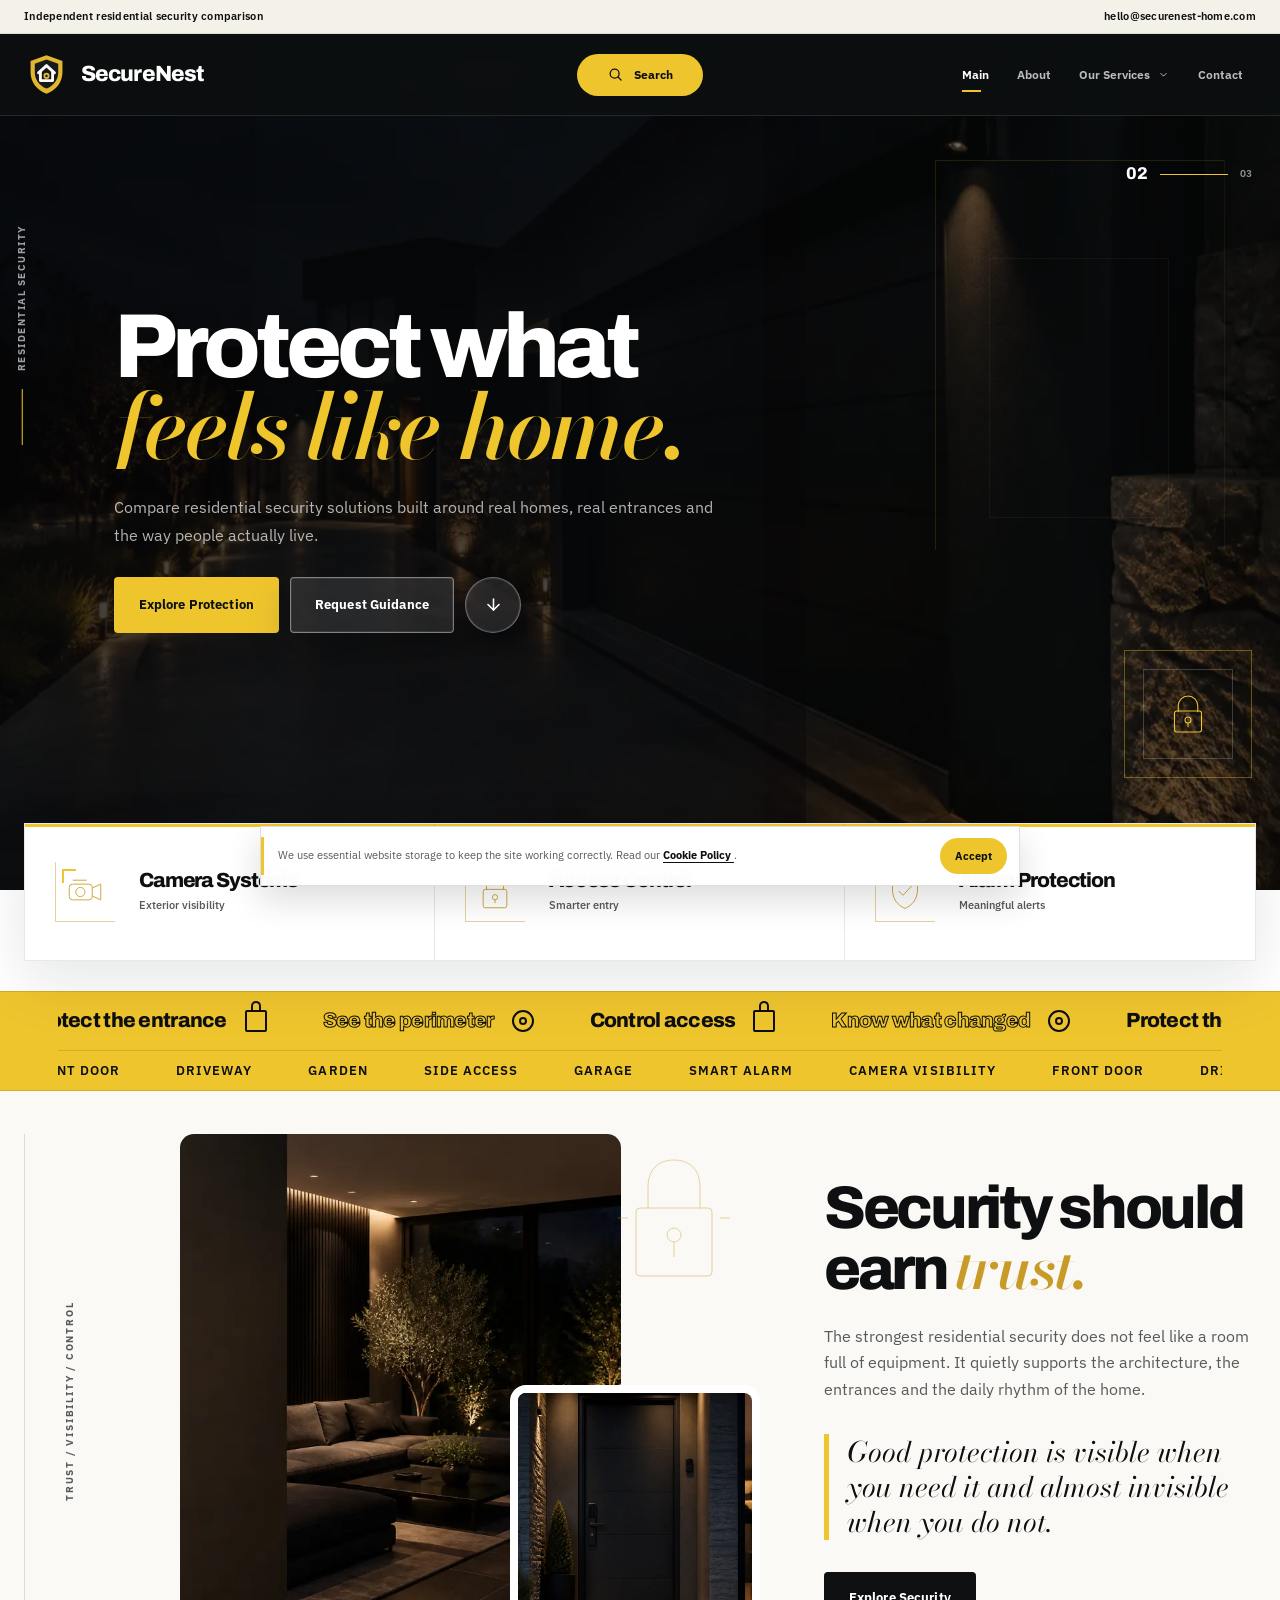
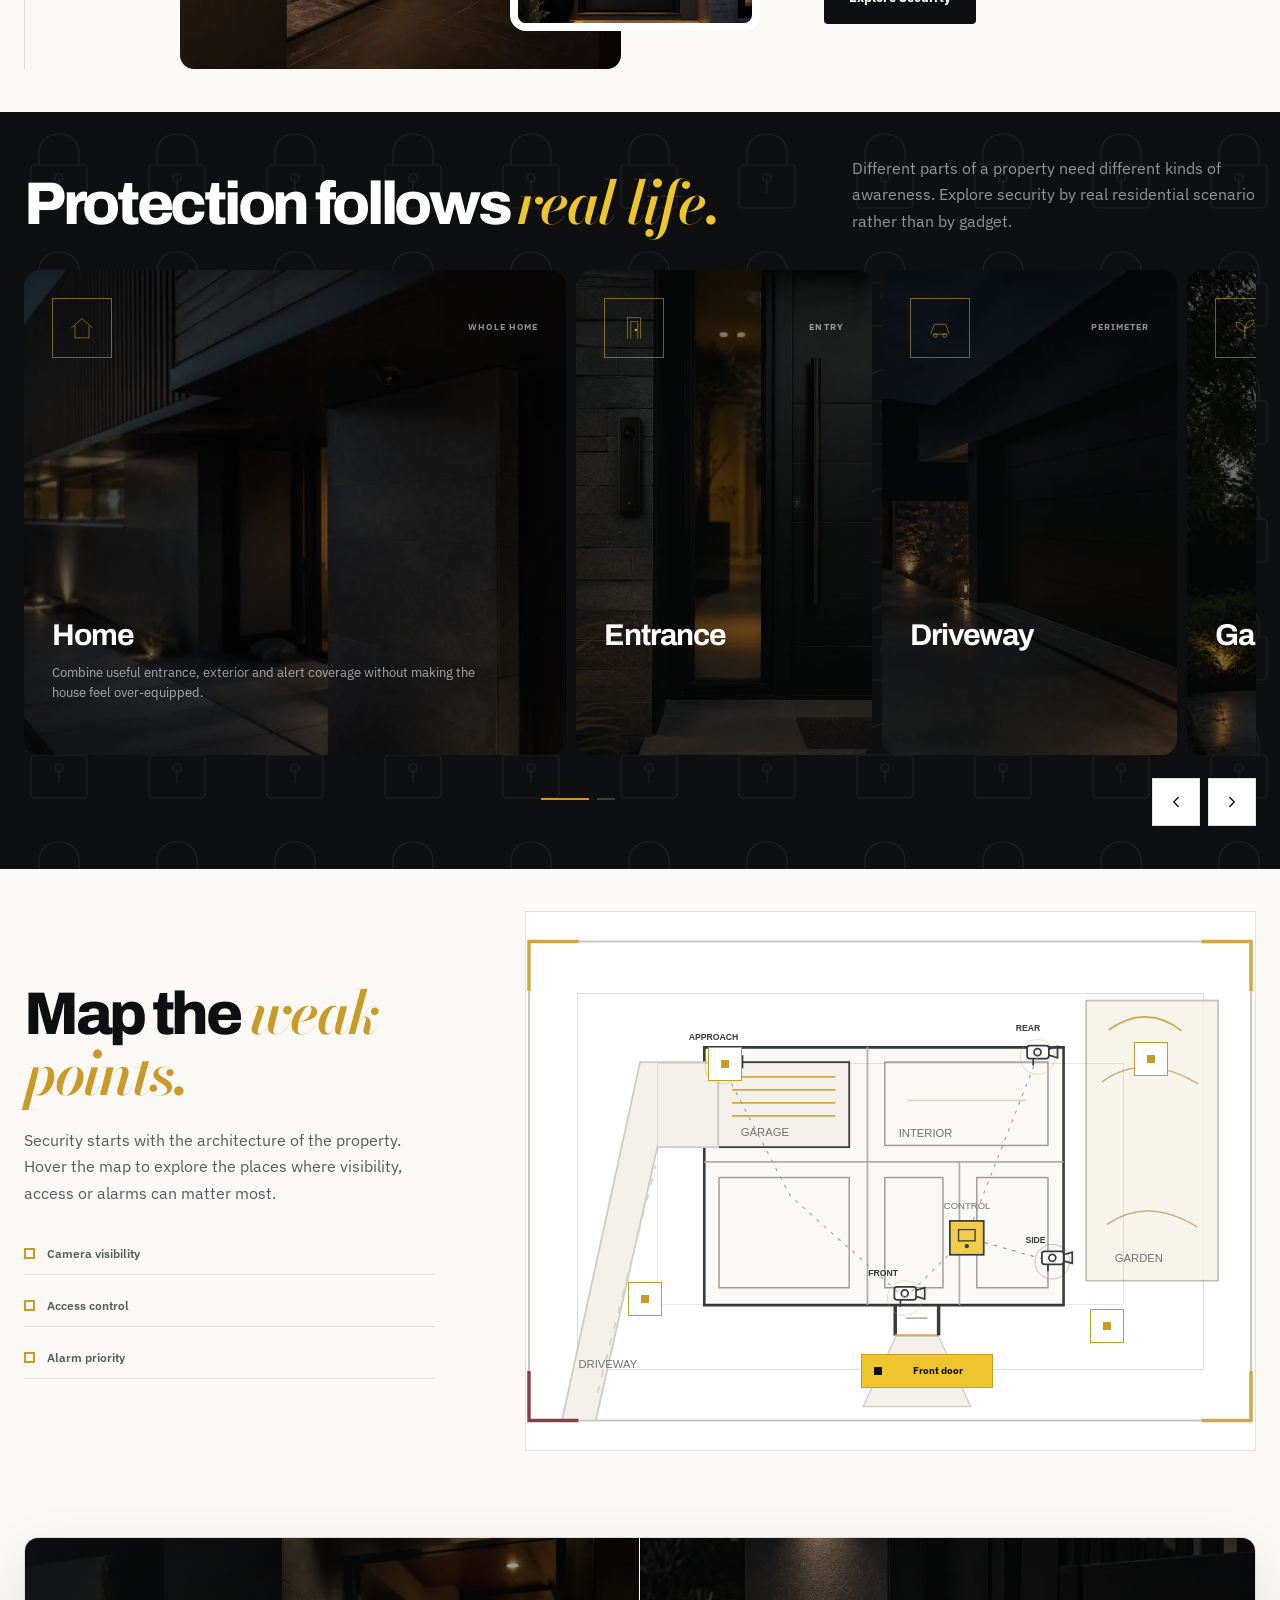
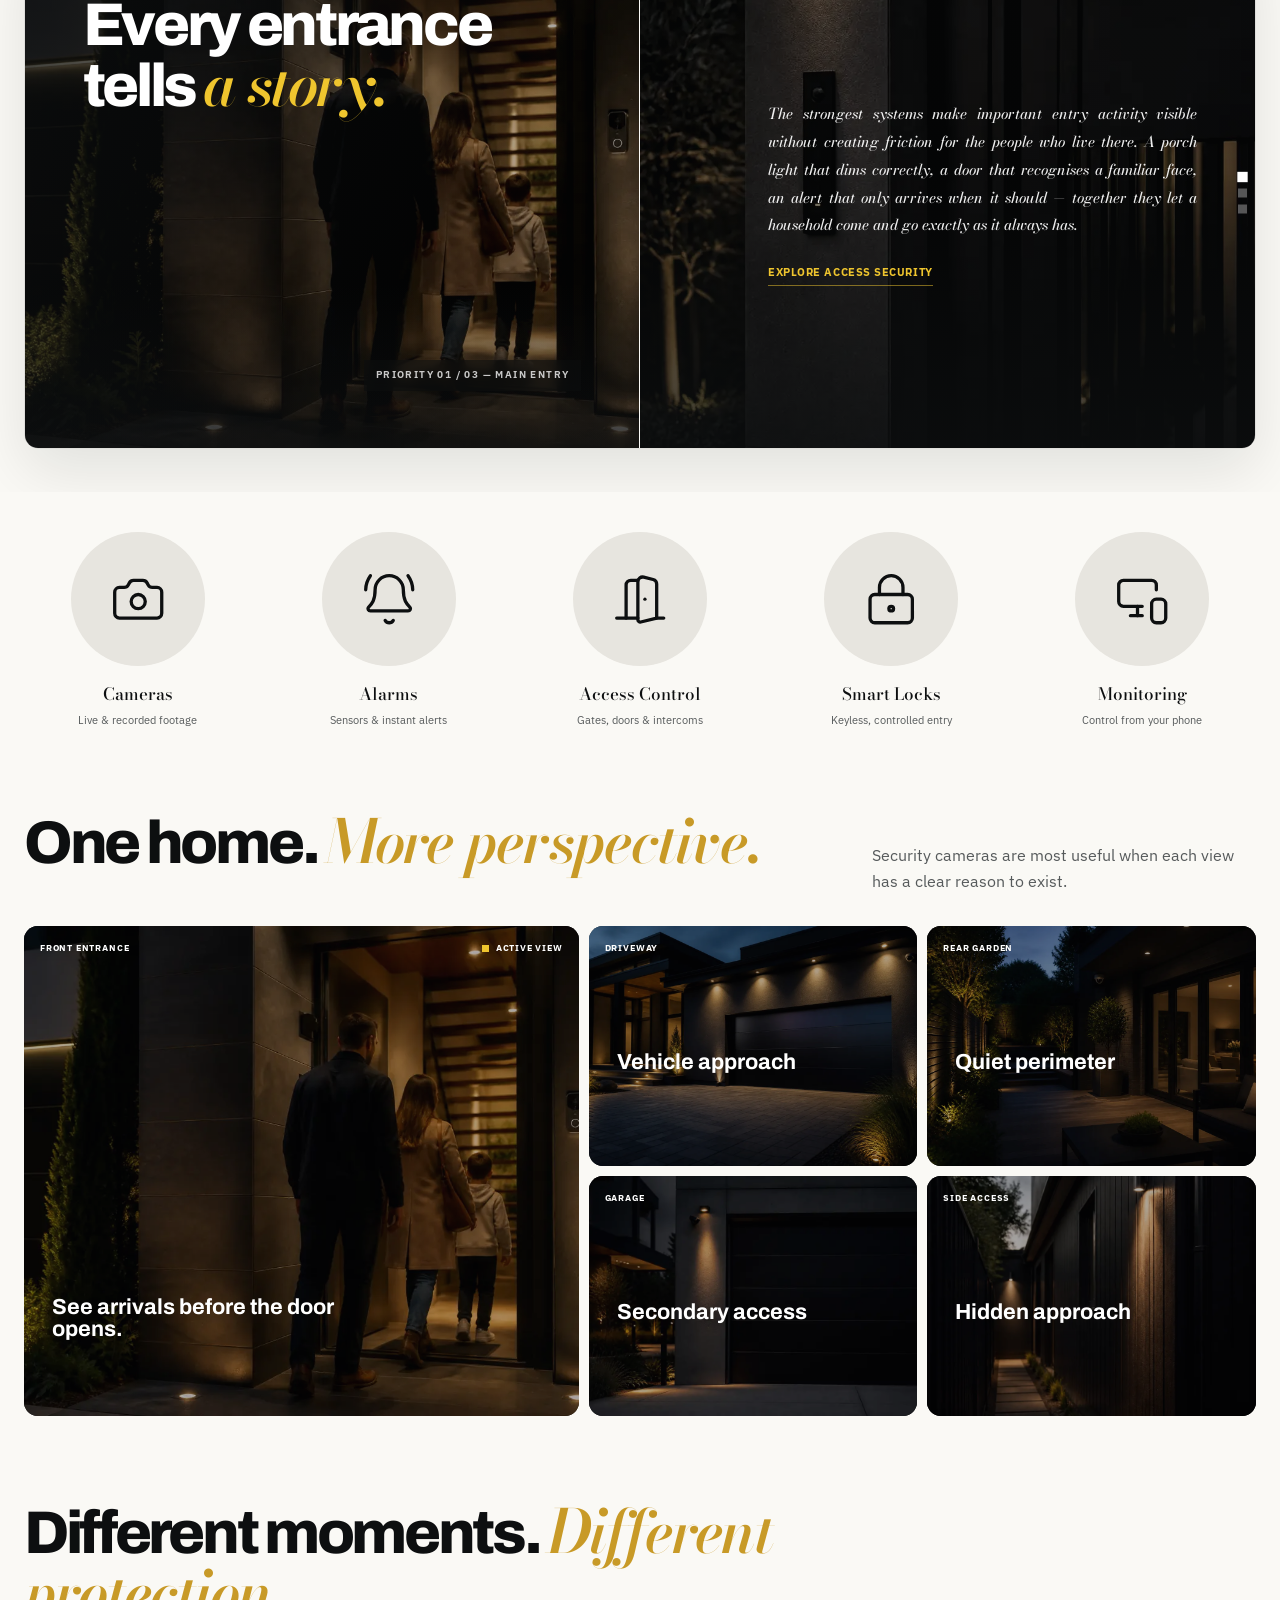
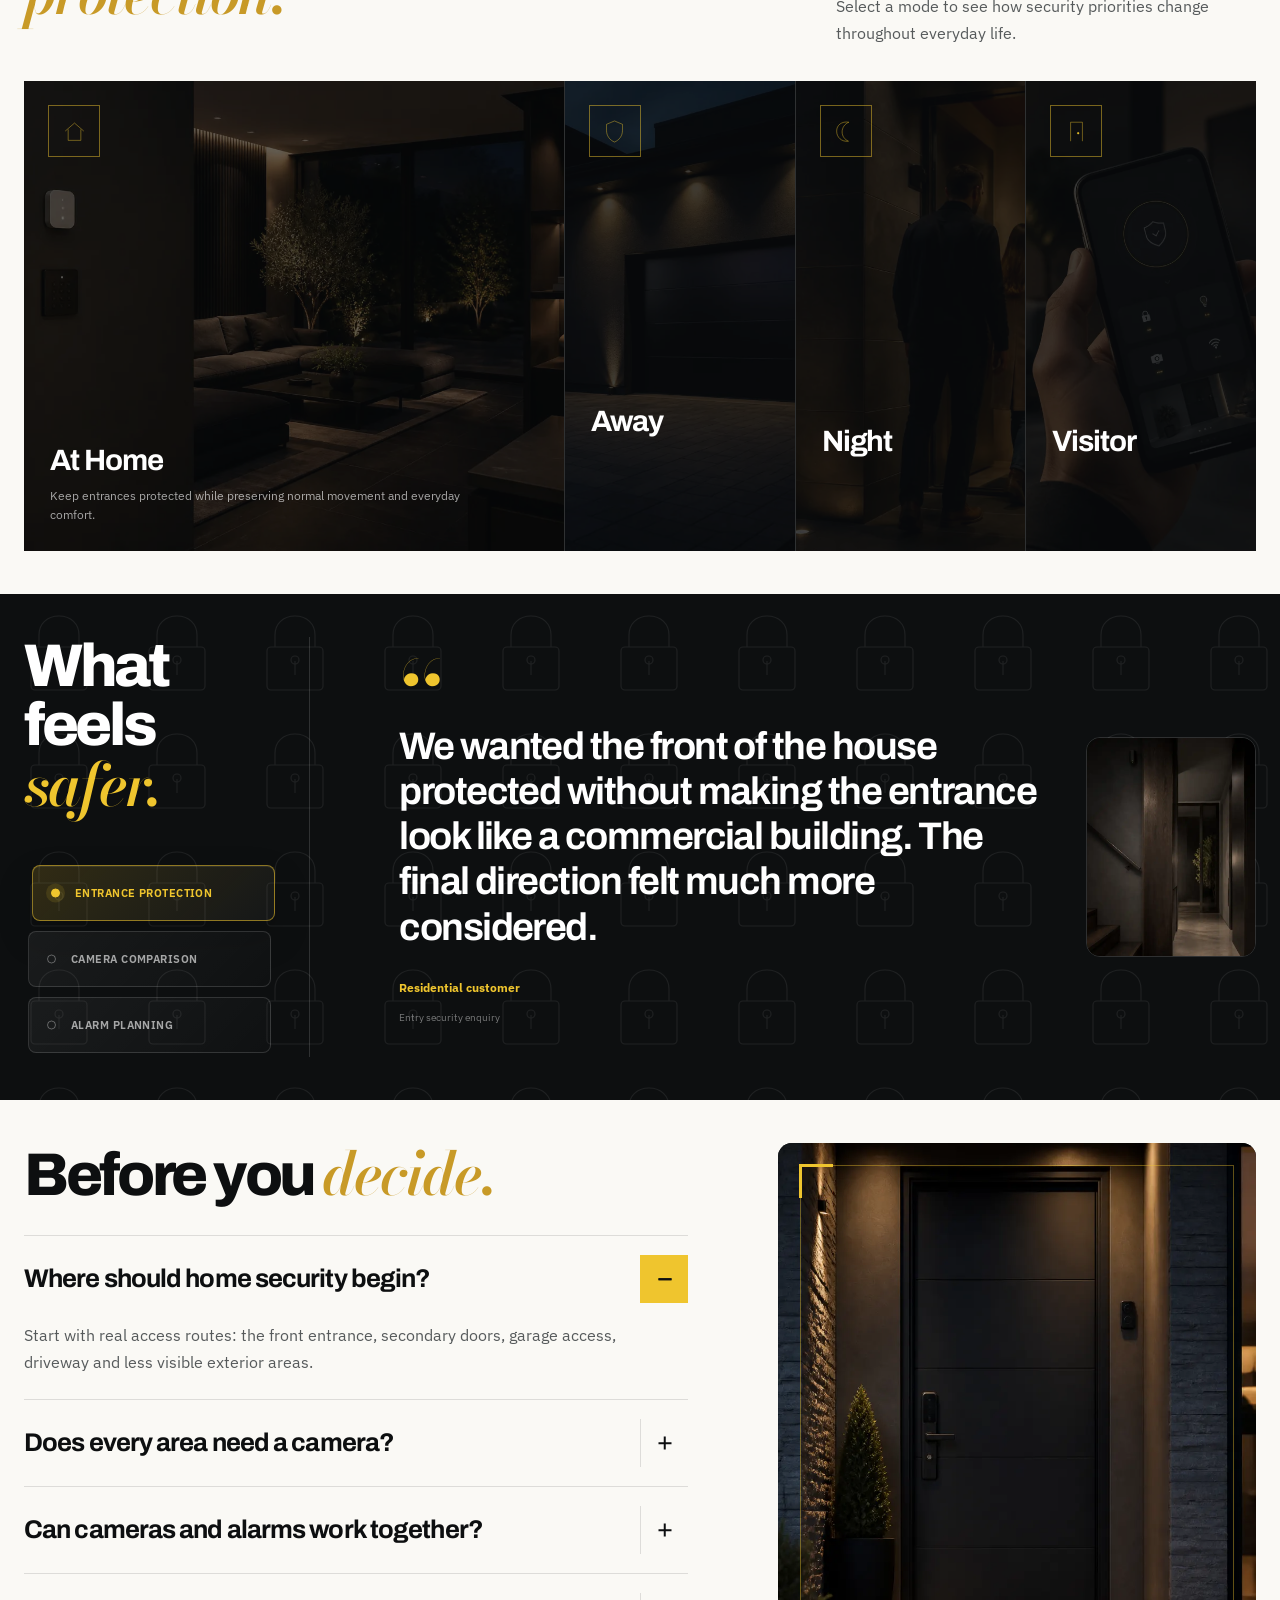
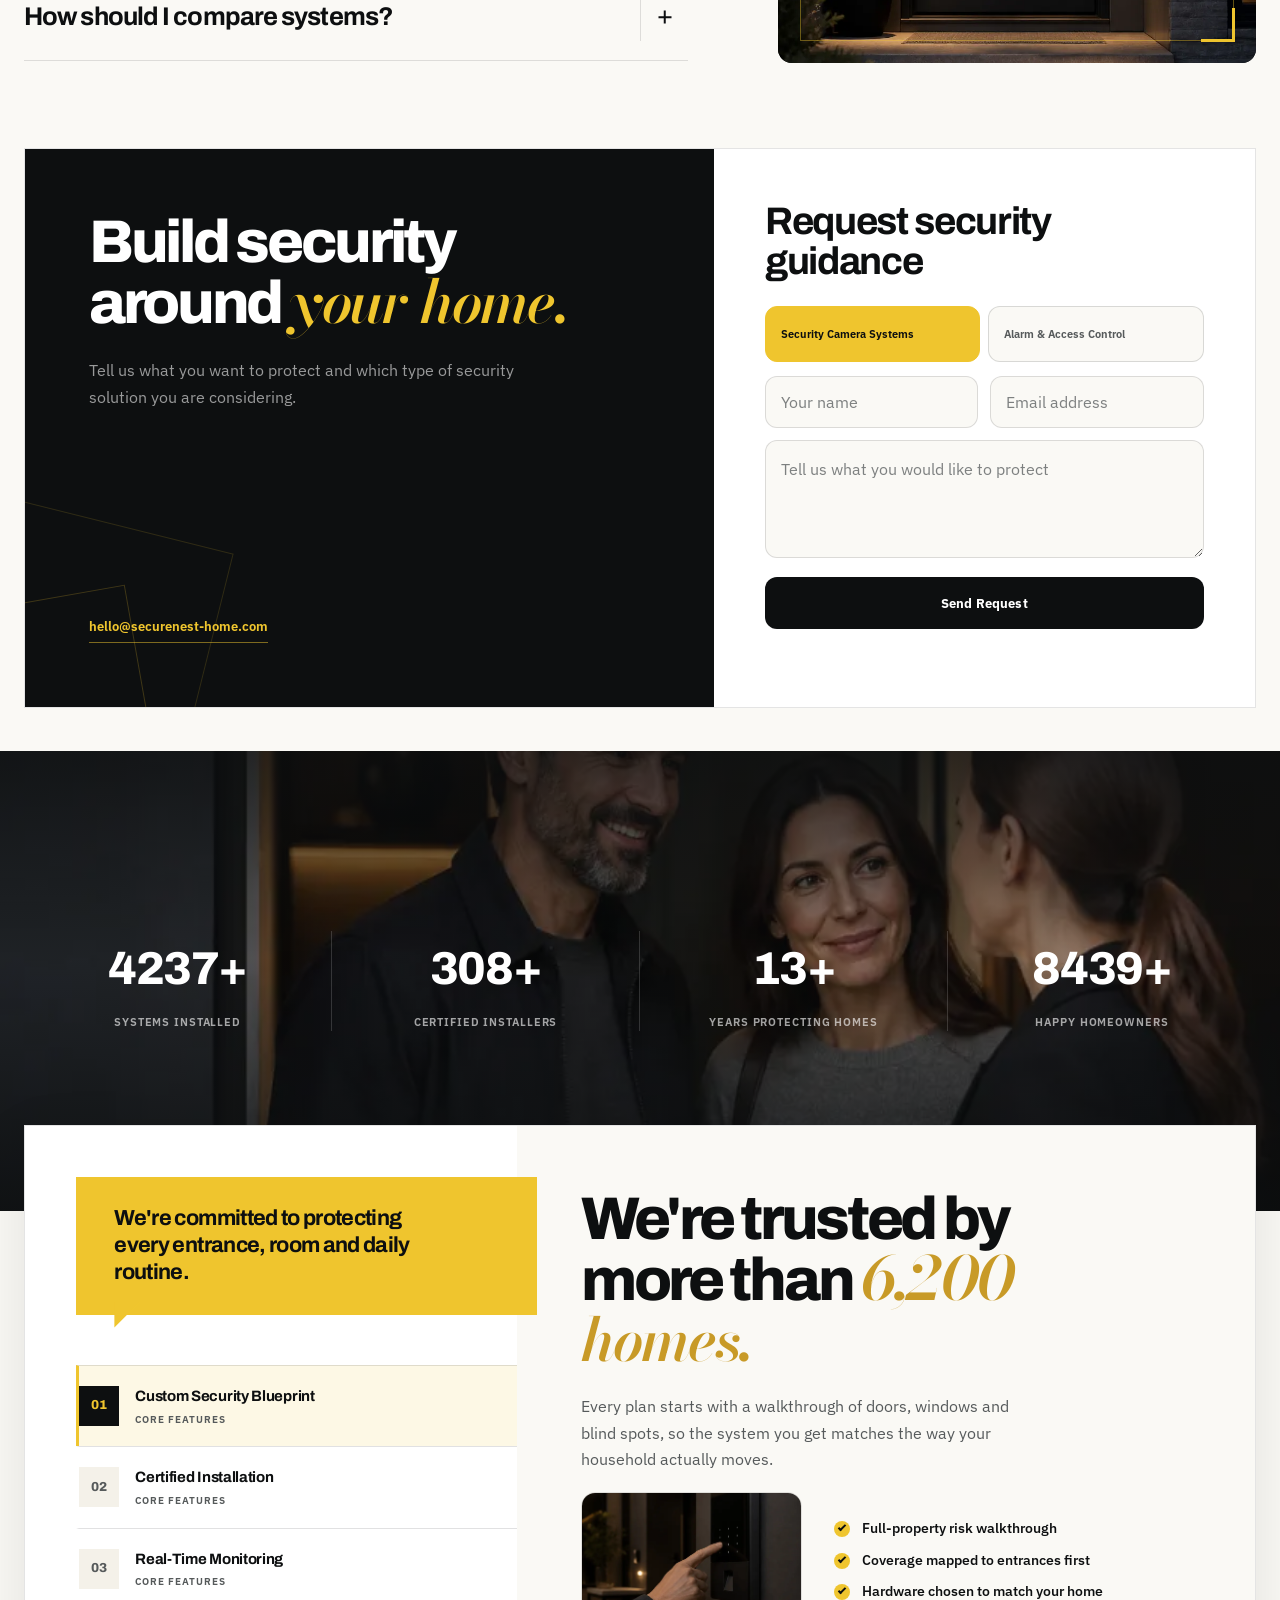
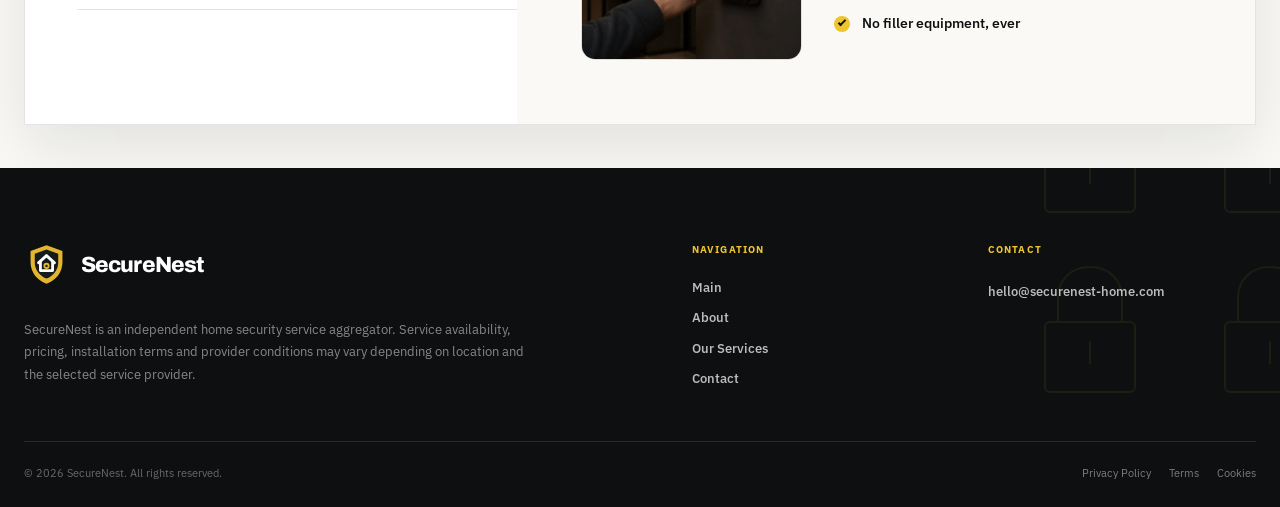
<file: index.html>
<!DOCTYPE html>
<html lang="en">
<head>
    <meta charset="UTF-8">

    <meta
        name="viewport"
        content="width=device-width, initial-scale=1.0"
    >

    <meta
        name="description"
        content="Compare premium residential home security solutions including camera systems, alarms, access control and connected protection."
    >

    <meta
        name="theme-color"
        content="#0d0f10"
    >

    <title>SecureNest | Home Security</title>

    <link
        rel="icon"
        href="assets/icons/favicon.svg"
        type="image/svg+xml"
    >

    <link
        rel="preconnect"
        href="https://fonts.googleapis.com"
    >

    <link
        rel="preconnect"
        href="https://fonts.gstatic.com"
        crossorigin
    >

    <link
        href="https://fonts.googleapis.com/css2?family=Archivo:wght@500;600;700;800;900&family=Bodoni+Moda:ital,opsz,wght@0,6..96,600;1,6..96,600;1,6..96,700&family=IBM+Plex+Sans:wght@400;500;600;700&display=swap"
        rel="stylesheet"
    >

    <link
        rel="stylesheet"
        href="assets/vendor/swiper-bundle.min.css"
    >

    <link
        rel="stylesheet"
        href="assets/vendor/aos.css"
    >

    <link
        rel="stylesheet"
        href="assets/css/global.css"
    >

    <link
        rel="stylesheet"
        href="assets/css/index.css"
    >
</head>


<body
    class="home-page"
    data-page="home"
>

    <a
        class="skip-link"
        href="#main-content"
    >
        Skip to content
    </a>




    <header class="site-header">

        <div class="header-info">

            <div class="container header-info__inner">

                <div class="header-info__message">
                    Independent residential security comparison
                </div>

                <a
                    class="header-info__email"
                    href="#"
                    data-config-email-link
                >
                    hello@securenest-home.com
                </a>

            </div>

        </div>


        <div class="header-main">

            <div class="container header-main__inner">

                <a
                    class="brand"
                    href="index.html"
                    aria-label=""
                    data-config-brand-home-label
                >

                    <img
                        class="brand__logo"
                        src="assets/icons/logo.svg"
                        alt=""
                        width="45"
                        height="45"
                        data-config-logo
                    >

                    <span
                        class="brand__name"
                        data-config-brand
                    >

                    </span>

                </a>




                <div class="header-search">

                    <button
                        class="header-search__button"
                        type="button"
                        data-search-open
                        aria-label="Search website"
                    >

                        <svg
                            class="header-search__icon"
                            viewBox="0 0 24 24"
                            fill="none"
                            aria-hidden="true"
                        >
                            <circle
                                cx="10.8"
                                cy="10.8"
                                r="6.3"
                                stroke="currentColor"
                                stroke-width="1.8"
                            />

                            <path
                                d="M15.5 15.5L20 20"
                                stroke="currentColor"
                                stroke-width="1.8"
                                stroke-linecap="round"
                            />
                        </svg>

                        <span class="header-search__text">
                            Search
                        </span>

                    </button>

                </div>




                <nav
                    class="main-nav"
                    aria-label="Main navigation"
                >

                    <ul class="main-nav__list">

                        <li class="main-nav__item">

                            <a
                                class="main-nav__link"
                                href="index.html"
                                data-nav-page="home"
                            >
                                <span data-nav-main>
                                    Main
                                </span>
                            </a>

                        </li>


                        <li class="main-nav__item">

                            <a
                                class="main-nav__link"
                                href="#about"
                            >
                                <span data-nav-about>
                                    About
                                </span>
                            </a>

                        </li>


                        <li class="main-nav__item">

                            <button
                                class="main-nav__trigger"
                                type="button"
                                aria-haspopup="true"
                            >

                                <span data-nav-services>
                                    Our Services
                                </span>

                                <svg
                                    class="main-nav__chevron"
                                    viewBox="0 0 24 24"
                                    fill="none"
                                    aria-hidden="true"
                                >
                                    <path
                                        d="M7 10L12 15L17 10"
                                        stroke="currentColor"
                                        stroke-width="1.8"
                                        stroke-linecap="round"
                                        stroke-linejoin="round"
                                    />
                                </svg>

                            </button>


                            <div class="nav-dropdown">

                                <a
                                    class="nav-dropdown__link"
                                    href="security-camera-systems.html"
                                >

                                    <span>
                                        Security Camera Systems
                                    </span>

                                    <span class="nav-dropdown__icon">

                                        <svg
                                            viewBox="0 0 24 24"
                                            fill="none"
                                            aria-hidden="true"
                                        >
                                            <rect
                                                x="3"
                                                y="7"
                                                width="14"
                                                height="10"
                                                rx="3"
                                                stroke="currentColor"
                                                stroke-width="1.6"
                                            />

                                            <circle
                                                cx="10"
                                                cy="12"
                                                r="2.5"
                                                stroke="currentColor"
                                                stroke-width="1.6"
                                            />

                                            <path
                                                d="M17 10L21 8V16L17 14"
                                                stroke="currentColor"
                                                stroke-width="1.6"
                                                stroke-linejoin="round"
                                            />
                                        </svg>

                                    </span>

                                </a>


                                <a
                                    class="nav-dropdown__link"
                                    href="alarm-access-control.html"
                                >

                                    <span>
                                        Alarm &amp; Access Control
                                    </span>

                                    <span class="nav-dropdown__icon">

                                        <svg
                                            viewBox="0 0 24 24"
                                            fill="none"
                                            aria-hidden="true"
                                        >
                                            <path
                                                d="M6 10V8C6 4.7 8.7 2 12 2C15.3 2 18 4.7 18 8V10"
                                                stroke="currentColor"
                                                stroke-width="1.6"
                                            />

                                            <rect
                                                x="4"
                                                y="10"
                                                width="16"
                                                height="11"
                                                rx="3"
                                                stroke="currentColor"
                                                stroke-width="1.6"
                                            />

                                            <circle
                                                cx="12"
                                                cy="15"
                                                r="1.5"
                                                stroke="currentColor"
                                                stroke-width="1.6"
                                            />
                                        </svg>

                                    </span>

                                </a>

                            </div>

                        </li>


                        <li class="main-nav__item">

                            <a
                                class="main-nav__link"
                                href="#contact"
                            >
                                <span data-nav-contact>
                                    Contact
                                </span>
                            </a>

                        </li>

                    </ul>

                </nav>


                <button
                    class="menu-toggle"
                    type="button"
                    aria-label="Open menu"
                    aria-expanded="false"
                    aria-controls="mobile-menu"
                >

                    <span class="menu-toggle__inner">

                        <span class="menu-toggle__line"></span>
                        <span class="menu-toggle__line"></span>

                    </span>

                </button>

            </div>

        </div>

    </header>




    <div
        class="mobile-menu"
        id="mobile-menu"
    >

        <div class="mobile-menu__inner">

            <nav
                class="mobile-menu__nav"
                aria-label="Mobile navigation"
            >

                <a
                    class="mobile-menu__link"
                    href="index.html"
                >
                    <span data-nav-main>
                        Main
                    </span>
                </a>

                <a
                    class="mobile-menu__link"
                    href="#about"
                >
                    <span data-nav-about>
                        About
                    </span>
                </a>

                <a
                    class="mobile-menu__link"
                    href="#services"
                >
                    <span data-nav-services>
                        Our Services
                    </span>
                </a>


                <div class="mobile-menu__services">

                    <a
                        class="mobile-menu__service"
                        href="security-camera-systems.html"
                    >
                        Security Camera Systems
                    </a>

                    <a
                        class="mobile-menu__service"
                        href="alarm-access-control.html"
                    >
                        Alarm &amp; Access Control
                    </a>

                </div>


                <a
                    class="mobile-menu__link"
                    href="#contact"
                >
                    <span data-nav-contact>
                        Contact
                    </span>
                </a>

            </nav>

        </div>

    </div>




    <div
        class="search-panel"
        role="dialog"
        aria-modal="true"
        aria-labelledby="site-search-title"
        aria-hidden="true"
        data-search-panel
    >

        <div class="search-panel__inner">

            <button
                class="search-panel__close"
                type="button"
                aria-label="Close search"
                data-search-close
            >
                <svg
                    viewBox="0 0 24 24"
                    fill="none"
                    aria-hidden="true"
                >
                    <path
                        d="M6 6L18 18M18 6L6 18"
                        stroke="currentColor"
                        stroke-width="1.7"
                        stroke-linecap="round"
                    />
                </svg>
            </button>


            <div
                class="search-panel__title"
                id="site-search-title"
            >
                Find your
                <span class="accent-serif accent-yellow">
                    protection.
                </span>
            </div>


            <form
                class="search-panel__field"
                data-search-form
            >

                <input
                    class="search-panel__input"
                    type="search"
                    aria-label="Search website"
                    placeholder="Search cameras, alarms, access..."
                    autocomplete="off"
                    data-search-input
                >

                <button
                    class="search-panel__submit"
                    type="submit"
                >
                    Search
                </button>

            </form>


            <div
                class="search-results"
                data-search-results
                aria-live="polite"
            ></div>

        </div>

    </div>


    <main
        class="site"
        id="main-content"
    >




        <section class="hero">

            <div
                class="hero__media"
                aria-hidden="true"
            >

                <div
                    class="hero__scene"
                    data-hero-image="assets/images/hero/security-entry-wide.webp"
                ></div>

                <div
                    class="hero__scene"
                    data-hero-image="assets/images/hero/security-residence-03.webp"
                ></div>

                <div
                    class="hero__scene"
                    data-hero-image="assets/images/generated/modern-home-facade.webp"
                ></div>

            </div>


            <div class="hero__veil"></div>
            <div class="hero__left-shade"></div>
            <div class="hero__architecture"></div>


            <div
                class="hero__vertical-note"
                aria-hidden="true"
            >
                Residential security
            </div>


            <div class="container hero__inner">

                <div class="hero__content">

                    <h1 class="hero__title">

                        <span class="hero__line">
                            <span class="hero__line-inner">
                                Protect what
                            </span>
                        </span>

                        <span class="hero__line">
                            <span class="hero__line-inner hero__title-accent">
                                feels like home.
                            </span>
                        </span>

                    </h1>


                    <p class="hero__copy">
                        Compare residential security solutions built
                        around real homes, real entrances and the way
                        people actually live.
                    </p>


                    <div class="hero__actions">

                        <a
                            class="btn btn--primary"
                            href="#services"
                        >
                            Explore Protection
                        </a>

                        <a
                            class="btn btn--outline"
                            href="#contact"
                        >
                            Request Guidance
                        </a>

                        <a
                            class="btn btn--round"
                            href="#about"
                            aria-label="Scroll to about section"
                        >
                            <svg
                                viewBox="0 0 24 24"
                                aria-hidden="true"
                            >
                                <path d="M12 5v14"></path>
                                <path d="m19 12-7 7-7-7"></path>
                            </svg>
                        </a>

                    </div>

                </div>

            </div>


            <div
                class="hero__security-mark"
                aria-hidden="true"
            >

                <svg
                    viewBox="0 0 64 64"
                    fill="none"
                >
                    <path
                        d="M19 29V21C19 13.8 24.8 8 32 8C39.2 8 45 13.8 45 21V29"
                        stroke="currentColor"
                        stroke-linecap="round"
                    />

                    <rect
                        x="14"
                        y="28"
                        width="36"
                        height="28"
                        rx="3"
                        stroke="currentColor"
                    />

                    <circle
                        cx="32"
                        cy="40"
                        r="4"
                        stroke="currentColor"
                    />

                    <path
                        d="M32 44V49"
                        stroke="currentColor"
                        stroke-linecap="round"
                    />
                </svg>

            </div>


            <div
                class="hero__progress"
                aria-hidden="true"
            >

                <span class="hero__progress-current">
                    01
                </span>

                <span class="hero__progress-track">
                    <span class="hero__progress-bar"></span>
                </span>

                <span class="hero__progress-total">
                    03
                </span>

            </div>

        </section>




        <div class="security-rail-wrap">

            <div class="container">

                <div class="security-rail">

                    <a
                        class="security-rail__item"
                        href="security-camera-systems.html"
                    >

                        <div class="security-rail__icon">

                            <svg
                                viewBox="0 0 64 64"
                                fill="none"
                                aria-hidden="true"
                            >
                                <rect
                                    x="8"
                                    y="20"
                                    width="35"
                                    height="24"
                                    rx="5"
                                    stroke="currentColor"
                                />

                                <circle
                                    cx="25"
                                    cy="32"
                                    r="7"
                                    stroke="currentColor"
                                />

                                <path
                                    d="M43 26L56 20V44L43 38"
                                    stroke="currentColor"
                                    stroke-linejoin="round"
                                />

                                <path
                                    d="M14 14H34"
                                    stroke="currentColor"
                                    stroke-linecap="round"
                                />
                            </svg>

                        </div>

                        <div>

                            <h2 class="security-rail__title">
                                Camera Systems
                            </h2>

                            <span class="security-rail__hint">
                                Exterior visibility
                            </span>

                        </div>

                    </a>


                    <a
                        class="security-rail__item"
                        href="alarm-access-control.html"
                    >

                        <div class="security-rail__icon">

                            <svg
                                viewBox="0 0 64 64"
                                fill="none"
                                aria-hidden="true"
                            >
                                <path
                                    d="M19 29V21C19 13.8 24.8 8 32 8C39.2 8 45 13.8 45 21V29"
                                    stroke="currentColor"
                                />

                                <rect
                                    x="14"
                                    y="28"
                                    width="36"
                                    height="28"
                                    rx="3"
                                    stroke="currentColor"
                                />

                                <circle
                                    cx="32"
                                    cy="40"
                                    r="4"
                                    stroke="currentColor"
                                />

                                <path
                                    d="M32 44V49"
                                    stroke="currentColor"
                                />
                            </svg>

                        </div>

                        <div>

                            <h2 class="security-rail__title">
                                Access Control
                            </h2>

                            <span class="security-rail__hint">
                                Smarter entry
                            </span>

                        </div>

                    </a>


                    <a
                        class="security-rail__item"
                        href="#protection-modes"
                    >

                        <div class="security-rail__icon">

                            <svg
                                viewBox="0 0 64 64"
                                fill="none"
                                aria-hidden="true"
                            >
                                <path
                                    d="M32 7L51 15V29C51 42 43.7 52 32 57C20.3 52 13 42 13 29V15L32 7Z"
                                    stroke="currentColor"
                                    stroke-linejoin="round"
                                />

                                <path
                                    d="M23 31L29 37L42 23"
                                    stroke="currentColor"
                                    stroke-linecap="round"
                                    stroke-linejoin="round"
                                />
                            </svg>

                        </div>

                        <div>

                            <h2 class="security-rail__title">
                                Alarm Protection
                            </h2>

                            <span class="security-rail__hint">
                                Meaningful alerts
                            </span>

                        </div>

                    </a>

                </div>

            </div>

        </div>




        <section
            class="signal-marquee"
            aria-label="Home security services"
        >

            <div class="signal-marquee__lane signal-marquee__lane--forward">

                <div class="signal-marquee__group">

                    <span class="signal-marquee__item">
                        Protect the entrance
                        <span class="signal-marquee__symbol signal-marquee__symbol--lock"></span>
                    </span>

                    <span class="signal-marquee__item signal-marquee__outline">
                        See the perimeter
                        <span class="signal-marquee__symbol signal-marquee__symbol--lens"></span>
                    </span>

                    <span class="signal-marquee__item">
                        Control access
                        <span class="signal-marquee__symbol signal-marquee__symbol--lock"></span>
                    </span>

                    <span class="signal-marquee__item signal-marquee__outline">
                        Know what changed
                        <span class="signal-marquee__symbol signal-marquee__symbol--lens"></span>
                    </span>

                </div>


                <div
                    class="signal-marquee__group"
                    aria-hidden="true"
                >

                    <span class="signal-marquee__item">
                        Protect the entrance
                        <span class="signal-marquee__symbol signal-marquee__symbol--lock"></span>
                    </span>

                    <span class="signal-marquee__item signal-marquee__outline">
                        See the perimeter
                        <span class="signal-marquee__symbol signal-marquee__symbol--lens"></span>
                    </span>

                    <span class="signal-marquee__item">
                        Control access
                        <span class="signal-marquee__symbol signal-marquee__symbol--lock"></span>
                    </span>

                    <span class="signal-marquee__item signal-marquee__outline">
                        Know what changed
                        <span class="signal-marquee__symbol signal-marquee__symbol--lens"></span>
                    </span>

                </div>

            </div>


            <div class="signal-marquee__lane signal-marquee__lane--reverse">

                <div class="signal-marquee__group">

                    <span class="signal-marquee__item">
                        Front door
                    </span>

                    <span class="signal-marquee__item">
                        Driveway
                    </span>

                    <span class="signal-marquee__item">
                        Garden
                    </span>

                    <span class="signal-marquee__item">
                        Side access
                    </span>

                    <span class="signal-marquee__item">
                        Garage
                    </span>

                    <span class="signal-marquee__item">
                        Smart alarm
                    </span>

                    <span class="signal-marquee__item">
                        Camera visibility
                    </span>

                </div>


                <div
                    class="signal-marquee__group"
                    aria-hidden="true"
                >

                    <span class="signal-marquee__item">
                        Front door
                    </span>

                    <span class="signal-marquee__item">
                        Driveway
                    </span>

                    <span class="signal-marquee__item">
                        Garden
                    </span>

                    <span class="signal-marquee__item">
                        Side access
                    </span>

                    <span class="signal-marquee__item">
                        Garage
                    </span>

                    <span class="signal-marquee__item">
                        Smart alarm
                    </span>

                    <span class="signal-marquee__item">
                        Camera visibility
                    </span>

                </div>

            </div>

        </section>




        <section
            class="section section--white trust-editorial"
            id="about"
        >

            <div class="container trust-editorial__layout">

                <div
                    class="trust-editorial__vertical"
                    aria-hidden="true"
                >
                    Trust / visibility / control
                </div>


                <div
                    class="trust-editorial__media">

                    <img
                        class="trust-editorial__main-photo reveal-image"
                        src="assets/images/generated/secure-living-room-night.webp"
                        alt="Modern residential property with discreet security"
                        loading="lazy"
                    >

                    <img
                        class="trust-editorial__detail-photo reveal-image"
                        src="assets/images/generated/entry-smart-lock.webp"
                        alt="Premium residential door lock detail"
                        loading="lazy"
                    >


                    <div
                        class="trust-editorial__lock-drawing"
                        aria-hidden="true"
                    >

                        <svg
                            viewBox="0 0 120 150"
                            fill="none"
                        >
                            <path
                                d="M34 65V43C34 26 44 16 60 16C76 16 86 26 86 43V65"
                            />

                            <rect
                                x="22"
                                y="64"
                                width="76"
                                height="68"
                                rx="4"
                            />

                            <circle
                                cx="60"
                                cy="91"
                                r="7"
                            />

                            <path
                                d="M60 98V113"
                            />

                            <path
                                d="M14 74H4M106 74H116"
                            />
                        </svg>

                    </div>

                </div>


                <div class="trust-editorial__content">

                    <h2
                        class="trust-editorial__title"
                        data-aos="fade-up"
                    >
                        Security should earn
                        <span class="accent-serif accent-mustard">
                            trust.
                        </span>
                    </h2>


                    <p
                        class="trust-editorial__copy"
                        data-aos="fade-up"
                    >
                        The strongest residential security does not
                        feel like a room full of equipment. It quietly
                        supports the architecture, the entrances and the
                        daily rhythm of the home.
                    </p>


                    <div
                        class="trust-editorial__statement"
                        data-aos="fade-up"
                    >

                        <span class="trust-editorial__statement-line"></span>

                        <p class="trust-editorial__statement-text">
                            Good protection is visible when you need it
                            and almost invisible when you do not.
                        </p>

                    </div>


                    <a
                        class="btn btn--dark"
                        href="#services"
                    >
                        Explore Security
                    </a>

                </div>

            </div>

        </section>




        <section
            class="section security-scenarios"
            id="services"
        >

            <div class="pattern-locks"></div>


            <div class="container">

                <div class="security-scenarios__header">

                    <h2
                        class="section-heading__title"
                        data-aos="fade-up"
                    >
                        Protection follows
                        <span class="accent-serif accent-yellow">
                            real life.
                        </span>
                    </h2>

                    <p
                        class="security-scenarios__copy"
                        data-aos="fade-up"
                    >
                        Different parts of a property need different
                        kinds of awareness. Explore security by real
                        residential scenario rather than by gadget.
                    </p>

                </div>


                <div class="security-scenarios__viewport">

                    <div class="swiper security-scenarios__slider">

                        <div class="swiper-wrapper">




                            <div class="swiper-slide">

                                <article class="scenario-card">

                                    <img
                                        class="scenario-card__image reveal-image"
                                        src="assets/images/hero/security-residence-02.webp"
                                        alt="Secure modern private home"
                                        loading="lazy"
                                    >

                                    <div class="scenario-card__shade"></div>


                                    <div class="scenario-card__content">

                                        <div class="scenario-card__top">

                                            <div class="scenario-card__symbol">

                                                <svg
                                                    viewBox="0 0 64 64"
                                                    fill="none"
                                                    aria-hidden="true"
                                                >
                                                    <path
                                                        d="M10 31L32 12L54 31"
                                                        stroke="currentColor"
                                                        stroke-linecap="round"
                                                        stroke-linejoin="round"
                                                    />

                                                    <path
                                                        d="M17 27V53H47V27"
                                                        stroke="currentColor"
                                                    />
                                                </svg>

                                            </div>

                                            <span class="scenario-card__status">
                                                Whole home
                                            </span>

                                        </div>


                                        <h3 class="scenario-card__title">
                                            Home
                                        </h3>

                                        <p class="scenario-card__text">
                                            Combine useful entrance,
                                            exterior and alert coverage
                                            without making the house feel
                                            over-equipped.
                                        </p>

                                    </div>

                                </article>

                            </div>




                            <div class="swiper-slide">

                                <article class="scenario-card">

                                    <img
                                        class="scenario-card__image reveal-image"
                                        src="assets/images/about/door-lock-detail.webp"
                                        alt="Secure residential entrance"
                                        loading="lazy"
                                    >

                                    <div class="scenario-card__shade"></div>


                                    <div class="scenario-card__content">

                                        <div class="scenario-card__top">

                                            <div class="scenario-card__symbol">

                                                <svg
                                                    viewBox="0 0 64 64"
                                                    fill="none"
                                                    aria-hidden="true"
                                                >
                                                    <path
                                                        d="M18 55V10H46V55"
                                                        stroke="currentColor"
                                                    />

                                                    <path
                                                        d="M25 55V18H40V55"
                                                        stroke="currentColor"
                                                    />

                                                    <circle
                                                        cx="36"
                                                        cy="36"
                                                        r="2"
                                                        fill="currentColor"
                                                    />
                                                </svg>

                                            </div>

                                            <span class="scenario-card__status">
                                                Entry
                                            </span>

                                        </div>


                                        <h3 class="scenario-card__title">
                                            Entrance
                                        </h3>

                                        <p class="scenario-card__text">
                                            See arrivals, manage access
                                            and place alerts around the
                                            most frequently used entry.
                                        </p>

                                    </div>

                                </article>

                            </div>




                            <div class="swiper-slide">

                                <article class="scenario-card">

                                    <img
                                        class="scenario-card__image reveal-image"
                                        src="assets/images/hero/security-residence-03.webp"
                                        alt="Residential driveway security"
                                        loading="lazy"
                                    >

                                    <div class="scenario-card__shade"></div>


                                    <div class="scenario-card__content">

                                        <div class="scenario-card__top">

                                            <div class="scenario-card__symbol">

                                                <svg
                                                    viewBox="0 0 64 64"
                                                    fill="none"
                                                    aria-hidden="true"
                                                >
                                                    <path
                                                        d="M12 45L20 24H44L52 45"
                                                        stroke="currentColor"
                                                    />

                                                    <path
                                                        d="M17 45H47"
                                                        stroke="currentColor"
                                                    />

                                                    <circle
                                                        cx="22"
                                                        cy="48"
                                                        r="4"
                                                        stroke="currentColor"
                                                    />

                                                    <circle
                                                        cx="42"
                                                        cy="48"
                                                        r="4"
                                                        stroke="currentColor"
                                                    />
                                                </svg>

                                            </div>

                                            <span class="scenario-card__status">
                                                Perimeter
                                            </span>

                                        </div>


                                        <h3 class="scenario-card__title">
                                            Driveway
                                        </h3>

                                        <p class="scenario-card__text">
                                            Build useful visibility around
                                            vehicle access and the approach
                                            to the property.
                                        </p>

                                    </div>

                                </article>

                            </div>




                            <div class="swiper-slide">

                                <article class="scenario-card">

                                    <img
                                        class="scenario-card__image reveal-image"
                                        src="assets/images/security/camera-wall-garden.webp"
                                        alt="Secure rear garden"
                                        loading="lazy"
                                    >

                                    <div class="scenario-card__shade"></div>


                                    <div class="scenario-card__content">

                                        <div class="scenario-card__top">

                                            <div class="scenario-card__symbol">

                                                <svg
                                                    viewBox="0 0 64 64"
                                                    fill="none"
                                                    aria-hidden="true"
                                                >
                                                    <path
                                                        d="M32 56V28"
                                                        stroke="currentColor"
                                                    />

                                                    <path
                                                        d="M32 39C20 39 13 31 13 20C24 20 32 27 32 39Z"
                                                        stroke="currentColor"
                                                    />

                                                    <path
                                                        d="M32 32C42 32 49 25 51 15C41 15 34 21 32 32Z"
                                                        stroke="currentColor"
                                                    />
                                                </svg>

                                            </div>

                                            <span class="scenario-card__status">
                                                Rear access
                                            </span>

                                        </div>


                                        <h3 class="scenario-card__title">
                                            Garden
                                        </h3>

                                        <p class="scenario-card__text">
                                            Cover quieter rear areas and
                                            secondary routes without
                                            turning the garden into a
                                            surveillance zone.
                                        </p>

                                    </div>

                                </article>

                            </div>




                            <div class="swiper-slide">

                                <article class="scenario-card">

                                    <img
                                        class="scenario-card__image reveal-image"
                                        src="assets/images/security/camera-wall-garage.webp"
                                        alt="Residential garage security"
                                        loading="lazy"
                                    >

                                    <div class="scenario-card__shade"></div>


                                    <div class="scenario-card__content">

                                        <div class="scenario-card__top">

                                            <div class="scenario-card__symbol">

                                                <svg
                                                    viewBox="0 0 64 64"
                                                    fill="none"
                                                    aria-hidden="true"
                                                >
                                                    <path
                                                        d="M10 28L32 11L54 28"
                                                        stroke="currentColor"
                                                    />

                                                    <path
                                                        d="M15 26V53H49V26"
                                                        stroke="currentColor"
                                                    />

                                                    <rect
                                                        x="22"
                                                        y="34"
                                                        width="20"
                                                        height="19"
                                                        stroke="currentColor"
                                                    />
                                                </svg>

                                            </div>

                                            <span class="scenario-card__status">
                                                Secondary entry
                                            </span>

                                        </div>


                                        <h3 class="scenario-card__title">
                                            Garage
                                        </h3>

                                        <p class="scenario-card__text">
                                            Protect vehicle areas and
                                            internal doors that connect
                                            garages directly to the home.
                                        </p>

                                    </div>

                                </article>

                            </div>

                        </div>

                    </div>

                </div>


                <div class="security-scenarios__bottom">

                    <div class="swiper-pagination security-scenarios__pagination"></div>


                    <div class="slider-controls">

                        <button
                            class="slider-button security-scenarios__prev"
                            type="button"
                            aria-label="Previous scenario"
                        >
                            <svg
                                viewBox="0 0 24 24"
                                fill="none"
                                aria-hidden="true"
                            >
                                <path
                                    d="M15 6L9 12L15 18"
                                    stroke="currentColor"
                                    stroke-width="1.8"
                                    stroke-linecap="round"
                                    stroke-linejoin="round"
                                />
                            </svg>
                        </button>


                        <button
                            class="slider-button security-scenarios__next"
                            type="button"
                            aria-label="Next scenario"
                        >
                            <svg
                                viewBox="0 0 24 24"
                                fill="none"
                                aria-hidden="true"
                            >
                                <path
                                    d="M9 6L15 12L9 18"
                                    stroke="currentColor"
                                    stroke-width="1.8"
                                    stroke-linecap="round"
                                    stroke-linejoin="round"
                                />
                            </svg>
                        </button>

                    </div>

                </div>

            </div>

        </section>




        <section class="section protection-map">

            <div class="container protection-map__layout">

                <div class="protection-map__intro">

                    <h2 data-aos="fade-up">
                        Map the
                        <span class="accent-serif accent-mustard">
                            weak points.
                        </span>
                    </h2>

                    <p
                        class="protection-map__copy"
                        data-aos="fade-up"
                    >
                        Security starts with the architecture of the
                        property. Hover the map to explore the places
                        where visibility, access or alarms can matter
                        most.
                    </p>


                    <div class="protection-map__legend">

                        <div class="protection-map__legend-item">
                            <span class="protection-map__legend-mark"></span>
                            Camera visibility
                        </div>

                        <div class="protection-map__legend-item">
                            <span class="protection-map__legend-mark"></span>
                            Access control
                        </div>

                        <div class="protection-map__legend-item">
                            <span class="protection-map__legend-mark"></span>
                            Alarm priority
                        </div>

                    </div>

                </div>


                <div
                    class="protection-map__canvas">

                    <img
                        class="protection-map__house"
                        src="assets/images/security/home-plan.svg"
                        alt="Simplified residential security plan"
                    >


                    <button
                        class="protection-map__zone protection-map__zone--front is-active"
                        type="button"
                        data-zone="front"
                    >
                        <span class="protection-map__zone-label">
                            Front door
                        </span>
                    </button>


                    <button
                        class="protection-map__zone protection-map__zone--drive"
                        type="button"
                        data-zone="drive"
                    >
                        <span class="protection-map__zone-label">
                            Driveway
                        </span>
                    </button>


                    <button
                        class="protection-map__zone protection-map__zone--garden"
                        type="button"
                        data-zone="garden"
                    >
                        <span class="protection-map__zone-label">
                            Garden
                        </span>
                    </button>


                    <button
                        class="protection-map__zone protection-map__zone--side"
                        type="button"
                        data-zone="side"
                    >
                        <span class="protection-map__zone-label">
                            Side access
                        </span>
                    </button>


                    <button
                        class="protection-map__zone protection-map__zone--garage"
                        type="button"
                        data-zone="garage"
                    >
                        <span class="protection-map__zone-label">
                            Garage
                        </span>
                    </button>

                </div>

            </div>

        </section>




        <section
            class="section access-split"
            id="access"
        >

            <div class="container">

                <div class="access-split__frame">

                    <div class="swiper access-split__slider">

                        <div class="swiper-wrapper">

                            <div class="swiper-slide">

                                <div class="access-split__spread">

                                    <div class="access-split__panel access-split__panel--title">

                                        <img
                                            class="access-split__photo"
                                            src="assets/images/generated/family-entry-night.webp"
                                            alt=""
                                            loading="lazy"
                                        >

                                        <div class="access-split__panel-overlay"></div>

                                        <div class="access-split__panel-inner">

                                            <h2
                                                class="access-split__title">
                                                Every entrance tells
                                                <span class="accent-serif accent-yellow">
                                                    a story.
                                                </span>
                                            </h2>

                                            <span class="access-split__label">
                                                Priority 01 / 03 &mdash; Main Entry
                                            </span>

                                        </div>

                                    </div>


                                    <div class="access-split__panel access-split__panel--desc">

                                        <img
                                            class="access-split__photo"
                                            src="assets/images/services/access-scene-gate.webp"
                                            alt=""
                                            loading="lazy"
                                        >

                                        <div class="access-split__panel-overlay"></div>

                                        <div class="access-split__panel-inner">

                                            <p class="access-split__quote">
                                                The strongest systems make
                                                important entry activity
                                                visible without creating
                                                friction for the people who
                                                live there. A porch light
                                                that dims correctly, a door
                                                that recognises a familiar
                                                face, an alert that only
                                                arrives when it should —
                                                together they let a household
                                                come and go exactly as it
                                                always has.
                                            </p>

                                            <a
                                                class="access-split__link"
                                                href="alarm-access-control.html"
                                            >
                                                Explore Access Security
                                            </a>

                                        </div>

                                    </div>

                                </div>

                            </div>


                            <div class="swiper-slide">

                                <div class="access-split__spread">

                                    <div class="access-split__panel access-split__panel--title">

                                        <img
                                            class="access-split__photo"
                                            src="assets/images/generated/side-passage-motion.webp"
                                            alt=""
                                            loading="lazy"
                                        >

                                        <div class="access-split__panel-overlay"></div>

                                        <div class="access-split__panel-inner">

                                            <h2
                                                class="access-split__title">
                                                Alerts that actually
                                                <span class="accent-serif accent-yellow">
                                                    matter.
                                                </span>
                                            </h2>

                                            <span class="access-split__label">
                                                Priority 02 / 03 &mdash; Alarm Awareness
                                            </span>

                                        </div>

                                    </div>


                                    <div class="access-split__panel access-split__panel--desc">

                                        <img
                                            class="access-split__photo"
                                            src="assets/images/generated/alarm-sensor-frame.webp"
                                            alt=""
                                            loading="lazy"
                                        >

                                        <div class="access-split__panel-overlay"></div>

                                        <div class="access-split__panel-inner">

                                            <p class="access-split__quote">
                                                Meaningful alerts bring
                                                attention to what happens at
                                                the door without turning
                                                every gust of wind or passing
                                                fox into a notification. The
                                                system is tuned to tell the
                                                difference between ordinary
                                                movement and the kind of
                                                activity that is actually
                                                worth knowing about.
                                            </p>

                                            <a
                                                class="access-split__link"
                                                href="alarm-access-control.html"
                                            >
                                                Explore Access Security
                                            </a>

                                        </div>

                                    </div>

                                </div>

                            </div>


                            <div class="swiper-slide">

                                <div class="access-split__spread">

                                    <div class="access-split__panel access-split__panel--title">

                                        <img
                                            class="access-split__photo"
                                            src="assets/images/generated/gate-intercom-reader.webp"
                                            alt=""
                                            loading="lazy"
                                        >

                                        <div class="access-split__panel-overlay"></div>

                                        <div class="access-split__panel-inner">

                                            <h2
                                                class="access-split__title">
                                                Access, held
                                                <span class="accent-serif accent-yellow">
                                                    precisely.
                                                </span>
                                            </h2>

                                            <span class="access-split__label">
                                                Priority 03 / 03 &mdash; Controlled Access
                                            </span>

                                        </div>

                                    </div>


                                    <div class="access-split__panel access-split__panel--desc">

                                        <img
                                            class="access-split__photo"
                                            src="assets/images/generated/camera-detail-graphite.webp"
                                            alt=""
                                            loading="lazy"
                                        >

                                        <div class="access-split__panel-overlay"></div>

                                        <div class="access-split__panel-inner">

                                            <p class="access-split__quote">
                                                Not every door needs to open
                                                the same way for everyone.
                                                Cleaners, contractors and
                                                guests can be given access
                                                that expires on its own,
                                                while the people who live
                                                there keep the simple,
                                                familiar routine they have
                                                always relied on.
                                            </p>

                                            <a
                                                class="access-split__link"
                                                href="alarm-access-control.html"
                                            >
                                                Explore Access Security
                                            </a>

                                        </div>

                                    </div>

                                </div>

                            </div>

                        </div>

                    </div>


                    <div class="swiper-pagination access-split__pagination"></div>

                </div>

            </div>

        </section>




        <section class="section explore-departments">

            <div class="container explore-departments__row">

                <a
                    class="explore-departments__item"
                    href="security-camera-systems.html"
                >

                    <span class="explore-departments__circle">

                        <span class="explore-departments__mask">

                            <img
                                class="explore-departments__photo"
                                src="assets/images/generated/camera-detail-graphite.webp"
                                alt=""
                                loading="lazy"
                            >

                            <span
                                class="explore-departments__shade"
                                aria-hidden="true"
                            ></span>

                            <span
                                class="explore-departments__icon"
                                aria-hidden="true"
                            >
                                <svg
                                    viewBox="0 0 24 24"
                                    fill="none"
                                    stroke="currentColor"
                                    stroke-linecap="round"
                                    stroke-linejoin="round"
                                >
                                    <path
                                        d="M13.997 4a2 2 0 0 1 1.76 1.05l.486.9A2 2 0 0 0 18.003 7H20a2 2 0 0 1 2 2v9a2 2 0 0 1-2 2H4a2 2 0 0 1-2-2V9a2 2 0 0 1 2-2h1.997a2 2 0 0 0 1.759-1.048l.489-.904A2 2 0 0 1 10.004 4z"
                                    />

                                    <circle
                                        cx="12"
                                        cy="13"
                                        r="3"
                                    />
                                </svg>
                            </span>

                        </span>

                        <span class="explore-departments__chip">
                            Cameras
                        </span>

                    </span>

                    <span class="explore-departments__name">
                        Cameras
                    </span>

                    <span class="explore-departments__meta">
                        Live &amp; recorded footage
                    </span>

                </a>


                <a
                    class="explore-departments__item"
                    href="alarm-access-control.html"
                >

                    <span class="explore-departments__circle">

                        <span class="explore-departments__mask">

                            <img
                                class="explore-departments__photo"
                                src="assets/images/generated/alarm-sensor-frame.webp"
                                alt=""
                                loading="lazy"
                            >

                            <span
                                class="explore-departments__shade"
                                aria-hidden="true"
                            ></span>

                            <span
                                class="explore-departments__icon"
                                aria-hidden="true"
                            >
                                <svg
                                    viewBox="0 0 24 24"
                                    fill="none"
                                    stroke="currentColor"
                                    stroke-linecap="round"
                                    stroke-linejoin="round"
                                >
                                    <path
                                        d="M10.268 21a2 2 0 0 0 3.464 0"
                                    />

                                    <path
                                        d="M22 8c0-2.3-.8-4.3-2-6"
                                    />

                                    <path
                                        d="M3.262 15.326A1 1 0 0 0 4 17h16a1 1 0 0 0 .74-1.673C19.41 13.956 18 12.499 18 8A6 6 0 0 0 6 8c0 4.499-1.411 5.956-2.738 7.326"
                                    />

                                    <path
                                        d="M4 2C2.8 3.7 2 5.7 2 8"
                                    />
                                </svg>
                            </span>

                        </span>

                        <span class="explore-departments__chip">
                            Alarms
                        </span>

                    </span>

                    <span class="explore-departments__name">
                        Alarms
                    </span>

                    <span class="explore-departments__meta">
                        Sensors &amp; instant alerts
                    </span>

                </a>


                <a
                    class="explore-departments__item"
                    href="alarm-access-control.html"
                >

                    <span class="explore-departments__circle">

                        <span class="explore-departments__mask">

                            <img
                                class="explore-departments__photo"
                                src="assets/images/generated/gate-intercom-reader.webp"
                                alt=""
                                loading="lazy"
                            >

                            <span
                                class="explore-departments__shade"
                                aria-hidden="true"
                            ></span>

                            <span
                                class="explore-departments__icon"
                                aria-hidden="true"
                            >
                                <svg
                                    viewBox="0 0 24 24"
                                    fill="none"
                                    stroke="currentColor"
                                    stroke-linecap="round"
                                    stroke-linejoin="round"
                                >
                                    <path
                                        d="M11 20H2"
                                    />

                                    <path
                                        d="M11 4.562v16.157a1 1 0 0 0 1.242.97L19 20V5.562a2 2 0 0 0-1.515-1.94l-4-1A2 2 0 0 0 11 4.561z"
                                    />

                                    <path
                                        d="M11 4H8a2 2 0 0 0-2 2v14"
                                    />

                                    <path
                                        d="M14 12h.01"
                                    />

                                    <path
                                        d="M22 20h-3"
                                    />
                                </svg>
                            </span>

                        </span>

                        <span class="explore-departments__chip">
                            Access Control
                        </span>

                    </span>

                    <span class="explore-departments__name">
                        Access Control
                    </span>

                    <span class="explore-departments__meta">
                        Gates, doors &amp; intercoms
                    </span>

                </a>


                <a
                    class="explore-departments__item"
                    href="alarm-access-control.html"
                >

                    <span class="explore-departments__circle">

                        <span class="explore-departments__mask">

                            <img
                                class="explore-departments__photo"
                                src="assets/images/generated/entry-smart-lock.webp"
                                alt=""
                                loading="lazy"
                            >

                            <span
                                class="explore-departments__shade"
                                aria-hidden="true"
                            ></span>

                            <span
                                class="explore-departments__icon"
                                aria-hidden="true"
                            >
                                <svg
                                    viewBox="0 0 24 24"
                                    fill="none"
                                    stroke="currentColor"
                                    stroke-linecap="round"
                                    stroke-linejoin="round"
                                >
                                    <circle
                                        cx="12"
                                        cy="16"
                                        r="1"
                                    />

                                    <rect
                                        x="3"
                                        y="10"
                                        width="18"
                                        height="12"
                                        rx="2"
                                    />

                                    <path
                                        d="M7 10V7a5 5 0 0 1 10 0v3"
                                    />
                                </svg>
                            </span>

                        </span>

                        <span class="explore-departments__chip">
                            Smart Locks
                        </span>

                    </span>

                    <span class="explore-departments__name">
                        Smart Locks
                    </span>

                    <span class="explore-departments__meta">
                        Keyless, controlled entry
                    </span>

                </a>


                <a
                    class="explore-departments__item"
                    href="alarm-access-control.html"
                >

                    <span class="explore-departments__circle">

                        <span class="explore-departments__mask">

                            <img
                                class="explore-departments__photo"
                                src="assets/images/generated/mobile-security-app.webp"
                                alt=""
                                loading="lazy"
                            >

                            <span
                                class="explore-departments__shade"
                                aria-hidden="true"
                            ></span>

                            <span
                                class="explore-departments__icon"
                                aria-hidden="true"
                            >
                                <svg
                                    viewBox="0 0 24 24"
                                    fill="none"
                                    stroke="currentColor"
                                    stroke-linecap="round"
                                    stroke-linejoin="round"
                                >
                                    <path
                                        d="M18 8V6a2 2 0 0 0-2-2H4a2 2 0 0 0-2 2v7a2 2 0 0 0 2 2h8"
                                    />

                                    <path
                                        d="M10 19v-3.96 3.15"
                                    />

                                    <path
                                        d="M7 19h5"
                                    />

                                    <rect
                                        width="6"
                                        height="10"
                                        x="16"
                                        y="12"
                                        rx="2"
                                    />
                                </svg>
                            </span>

                        </span>

                        <span class="explore-departments__chip">
                            Monitoring
                        </span>

                    </span>

                    <span class="explore-departments__name">
                        Monitoring
                    </span>

                    <span class="explore-departments__meta">
                        Control from your phone
                    </span>

                </a>

            </div>

        </section>




        <section class="section camera-wall">

            <div class="container">

                <div class="camera-wall__header">

                    <h2 data-aos="fade-up">
                        One home.
                        <span class="accent-serif accent-mustard">
                            More perspective.
                        </span>
                    </h2>

                    <p
                        class="camera-wall__copy"
                        data-aos="fade-up"
                    >
                        Security cameras are most useful when each view
                        has a clear reason to exist.
                    </p>

                </div>


                <div class="camera-wall__grid">


                    <article class="camera-wall__cell camera-wall__cell--large">

                        <img
                            class="camera-wall__image reveal-image"
                            src="assets/images/generated/family-entry-night.webp"
                            alt="Front entrance camera view"
                            loading="lazy"
                        >

                        <div class="camera-wall__shade"></div>


                        <div class="camera-wall__overlay">

                            <span>
                                Front entrance
                            </span>

                            <span class="camera-wall__signal">
                                <span class="camera-wall__signal-dot"></span>
                                Active view
                            </span>

                        </div>


                        <div class="camera-wall__body">

                            <p class="camera-wall__caption">
                                See arrivals before the door opens.
                            </p>

                            <p class="camera-wall__description">
                                A clear view of visitors, deliveries and
                                late-night movement gives the front door
                                context before anyone needs to answer it.
                            </p>

                        </div>

                    </article>


                    <article class="camera-wall__cell">

                        <img
                            class="camera-wall__image reveal-image"
                            src="assets/images/generated/driveway-garage-night.webp"
                            alt="Driveway camera view"
                            loading="lazy"
                        >

                        <div class="camera-wall__shade"></div>

                        <div class="camera-wall__overlay">
                            <span>Driveway</span>
                        </div>

                        <div class="camera-wall__body">

                            <p class="camera-wall__caption">
                                Vehicle approach
                            </p>

                            <p class="camera-wall__description">
                                Driveway coverage catches cars, gates and
                                garage activity early, so alerts feel useful
                                instead of arriving after the moment passes.
                            </p>

                        </div>

                    </article>


                    <article class="camera-wall__cell">

                        <img
                            class="camera-wall__image reveal-image"
                            src="assets/images/generated/rear-garden-terrace.webp"
                            alt="Rear garden camera view"
                            loading="lazy"
                        >

                        <div class="camera-wall__shade"></div>

                        <div class="camera-wall__overlay">
                            <span>Rear garden</span>
                        </div>

                        <div class="camera-wall__body">

                            <p class="camera-wall__caption">
                                Quiet perimeter
                            </p>

                            <p class="camera-wall__description">
                                Garden-facing cameras watch slower, quieter
                                edges of the property and help separate
                                harmless motion from activity worth reviewing.
                            </p>

                        </div>

                    </article>


                    <article class="camera-wall__cell">

                        <img
                            class="camera-wall__image reveal-image"
                            src="assets/images/security/camera-wall-garage.webp"
                            alt="Garage camera view"
                            loading="lazy"
                        >

                        <div class="camera-wall__shade"></div>

                        <div class="camera-wall__overlay">
                            <span>Garage</span>
                        </div>

                        <div class="camera-wall__body">

                            <p class="camera-wall__caption">
                                Secondary access
                            </p>

                            <p class="camera-wall__description">
                                Garage views protect tools, side doors and
                                stored vehicles with a clean angle that keeps
                                everyday access easy to understand.
                            </p>

                        </div>

                    </article>


                    <article class="camera-wall__cell">

                        <img
                            class="camera-wall__image reveal-image"
                            src="assets/images/generated/side-passage-motion.webp"
                            alt="Side entrance camera view"
                            loading="lazy"
                        >

                        <div class="camera-wall__shade"></div>

                        <div class="camera-wall__overlay">
                            <span>Side access</span>
                        </div>

                        <div class="camera-wall__body">

                            <p class="camera-wall__caption">
                                Hidden approach
                            </p>

                            <p class="camera-wall__description">
                                Side access coverage brings narrow paths and
                                less visible entry points into the same calm,
                                readable security picture.
                            </p>

                        </div>

                    </article>

                </div>

            </div>

        </section>




        <section
            class="section protection-modes"
            id="protection-modes"
        >

            <div class="container">

                <div class="protection-modes__header">

                    <h2 data-aos="fade-up">
                        Different moments.
                        <span class="accent-serif accent-mustard">
                            Different protection.
                        </span>
                    </h2>

                    <p class="protection-modes__copy">
                        Select a mode to see how security priorities
                        change throughout everyday life.
                    </p>

                </div>


                <div class="protection-modes__row">


                    <article
                        class="protection-mode is-active"
                        tabindex="0"
                        data-protection-mode
                    >

                        <img
                            class="protection-mode__image"
                            src="assets/images/generated/secure-living-room-night.webp"
                            alt="Protected home entrance"
                            loading="lazy"
                        >

                        <div class="protection-mode__shade"></div>


                        <div class="protection-mode__icon">

                            <svg
                                viewBox="0 0 64 64"
                                fill="none"
                                aria-hidden="true"
                            >
                                <path
                                    d="M10 31L32 12L54 31"
                                    stroke="currentColor"
                                />

                                <path
                                    d="M17 27V53H47V27"
                                    stroke="currentColor"
                                />
                            </svg>

                        </div>


                        <div class="protection-mode__content">

                            <h3 class="protection-mode__title">
                                At Home
                            </h3>

                            <p class="protection-mode__text">
                                Keep entrances protected while preserving
                                normal movement and everyday comfort.
                            </p>

                        </div>

                    </article>


                    <article
                        class="protection-mode"
                        tabindex="0"
                        data-protection-mode
                    >

                        <img
                            class="protection-mode__image"
                            src="assets/images/generated/driveway-garage-night.webp"
                            alt="Unoccupied residential home"
                            loading="lazy"
                        >

                        <div class="protection-mode__shade"></div>


                        <div class="protection-mode__icon">

                            <svg
                                viewBox="0 0 64 64"
                                fill="none"
                                aria-hidden="true"
                            >
                                <path
                                    d="M32 7L51 15V29C51 42 43.7 52 32 57C20.3 52 13 42 13 29V15L32 7Z"
                                    stroke="currentColor"
                                />
                            </svg>

                        </div>


                        <div class="protection-mode__content">

                            <h3 class="protection-mode__title">
                                Away
                            </h3>

                            <p class="protection-mode__text">
                                Increase awareness around entry,
                                movement and exterior areas while the
                                property is empty.
                            </p>

                        </div>

                    </article>


                    <article
                        class="protection-mode"
                        tabindex="0"
                        data-protection-mode
                    >

                        <img
                            class="protection-mode__image"
                            src="assets/images/generated/family-entry-night.webp"
                            alt="Protected home at night"
                            loading="lazy"
                        >

                        <div class="protection-mode__shade"></div>


                        <div class="protection-mode__icon">

                            <svg
                                viewBox="0 0 64 64"
                                fill="none"
                                aria-hidden="true"
                            >
                                <path
                                    d="M40 10C30 14 24 23 24 33C24 43 30 51 39 55C23 57 11 46 11 31C11 17 23 7 40 10Z"
                                    stroke="currentColor"
                                />
                            </svg>

                        </div>


                        <div class="protection-mode__content">

                            <h3 class="protection-mode__title">
                                Night
                            </h3>

                            <p class="protection-mode__text">
                                Focus on doors, exterior movement and
                                useful alerts while the house is quiet.
                            </p>

                        </div>

                    </article>


                    <article
                        class="protection-mode"
                        tabindex="0"
                        data-protection-mode
                    >

                        <img
                            class="protection-mode__image"
                            src="assets/images/generated/mobile-security-app.webp"
                            alt="Secure residential entrance"
                            loading="lazy"
                        >

                        <div class="protection-mode__shade"></div>


                        <div class="protection-mode__icon">

                            <svg
                                viewBox="0 0 64 64"
                                fill="none"
                                aria-hidden="true"
                            >
                                <path
                                    d="M18 55V10H46V55"
                                    stroke="currentColor"
                                />

                                <circle
                                    cx="36"
                                    cy="36"
                                    r="2"
                                    fill="currentColor"
                                />
                            </svg>

                        </div>


                        <div class="protection-mode__content">

                            <h3 class="protection-mode__title">
                                Visitor
                            </h3>

                            <p class="protection-mode__text">
                                Understand who is at the entrance before
                                deciding how access should be handled.
                            </p>

                        </div>

                    </article>

                </div>

            </div>

        </section>




        <section class="section editorial-reviews">

            <div class="pattern-locks"></div>


            <div class="container editorial-reviews__layout">

                <div class="editorial-reviews__nav">

                    <div>

                        <h2
                            class="editorial-reviews__title"
                            data-aos="fade-up"
                        >
                            What feels
                            <span class="accent-serif accent-yellow">
                                safer.
                            </span>
                        </h2>

                    </div>


                    <div class="editorial-reviews__clients">

                        <button
                            class="editorial-reviews__client is-active"
                            type="button"
                            data-review-index="0"
                        >
                            Entrance protection
                        </button>

                        <button
                            class="editorial-reviews__client"
                            type="button"
                            data-review-index="1"
                        >
                            Camera comparison
                        </button>

                        <button
                            class="editorial-reviews__client"
                            type="button"
                            data-review-index="2"
                        >
                            Alarm planning
                        </button>

                    </div>

                </div>


                <div class="swiper editorial-reviews__slider">

                    <div class="swiper-wrapper">


                        <div class="swiper-slide">

                            <article class="editorial-review">

                                <div class="editorial-review__quote">

                                    <p class="editorial-review__text">
                                        We wanted the front of the house
                                        protected without making the
                                        entrance look like a commercial
                                        building. The final direction felt
                                        much more considered.
                                    </p>

                                    <span class="editorial-review__name">
                                        Residential customer
                                    </span>

                                    <span class="editorial-review__meta">
                                        Entry security enquiry
                                    </span>

                                </div>


                                <img
                                    class="editorial-review__portrait"
                                    src="assets/images/about/review-resident-01.webp"
                                    alt=""
                                    loading="lazy"
                                >

                            </article>

                        </div>


                        <div class="swiper-slide">

                            <article class="editorial-review">

                                <div class="editorial-review__quote">

                                    <p class="editorial-review__text">
                                        Instead of adding cameras
                                        everywhere, we worked out which
                                        views would actually tell us
                                        something useful.
                                    </p>

                                    <span class="editorial-review__name">
                                        Homeowner
                                    </span>

                                    <span class="editorial-review__meta">
                                        Camera system enquiry
                                    </span>

                                </div>


                                <img
                                    class="editorial-review__portrait"
                                    src="assets/images/generated/security-consultation.webp"
                                    alt=""
                                    loading="lazy"
                                >

                            </article>

                        </div>


                        <div class="swiper-slide">

                            <article class="editorial-review">

                                <div class="editorial-review__quote">

                                    <p class="editorial-review__text">
                                        The useful part was understanding
                                        which alerts mattered and which
                                        ones would just become background
                                        noise.
                                    </p>

                                    <span class="editorial-review__name">
                                        Residential customer
                                    </span>

                                    <span class="editorial-review__meta">
                                        Alarm planning enquiry
                                    </span>

                                </div>


                                <img
                                    class="editorial-review__portrait"
                                    src="assets/images/about/review-resident-02.webp"
                                    alt=""
                                    loading="lazy"
                                >

                            </article>

                        </div>

                    </div>

                </div>

            </div>

        </section>




        <section class="section visual-faq">

            <div class="container visual-faq__layout">

                <div>

                    <h2
                        class="visual-faq__title"
                        data-aos="fade-up"
                    >
                        Before you
                        <span class="accent-serif accent-mustard">
                            decide.
                        </span>
                    </h2>


                    <div
                        class="accordion"
                        id="home-security-faq"
                    >


                        <div
                            class="accordion__item is-open"
                            data-faq-index="0"
                        >

                            <button
                                class="accordion__button"
                                type="button"
                            >

                                <span class="accordion__title">
                                    Where should home security begin?
                                </span>

                                <span
                                    class="accordion__icon"
                                    aria-hidden="true"
                                ></span>

                            </button>


                            <div class="accordion__panel">

                                <div class="accordion__panel-inner">

                                    <div class="accordion__content">
                                        Start with real access routes:
                                        the front entrance, secondary
                                        doors, garage access, driveway
                                        and less visible exterior areas.
                                    </div>

                                </div>

                            </div>

                        </div>


                        <div
                            class="accordion__item"
                            data-faq-index="1"
                        >

                            <button
                                class="accordion__button"
                                type="button"
                            >

                                <span class="accordion__title">
                                    Does every area need a camera?
                                </span>

                                <span
                                    class="accordion__icon"
                                    aria-hidden="true"
                                ></span>

                            </button>


                            <div class="accordion__panel">

                                <div class="accordion__panel-inner">

                                    <div class="accordion__content">
                                        No. A smaller number of
                                        intelligently placed views is
                                        usually more useful than excessive
                                        overlapping coverage.
                                    </div>

                                </div>

                            </div>

                        </div>


                        <div
                            class="accordion__item"
                            data-faq-index="2"
                        >

                            <button
                                class="accordion__button"
                                type="button"
                            >

                                <span class="accordion__title">
                                    Can cameras and alarms work together?
                                </span>

                                <span
                                    class="accordion__icon"
                                    aria-hidden="true"
                                ></span>

                            </button>


                            <div class="accordion__panel">

                                <div class="accordion__panel-inner">

                                    <div class="accordion__content">
                                        Modern residential approaches
                                        can combine entry, alarms,
                                        sensors and camera visibility
                                        into one clearer security strategy.
                                    </div>

                                </div>

                            </div>

                        </div>


                        <div
                            class="accordion__item"
                            data-faq-index="3"
                        >

                            <button
                                class="accordion__button"
                                type="button"
                            >

                                <span class="accordion__title">
                                    How should I compare systems?
                                </span>

                                <span
                                    class="accordion__icon"
                                    aria-hidden="true"
                                ></span>

                            </button>


                            <div class="accordion__panel">

                                <div class="accordion__panel-inner">

                                    <div class="accordion__content">
                                        Compare the areas you need to
                                        protect, how much control you
                                        want and how naturally the system
                                        fits into daily use.
                                    </div>

                                </div>

                            </div>

                        </div>

                    </div>

                </div>


                <div
                    class="visual-faq__media">

                    <img
                        class="visual-faq__image is-active"
                        src="assets/images/generated/entry-smart-lock.webp"
                        alt="Secure home entrance"
                        data-faq-image="0"
                        loading="lazy"
                    >

                    <img
                        class="visual-faq__image"
                        src="assets/images/generated/camera-detail-graphite.webp"
                        alt="Residential camera placement"
                        data-faq-image="1"
                        loading="lazy"
                    >

                    <img
                        class="visual-faq__image"
                        src="assets/images/generated/alarm-sensor-frame.webp"
                        alt="Home alarm system"
                        data-faq-image="2"
                        loading="lazy"
                    >

                    <img
                        class="visual-faq__image"
                        src="assets/images/generated/mobile-security-app.webp"
                        alt="Residential security control"
                        data-faq-image="3"
                        loading="lazy"
                    >


                    <div
                        class="visual-faq__frame"
                        aria-hidden="true"
                    ></div>

                </div>

            </div>

        </section>




        <section
            class="section contact-console"
            id="contact"
        >

            <div class="container">

                <div class="contact-console__shell">

                    <div class="contact-console__identity">

                        <div>

                            <h2
                                class="contact-console__title"
                                data-aos="fade-up"
                            >
                                Build security around
                                <span class="accent-serif accent-yellow">
                                    your home.
                                </span>
                            </h2>

                            <p class="contact-console__copy">
                                Tell us what you want to protect and
                                which type of security solution you are
                                considering.
                            </p>

                        </div>


                        <a
                            class="contact-console__email"
                            href="#"
                            data-config-email-link
                        >
                            <span data-config-email>
                                hello@securenest-home.com
                            </span>
                        </a>

                    </div>


                    <div class="contact-console__form">

                        <h3 class="contact-console__form-title">
                            Request security guidance
                        </h3>


                        <form
                            action="contact.php"
                            method="post"
                            data-contact-form
                        >

                            <div class="contact-console__service-grid">

                                <button
                                    class="contact-console__service is-active"
                                    type="button"
                                    data-contact-service="Security Camera Systems"
                                >
                                    Security Camera Systems
                                </button>

                                <button
                                    class="contact-console__service"
                                    type="button"
                                    data-contact-service="Alarm & Access Control"
                                >
                                    Alarm &amp; Access Control
                                </button>

                            </div>


                            <input
                                type="hidden"
                                name="service"
                                value="Security Camera Systems"
                                data-contact-service-input
                            >


                            <div class="form-grid">

                                <div class="form-field">

                                    <label
                                        class="visually-hidden"
                                        for="contact-name"
                                    >
                                        Your name
                                    </label>

                                    <input
                                        id="contact-name"
                                        type="text"
                                        name="name"
                                        placeholder="Your name"
                                        aria-label="Your name"
                                        autocomplete="name"
                                        maxlength="100"
                                        required
                                    >

                                </div>


                                <div class="form-field">

                                    <label
                                        class="visually-hidden"
                                        for="contact-email"
                                    >
                                        Email address
                                    </label>

                                    <input
                                        id="contact-email"
                                        type="email"
                                        name="email"
                                        placeholder="Email address"
                                        aria-label="Email address"
                                        autocomplete="email"
                                        maxlength="180"
                                        required
                                    >

                                </div>


                                <div class="form-field form-field--full">

                                    <label
                                        class="visually-hidden"
                                        for="contact-message"
                                    >
                                        Tell us what you would like to protect
                                    </label>

                                    <textarea
                                        id="contact-message"
                                        name="message"
                                        placeholder="Tell us what you would like to protect"
                                        aria-label="Tell us what you would like to protect"
                                        maxlength="5000"
                                        required
                                    ></textarea>

                                </div>


                                <div hidden>

                                    <label>
                                        Website

                                        <input
                                            type="text"
                                            name="website"
                                            tabindex="-1"
                                            autocomplete="off"
                                        >
                                    </label>

                                </div>


                                <div class="form-field form-field--full">

                                    <button
                                        class="btn btn--dark"
                                        type="submit"
                                    >
                                        Send Request
                                    </button>


                                    <div
                                        class="form-status"
                                        role="status"
                                        aria-live="polite"
                                    ></div>

                                </div>

                            </div>

                        </form>

                    </div>

                </div>

            </div>

        </section>




        <section
            class="section trust-metrics"
            id="results"
        >

            <div
                class="trust-metrics__backdrop"
                aria-hidden="true"
            >

                <img
                    class="trust-metrics__bg-photo reveal-image"
                    src="assets/images/generated/security-consultation.webp"
                    alt=""
                    loading="lazy"
                >

                <div class="trust-metrics__backdrop-overlay"></div>


                <div class="container trust-metrics__stats">

                    <div class="trust-metrics__stat">
                        <span
                            class="trust-metrics__stat-number"
                            data-count-target="4820"
                            data-count-suffix="+"
                        >0</span>
                        <span class="trust-metrics__stat-label">
                            Systems Installed
                        </span>
                    </div>

                    <div class="trust-metrics__stat">
                        <span
                            class="trust-metrics__stat-number"
                            data-count-target="350"
                            data-count-suffix="+"
                        >0</span>
                        <span class="trust-metrics__stat-label">
                            Certified Installers
                        </span>
                    </div>

                    <div class="trust-metrics__stat">
                        <span
                            class="trust-metrics__stat-number"
                            data-count-target="15"
                            data-count-suffix="+"
                        >0</span>
                        <span class="trust-metrics__stat-label">
                            Years Protecting Homes
                        </span>
                    </div>

                    <div class="trust-metrics__stat">
                        <span
                            class="trust-metrics__stat-number"
                            data-count-target="9600"
                            data-count-suffix="+"
                        >0</span>
                        <span class="trust-metrics__stat-label">
                            Happy Homeowners
                        </span>
                    </div>

                </div>

            </div>


            <div class="container">

                <div class="trust-metrics__shell">

                    <div class="trust-metrics__aside">

                        <div
                            class="trust-metrics__callout"
                            data-aos="fade-up"
                        >
                            <p class="trust-metrics__callout-text">
                                We're committed to protecting every
                                entrance, room and daily routine.
                            </p>
                        </div>


                        <div
                            class="trust-metrics__tabs"
                            role="tablist"
                            aria-label="Core features"
                        >

                            <button
                                class="trust-metrics__tab is-active"
                                type="button"
                                role="tab"
                                aria-selected="true"
                                data-tab-trigger="blueprint"
                            >
                                <span class="trust-metrics__tab-index">
                                    01
                                </span>

                                <span class="trust-metrics__tab-body">
                                    <span class="trust-metrics__tab-title">
                                        Custom Security Blueprint
                                    </span>
                                    <span class="trust-metrics__tab-meta">
                                        Core Features
                                    </span>
                                </span>
                            </button>

                            <button
                                class="trust-metrics__tab"
                                type="button"
                                role="tab"
                                aria-selected="false"
                                data-tab-trigger="install"
                            >
                                <span class="trust-metrics__tab-index">
                                    02
                                </span>

                                <span class="trust-metrics__tab-body">
                                    <span class="trust-metrics__tab-title">
                                        Certified Installation
                                    </span>
                                    <span class="trust-metrics__tab-meta">
                                        Core Features
                                    </span>
                                </span>
                            </button>

                            <button
                                class="trust-metrics__tab"
                                type="button"
                                role="tab"
                                aria-selected="false"
                                data-tab-trigger="monitoring"
                            >
                                <span class="trust-metrics__tab-index">
                                    03
                                </span>

                                <span class="trust-metrics__tab-body">
                                    <span class="trust-metrics__tab-title">
                                        Real-Time Monitoring
                                    </span>
                                    <span class="trust-metrics__tab-meta">
                                        Core Features
                                    </span>
                                </span>
                            </button>

                        </div>

                    </div>


                    <div class="trust-metrics__content">

                        <div
                            class="trust-metrics__pane is-active"
                            data-tab-panel="blueprint"
                        >
                            <h2 class="trust-metrics__title">
                                We're trusted by more than
                                <span class="accent-serif accent-mustard">6,200 homes.</span>
                            </h2>

                            <p class="trust-metrics__copy">
                                Every plan starts with a walkthrough of
                                doors, windows and blind spots, so the
                                system you get matches the way your
                                household actually moves.
                            </p>

                            <div class="trust-metrics__proof">

                                <img
                                    class="trust-metrics__proof-photo"
                                    src="assets/images/generated/keypad-control-hallway.webp"
                                    alt="Keypad access control in a home hallway"
                                    loading="lazy"
                                >

                                <ul class="trust-metrics__checklist">
                                    <li>Full-property risk walkthrough</li>
                                    <li>Coverage mapped to entrances first</li>
                                    <li>Hardware chosen to match your home</li>
                                    <li>No filler equipment, ever</li>
                                </ul>

                            </div>
                        </div>

                        <div
                            class="trust-metrics__pane"
                            data-tab-panel="install"
                            hidden
                        >
                            <h2 class="trust-metrics__title">
                                Installed by
                                <span class="accent-serif accent-mustard">our own crews.</span>
                            </h2>

                            <p class="trust-metrics__copy">
                                No subcontractors. Every installer is
                                trained, background-checked and certified
                                on the exact hardware going into your home.
                            </p>

                            <div class="trust-metrics__proof">

                                <img
                                    class="trust-metrics__proof-photo"
                                    src="assets/images/generated/installer-camera-eave.webp"
                                    alt="Certified technician mounting a security camera"
                                    loading="lazy"
                                >

                                <ul class="trust-metrics__checklist">
                                    <li>In-house, background-checked crews</li>
                                    <li>Clean installs, no exposed wiring</li>
                                    <li>Same-week scheduling in most areas</li>
                                    <li>Every device tested before we leave</li>
                                </ul>

                            </div>
                        </div>

                        <div
                            class="trust-metrics__pane"
                            data-tab-panel="monitoring"
                            hidden
                        >
                            <h2 class="trust-metrics__title">
                                Watched over,
                                <span class="accent-serif accent-mustard">day and night.</span>
                            </h2>

                            <p class="trust-metrics__copy">
                                Every camera and sensor feeds a live
                                monitoring console, so a real person
                                reviews the alert before it ever reaches
                                your phone.
                            </p>

                            <div class="trust-metrics__proof">

                                <img
                                    class="trust-metrics__proof-photo"
                                    src="assets/images/generated/security-monitor-tablet.webp"
                                    alt="Live security camera feeds on a tablet"
                                    loading="lazy"
                                >

                                <ul class="trust-metrics__checklist">
                                    <li>24/7 human-reviewed monitoring</li>
                                    <li>Instant alerts to your phone</li>
                                    <li>Direct line to local response teams</li>
                                    <li>Full activity history, always on hand</li>
                                </ul>

                            </div>
                        </div>

                    </div>

                </div>

            </div>

        </section>

    </main>




    <footer class="site-footer">

        <div class="container">

            <div class="footer-main">

                <div class="footer-brand">

                    <a
                        class="brand"
                        href="index.html"
                    >

                        <img
                            class="brand__logo"
                            src="assets/icons/logo.svg"
                            alt=""
                            width="45"
                            height="45"
                            data-config-logo
                        >

                        <span
                            class="brand__name"
                            data-config-brand
                        >

                        </span>

                    </a>


                    <p
                        class="footer-brand__text"
                        data-config-disclaimer
                    >
                    </p>

                </div>


                <div>

                    <div class="footer-title">
                        Navigation
                    </div>

                    <nav
                        class="footer-nav"
                        aria-label="Footer navigation"
                    >
                        <a href="index.html">
                            <span data-nav-main>
                                Main
                            </span>
                        </a>

                        <a href="#about">
                            <span data-nav-about>
                                About
                            </span>
                        </a>

                        <a href="#services">
                            <span data-nav-services>
                                Our Services
                            </span>
                        </a>

                        <a href="#contact">
                            <span data-nav-contact>
                                Contact
                            </span>
                        </a>
                    </nav>

                </div>


                <div class="footer-contact">

                    <div class="footer-title">
                        Contact
                    </div>

                    <a
                        href="#"
                        data-config-email-link
                    >
                        <span data-config-email>
                            hello@securenest-home.com
                        </span>
                    </a>

                </div>

            </div>


            <div class="footer-bottom">

                <p class="footer-bottom__copy">
                    ©
                    <span data-current-year></span>
                    <span data-config-brand>

                    </span>.
                    All rights reserved.
                </p>


                <nav
                    class="footer-legal"
                    aria-label="Legal navigation"
                >
                    <a href="privacy-policy.html">
                        Privacy Policy
                    </a>

                    <a href="terms.html">
                        Terms
                    </a>

                    <a href="cookies.html">
                        Cookies
                    </a>
                </nav>

            </div>

        </div>

    </footer>




    <div
        class="cookie-card"
        role="dialog"
        aria-label="Cookie notice"
    >

        <p class="cookie-card__text">
            We use essential website storage to keep the site working
            correctly. Read our
            <a href="cookies.html">
                Cookie Policy
            </a>.
        </p>


        <div class="cookie-card__actions">

            <button
                class="cookie-card__button"
                type="button"
                data-cookie-accept
            >
                Accept
            </button>

        </div>

    </div>




    <script src="config/config.js"></script>

    <script src="assets/vendor/swiper-bundle.min.js"></script>
    <script src="assets/vendor/aos.js"></script>

    <script src="assets/js/global.js"></script>
    <script src="assets/js/index.js"></script>

</body>
</html>
</file>
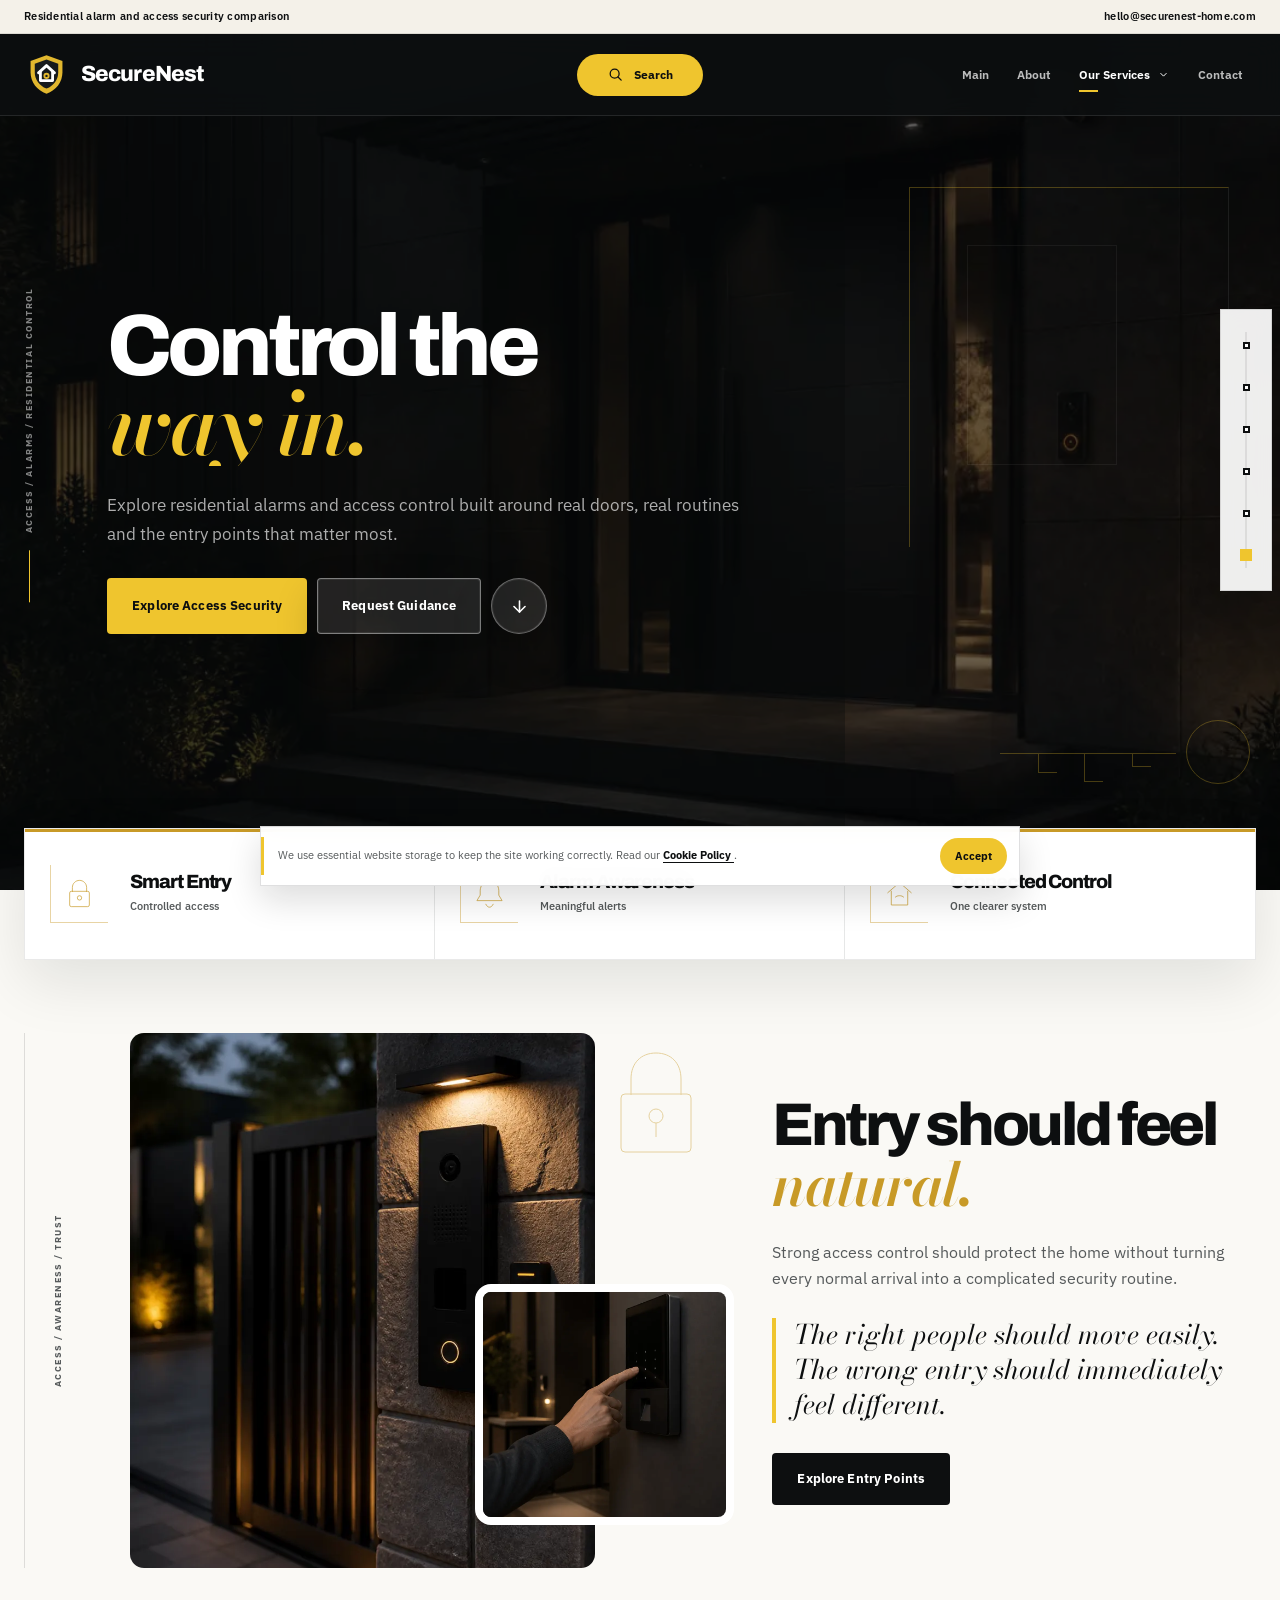
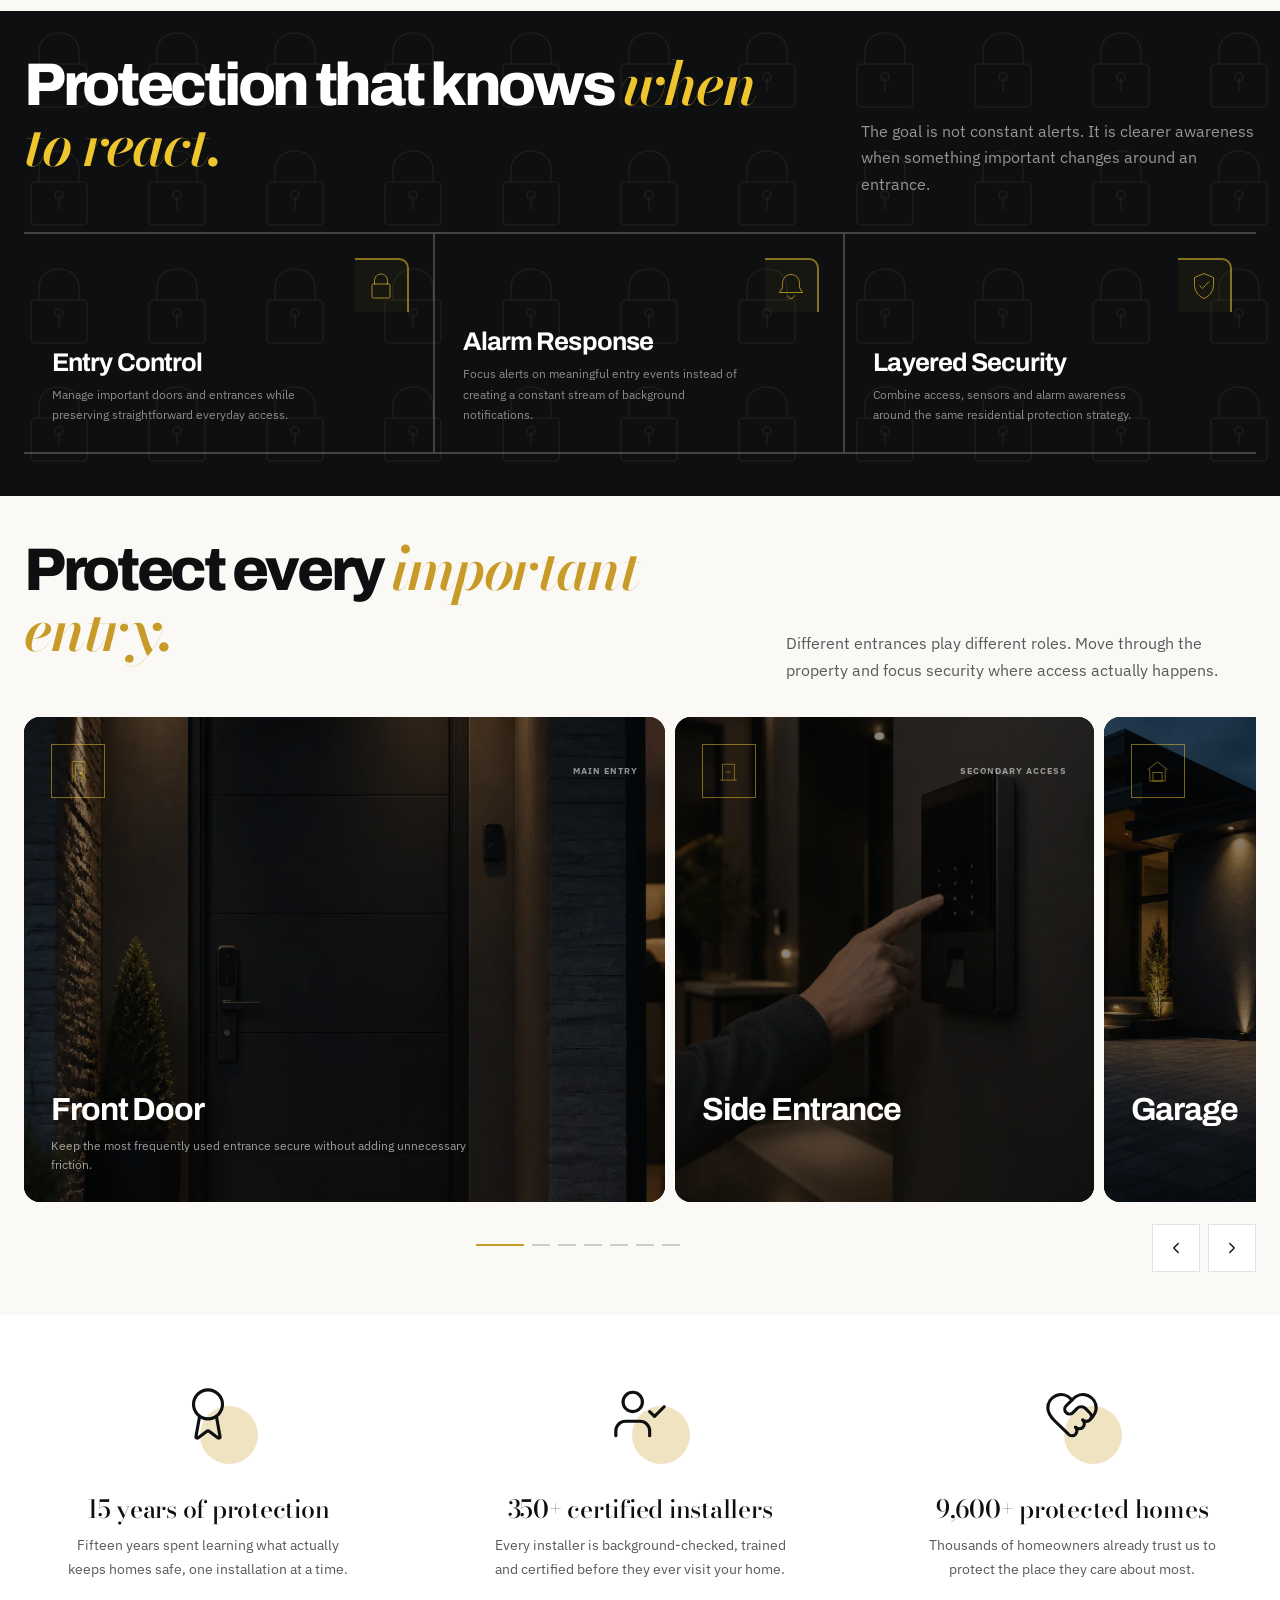
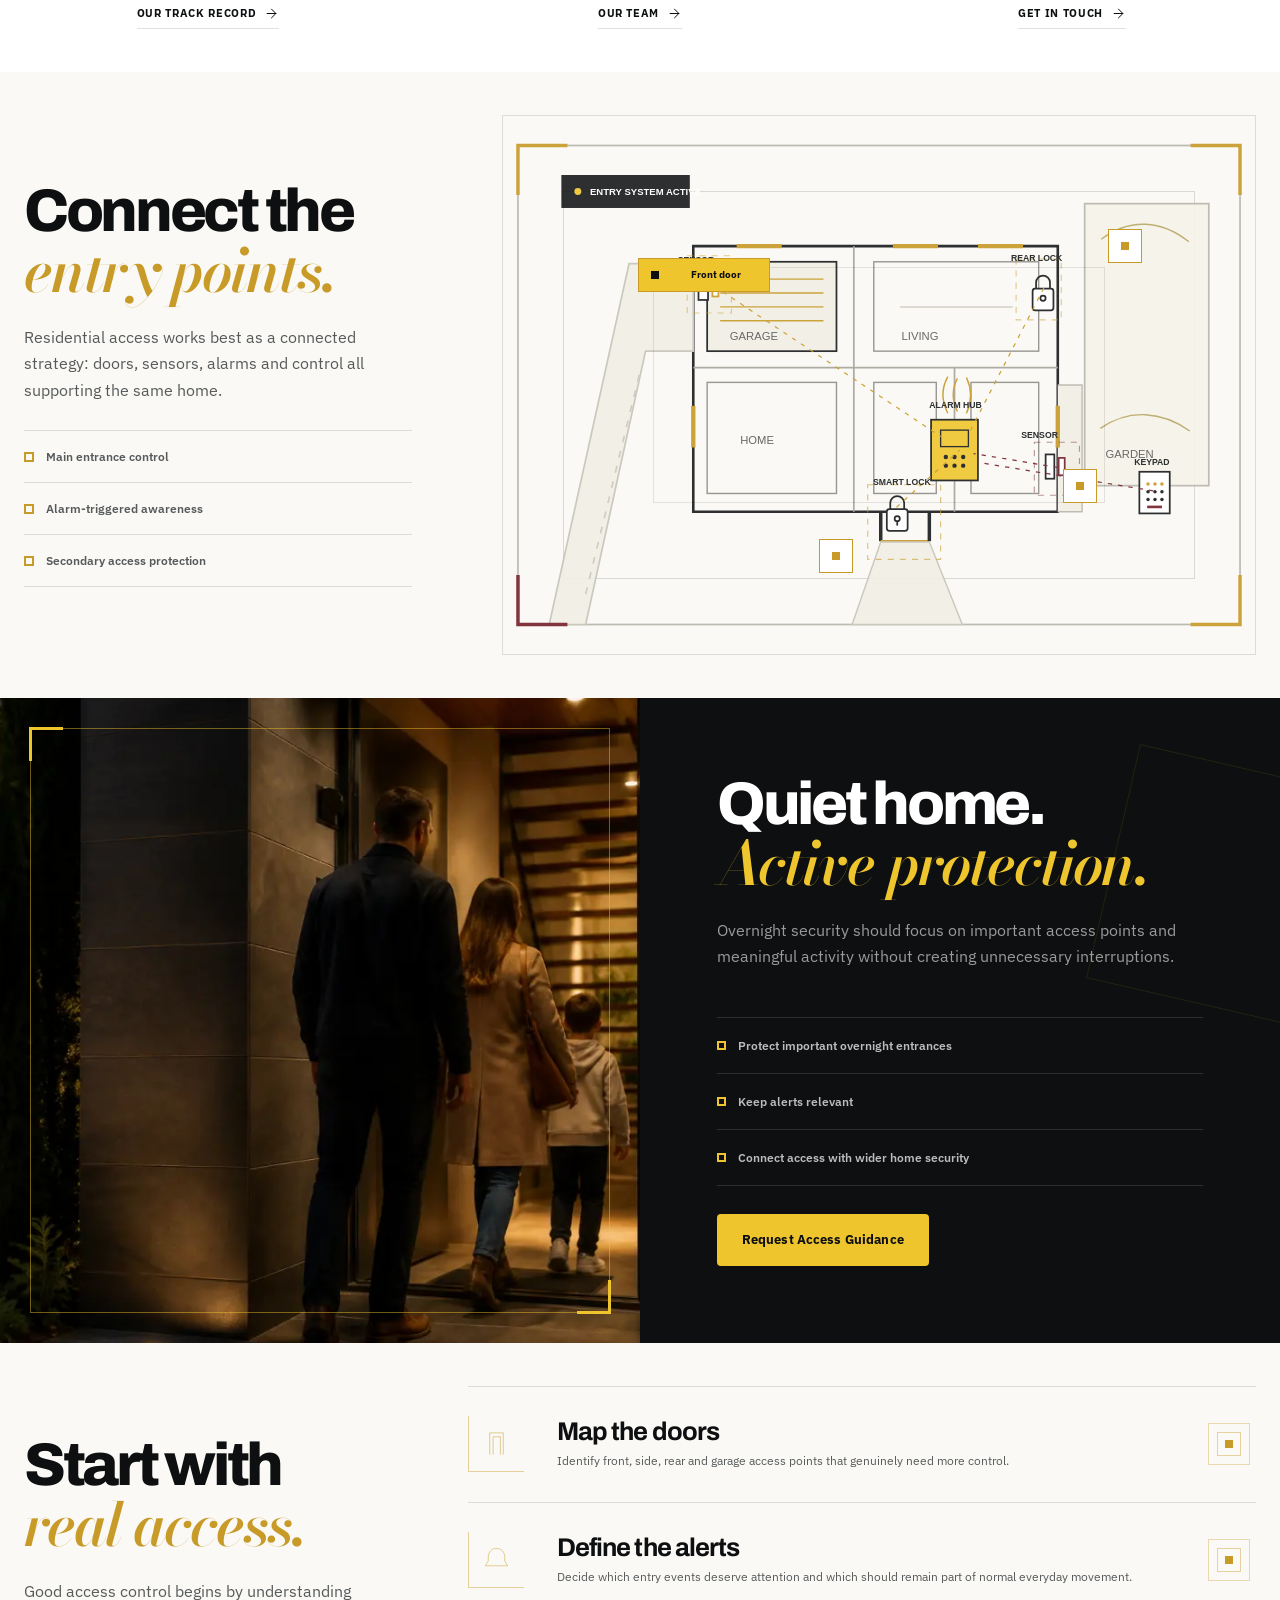
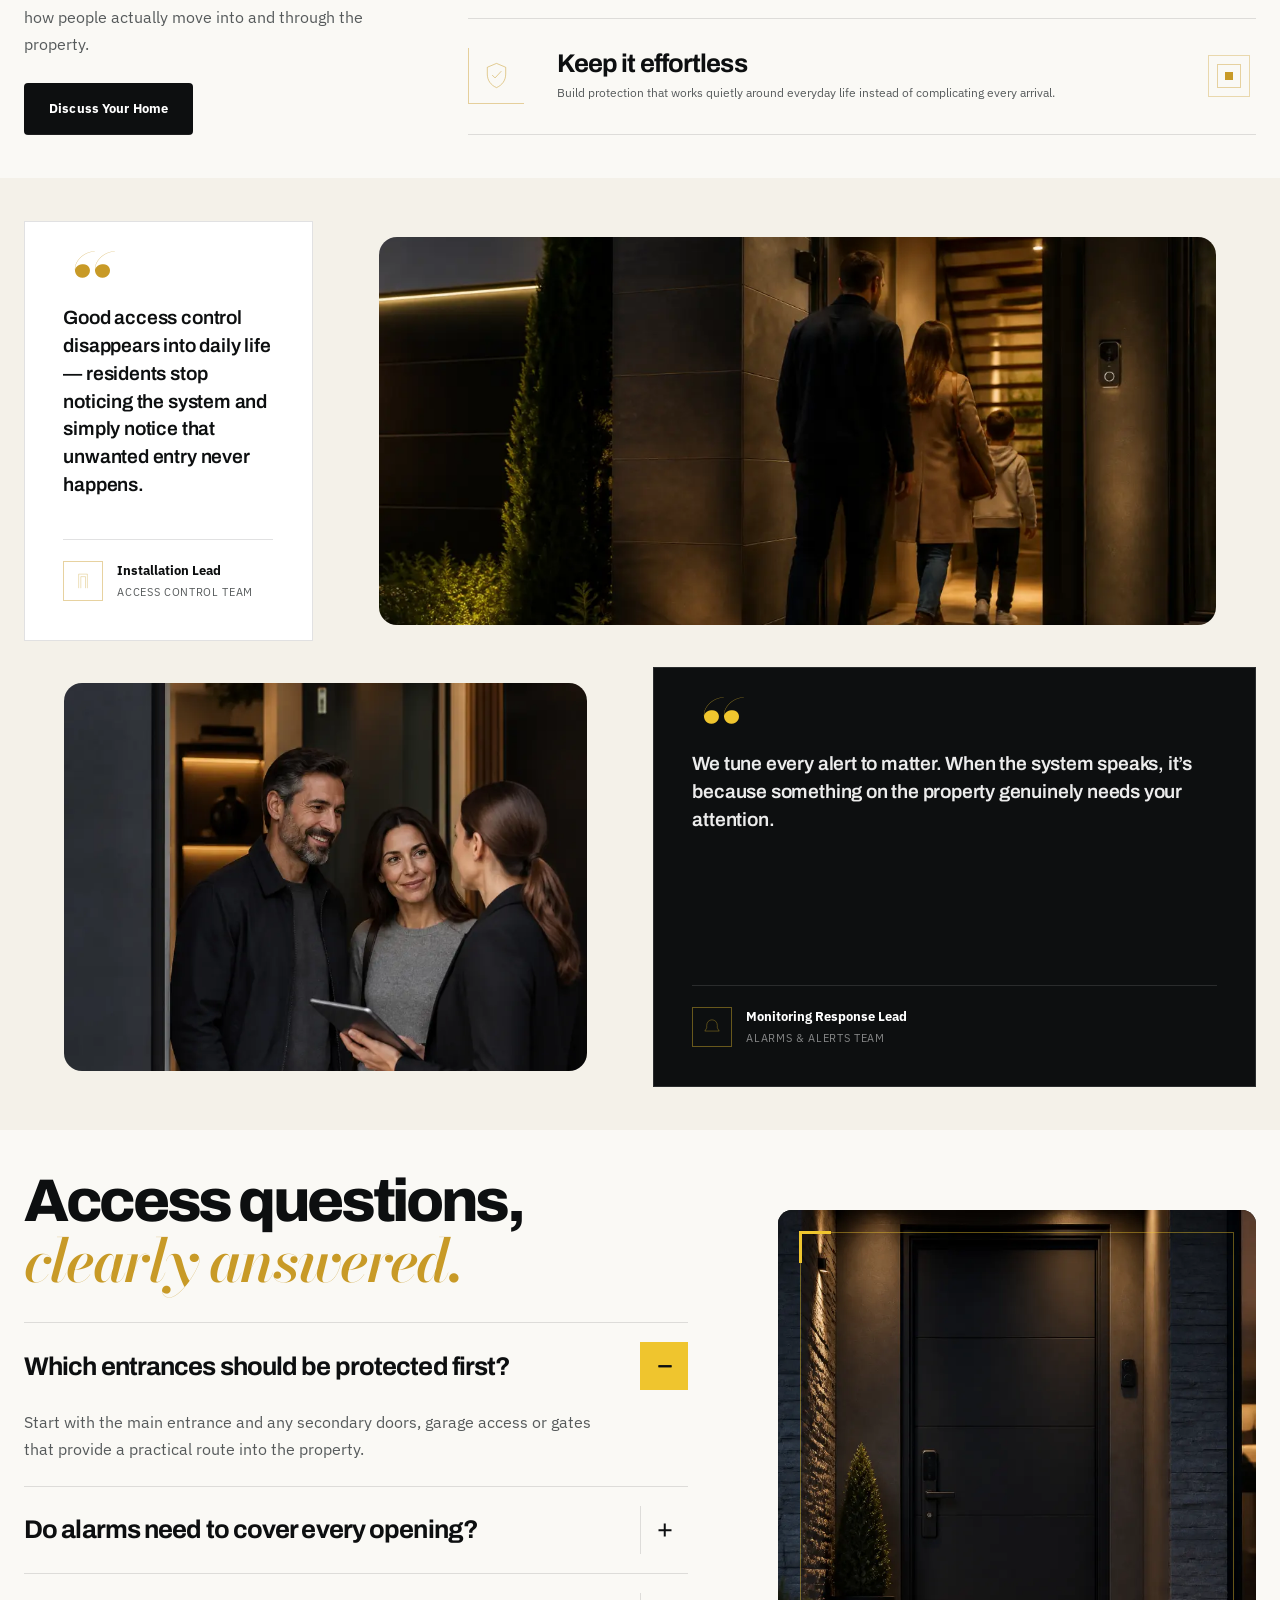
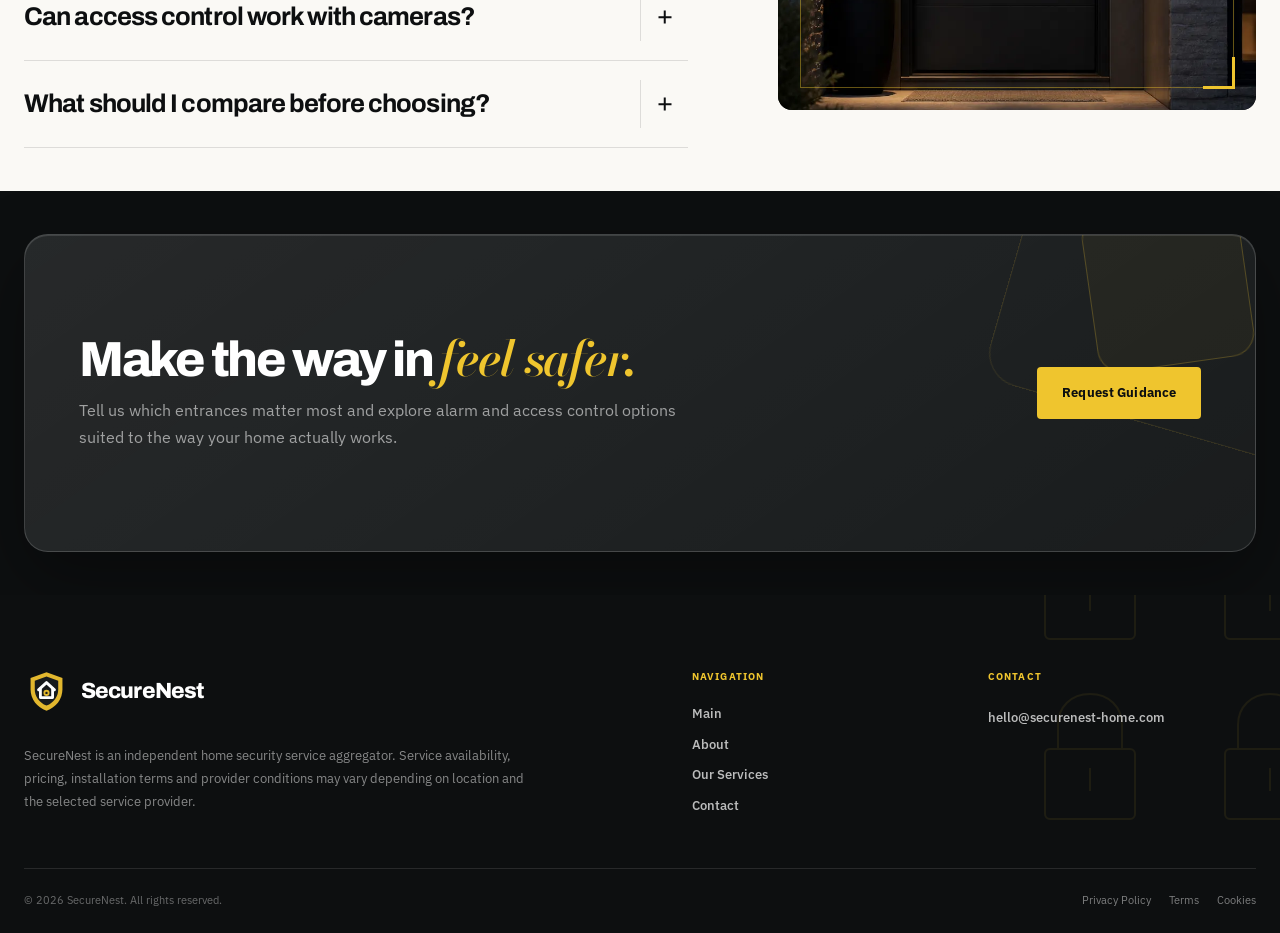
<file: alarm-access-control.html>
<!DOCTYPE html>
<html lang="en">
<head>
    <meta charset="UTF-8">

    <meta
        name="viewport"
        content="width=device-width, initial-scale=1.0"
    >

    <meta
        name="description"
        content="Explore residential alarms and access control for doors, gates, garages, smart entry and connected home protection."
    >

    <meta
        name="theme-color"
        content="#0d0f10"
    >

    <title>Alarm & Access Control | SecureNest</title>

    <link
        rel="icon"
        href="assets/icons/favicon.svg"
        type="image/svg+xml"
    >

    <link
        rel="preconnect"
        href="https://fonts.googleapis.com"
    >

    <link
        rel="preconnect"
        href="https://fonts.gstatic.com"
        crossorigin
    >

    <link
        href="https://fonts.googleapis.com/css2?family=Archivo:wght@500;600;700;800;900&family=Bodoni+Moda:ital,opsz,wght@0,6..96,600;1,6..96,600;1,6..96,700&family=IBM+Plex+Sans:wght@400;500;600;700&display=swap"
        rel="stylesheet"
    >

    <link
        rel="stylesheet"
        href="assets/vendor/swiper-bundle.min.css"
    >

    <link
        rel="stylesheet"
        href="assets/vendor/aos.css"
    >

    <link
        rel="stylesheet"
        href="assets/css/global.css"
    >

    <link
        rel="stylesheet"
        href="assets/css/services.css"
    >
</head>


<body
    class="service-page service-page--access"
    data-page="alarmAccess"
>

    <a
        class="skip-link"
        href="#main-content"
    >
        Skip to content
    </a>




    <header class="site-header">

        <div class="header-info">

            <div class="container header-info__inner">

                <div class="header-info__message">
                    Residential alarm and access security comparison
                </div>

                <a
                    class="header-info__email"
                    href="#"
                    data-config-email-link
                >
                    hello@securenest-home.com
                </a>

            </div>

        </div>


        <div class="header-main">

            <div class="container header-main__inner">

                <a
                    class="brand"
                    href="index.html"
                    aria-label=""
                    data-config-brand-home-label
                >

                    <img
                        class="brand__logo"
                        src="assets/icons/logo.svg"
                        alt=""
                        width="45"
                        height="45"
                        data-config-logo
                    >

                    <span
                        class="brand__name"
                        data-config-brand
                    >

                    </span>

                </a>


                <div class="header-search">

                    <button
                        class="header-search__button"
                        type="button"
                        aria-label="Search website"
                        data-search-open
                    >

                        <svg
                            class="header-search__icon"
                            viewBox="0 0 24 24"
                            fill="none"
                            aria-hidden="true"
                        >
                            <circle
                                cx="10.8"
                                cy="10.8"
                                r="6.3"
                                stroke="currentColor"
                                stroke-width="1.8"
                            />

                            <path
                                d="M15.5 15.5L20 20"
                                stroke="currentColor"
                                stroke-width="1.8"
                                stroke-linecap="round"
                            />
                        </svg>

                        <span class="header-search__text">
                            Search
                        </span>

                    </button>

                </div>


                <nav
                    class="main-nav"
                    aria-label="Main navigation"
                >

                    <ul class="main-nav__list">

                        <li class="main-nav__item">

                            <a
                                class="main-nav__link"
                                href="index.html"
                                data-nav-page="home"
                            >
                                <span data-nav-main>
                                    Main
                                </span>
                            </a>

                        </li>


                        <li class="main-nav__item">

                            <a
                                class="main-nav__link"
                                href="index.html#about"
                            >
                                <span data-nav-about>
                                    About
                                </span>
                            </a>

                        </li>


                        <li class="main-nav__item">

                            <button
                                class="main-nav__trigger"
                                type="button"
                                aria-haspopup="true"
                                data-nav-page="services"
                            >

                                <span data-nav-services>
                                    Our Services
                                </span>

                                <svg
                                    class="main-nav__chevron"
                                    viewBox="0 0 24 24"
                                    fill="none"
                                    aria-hidden="true"
                                >
                                    <path
                                        d="M7 10L12 15L17 10"
                                        stroke="currentColor"
                                        stroke-width="1.8"
                                        stroke-linecap="round"
                                        stroke-linejoin="round"
                                    />
                                </svg>

                            </button>


                            <div class="nav-dropdown">

                                <a
                                    class="nav-dropdown__link"
                                    href="security-camera-systems.html"
                                >
                                    <span>
                                        Security Camera Systems
                                    </span>

                                    <span class="nav-dropdown__icon">

                                        <svg
                                            viewBox="0 0 24 24"
                                            fill="none"
                                            aria-hidden="true"
                                        >
                                            <rect
                                                x="3"
                                                y="7"
                                                width="14"
                                                height="10"
                                                rx="3"
                                                stroke="currentColor"
                                                stroke-width="1.6"
                                            />

                                            <circle
                                                cx="10"
                                                cy="12"
                                                r="2.4"
                                                stroke="currentColor"
                                                stroke-width="1.6"
                                            />

                                            <path
                                                d="M17 10L21 8V16L17 14"
                                                stroke="currentColor"
                                                stroke-width="1.6"
                                            />
                                        </svg>

                                    </span>
                                </a>


                                <a
                                    class="nav-dropdown__link"
                                    href="alarm-access-control.html"
                                >
                                    <span>
                                        Alarm &amp; Access Control
                                    </span>

                                    <span class="nav-dropdown__icon">

                                        <svg
                                            viewBox="0 0 24 24"
                                            fill="none"
                                            aria-hidden="true"
                                        >
                                            <path
                                                d="M6 10V8C6 4.7 8.7 2 12 2C15.3 2 18 4.7 18 8V10"
                                                stroke="currentColor"
                                                stroke-width="1.6"
                                            />

                                            <rect
                                                x="4"
                                                y="10"
                                                width="16"
                                                height="11"
                                                rx="3"
                                                stroke="currentColor"
                                                stroke-width="1.6"
                                            />

                                            <circle
                                                cx="12"
                                                cy="15"
                                                r="1.5"
                                                stroke="currentColor"
                                                stroke-width="1.6"
                                            />
                                        </svg>

                                    </span>
                                </a>

                            </div>

                        </li>


                        <li class="main-nav__item">

                            <a
                                class="main-nav__link"
                                href="index.html#contact"
                            >
                                <span data-nav-contact>
                                    Contact
                                </span>
                            </a>

                        </li>

                    </ul>

                </nav>


                <button
                    class="menu-toggle"
                    type="button"
                    aria-label="Open menu"
                    aria-expanded="false"
                    aria-controls="mobile-menu"
                >

                    <span class="menu-toggle__inner">
                        <span class="menu-toggle__line"></span>
                        <span class="menu-toggle__line"></span>
                    </span>

                </button>

            </div>

        </div>

    </header>




    <div
        class="mobile-menu"
        id="mobile-menu"
    >

        <div class="mobile-menu__inner">

            <nav
                class="mobile-menu__nav"
                aria-label="Mobile navigation"
            >

                <a
                    class="mobile-menu__link"
                    href="index.html"
                >
                    <span data-nav-main>
                        Main
                    </span>
                </a>

                <a
                    class="mobile-menu__link"
                    href="index.html#about"
                >
                    <span data-nav-about>
                        About
                    </span>
                </a>

                <a
                    class="mobile-menu__link"
                    href="index.html#services"
                >
                    <span data-nav-services>
                        Our Services
                    </span>
                </a>


                <div class="mobile-menu__services">

                    <a
                        class="mobile-menu__service"
                        href="security-camera-systems.html"
                    >
                        Security Camera Systems
                    </a>

                    <a
                        class="mobile-menu__service"
                        href="alarm-access-control.html"
                    >
                        Alarm &amp; Access Control
                    </a>

                </div>


                <a
                    class="mobile-menu__link"
                    href="index.html#contact"
                >
                    <span data-nav-contact>
                        Contact
                    </span>
                </a>

            </nav>

        </div>

    </div>




    <div
        class="search-panel"
        role="dialog"
        aria-modal="true"
        aria-labelledby="site-search-title"
        aria-hidden="true"
        data-search-panel
    >

        <div class="search-panel__inner">

            <button
                class="search-panel__close"
                type="button"
                aria-label="Close search"
                data-search-close
            >
                <svg
                    viewBox="0 0 24 24"
                    fill="none"
                    aria-hidden="true"
                >
                    <path
                        d="M6 6L18 18M18 6L6 18"
                        stroke="currentColor"
                        stroke-width="1.7"
                        stroke-linecap="round"
                    />
                </svg>
            </button>


            <div
                class="search-panel__title"
                id="site-search-title"
            >
                Find your
                <span class="accent-serif accent-yellow">
                    protection.
                </span>
            </div>


            <form
                class="search-panel__field"
                data-search-form
            >

                <input
                    class="search-panel__input"
                    type="search"
                    aria-label="Search website"
                    placeholder="Search cameras, alarms, access..."
                    autocomplete="off"
                    data-search-input
                >

                <button
                    class="search-panel__submit"
                    type="submit"
                >
                    Search
                </button>

            </form>


            <div
                class="search-results"
                data-search-results
                aria-live="polite"
            ></div>

        </div>

    </div>




    <nav
        class="service-side-nav"
        aria-label="Alarm and access sections"
    >

        <a
            class="service-side-nav__link is-active"
            href="#overview"
        >
            <span class="service-side-nav__dot"></span>

            <span class="service-side-nav__label">
                Overview
            </span>
        </a>


        <a
            class="service-side-nav__link"
            href="#capabilities"
        >
            <span class="service-side-nav__dot"></span>

            <span class="service-side-nav__label">
                Protection
            </span>
        </a>


        <a
            class="service-side-nav__link"
            href="#coverage"
        >
            <span class="service-side-nav__dot"></span>

            <span class="service-side-nav__label">
                Entry Points
            </span>
        </a>


        <a
            class="service-side-nav__link"
            href="#system"
        >
            <span class="service-side-nav__dot"></span>

            <span class="service-side-nav__label">
                System
            </span>
        </a>


        <a
            class="service-side-nav__link"
            href="#approach"
        >
            <span class="service-side-nav__dot"></span>

            <span class="service-side-nav__label">
                Approach
            </span>
        </a>


        <a
            class="service-side-nav__link"
            href="#faq"
        >
            <span class="service-side-nav__dot"></span>

            <span class="service-side-nav__label">
                FAQ
            </span>
        </a>

    </nav>


    <main
        class="site"
        id="main-content"
    >




        <section class="service-hero">

            <div class="service-hero__media">

                <img
                    class="service-hero__image"
                    src="assets/images/hero/access-security-residence.webp"
                    alt="Premium residential smart access control"
                >

            </div>

            <div class="service-hero__veil"></div>
            <div class="service-hero__shade"></div>
            <div class="service-hero__architecture"></div>


            <div
                class="service-hero__vertical"
                aria-hidden="true"
            >
                Access / alarms / residential control
            </div>


            <div
                class="service-hero__key"
                aria-hidden="true"
            >
                <span class="service-hero__key-cut"></span>
                <span class="service-hero__key-cut"></span>
                <span class="service-hero__key-cut"></span>
            </div>


            <div class="container service-hero__inner">

                <div class="service-hero__content">

                    <h1 class="service-hero__title">

                        <span class="service-hero__line">
                            <span class="service-hero__line-inner">
                                Control the
                            </span>
                        </span>

                        <span class="service-hero__line">
                            <span class="service-hero__line-inner service-hero__accent">
                                way in.
                            </span>
                        </span>

                    </h1>


                    <p class="service-hero__copy">
                        Explore residential alarms and access control
                        built around real doors, real routines and the
                        entry points that matter most.
                    </p>


                    <div class="service-hero__actions">

                        <a
                            class="btn btn--primary"
                            href="#overview"
                        >
                            Explore Access Security
                        </a>

                        <a
                            class="btn btn--outline"
                            href="index.html#contact"
                        >
                            Request Guidance
                        </a>

                        <a
                            class="btn btn--round"
                            href="#coverage"
                            aria-label="Scroll to coverage section"
                        >
                            <svg
                                viewBox="0 0 24 24"
                                aria-hidden="true"
                            >
                                <path d="M12 5v14"></path>
                                <path d="m19 12-7 7-7-7"></path>
                            </svg>
                        </a>

                    </div>

                </div>

            </div>

        </section>




        <div class="service-command-wrap">

            <div class="container">

                <div class="service-command">

                    <div
                        class="service-command__item"
                    >

                        <div class="service-command__icon">

                            <svg
                                viewBox="0 0 64 64"
                                fill="none"
                                aria-hidden="true"
                            >
                                <path
                                    d="M19 29V21C19 13.8 24.8 8 32 8C39.2 8 45 13.8 45 21V29"
                                    stroke="currentColor"
                                />

                                <rect
                                    x="14"
                                    y="28"
                                    width="36"
                                    height="28"
                                    rx="3"
                                    stroke="currentColor"
                                />

                                <circle
                                    cx="32"
                                    cy="40"
                                    r="4"
                                    stroke="currentColor"
                                />
                            </svg>

                        </div>


                        <div>

                            <h2 class="service-command__title">
                                Smart Entry
                            </h2>

                            <span class="service-command__hint">
                                Controlled access
                            </span>

                        </div>

                    </div>


                    <div
                        class="service-command__item"
                    >

                        <div class="service-command__icon">

                            <svg
                                viewBox="0 0 64 64"
                                fill="none"
                                aria-hidden="true"
                            >
                                <path
                                    d="M32 9C22 9 15 17 15 27V35L9 45H55L49 35V27C49 17 42 9 32 9Z"
                                    stroke="currentColor"
                                />

                                <path
                                    d="M25 51C27 55 29 57 32 57C35 57 37 55 39 51"
                                    stroke="currentColor"
                                />
                            </svg>

                        </div>


                        <div>

                            <h2 class="service-command__title">
                                Alarm Awareness
                            </h2>

                            <span class="service-command__hint">
                                Meaningful alerts
                            </span>

                        </div>

                    </div>


                    <div
                        class="service-command__item"
                    >

                        <div class="service-command__icon">

                            <svg
                                viewBox="0 0 64 64"
                                fill="none"
                                aria-hidden="true"
                            >
                                <path
                                    d="M10 31L32 12L54 31"
                                    stroke="currentColor"
                                />

                                <path
                                    d="M17 27V53H47V27"
                                    stroke="currentColor"
                                />

                                <path
                                    d="M24 39C28 35 36 35 40 39"
                                    stroke="currentColor"
                                />
                            </svg>

                        </div>


                        <div>

                            <h2 class="service-command__title">
                                Connected Control
                            </h2>

                            <span class="service-command__hint">
                                One clearer system
                            </span>

                        </div>

                    </div>

                </div>

            </div>

        </div>




        <section
            class="section service-editorial"
            id="overview"
        >

            <div class="container service-editorial__layout">

                <div
                    class="service-editorial__rail"
                    aria-hidden="true"
                >
                    Access / awareness / trust
                </div>


                <div
                    class="service-editorial__media">

                    <img
                        class="service-editorial__main reveal-image"
                        src="assets/images/generated/gate-intercom-reader.webp"
                        alt="Premium smart access integrated into a residential entrance"
                        loading="lazy"
                    >

                    <img
                        class="service-editorial__detail reveal-image"
                        src="assets/images/generated/keypad-control-hallway.webp"
                        alt="Modern residential smart lock detail"
                        loading="lazy"
                    >


                    <div
                        class="service-editorial__drawing"
                        aria-hidden="true"
                    >
                        <svg
                            viewBox="0 0 120 130"
                            fill="none"
                        >
                            <path
                                d="M35 57V41C35 25 45 15 60 15C75 15 85 25 85 41V57"
                            />

                            <rect
                                x="25"
                                y="56"
                                width="70"
                                height="58"
                                rx="4"
                            />

                            <circle
                                cx="60"
                                cy="78"
                                r="7"
                            />

                            <path
                                d="M60 85V99"
                            />
                        </svg>
                    </div>

                </div>


                <div class="service-editorial__content">

                    <h2
                        class="service-editorial__title"
                        data-aos="fade-up"
                    >
                        Entry should feel
                        <span class="accent-serif accent-mustard">
                            natural.
                        </span>
                    </h2>


                    <p
                        class="service-editorial__copy"
                        data-aos="fade-up"
                    >
                        Strong access control should protect the home
                        without turning every normal arrival into a
                        complicated security routine.
                    </p>


                    <div
                        class="service-editorial__statement"
                        data-aos="fade-up"
                    >

                        <span class="service-editorial__statement-line"></span>

                        <p>
                            The right people should move easily.
                            The wrong entry should immediately feel
                            different.
                        </p>

                    </div>


                    <a
                        class="btn btn--dark"
                        href="#coverage"
                    >
                        Explore Entry Points
                    </a>

                </div>

            </div>

        </section>




        <section
            class="section service-capabilities"
            id="capabilities"
        >

            <div class="pattern-locks"></div>


            <div class="container">

                <div class="service-capabilities__header">

                    <h2 data-aos="fade-up">
                        Protection that knows
                        <span class="accent-serif accent-yellow">
                            when to react.
                        </span>
                    </h2>

                    <p
                        class="service-capabilities__copy"
                        data-aos="fade-up"
                    >
                        The goal is not constant alerts. It is clearer
                        awareness when something important changes
                        around an entrance.
                    </p>

                </div>


                <div class="service-capabilities__rail">


                    <article
                        class="service-capability"
                        style="--capability-bg: url('../images/generated/entry-smart-lock.webp');"
                    >

                        <div class="service-capability__symbol">

                            <svg
                                viewBox="0 0 64 64"
                                fill="none"
                                aria-hidden="true"
                            >
                                <path
                                    d="M19 29V21C19 13.8 24.8 8 32 8C39.2 8 45 13.8 45 21V29"
                                    stroke="currentColor"
                                />

                                <rect
                                    x="14"
                                    y="28"
                                    width="36"
                                    height="28"
                                    rx="3"
                                    stroke="currentColor"
                                />
                            </svg>

                        </div>

                        <h3 class="service-capability__title">
                            Entry Control
                        </h3>

                        <p class="service-capability__text">
                            Manage important doors and entrances while
                            preserving straightforward everyday access.
                        </p>

                    </article>


                    <article
                        class="service-capability"
                        style="--capability-bg: url('../images/generated/alarm-sensor-frame.webp');"
                    >

                        <div class="service-capability__symbol">

                            <svg
                                viewBox="0 0 64 64"
                                fill="none"
                                aria-hidden="true"
                            >
                                <path
                                    d="M32 9C22 9 15 17 15 27V35L9 45H55L49 35V27C49 17 42 9 32 9Z"
                                    stroke="currentColor"
                                />

                                <path
                                    d="M25 51C27 55 29 57 32 57C35 57 37 55 39 51"
                                    stroke="currentColor"
                                />
                            </svg>

                        </div>

                        <h3 class="service-capability__title">
                            Alarm Response
                        </h3>

                        <p class="service-capability__text">
                            Focus alerts on meaningful entry events
                            instead of creating a constant stream of
                            background notifications.
                        </p>

                    </article>


                    <article
                        class="service-capability"
                        style="--capability-bg: url('../images/generated/gate-intercom-reader.webp');"
                    >

                        <div class="service-capability__symbol">

                            <svg
                                viewBox="0 0 64 64"
                                fill="none"
                                aria-hidden="true"
                            >
                                <path
                                    d="M32 7L51 15V29C51 42 43.7 52 32 57C20.3 52 13 42 13 29V15L32 7Z"
                                    stroke="currentColor"
                                />

                                <path
                                    d="M23 31L29 37L42 23"
                                    stroke="currentColor"
                                />
                            </svg>

                        </div>

                        <h3 class="service-capability__title">
                            Layered Security
                        </h3>

                        <p class="service-capability__text">
                            Combine access, sensors and alarm awareness
                            around the same residential protection
                            strategy.
                        </p>

                    </article>

                </div>

            </div>

        </section>




        <section
            class="section service-scenes"
            id="coverage"
        >

            <div class="container">

                <div class="service-scenes__top">

                    <div>

                        <h2 data-aos="fade-up">
                            Protect every
                            <span class="accent-serif accent-mustard">
                                important entry.
                            </span>
                        </h2>

                    </div>


                    <p class="service-scenes__copy">
                        Different entrances play different roles.
                        Move through the property and focus security
                        where access actually happens.
                    </p>

                </div>


                <div class="service-scenes__viewport">

                    <div class="swiper service-scenes__slider">

                        <div class="swiper-wrapper">




                            <div class="swiper-slide">

                                <article class="service-scene">

                                    <img
                                        class="service-scene__image reveal-image"
                                        src="assets/images/generated/entry-smart-lock.webp"
                                        alt="Protected residential front entrance"
                                        loading="lazy"
                                    >

                                    <div class="service-scene__shade"></div>


                                    <div class="service-scene__content">

                                        <div class="service-scene__top">

                                            <div class="service-scene__symbol">

                                                <svg
                                                    viewBox="0 0 64 64"
                                                    fill="none"
                                                    aria-hidden="true"
                                                >
                                                    <path
                                                        d="M18 55V10H46V55"
                                                        stroke="currentColor"
                                                    />

                                                    <path
                                                        d="M25 55V18H40V55"
                                                        stroke="currentColor"
                                                    />

                                                    <circle
                                                        cx="36"
                                                        cy="36"
                                                        r="2"
                                                        fill="currentColor"
                                                    />
                                                </svg>

                                            </div>

                                            <span class="service-scene__status">
                                                Main entry
                                            </span>

                                        </div>


                                        <h3 class="service-scene__title">
                                            Front Door
                                        </h3>

                                        <p class="service-scene__text">
                                            Keep the most frequently
                                            used entrance secure without
                                            adding unnecessary friction.
                                        </p>

                                    </div>

                                </article>

                            </div>




                            <div class="swiper-slide">

                                <article class="service-scene">

                                    <img
                                        class="service-scene__image reveal-image"
                                        src="assets/images/generated/keypad-control-hallway.webp"
                                        alt="Secure residential side entrance"
                                        loading="lazy"
                                    >

                                    <div class="service-scene__shade"></div>


                                    <div class="service-scene__content">

                                        <div class="service-scene__top">

                                            <div class="service-scene__symbol">

                                                <svg
                                                    viewBox="0 0 64 64"
                                                    fill="none"
                                                    aria-hidden="true"
                                                >
                                                    <path
                                                        d="M14 51H50"
                                                        stroke="currentColor"
                                                    />

                                                    <path
                                                        d="M19 51V16H45V51"
                                                        stroke="currentColor"
                                                    />

                                                    <path
                                                        d="M27 33H37"
                                                        stroke="currentColor"
                                                    />
                                                </svg>

                                            </div>

                                            <span class="service-scene__status">
                                                Secondary access
                                            </span>

                                        </div>


                                        <h3 class="service-scene__title">
                                            Side Entrance
                                        </h3>

                                        <p class="service-scene__text">
                                            Give quieter access routes
                                            the same considered protection
                                            as the front of the home.
                                        </p>

                                    </div>

                                </article>

                            </div>




                            <div class="swiper-slide">

                                <article class="service-scene">

                                    <img
                                        class="service-scene__image reveal-image"
                                        src="assets/images/generated/driveway-garage-night.webp"
                                        alt="Secure residential garage entrance"
                                        loading="lazy"
                                    >

                                    <div class="service-scene__shade"></div>


                                    <div class="service-scene__content">

                                        <div class="service-scene__top">

                                            <div class="service-scene__symbol">

                                                <svg
                                                    viewBox="0 0 64 64"
                                                    fill="none"
                                                    aria-hidden="true"
                                                >
                                                    <path
                                                        d="M10 28L32 11L54 28"
                                                        stroke="currentColor"
                                                    />

                                                    <path
                                                        d="M15 26V53H49V26"
                                                        stroke="currentColor"
                                                    />

                                                    <rect
                                                        x="22"
                                                        y="34"
                                                        width="20"
                                                        height="19"
                                                        stroke="currentColor"
                                                    />
                                                </svg>

                                            </div>

                                            <span class="service-scene__status">
                                                Internal route
                                            </span>

                                        </div>


                                        <h3 class="service-scene__title">
                                            Garage
                                        </h3>

                                        <p class="service-scene__text">
                                            Protect the transition from
                                            vehicle storage into the
                                            interior of the property.
                                        </p>

                                    </div>

                                </article>

                            </div>




                            <div class="swiper-slide">

                                <article class="service-scene">

                                    <img
                                        class="service-scene__image reveal-image"
                                        src="assets/images/generated/gate-intercom-reader.webp"
                                        alt="Residential security gate"
                                        loading="lazy"
                                    >

                                    <div class="service-scene__shade"></div>


                                    <div class="service-scene__content">

                                        <div class="service-scene__top">

                                            <div class="service-scene__symbol">

                                                <svg
                                                    viewBox="0 0 64 64"
                                                    fill="none"
                                                    aria-hidden="true"
                                                >
                                                    <path
                                                        d="M14 54V13H50V54"
                                                        stroke="currentColor"
                                                    />

                                                    <path
                                                        d="M25 13V54M39 13V54"
                                                        stroke="currentColor"
                                                    />

                                                    <path
                                                        d="M14 31H50"
                                                        stroke="currentColor"
                                                    />
                                                </svg>

                                            </div>

                                            <span class="service-scene__status">
                                                Perimeter
                                            </span>

                                        </div>


                                        <h3 class="service-scene__title">
                                            Gates
                                        </h3>

                                        <p class="service-scene__text">
                                            Extend controlled access
                                            beyond the building to
                                            important perimeter entry.
                                        </p>

                                    </div>

                                </article>

                            </div>




                            <div class="swiper-slide">

                                <article class="service-scene">

                                    <img
                                        class="service-scene__image reveal-image"
                                        src="assets/images/generated/rear-garden-terrace.webp"
                                        alt="Secure rear residential entrance"
                                        loading="lazy"
                                    >

                                    <div class="service-scene__shade"></div>


                                    <div class="service-scene__content">

                                        <div class="service-scene__top">

                                            <div class="service-scene__symbol">

                                                <svg
                                                    viewBox="0 0 64 64"
                                                    fill="none"
                                                    aria-hidden="true"
                                                >
                                                    <path
                                                        d="M17 53V14H47V53"
                                                        stroke="currentColor"
                                                    />

                                                    <path
                                                        d="M25 53V21H40V53"
                                                        stroke="currentColor"
                                                    />
                                                </svg>

                                            </div>

                                            <span class="service-scene__status">
                                                Rear entry
                                            </span>

                                        </div>


                                        <h3 class="service-scene__title">
                                            Rear Door
                                        </h3>

                                        <p class="service-scene__text">
                                            Bring stronger awareness to
                                            entrances that may be less
                                            visible from the street.
                                        </p>

                                    </div>

                                </article>

                            </div>

                        </div>

                    </div>

                </div>


                <div class="service-scenes__bottom">

                    <div class="swiper-pagination service-scenes__pagination"></div>


                    <div class="slider-controls">

                        <button
                            class="slider-button service-scenes__prev"
                            type="button"
                            aria-label="Previous access area"
                        >
                            <svg
                                viewBox="0 0 24 24"
                                fill="none"
                                aria-hidden="true"
                            >
                                <path
                                    d="M15 6L9 12L15 18"
                                    stroke="currentColor"
                                    stroke-width="1.8"
                                    stroke-linecap="round"
                                    stroke-linejoin="round"
                                />
                            </svg>
                        </button>


                        <button
                            class="slider-button service-scenes__next"
                            type="button"
                            aria-label="Next access area"
                        >
                            <svg
                                viewBox="0 0 24 24"
                                fill="none"
                                aria-hidden="true"
                            >
                                <path
                                    d="M9 6L15 12L9 18"
                                    stroke="currentColor"
                                    stroke-width="1.8"
                                    stroke-linecap="round"
                                    stroke-linejoin="round"
                                />
                            </svg>
                        </button>

                    </div>

                </div>

            </div>

        </section>




        <section class="section service-trust">

            <div class="container service-trust__row">

                <div class="service-trust__item">

                    <div class="service-trust__figure">

                        <span
                            class="service-trust__blob"
                            aria-hidden="true"
                        ></span>

                        <span
                            class="service-trust__icon"
                            aria-hidden="true"
                        >
                            <svg
                                viewBox="0 0 24 24"
                                fill="none"
                                stroke="currentColor"
                                stroke-linecap="round"
                                stroke-linejoin="round"
                            >
                                <path
                                    d="m15.477 12.89 1.515 8.526a.5.5 0 0 1-.81.47l-3.58-2.687a1 1 0 0 0-1.197 0l-3.586 2.686a.5.5 0 0 1-.81-.469l1.514-8.526"
                                />

                                <circle
                                    cx="12"
                                    cy="8"
                                    r="6"
                                />
                            </svg>
                        </span>

                    </div>

                    <h3 class="service-trust__title">
                        15 years of protection
                    </h3>

                    <p class="service-trust__text">
                        Fifteen years spent learning what actually
                        keeps homes safe, one installation at a time.
                    </p>

                    <a
                        class="service-trust__link"
                        href="index.html#results"
                    >
                        <span>Our track record</span>

                        <svg
                            viewBox="0 0 24 24"
                            fill="none"
                            stroke="currentColor"
                            stroke-linecap="round"
                            stroke-linejoin="round"
                        >
                            <path d="M5 12h14" />

                            <path d="m12 5 7 7-7 7" />
                        </svg>
                    </a>

                </div>


                <div class="service-trust__item">

                    <div class="service-trust__figure">

                        <span
                            class="service-trust__blob"
                            aria-hidden="true"
                        ></span>

                        <span
                            class="service-trust__icon"
                            aria-hidden="true"
                        >
                            <svg
                                viewBox="0 0 24 24"
                                fill="none"
                                stroke="currentColor"
                                stroke-linecap="round"
                                stroke-linejoin="round"
                            >
                                <path d="m16 11 2 2 4-4" />

                                <path
                                    d="M16 21v-2a4 4 0 0 0-4-4H6a4 4 0 0 0-4 4v2"
                                />

                                <circle
                                    cx="9"
                                    cy="7"
                                    r="4"
                                />
                            </svg>
                        </span>

                    </div>

                    <h3 class="service-trust__title">
                        350+ certified installers
                    </h3>

                    <p class="service-trust__text">
                        Every installer is background-checked,
                        trained and certified before they ever
                        visit your home.
                    </p>

                    <a
                        class="service-trust__link"
                        href="index.html#results"
                    >
                        <span>Our team</span>

                        <svg
                            viewBox="0 0 24 24"
                            fill="none"
                            stroke="currentColor"
                            stroke-linecap="round"
                            stroke-linejoin="round"
                        >
                            <path d="M5 12h14" />

                            <path d="m12 5 7 7-7 7" />
                        </svg>
                    </a>

                </div>


                <div class="service-trust__item">

                    <div class="service-trust__figure">

                        <span
                            class="service-trust__blob"
                            aria-hidden="true"
                        ></span>

                        <span
                            class="service-trust__icon"
                            aria-hidden="true"
                        >
                            <svg
                                viewBox="0 0 24 24"
                                fill="none"
                                stroke="currentColor"
                                stroke-linecap="round"
                                stroke-linejoin="round"
                            >
                                <path
                                    d="M19.414 14.414C21 12.828 22 11.5 22 9.5a5.5 5.5 0 0 0-9.591-3.676.6.6 0 0 1-.818.001A5.5 5.5 0 0 0 2 9.5c0 2.3 1.5 4 3 5.5l5.535 5.362a2 2 0 0 0 2.879.052 2.12 2.12 0 0 0-.004-3 2.124 2.124 0 1 0 3-3 2.124 2.124 0 0 0 3.004 0 2 2 0 0 0 0-2.828l-1.881-1.882a2.41 2.41 0 0 0-3.409 0l-1.71 1.71a2 2 0 0 1-2.828 0 2 2 0 0 1 0-2.828l2.823-2.762"
                                />
                            </svg>
                        </span>

                    </div>

                    <h3 class="service-trust__title">
                        9,600+ protected homes
                    </h3>

                    <p class="service-trust__text">
                        Thousands of homeowners already trust us
                        to protect the place they care about most.
                    </p>

                    <a
                        class="service-trust__link"
                        href="index.html#contact"
                    >
                        <span>Get in touch</span>

                        <svg
                            viewBox="0 0 24 24"
                            fill="none"
                            stroke="currentColor"
                            stroke-linecap="round"
                            stroke-linejoin="round"
                        >
                            <path d="M5 12h14" />

                            <path d="m12 5 7 7-7 7" />
                        </svg>
                    </a>

                </div>

            </div>

        </section>




        <section
            class="section service-system"
            id="system"
        >

            <div class="container service-system__layout">

                <div class="service-system__intro">

                    <h2 data-aos="fade-up">
                        Connect the
                        <span class="accent-serif accent-mustard">
                            entry points.
                        </span>
                    </h2>


                    <p
                        class="service-system__copy"
                        data-aos="fade-up"
                    >
                        Residential access works best as a connected
                        strategy: doors, sensors, alarms and control
                        all supporting the same home.
                    </p>


                    <div class="service-system__points">

                        <div class="service-system__point">
                            <span class="service-system__point-mark"></span>
                            Main entrance control
                        </div>

                        <div class="service-system__point">
                            <span class="service-system__point-mark"></span>
                            Alarm-triggered awareness
                        </div>

                        <div class="service-system__point">
                            <span class="service-system__point-mark"></span>
                            Secondary access protection
                        </div>

                    </div>

                </div>


                <div
                    class="service-system__canvas">

                    <img
                        class="service-system__drawing"
                        src="assets/images/security/access-control-plan.svg"
                        alt="Residential access and alarm system plan"
                    >


                    <button
                        class="service-system__node service-system__node--one is-active"
                        type="button"
                        data-system-node
                    >
                        <span class="service-system__node-label">
                            Front door
                        </span>
                    </button>


                    <button
                        class="service-system__node service-system__node--two"
                        type="button"
                        data-system-node
                    >
                        <span class="service-system__node-label">
                            Rear entry
                        </span>
                    </button>


                    <button
                        class="service-system__node service-system__node--three"
                        type="button"
                        data-system-node
                    >
                        <span class="service-system__node-label">
                            Garage
                        </span>
                    </button>


                    <button
                        class="service-system__node service-system__node--four"
                        type="button"
                        data-system-node
                    >
                        <span class="service-system__node-label">
                            Alarm zone
                        </span>
                    </button>

                </div>

            </div>

        </section>




        <section class="service-story">

            <div class="service-story__layout">

                <div class="service-story__media">

                    <img
                        class="service-story__image"
                        src="assets/images/generated/family-entry-night.webp"
                        alt="Protected residential entrance at night"
                        loading="lazy"
                    >

                    <div
                        class="service-story__frame"
                        aria-hidden="true"
                    ></div>

                </div>


                <div class="service-story__content">

                    <h2
                        class="service-story__title"
                        data-aos="fade-up"
                    >
                        Quiet home.
                        <span class="accent-serif accent-yellow">
                            Active protection.
                        </span>
                    </h2>


                    <p class="service-story__copy">
                        Overnight security should focus on important
                        access points and meaningful activity without
                        creating unnecessary interruptions.
                    </p>


                    <div class="service-story__list">

                        <div class="service-story__item">
                            <span class="service-story__mark"></span>
                            Protect important overnight entrances
                        </div>

                        <div class="service-story__item">
                            <span class="service-story__mark"></span>
                            Keep alerts relevant
                        </div>

                        <div class="service-story__item">
                            <span class="service-story__mark"></span>
                            Connect access with wider home security
                        </div>

                    </div>


                    <a
                        class="btn btn--primary"
                        href="index.html#contact"
                    >
                        Request Access Guidance
                    </a>

                </div>

            </div>

        </section>




        <section
            class="section service-approach"
            id="approach"
        >

            <div class="container service-approach__layout">

                <div class="service-approach__intro">

                    <h2 data-aos="fade-up">
                        Start with
                        <span class="accent-serif accent-mustard">
                            real access.
                        </span>
                    </h2>


                    <p class="service-approach__copy">
                        Good access control begins by understanding
                        how people actually move into and through the
                        property.
                    </p>


                    <a
                        class="btn btn--dark"
                        href="index.html#contact"
                    >
                        Discuss Your Home
                    </a>

                </div>


                <div class="service-approach__rail">


                    <article class="service-approach__item">

                        <div class="service-approach__icon">

                            <svg
                                viewBox="0 0 64 64"
                                fill="none"
                                aria-hidden="true"
                            >
                                <path
                                    d="M18 55V10H46V55"
                                    stroke="currentColor"
                                />

                                <path
                                    d="M25 55V18H40V55"
                                    stroke="currentColor"
                                />
                            </svg>

                        </div>


                        <div>

                            <h3 class="service-approach__title">
                                Map the doors
                            </h3>

                            <p class="service-approach__text">
                                Identify front, side, rear and garage
                                access points that genuinely need more
                                control.
                            </p>

                        </div>


                        <div
                            class="service-approach__signal"
                            aria-hidden="true"
                        ></div>

                    </article>


                    <article class="service-approach__item">

                        <div class="service-approach__icon">

                            <svg
                                viewBox="0 0 64 64"
                                fill="none"
                                aria-hidden="true"
                            >
                                <path
                                    d="M32 9C22 9 15 17 15 27V35L9 45H55L49 35V27C49 17 42 9 32 9Z"
                                    stroke="currentColor"
                                />
                            </svg>

                        </div>


                        <div>

                            <h3 class="service-approach__title">
                                Define the alerts
                            </h3>

                            <p class="service-approach__text">
                                Decide which entry events deserve
                                attention and which should remain part
                                of normal everyday movement.
                            </p>

                        </div>


                        <div
                            class="service-approach__signal"
                            aria-hidden="true"
                        ></div>

                    </article>


                    <article class="service-approach__item">

                        <div class="service-approach__icon">

                            <svg
                                viewBox="0 0 64 64"
                                fill="none"
                                aria-hidden="true"
                            >
                                <path
                                    d="M32 7L51 15V29C51 42 43.7 52 32 57C20.3 52 13 42 13 29V15L32 7Z"
                                    stroke="currentColor"
                                />

                                <path
                                    d="M23 31L29 37L42 23"
                                    stroke="currentColor"
                                />
                            </svg>

                        </div>


                        <div>

                            <h3 class="service-approach__title">
                                Keep it effortless
                            </h3>

                            <p class="service-approach__text">
                                Build protection that works quietly
                                around everyday life instead of
                                complicating every arrival.
                            </p>

                        </div>


                        <div
                            class="service-approach__signal"
                            aria-hidden="true"
                        ></div>

                    </article>

                </div>

            </div>

        </section>




        <section class="section field-notes">

            <div class="container field-notes__grid">

                <article class="field-notes__card">

                    <div class="field-notes__quote">

                        <p class="field-notes__text">
                            Good access control disappears into
                            daily life &mdash; residents stop
                            noticing the system and simply notice
                            that unwanted entry never happens.
                        </p>

                    </div>


                    <div class="field-notes__byline">

                        <div
                            class="field-notes__badge"
                            aria-hidden="true"
                        >

                            <svg
                                viewBox="0 0 64 64"
                                fill="none"
                                aria-hidden="true"
                            >
                                <path
                                    d="M18 55V10H46V55"
                                    stroke="currentColor"
                                />

                                <path
                                    d="M25 55V18H40V55"
                                    stroke="currentColor"
                                />
                            </svg>

                        </div>


                        <div>

                            <span class="field-notes__name">
                                Installation Lead
                            </span>

                            <span class="field-notes__role">
                                Access control team
                            </span>

                        </div>

                    </div>

                </article>


                <figure class="field-notes__photo">

                    <img
                        src="assets/images/generated/family-entry-night.webp"
                        alt="Family entering a home past a smart lock and video doorbell at night"
                        loading="lazy"
                    >

                </figure>


                <figure class="field-notes__photo field-notes__photo--half">

                    <img
                        src="assets/images/generated/security-consultation.webp"
                        alt="Security consultant reviewing an access plan with homeowners at their door"
                        loading="lazy"
                    >

                </figure>


                <article class="field-notes__card field-notes__card--dark">

                    <div class="field-notes__quote">

                        <p class="field-notes__text">
                            We tune every alert to matter. When
                            the system speaks, it&rsquo;s because
                            something on the property genuinely
                            needs your attention.
                        </p>

                    </div>


                    <div class="field-notes__byline">

                        <div
                            class="field-notes__badge"
                            aria-hidden="true"
                        >

                            <svg
                                viewBox="0 0 64 64"
                                fill="none"
                                aria-hidden="true"
                            >
                                <path
                                    d="M32 9C22 9 15 17 15 27V35L9 45H55L49 35V27C49 17 42 9 32 9Z"
                                    stroke="currentColor"
                                />
                            </svg>

                        </div>


                        <div>

                            <span class="field-notes__name">
                                Monitoring Response Lead
                            </span>

                            <span class="field-notes__role">
                                Alarms &amp; alerts team
                            </span>

                        </div>

                    </div>

                </article>

            </div>

        </section>




        <section
            class="section service-visual-faq"
            id="faq"
        >

            <div class="container service-visual-faq__layout">

                <div>

                    <h2
                        class="service-visual-faq__title"
                        data-aos="fade-up"
                    >
                        Access questions,
                        <span class="accent-serif accent-mustard">
                            clearly answered.
                        </span>
                    </h2>


                    <div
                        class="accordion"
                        id="access-service-faq"
                    >


                        <div
                            class="accordion__item is-open"
                            data-service-faq-index="0"
                        >

                            <button
                                class="accordion__button"
                                type="button"
                            >
                                <span class="accordion__title">
                                    Which entrances should be protected first?
                                </span>

                                <span
                                    class="accordion__icon"
                                    aria-hidden="true"
                                ></span>
                            </button>


                            <div class="accordion__panel">

                                <div class="accordion__panel-inner">

                                    <div class="accordion__content">
                                        Start with the main entrance and
                                        any secondary doors, garage access
                                        or gates that provide a practical
                                        route into the property.
                                    </div>

                                </div>

                            </div>

                        </div>


                        <div
                            class="accordion__item"
                            data-service-faq-index="1"
                        >

                            <button
                                class="accordion__button"
                                type="button"
                            >
                                <span class="accordion__title">
                                    Do alarms need to cover every opening?
                                </span>

                                <span
                                    class="accordion__icon"
                                    aria-hidden="true"
                                ></span>
                            </button>


                            <div class="accordion__panel">

                                <div class="accordion__panel-inner">

                                    <div class="accordion__content">
                                        Not necessarily. The useful
                                        approach is to focus first on
                                        relevant access routes and
                                        vulnerable areas rather than
                                        adding sensors without a reason.
                                    </div>

                                </div>

                            </div>

                        </div>


                        <div
                            class="accordion__item"
                            data-service-faq-index="2"
                        >

                            <button
                                class="accordion__button"
                                type="button"
                            >
                                <span class="accordion__title">
                                    Can access control work with cameras?
                                </span>

                                <span
                                    class="accordion__icon"
                                    aria-hidden="true"
                                ></span>
                            </button>


                            <div class="accordion__panel">

                                <div class="accordion__panel-inner">

                                    <div class="accordion__content">
                                        A connected residential approach
                                        can combine entry information,
                                        camera visibility, alarms and
                                        sensors into one clearer security
                                        strategy.
                                    </div>

                                </div>

                            </div>

                        </div>


                        <div
                            class="accordion__item"
                            data-service-faq-index="3"
                        >

                            <button
                                class="accordion__button"
                                type="button"
                            >
                                <span class="accordion__title">
                                    What should I compare before choosing?
                                </span>

                                <span
                                    class="accordion__icon"
                                    aria-hidden="true"
                                ></span>
                            </button>


                            <div class="accordion__panel">

                                <div class="accordion__panel-inner">

                                    <div class="accordion__content">
                                        Compare your important access
                                        points, the level of control you
                                        want, which events should trigger
                                        alerts and how simple daily use
                                        needs to remain.
                                    </div>

                                </div>

                            </div>

                        </div>

                    </div>

                </div>


                <div
                    class="service-visual-faq__media">

                    <img
                        class="service-visual-faq__image is-active"
                        src="assets/images/generated/entry-smart-lock.webp"
                        alt="Protected residential front door"
                        data-service-faq-image="0"
                        loading="lazy"
                    >

                    <img
                        class="service-visual-faq__image"
                        src="assets/images/generated/alarm-sensor-frame.webp"
                        alt="Residential alarm system"
                        data-service-faq-image="1"
                        loading="lazy"
                    >

                    <img
                        class="service-visual-faq__image"
                        src="assets/images/generated/security-monitor-tablet.webp"
                        alt="Connected access and camera system"
                        data-service-faq-image="2"
                        loading="lazy"
                    >

                    <img
                        class="service-visual-faq__image"
                        src="assets/images/generated/mobile-security-app.webp"
                        alt="Modern home access control"
                        data-service-faq-image="3"
                        loading="lazy"
                    >


                    <div
                        class="service-visual-faq__frame"
                        aria-hidden="true"
                    ></div>

                </div>

            </div>

        </section>




        <section class="section service-final">

            <div class="container">

                <div class="service-final__shell">

                    <div class="service-final__content">

                        <h2 class="service-final__title">
                            Make the way in
                            <span class="accent-serif accent-yellow">
                                feel safer.
                            </span>
                        </h2>


                        <p class="service-final__copy">
                            Tell us which entrances matter most and
                            explore alarm and access control options
                            suited to the way your home actually works.
                        </p>

                    </div>


                    <div class="service-final__action">

                        <a
                            class="btn btn--primary"
                            href="index.html#contact"
                        >
                            Request Guidance
                        </a>

                    </div>

                </div>

            </div>

        </section>

    </main>




    <footer class="site-footer">

        <div class="container">

            <div class="footer-main">

                <div class="footer-brand">

                    <a
                        class="brand"
                        href="index.html"
                    >

                        <img
                            class="brand__logo"
                            src="assets/icons/logo.svg"
                            alt=""
                            width="45"
                            height="45"
                            data-config-logo
                        >

                        <span
                            class="brand__name"
                            data-config-brand
                        >

                        </span>

                    </a>


                    <p
                        class="footer-brand__text"
                        data-config-disclaimer
                    >
                    </p>

                </div>


                <div>

                    <div class="footer-title">
                        Navigation
                    </div>

                    <nav
                        class="footer-nav"
                        aria-label="Footer navigation"
                    >
                        <a href="index.html">
                            <span data-nav-main>
                                Main
                            </span>
                        </a>

                        <a href="index.html#about">
                            <span data-nav-about>
                                About
                            </span>
                        </a>

                        <a href="index.html#services">
                            <span data-nav-services>
                                Our Services
                            </span>
                        </a>

                        <a href="index.html#contact">
                            <span data-nav-contact>
                                Contact
                            </span>
                        </a>
                    </nav>

                </div>


                <div class="footer-contact">

                    <div class="footer-title">
                        Contact
                    </div>

                    <a
                        href="#"
                        data-config-email-link
                    >
                        <span data-config-email>
                            hello@securenest-home.com
                        </span>
                    </a>

                </div>

            </div>


            <div class="footer-bottom">

                <p class="footer-bottom__copy">
                    ©
                    <span data-current-year></span>
                    <span data-config-brand>

                    </span>.
                    All rights reserved.
                </p>


                <nav
                    class="footer-legal"
                    aria-label="Legal navigation"
                >
                    <a href="privacy-policy.html">
                        Privacy Policy
                    </a>

                    <a href="terms.html">
                        Terms
                    </a>

                    <a href="cookies.html">
                        Cookies
                    </a>
                </nav>

            </div>

        </div>

    </footer>




    <div
        class="cookie-card"
        role="dialog"
        aria-label="Cookie notice"
    >

        <p class="cookie-card__text">
            We use essential website storage to keep the site working
            correctly. Read our
            <a href="cookies.html">
                Cookie Policy
            </a>.
        </p>


        <div class="cookie-card__actions">

            <button
                class="cookie-card__button"
                type="button"
                data-cookie-accept
            >
                Accept
            </button>

        </div>

    </div>




    <script src="config/config.js"></script>

    <script src="assets/vendor/swiper-bundle.min.js"></script>
    <script src="assets/vendor/aos.js"></script>

    <script src="assets/js/global.js"></script>
    <script src="assets/js/services.js"></script>

</body>
</html>
</file>
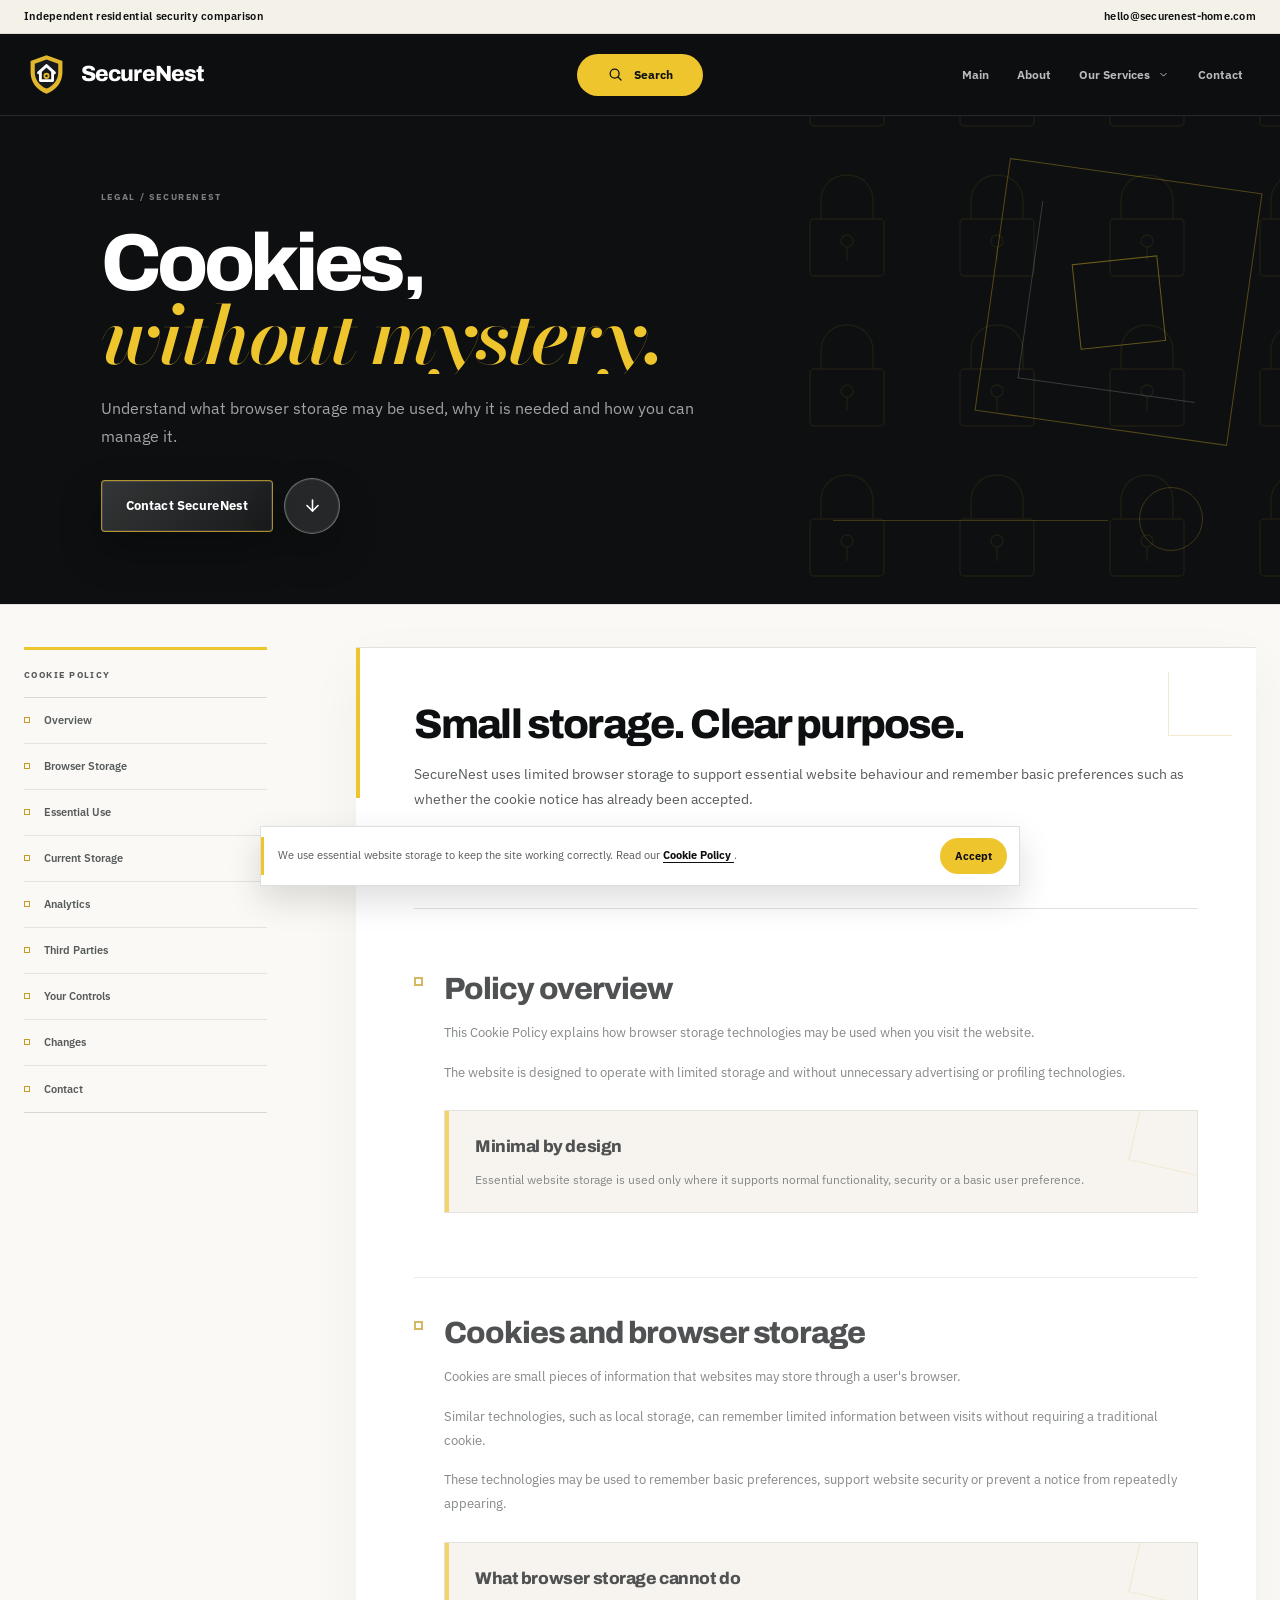
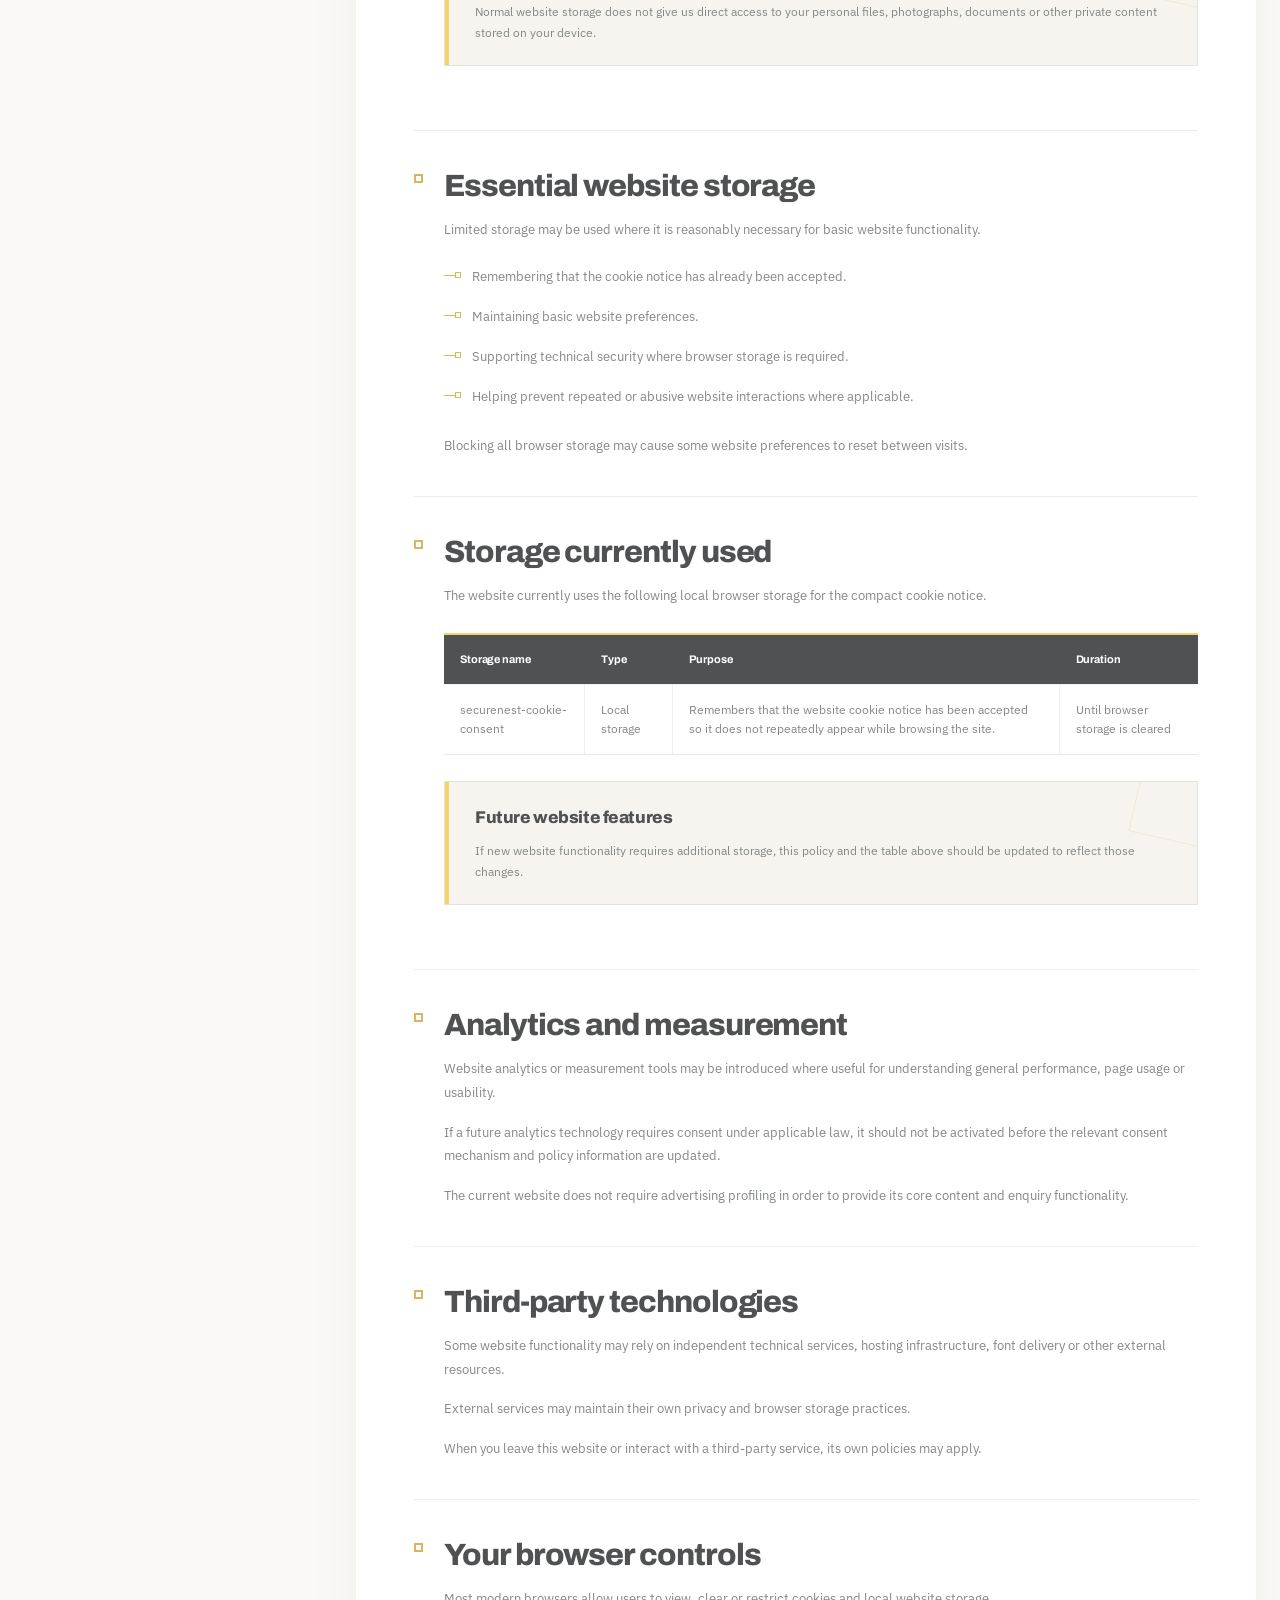
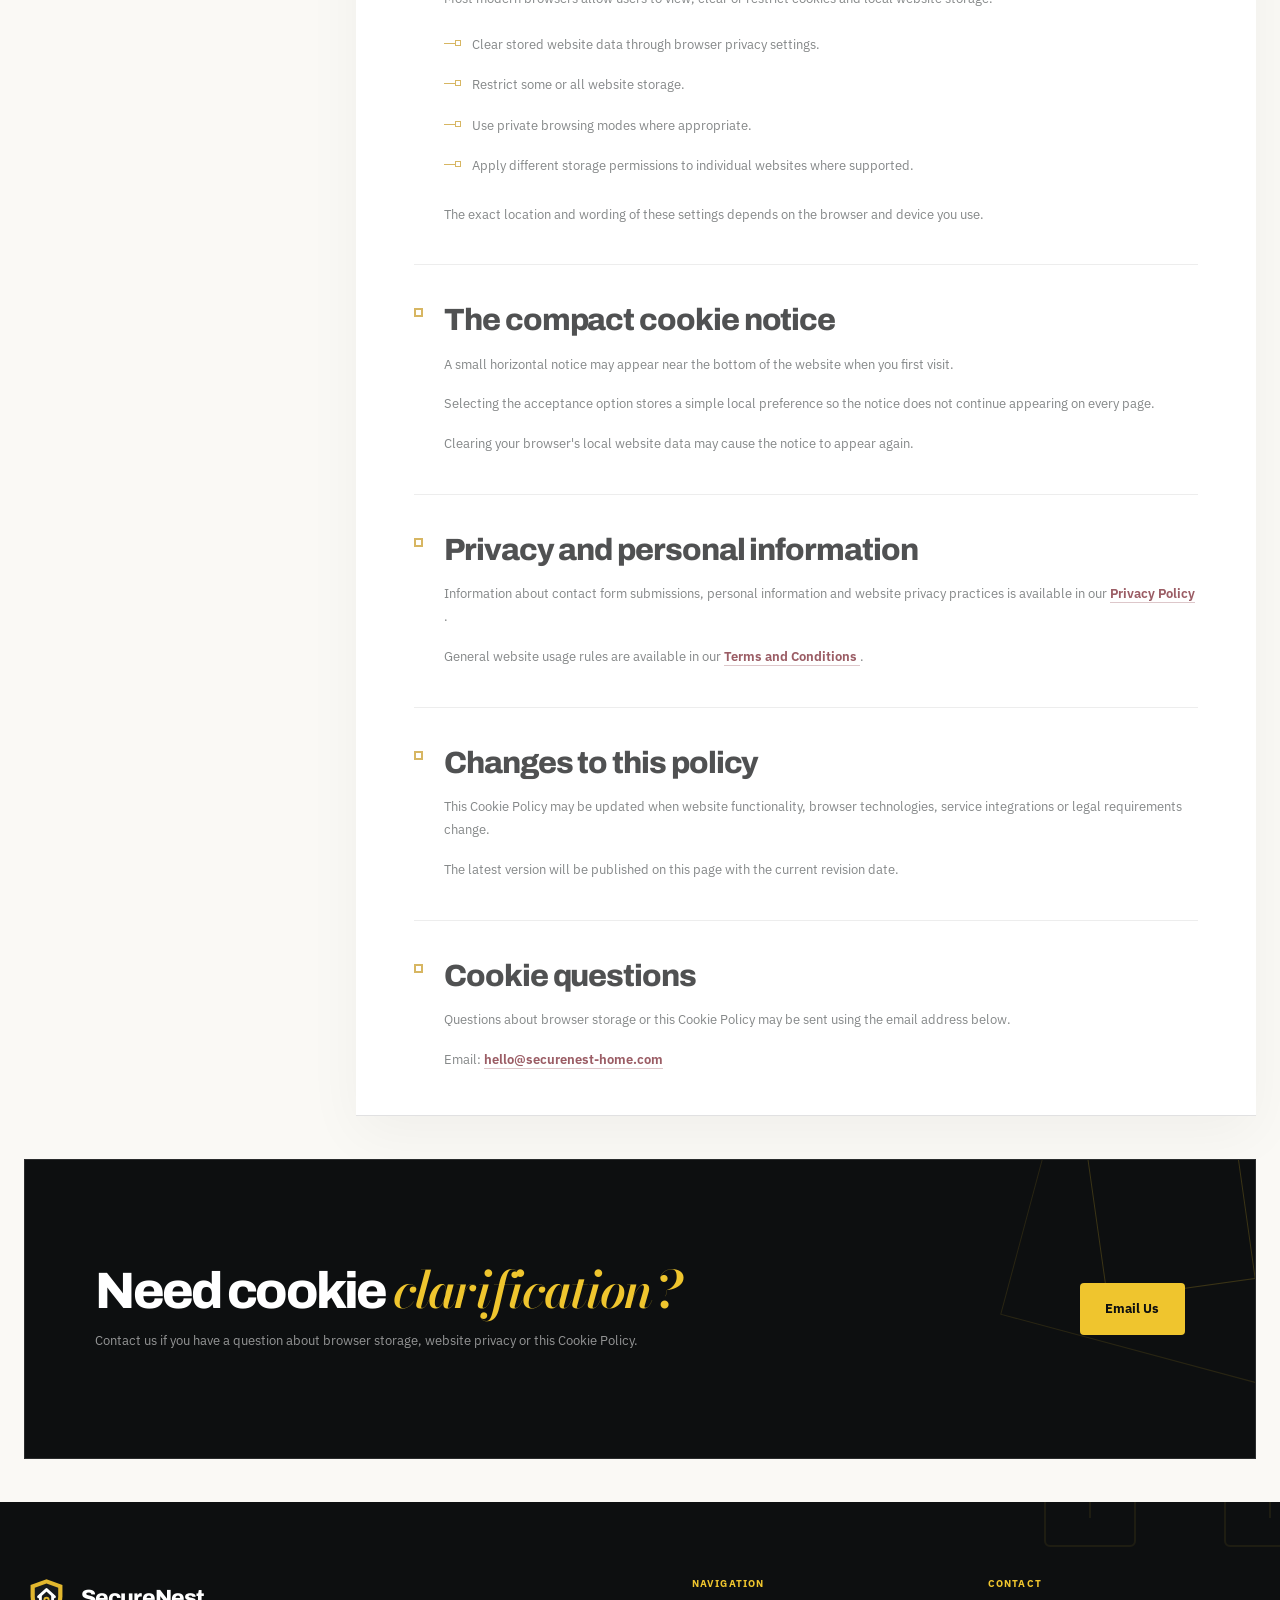
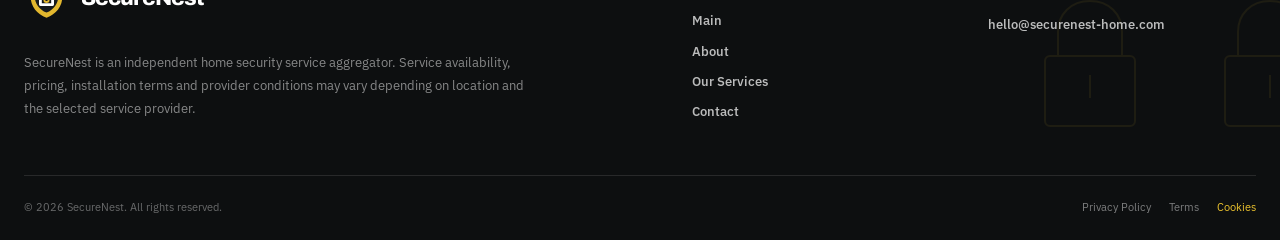
<file: cookies.html>
<!DOCTYPE html>
<html lang="en">
<head>
    <meta charset="UTF-8">

    <meta
        name="viewport"
        content="width=device-width, initial-scale=1.0"
    >

    <meta
        name="description"
        content="Cookie Policy for the SecureNest residential home security service aggregator."
    >

    <meta
        name="theme-color"
        content="#0d0f10"
    >

    <title>Cookie Policy | SecureNest</title>

    <link
        rel="icon"
        href="assets/icons/favicon.svg"
        type="image/svg+xml"
    >

    <link
        rel="preconnect"
        href="https://fonts.googleapis.com"
    >

    <link
        rel="preconnect"
        href="https://fonts.gstatic.com"
        crossorigin
    >

    <link
        href="https://fonts.googleapis.com/css2?family=Archivo:wght@500;600;700;800;900&family=Bodoni+Moda:ital,opsz,wght@0,6..96,600;1,6..96,600;1,6..96,700&family=IBM+Plex+Sans:wght@400;500;600;700&display=swap"
        rel="stylesheet"
    >

    <link
        rel="stylesheet"
        href="assets/vendor/aos.css"
    >

    <link
        rel="stylesheet"
        href="assets/css/global.css"
    >

    <link
        rel="stylesheet"
        href="assets/css/legal.css"
    >
</head>


<body
    class="legal-page"
    data-page="cookies"
>

    <a
        class="skip-link"
        href="#main-content"
    >
        Skip to content
    </a>




    <header class="site-header">

        <div class="header-info">

            <div class="container header-info__inner">

                <div class="header-info__message">
                    Independent residential security comparison
                </div>

                <a
                    class="header-info__email"
                    href="#"
                    data-config-email-link
                >
                    hello@securenest-home.com
                </a>

            </div>

        </div>


        <div class="header-main">

            <div class="container header-main__inner">

                <a
                    class="brand"
                    href="index.html"
                    aria-label=""
                    data-config-brand-home-label
                >

                    <img
                        class="brand__logo"
                        src="assets/icons/logo.svg"
                        alt=""
                        width="45"
                        height="45"
                        data-config-logo
                    >

                    <span
                        class="brand__name"
                        data-config-brand
                    >

                    </span>

                </a>


                <div class="header-search">

                    <button
                        class="header-search__button"
                        type="button"
                        aria-label="Search website"
                        data-search-open
                    >

                        <svg
                            class="header-search__icon"
                            viewBox="0 0 24 24"
                            fill="none"
                            aria-hidden="true"
                        >
                            <circle
                                cx="10.8"
                                cy="10.8"
                                r="6.3"
                                stroke="currentColor"
                                stroke-width="1.8"
                            />

                            <path
                                d="M15.5 15.5L20 20"
                                stroke="currentColor"
                                stroke-width="1.8"
                                stroke-linecap="round"
                            />
                        </svg>

                        <span class="header-search__text">
                            Search
                        </span>

                    </button>

                </div>


                <nav
                    class="main-nav"
                    aria-label="Main navigation"
                >

                    <ul class="main-nav__list">

                        <li class="main-nav__item">

                            <a
                                class="main-nav__link"
                                href="index.html"
                                data-nav-page="home"
                            >
                                <span data-nav-main>
                                    Main
                                </span>
                            </a>

                        </li>


                        <li class="main-nav__item">

                            <a
                                class="main-nav__link"
                                href="index.html#about"
                            >
                                <span data-nav-about>
                                    About
                                </span>
                            </a>

                        </li>


                        <li class="main-nav__item">

                            <button
                                class="main-nav__trigger"
                                type="button"
                                aria-haspopup="true"
                            >

                                <span data-nav-services>
                                    Our Services
                                </span>

                                <svg
                                    class="main-nav__chevron"
                                    viewBox="0 0 24 24"
                                    fill="none"
                                    aria-hidden="true"
                                >
                                    <path
                                        d="M7 10L12 15L17 10"
                                        stroke="currentColor"
                                        stroke-width="1.8"
                                        stroke-linecap="round"
                                        stroke-linejoin="round"
                                    />
                                </svg>

                            </button>


                            <div class="nav-dropdown">

                                <a
                                    class="nav-dropdown__link"
                                    href="security-camera-systems.html"
                                >
                                    <span>
                                        Security Camera Systems
                                    </span>

                                    <span class="nav-dropdown__icon">

                                        <svg
                                            viewBox="0 0 24 24"
                                            fill="none"
                                            aria-hidden="true"
                                        >
                                            <rect
                                                x="3"
                                                y="7"
                                                width="14"
                                                height="10"
                                                rx="3"
                                                stroke="currentColor"
                                                stroke-width="1.6"
                                            />

                                            <circle
                                                cx="10"
                                                cy="12"
                                                r="2.4"
                                                stroke="currentColor"
                                                stroke-width="1.6"
                                            />

                                            <path
                                                d="M17 10L21 8V16L17 14"
                                                stroke="currentColor"
                                                stroke-width="1.6"
                                                stroke-linejoin="round"
                                            />
                                        </svg>

                                    </span>
                                </a>


                                <a
                                    class="nav-dropdown__link"
                                    href="alarm-access-control.html"
                                >
                                    <span>
                                        Alarm &amp; Access Control
                                    </span>

                                    <span class="nav-dropdown__icon">

                                        <svg
                                            viewBox="0 0 24 24"
                                            fill="none"
                                            aria-hidden="true"
                                        >
                                            <path
                                                d="M6 10V8C6 4.7 8.7 2 12 2C15.3 2 18 4.7 18 8V10"
                                                stroke="currentColor"
                                                stroke-width="1.6"
                                            />

                                            <rect
                                                x="4"
                                                y="10"
                                                width="16"
                                                height="11"
                                                rx="3"
                                                stroke="currentColor"
                                                stroke-width="1.6"
                                            />

                                            <circle
                                                cx="12"
                                                cy="15"
                                                r="1.5"
                                                stroke="currentColor"
                                                stroke-width="1.6"
                                            />
                                        </svg>

                                    </span>
                                </a>

                            </div>

                        </li>


                        <li class="main-nav__item">

                            <a
                                class="main-nav__link"
                                href="index.html#contact"
                            >
                                <span data-nav-contact>
                                    Contact
                                </span>
                            </a>

                        </li>

                    </ul>

                </nav>


                <button
                    class="menu-toggle"
                    type="button"
                    aria-label="Open menu"
                    aria-expanded="false"
                    aria-controls="mobile-menu"
                >

                    <span class="menu-toggle__inner">
                        <span class="menu-toggle__line"></span>
                        <span class="menu-toggle__line"></span>
                    </span>

                </button>

            </div>

        </div>

    </header>




    <div
        class="mobile-menu"
        id="mobile-menu"
    >

        <div class="mobile-menu__inner">

            <nav
                class="mobile-menu__nav"
                aria-label="Mobile navigation"
            >

                <a
                    class="mobile-menu__link"
                    href="index.html"
                >
                    <span data-nav-main>
                        Main
                    </span>
                </a>

                <a
                    class="mobile-menu__link"
                    href="index.html#about"
                >
                    <span data-nav-about>
                        About
                    </span>
                </a>

                <a
                    class="mobile-menu__link"
                    href="index.html#services"
                >
                    <span data-nav-services>
                        Our Services
                    </span>
                </a>


                <div class="mobile-menu__services">

                    <a
                        class="mobile-menu__service"
                        href="security-camera-systems.html"
                    >
                        Security Camera Systems
                    </a>

                    <a
                        class="mobile-menu__service"
                        href="alarm-access-control.html"
                    >
                        Alarm &amp; Access Control
                    </a>

                </div>


                <a
                    class="mobile-menu__link"
                    href="index.html#contact"
                >
                    <span data-nav-contact>
                        Contact
                    </span>
                </a>

            </nav>

        </div>

    </div>




    <div
        class="search-panel"
        role="dialog"
        aria-modal="true"
        aria-labelledby="site-search-title"
        aria-hidden="true"
        data-search-panel
    >

        <div class="search-panel__inner">

            <button
                class="search-panel__close"
                type="button"
                aria-label="Close search"
                data-search-close
            >
                <svg
                    viewBox="0 0 24 24"
                    fill="none"
                    aria-hidden="true"
                >
                    <path
                        d="M6 6L18 18M18 6L6 18"
                        stroke="currentColor"
                        stroke-width="1.7"
                        stroke-linecap="round"
                    />
                </svg>
            </button>


            <div
                class="search-panel__title"
                id="site-search-title"
            >
                Find your
                <span class="accent-serif accent-yellow">
                    protection.
                </span>
            </div>


            <form
                class="search-panel__field"
                data-search-form
            >

                <input
                    class="search-panel__input"
                    type="search"
                    aria-label="Search website"
                    placeholder="Search cameras, alarms, access..."
                    autocomplete="off"
                    data-search-input
                >

                <button
                    class="search-panel__submit"
                    type="submit"
                >
                    Search
                </button>

            </form>


            <div
                class="search-results"
                data-search-results
                aria-live="polite"
            ></div>

        </div>

    </div>


    <main
        class="site"
        id="main-content"
    >




        <section class="legal-hero">

            <div
                class="legal-hero__pattern"
                aria-hidden="true"
            ></div>

            <div
                class="legal-hero__grid-line"
                aria-hidden="true"
            ></div>


            <div class="container">

                <div class="legal-hero__content">

                    <h1 class="legal-hero__title">

                        <span class="legal-hero__title-line">
                            <span class="legal-hero__title-inner">
                                Cookies,
                            </span>
                        </span>

                        <span class="legal-hero__title-line">
                            <span class="legal-hero__title-inner legal-hero__title-accent">
                                without mystery.
                            </span>
                        </span>

                    </h1>


                    <p class="legal-hero__description">
                        Understand what browser storage may be used,
                        why it is needed and how you can manage it.
                    </p>

                    <div class="legal-hero__actions">

                        <a
                            class="btn btn--outline"
                            href="index.html#contact"
                        >
                            Contact SecureNest
                        </a>

                        <a
                            class="btn btn--round"
                            href="#legal-content"
                            aria-label="Scroll to cookie policy content"
                        >
                            <svg
                                viewBox="0 0 24 24"
                                aria-hidden="true"
                            >
                                <path d="M12 5v14"></path>
                                <path d="m19 12-7 7-7-7"></path>
                            </svg>
                        </a>

                    </div>

                </div>

            </div>

        </section>




        <section
            class="legal-content"
            id="legal-content"
        >

            <div class="container legal-content__layout">




                <aside
                    class="legal-nav"
                    aria-label="Cookie Policy sections"
                >

                    <div class="legal-nav__title">
                        Cookie Policy
                    </div>


                    <nav class="legal-nav__list">

                        <a
                            class="legal-nav__link"
                            href="#overview"
                        >
                            Overview
                        </a>

                        <a
                            class="legal-nav__link"
                            href="#storage"
                        >
                            Browser Storage
                        </a>

                        <a
                            class="legal-nav__link"
                            href="#essential"
                        >
                            Essential Use
                        </a>

                        <a
                            class="legal-nav__link"
                            href="#current-storage"
                        >
                            Current Storage
                        </a>

                        <a
                            class="legal-nav__link"
                            href="#analytics"
                        >
                            Analytics
                        </a>

                        <a
                            class="legal-nav__link"
                            href="#third-party"
                        >
                            Third Parties
                        </a>

                        <a
                            class="legal-nav__link"
                            href="#controls"
                        >
                            Your Controls
                        </a>

                        <a
                            class="legal-nav__link"
                            href="#changes"
                        >
                            Changes
                        </a>

                        <a
                            class="legal-nav__link"
                            href="#contact-cookies"
                        >
                            Contact
                        </a>

                    </nav>

                </aside>




                <article class="legal-article">


                    <div
                        class="legal-article__intro"
                        data-aos="fade-up"
                    >

                        <h2 class="legal-article__intro-title">
                            Small storage. Clear purpose.
                        </h2>


                        <p class="legal-article__intro-text">
                            <span data-config-brand>

                            </span>
                            uses limited browser storage to support
                            essential website behaviour and remember
                            basic preferences such as whether the
                            cookie notice has already been accepted.
                        </p>


                        <div class="legal-updated">

                            <span
                                class="legal-updated__dot"
                                aria-hidden="true"
                            ></span>

                            Last updated: August 24, 2026

                        </div>

                    </div>




                    <section
                        class="legal-section"
                        id="overview"
                    >

                        <h2 class="legal-section__title">
                            Policy overview
                        </h2>

                        <p>
                            This Cookie Policy explains how browser
                            storage technologies may be used when you
                            visit the website.
                        </p>

                        <p>
                            The website is designed to operate with
                            limited storage and without unnecessary
                            advertising or profiling technologies.
                        </p>


                        <div class="legal-note">

                            <div class="legal-note__title">
                                Minimal by design
                            </div>

                            <p>
                                Essential website storage is used only
                                where it supports normal functionality,
                                security or a basic user preference.
                            </p>

                        </div>

                    </section>




                    <section
                        class="legal-section"
                        id="storage"
                    >

                        <h2 class="legal-section__title">
                            Cookies and browser storage
                        </h2>

                        <p>
                            Cookies are small pieces of information that
                            websites may store through a user's browser.
                        </p>

                        <p>
                            Similar technologies, such as local storage,
                            can remember limited information between
                            visits without requiring a traditional cookie.
                        </p>

                        <p>
                            These technologies may be used to remember
                            basic preferences, support website security
                            or prevent a notice from repeatedly appearing.
                        </p>


                        <div class="legal-note">

                            <div class="legal-note__title">
                                What browser storage cannot do
                            </div>

                            <p>
                                Normal website storage does not give us
                                direct access to your personal files,
                                photographs, documents or other private
                                content stored on your device.
                            </p>

                        </div>

                    </section>




                    <section
                        class="legal-section"
                        id="essential"
                    >

                        <h2 class="legal-section__title">
                            Essential website storage
                        </h2>

                        <p>
                            Limited storage may be used where it is
                            reasonably necessary for basic website
                            functionality.
                        </p>


                        <ul class="legal-list">

                            <li>
                                Remembering that the cookie notice has
                                already been accepted.
                            </li>

                            <li>
                                Maintaining basic website preferences.
                            </li>

                            <li>
                                Supporting technical security where
                                browser storage is required.
                            </li>

                            <li>
                                Helping prevent repeated or abusive
                                website interactions where applicable.
                            </li>

                        </ul>


                        <p>
                            Blocking all browser storage may cause some
                            website preferences to reset between visits.
                        </p>

                    </section>




                    <section
                        class="legal-section"
                        id="current-storage"
                    >

                        <h2 class="legal-section__title">
                            Storage currently used
                        </h2>

                        <p>
                            The website currently uses the following
                            local browser storage for the compact cookie
                            notice.
                        </p>


                        <div class="legal-table-wrap">

                            <table class="legal-table">

                            <thead>

                                <tr>
                                    <th>
                                        Storage name
                                    </th>

                                    <th>
                                        Type
                                    </th>

                                    <th>
                                        Purpose
                                    </th>

                                    <th>
                                        Duration
                                    </th>
                                </tr>

                            </thead>


                            <tbody>

                                <tr>

                                    <td>
                                        securenest-cookie-consent
                                    </td>

                                    <td>
                                        Local storage
                                    </td>

                                    <td>
                                        Remembers that the website cookie
                                        notice has been accepted so it
                                        does not repeatedly appear while
                                        browsing the site.
                                    </td>

                                    <td>
                                        Until browser storage is cleared
                                    </td>

                                </tr>

                            </tbody>

                            </table>

                        </div>


                        <div class="legal-note">

                            <div class="legal-note__title">
                                Future website features
                            </div>

                            <p>
                                If new website functionality requires
                                additional storage, this policy and the
                                table above should be updated to reflect
                                those changes.
                            </p>

                        </div>

                    </section>




                    <section
                        class="legal-section"
                        id="analytics"
                    >

                        <h2 class="legal-section__title">
                            Analytics and measurement
                        </h2>

                        <p>
                            Website analytics or measurement tools may
                            be introduced where useful for understanding
                            general performance, page usage or usability.
                        </p>

                        <p>
                            If a future analytics technology requires
                            consent under applicable law, it should not
                            be activated before the relevant consent
                            mechanism and policy information are updated.
                        </p>

                        <p>
                            The current website does not require
                            advertising profiling in order to provide
                            its core content and enquiry functionality.
                        </p>

                    </section>




                    <section
                        class="legal-section"
                        id="third-party"
                    >

                        <h2 class="legal-section__title">
                            Third-party technologies
                        </h2>

                        <p>
                            Some website functionality may rely on
                            independent technical services, hosting
                            infrastructure, font delivery or other
                            external resources.
                        </p>

                        <p>
                            External services may maintain their own
                            privacy and browser storage practices.
                        </p>

                        <p>
                            When you leave this website or interact with
                            a third-party service, its own policies may
                            apply.
                        </p>

                    </section>




                    <section
                        class="legal-section"
                        id="controls"
                    >

                        <h2 class="legal-section__title">
                            Your browser controls
                        </h2>

                        <p>
                            Most modern browsers allow users to view,
                            clear or restrict cookies and local website
                            storage.
                        </p>


                        <ul class="legal-list">

                            <li>
                                Clear stored website data through browser
                                privacy settings.
                            </li>

                            <li>
                                Restrict some or all website storage.
                            </li>

                            <li>
                                Use private browsing modes where
                                appropriate.
                            </li>

                            <li>
                                Apply different storage permissions to
                                individual websites where supported.
                            </li>

                        </ul>


                        <p>
                            The exact location and wording of these
                            settings depends on the browser and device
                            you use.
                        </p>

                    </section>




                    <section class="legal-section">

                        <h2 class="legal-section__title">
                            The compact cookie notice
                        </h2>

                        <p>
                            A small horizontal notice may appear near
                            the bottom of the website when you first
                            visit.
                        </p>

                        <p>
                            Selecting the acceptance option stores a
                            simple local preference so the notice does
                            not continue appearing on every page.
                        </p>

                        <p>
                            Clearing your browser's local website data
                            may cause the notice to appear again.
                        </p>

                    </section>




                    <section class="legal-section">

                        <h2 class="legal-section__title">
                            Privacy and personal information
                        </h2>

                        <p>
                            Information about contact form submissions,
                            personal information and website privacy
                            practices is available in our
                            <a href="privacy-policy.html">
                                Privacy Policy
                            </a>.
                        </p>

                        <p>
                            General website usage rules are available
                            in our
                            <a href="terms.html">
                                Terms and Conditions
                            </a>.
                        </p>

                    </section>




                    <section
                        class="legal-section"
                        id="changes"
                    >

                        <h2 class="legal-section__title">
                            Changes to this policy
                        </h2>

                        <p>
                            This Cookie Policy may be updated when
                            website functionality, browser technologies,
                            service integrations or legal requirements
                            change.
                        </p>

                        <p>
                            The latest version will be published on this
                            page with the current revision date.
                        </p>

                    </section>




                    <section
                        class="legal-section"
                        id="contact-cookies"
                    >

                        <h2 class="legal-section__title">
                            Cookie questions
                        </h2>

                        <p>
                            Questions about browser storage or this
                            Cookie Policy may be sent using the email
                            address below.
                        </p>

                        <p>
                            Email:
                            <a
                                href="#"
                                data-config-email-link
                            >
                                <span data-config-email>
                                    hello@securenest-home.com
                                </span>
                            </a>
                        </p>

                    </section>

                </article>

            </div>

        </section>




        <section class="legal-contact">

            <div class="container">

                <div class="legal-contact__shell">

                    <div class="legal-contact__content">

                        <h2 class="legal-contact__title">
                            Need cookie
                            <span class="accent-serif accent-yellow">
                                clarification?
                            </span>
                        </h2>

                        <p class="legal-contact__text">
                            Contact us if you have a question about
                            browser storage, website privacy or this
                            Cookie Policy.
                        </p>

                    </div>


                    <div class="legal-contact__action">

                        <a
                            class="btn btn--primary"
                            href="#"
                            data-config-email-link
                        >
                            Email Us
                        </a>

                    </div>

                </div>

            </div>

        </section>

    </main>




    <footer class="site-footer">

        <div class="container">

            <div class="footer-main">

                <div class="footer-brand">

                    <a
                        class="brand"
                        href="index.html"
                    >

                        <img
                            class="brand__logo"
                            src="assets/icons/logo.svg"
                            alt=""
                            width="45"
                            height="45"
                            data-config-logo
                        >

                        <span
                            class="brand__name"
                            data-config-brand
                        >

                        </span>

                    </a>


                    <p
                        class="footer-brand__text"
                        data-config-disclaimer
                    >
                    </p>

                </div>


                <div>

                    <div class="footer-title">
                        Navigation
                    </div>

                    <nav
                        class="footer-nav"
                        aria-label="Footer navigation"
                    >
                        <a href="index.html">
                            <span data-nav-main>
                                Main
                            </span>
                        </a>

                        <a href="index.html#about">
                            <span data-nav-about>
                                About
                            </span>
                        </a>

                        <a href="index.html#services">
                            <span data-nav-services>
                                Our Services
                            </span>
                        </a>

                        <a href="index.html#contact">
                            <span data-nav-contact>
                                Contact
                            </span>
                        </a>
                    </nav>

                </div>


                <div class="footer-contact">

                    <div class="footer-title">
                        Contact
                    </div>

                    <a
                        href="#"
                        data-config-email-link
                    >
                        <span data-config-email>
                            hello@securenest-home.com
                        </span>
                    </a>

                </div>

            </div>


            <div class="footer-bottom">

                <p class="footer-bottom__copy">
                    ©
                    <span data-current-year></span>
                    <span data-config-brand>

                    </span>.
                    All rights reserved.
                </p>


                <nav
                    class="footer-legal"
                    aria-label="Legal navigation"
                >
                    <a href="privacy-policy.html">
                        Privacy Policy
                    </a>

                    <a href="terms.html">
                        Terms
                    </a>

                    <a href="cookies.html">
                        Cookies
                    </a>
                </nav>

            </div>

        </div>

    </footer>




    <div
        class="cookie-card"
        role="dialog"
        aria-label="Cookie notice"
    >

        <p class="cookie-card__text">
            We use essential website storage to keep the site working
            correctly. Read our
            <a href="cookies.html">
                Cookie Policy
            </a>.
        </p>


        <div class="cookie-card__actions">

            <button
                class="cookie-card__button"
                type="button"
                data-cookie-accept
            >
                Accept
            </button>

        </div>

    </div>




    <script src="config/config.js"></script>

    <script src="assets/vendor/aos.js"></script>

    <script src="assets/js/global.js"></script>

</body>
</html>
</file>
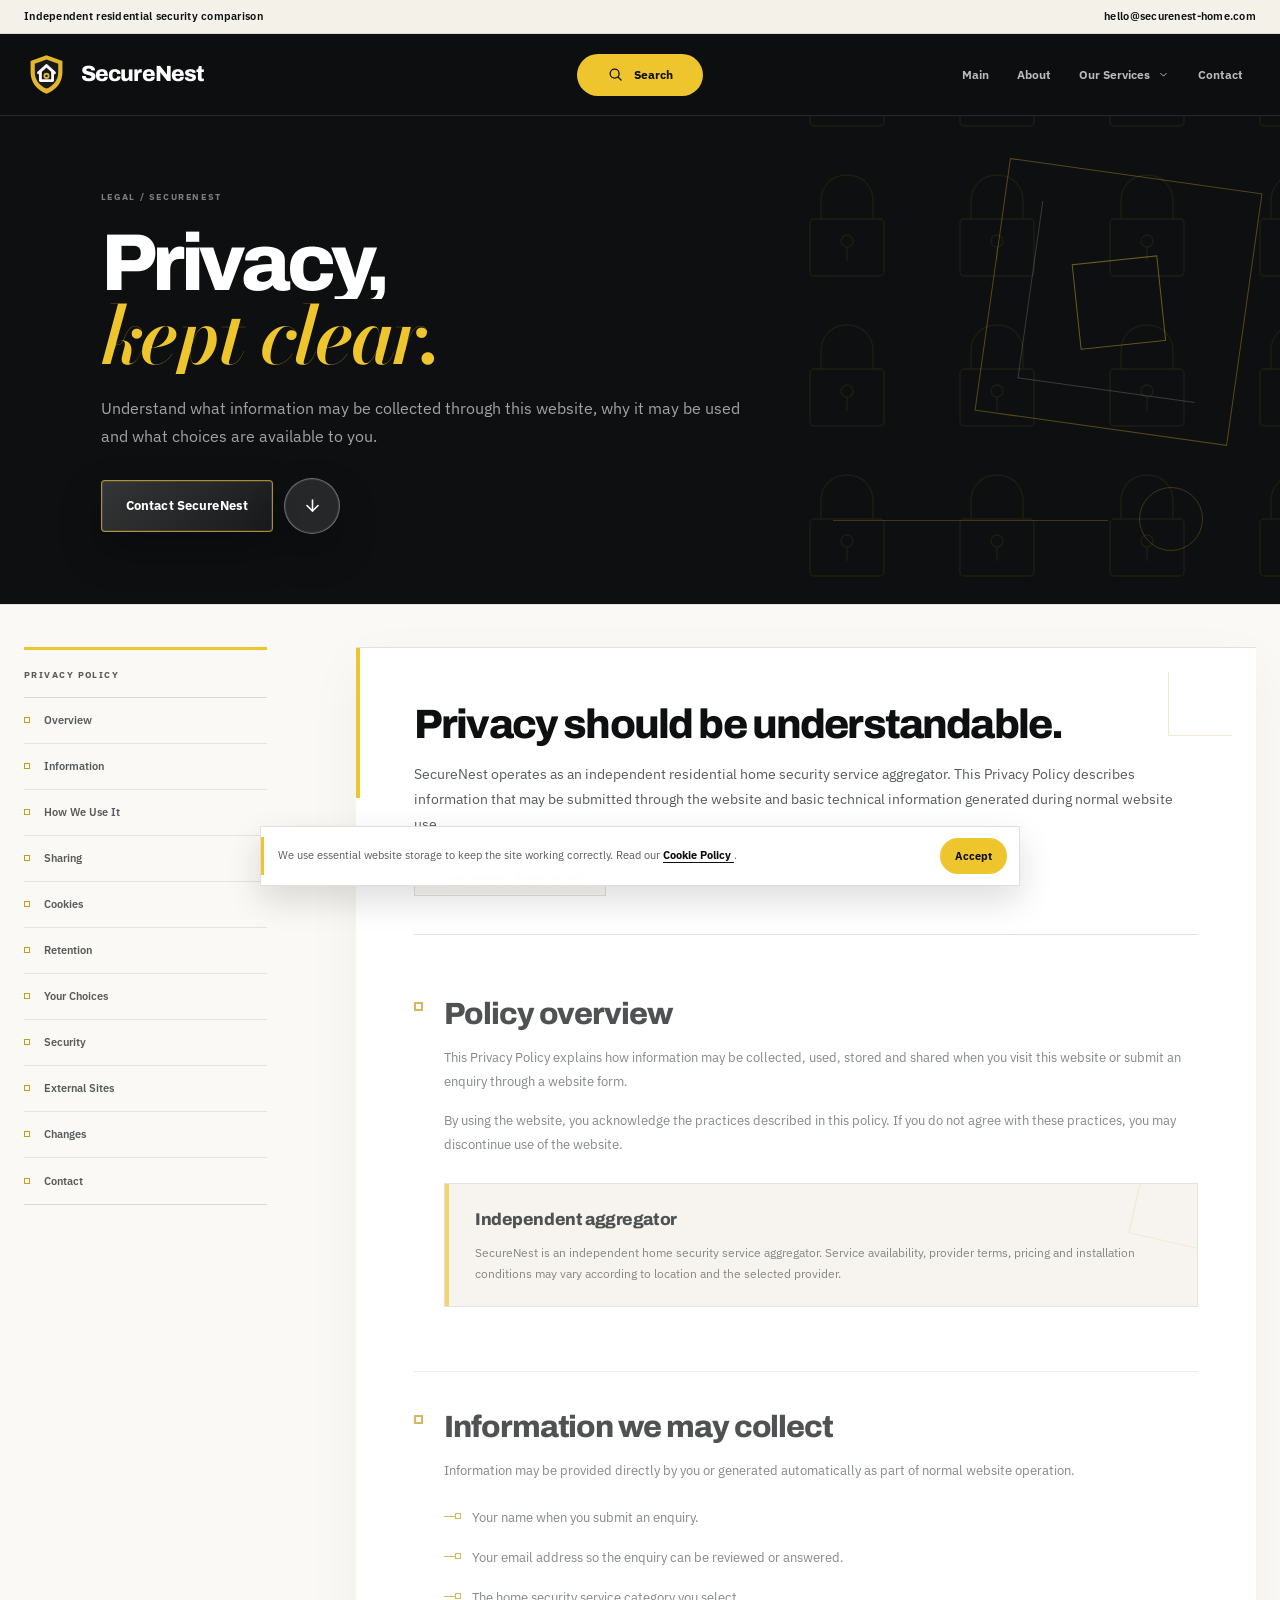
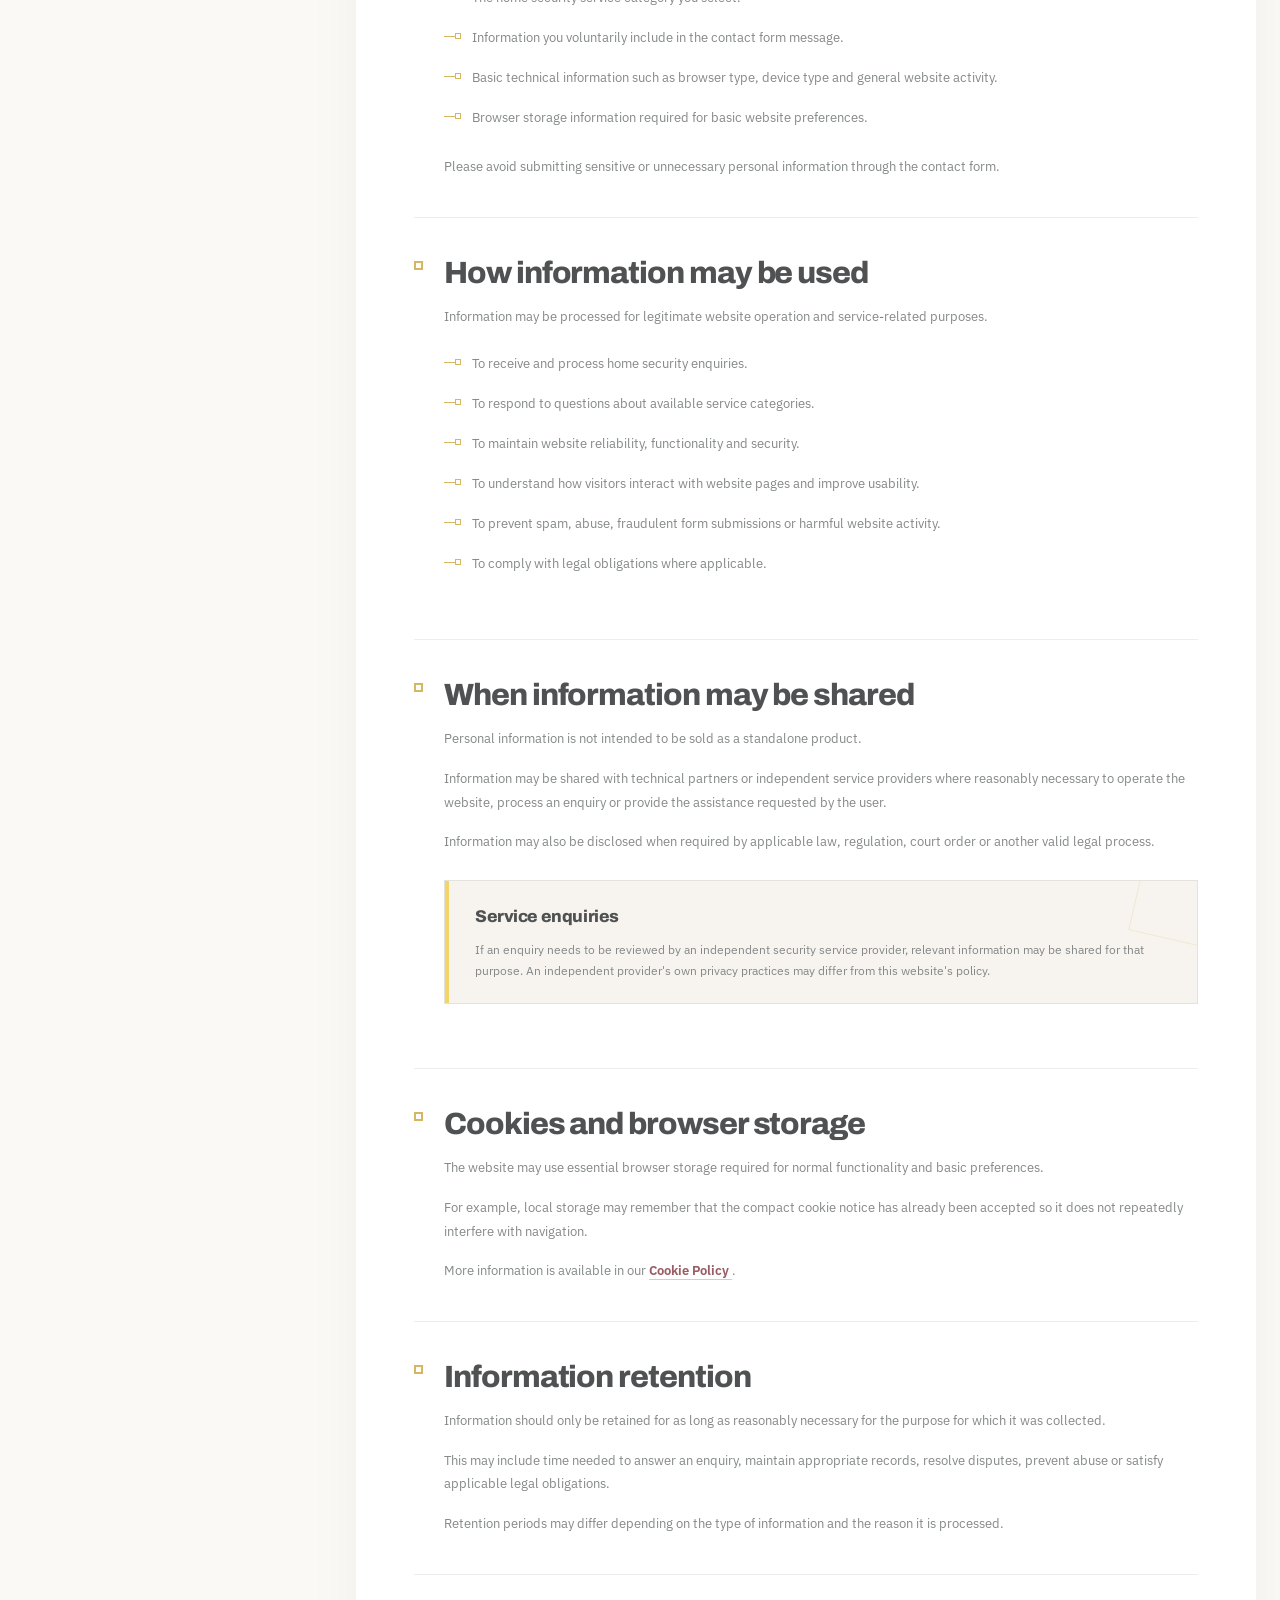
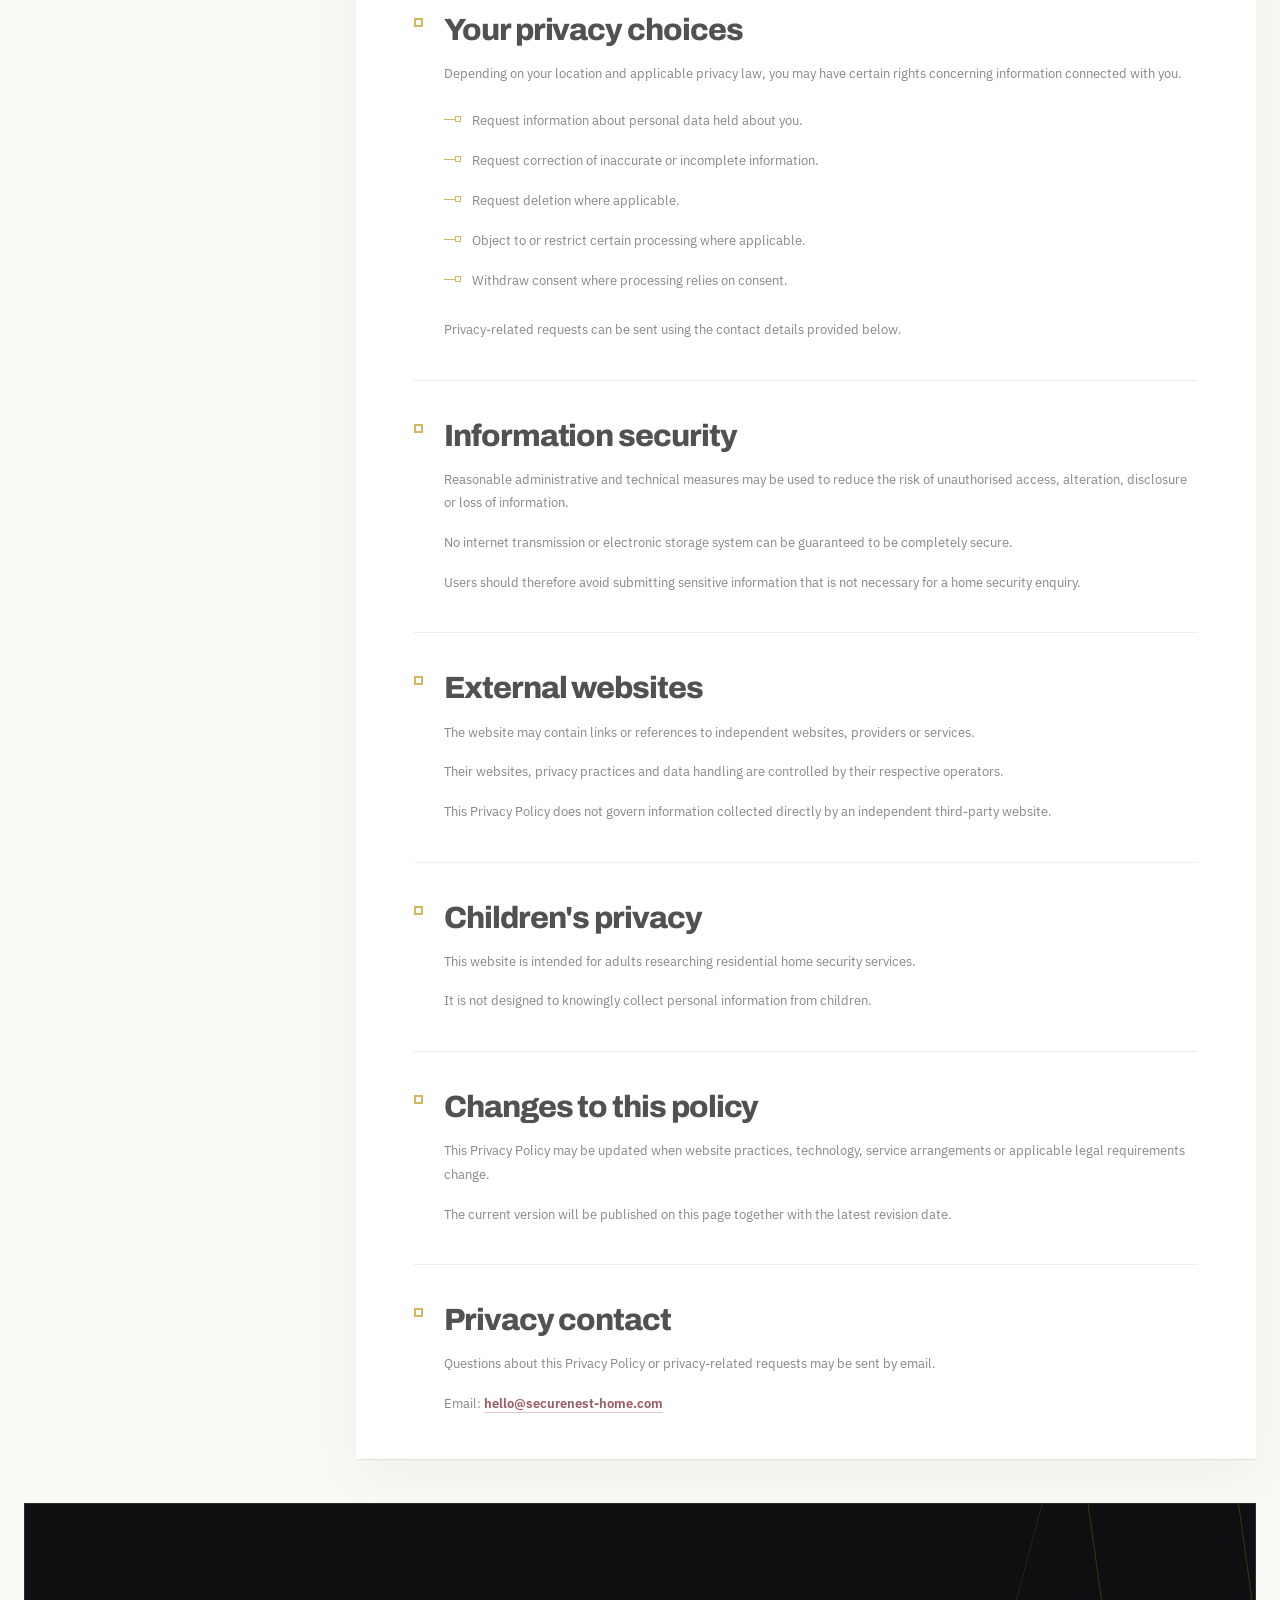
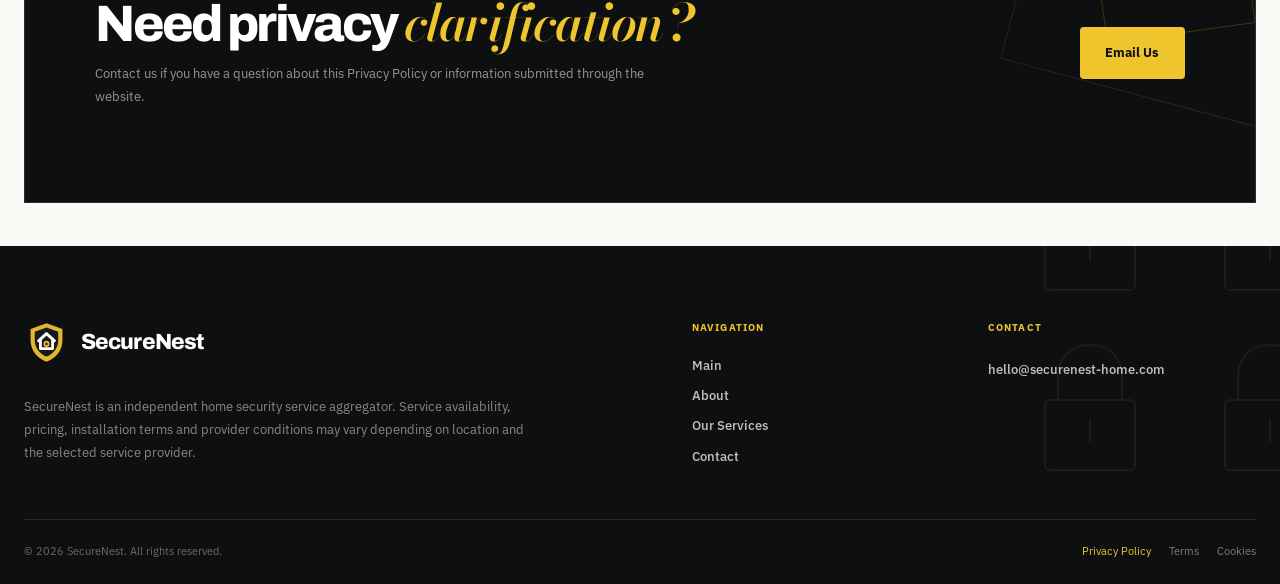
<file: privacy-policy.html>
<!DOCTYPE html>
<html lang="en">
<head>
    <meta charset="UTF-8">

    <meta
        name="viewport"
        content="width=device-width, initial-scale=1.0"
    >

    <meta
        name="description"
        content="Privacy Policy for the SecureNest residential home security service aggregator."
    >

    <meta
        name="theme-color"
        content="#0d0f10"
    >

    <title>Privacy Policy | SecureNest</title>

    <link
        rel="icon"
        href="assets/icons/favicon.svg"
        type="image/svg+xml"
    >

    <link
        rel="preconnect"
        href="https://fonts.googleapis.com"
    >

    <link
        rel="preconnect"
        href="https://fonts.gstatic.com"
        crossorigin
    >

    <link
        href="https://fonts.googleapis.com/css2?family=Archivo:wght@500;600;700;800;900&family=Bodoni+Moda:ital,opsz,wght@0,6..96,600;1,6..96,600;1,6..96,700&family=IBM+Plex+Sans:wght@400;500;600;700&display=swap"
        rel="stylesheet"
    >

    <link
        rel="stylesheet"
        href="assets/vendor/aos.css"
    >

    <link
        rel="stylesheet"
        href="assets/css/global.css"
    >

    <link
        rel="stylesheet"
        href="assets/css/legal.css"
    >
</head>


<body
    class="legal-page"
    data-page="privacy"
>

    <a
        class="skip-link"
        href="#main-content"
    >
        Skip to content
    </a>




    <header class="site-header">

        <div class="header-info">

            <div class="container header-info__inner">

                <div class="header-info__message">
                    Independent residential security comparison
                </div>

                <a
                    class="header-info__email"
                    href="#"
                    data-config-email-link
                >
                    hello@securenest-home.com
                </a>

            </div>

        </div>


        <div class="header-main">

            <div class="container header-main__inner">




                <a
                    class="brand"
                    href="index.html"
                    aria-label=""
                    data-config-brand-home-label
                >

                    <img
                        class="brand__logo"
                        src="assets/icons/logo.svg"
                        alt=""
                        width="45"
                        height="45"
                        data-config-logo
                    >

                    <span
                        class="brand__name"
                        data-config-brand
                    >

                    </span>

                </a>




                <div class="header-search">

                    <button
                        class="header-search__button"
                        type="button"
                        aria-label="Search website"
                        data-search-open
                    >

                        <svg
                            class="header-search__icon"
                            viewBox="0 0 24 24"
                            fill="none"
                            aria-hidden="true"
                        >
                            <circle
                                cx="10.8"
                                cy="10.8"
                                r="6.3"
                                stroke="currentColor"
                                stroke-width="1.8"
                            />

                            <path
                                d="M15.5 15.5L20 20"
                                stroke="currentColor"
                                stroke-width="1.8"
                                stroke-linecap="round"
                            />
                        </svg>

                        <span class="header-search__text">
                            Search
                        </span>

                    </button>

                </div>




                <nav
                    class="main-nav"
                    aria-label="Main navigation"
                >

                    <ul class="main-nav__list">

                        <li class="main-nav__item">

                            <a
                                class="main-nav__link"
                                href="index.html"
                                data-nav-page="home"
                            >
                                <span data-nav-main>
                                    Main
                                </span>
                            </a>

                        </li>


                        <li class="main-nav__item">

                            <a
                                class="main-nav__link"
                                href="index.html#about"
                            >
                                <span data-nav-about>
                                    About
                                </span>
                            </a>

                        </li>


                        <li class="main-nav__item">

                            <button
                                class="main-nav__trigger"
                                type="button"
                                aria-haspopup="true"
                            >

                                <span data-nav-services>
                                    Our Services
                                </span>

                                <svg
                                    class="main-nav__chevron"
                                    viewBox="0 0 24 24"
                                    fill="none"
                                    aria-hidden="true"
                                >
                                    <path
                                        d="M7 10L12 15L17 10"
                                        stroke="currentColor"
                                        stroke-width="1.8"
                                        stroke-linecap="round"
                                        stroke-linejoin="round"
                                    />
                                </svg>

                            </button>


                            <div class="nav-dropdown">

                                <a
                                    class="nav-dropdown__link"
                                    href="security-camera-systems.html"
                                >

                                    <span>
                                        Security Camera Systems
                                    </span>

                                    <span class="nav-dropdown__icon">

                                        <svg
                                            viewBox="0 0 24 24"
                                            fill="none"
                                            aria-hidden="true"
                                        >
                                            <rect
                                                x="3"
                                                y="7"
                                                width="14"
                                                height="10"
                                                rx="3"
                                                stroke="currentColor"
                                                stroke-width="1.6"
                                            />

                                            <circle
                                                cx="10"
                                                cy="12"
                                                r="2.4"
                                                stroke="currentColor"
                                                stroke-width="1.6"
                                            />

                                            <path
                                                d="M17 10L21 8V16L17 14"
                                                stroke="currentColor"
                                                stroke-width="1.6"
                                                stroke-linejoin="round"
                                            />
                                        </svg>

                                    </span>

                                </a>


                                <a
                                    class="nav-dropdown__link"
                                    href="alarm-access-control.html"
                                >

                                    <span>
                                        Alarm &amp; Access Control
                                    </span>

                                    <span class="nav-dropdown__icon">

                                        <svg
                                            viewBox="0 0 24 24"
                                            fill="none"
                                            aria-hidden="true"
                                        >
                                            <path
                                                d="M6 10V8C6 4.7 8.7 2 12 2C15.3 2 18 4.7 18 8V10"
                                                stroke="currentColor"
                                                stroke-width="1.6"
                                            />

                                            <rect
                                                x="4"
                                                y="10"
                                                width="16"
                                                height="11"
                                                rx="3"
                                                stroke="currentColor"
                                                stroke-width="1.6"
                                            />

                                            <circle
                                                cx="12"
                                                cy="15"
                                                r="1.5"
                                                stroke="currentColor"
                                                stroke-width="1.6"
                                            />
                                        </svg>

                                    </span>

                                </a>

                            </div>

                        </li>


                        <li class="main-nav__item">

                            <a
                                class="main-nav__link"
                                href="index.html#contact"
                            >
                                <span data-nav-contact>
                                    Contact
                                </span>
                            </a>

                        </li>

                    </ul>

                </nav>




                <button
                    class="menu-toggle"
                    type="button"
                    aria-label="Open menu"
                    aria-expanded="false"
                    aria-controls="mobile-menu"
                >

                    <span class="menu-toggle__inner">
                        <span class="menu-toggle__line"></span>
                        <span class="menu-toggle__line"></span>
                    </span>

                </button>

            </div>

        </div>

    </header>




    <div
        class="mobile-menu"
        id="mobile-menu"
    >

        <div class="mobile-menu__inner">

            <nav
                class="mobile-menu__nav"
                aria-label="Mobile navigation"
            >

                <a
                    class="mobile-menu__link"
                    href="index.html"
                >
                    <span data-nav-main>
                        Main
                    </span>
                </a>

                <a
                    class="mobile-menu__link"
                    href="index.html#about"
                >
                    <span data-nav-about>
                        About
                    </span>
                </a>

                <a
                    class="mobile-menu__link"
                    href="index.html#services"
                >
                    <span data-nav-services>
                        Our Services
                    </span>
                </a>


                <div class="mobile-menu__services">

                    <a
                        class="mobile-menu__service"
                        href="security-camera-systems.html"
                    >
                        Security Camera Systems
                    </a>

                    <a
                        class="mobile-menu__service"
                        href="alarm-access-control.html"
                    >
                        Alarm &amp; Access Control
                    </a>

                </div>


                <a
                    class="mobile-menu__link"
                    href="index.html#contact"
                >
                    <span data-nav-contact>
                        Contact
                    </span>
                </a>

            </nav>

        </div>

    </div>




    <div
        class="search-panel"
        role="dialog"
        aria-modal="true"
        aria-labelledby="site-search-title"
        aria-hidden="true"
        data-search-panel
    >

        <div class="search-panel__inner">

            <button
                class="search-panel__close"
                type="button"
                aria-label="Close search"
                data-search-close
            >

                <svg
                    viewBox="0 0 24 24"
                    fill="none"
                    aria-hidden="true"
                >
                    <path
                        d="M6 6L18 18M18 6L6 18"
                        stroke="currentColor"
                        stroke-width="1.7"
                        stroke-linecap="round"
                    />
                </svg>

            </button>


            <div
                class="search-panel__title"
                id="site-search-title"
            >
                Find your
                <span class="accent-serif accent-yellow">
                    protection.
                </span>
            </div>


            <form
                class="search-panel__field"
                data-search-form
            >

                <input
                    class="search-panel__input"
                    type="search"
                    aria-label="Search website"
                    placeholder="Search cameras, alarms, access..."
                    autocomplete="off"
                    data-search-input
                >

                <button
                    class="search-panel__submit"
                    type="submit"
                >
                    Search
                </button>

            </form>


            <div
                class="search-results"
                data-search-results
                aria-live="polite"
            ></div>

        </div>

    </div>


    <main
        class="site"
        id="main-content"
    >




        <section class="legal-hero">

            <div
                class="legal-hero__pattern"
                aria-hidden="true"
            ></div>

            <div
                class="legal-hero__grid-line"
                aria-hidden="true"
            ></div>


            <div class="container">

                <div class="legal-hero__content">

                    <h1 class="legal-hero__title">

                        <span class="legal-hero__title-line">
                            <span class="legal-hero__title-inner">
                                Privacy,
                            </span>
                        </span>

                        <span class="legal-hero__title-line">
                            <span class="legal-hero__title-inner legal-hero__title-accent">
                                kept clear.
                            </span>
                        </span>

                    </h1>


                    <p class="legal-hero__description">
                        Understand what information may be collected
                        through this website, why it may be used and
                        what choices are available to you.
                    </p>

                    <div class="legal-hero__actions">

                        <a
                            class="btn btn--outline"
                            href="index.html#contact"
                        >
                            Contact SecureNest
                        </a>

                        <a
                            class="btn btn--round"
                            href="#legal-content"
                            aria-label="Scroll to privacy policy content"
                        >
                            <svg
                                viewBox="0 0 24 24"
                                aria-hidden="true"
                            >
                                <path d="M12 5v14"></path>
                                <path d="m19 12-7 7-7-7"></path>
                            </svg>
                        </a>

                    </div>

                </div>

            </div>

        </section>




        <section
            class="legal-content"
            id="legal-content"
        >

            <div class="container legal-content__layout">




                <aside
                    class="legal-nav"
                    aria-label="Privacy Policy sections"
                >

                    <div class="legal-nav__title">
                        Privacy Policy
                    </div>


                    <nav class="legal-nav__list">

                        <a
                            class="legal-nav__link"
                            href="#overview"
                        >
                            Overview
                        </a>

                        <a
                            class="legal-nav__link"
                            href="#information"
                        >
                            Information
                        </a>

                        <a
                            class="legal-nav__link"
                            href="#use"
                        >
                            How We Use It
                        </a>

                        <a
                            class="legal-nav__link"
                            href="#sharing"
                        >
                            Sharing
                        </a>

                        <a
                            class="legal-nav__link"
                            href="#cookies"
                        >
                            Cookies
                        </a>

                        <a
                            class="legal-nav__link"
                            href="#retention"
                        >
                            Retention
                        </a>

                        <a
                            class="legal-nav__link"
                            href="#rights"
                        >
                            Your Choices
                        </a>

                        <a
                            class="legal-nav__link"
                            href="#security"
                        >
                            Security
                        </a>

                        <a
                            class="legal-nav__link"
                            href="#external"
                        >
                            External Sites
                        </a>

                        <a
                            class="legal-nav__link"
                            href="#changes"
                        >
                            Changes
                        </a>

                        <a
                            class="legal-nav__link"
                            href="#contact-policy"
                        >
                            Contact
                        </a>

                    </nav>

                </aside>




                <article class="legal-article">




                    <div
                        class="legal-article__intro"
                        data-aos="fade-up"
                    >

                        <h2 class="legal-article__intro-title">
                            Privacy should be understandable.
                        </h2>


                        <p class="legal-article__intro-text">
                            <span data-config-brand>

                            </span>
                            operates as an independent residential
                            home security service aggregator. This
                            Privacy Policy describes information that
                            may be submitted through the website and
                            basic technical information generated
                            during normal website use.
                        </p>


                        <div class="legal-updated">

                            <span
                                class="legal-updated__dot"
                                aria-hidden="true"
                            ></span>

                            Last updated: August 24, 2026

                        </div>

                    </div>




                    <section
                        class="legal-section"
                        id="overview"
                    >

                        <h2 class="legal-section__title">
                            Policy overview
                        </h2>

                        <p>
                            This Privacy Policy explains how information
                            may be collected, used, stored and shared
                            when you visit this website or submit an
                            enquiry through a website form.
                        </p>

                        <p>
                            By using the website, you acknowledge the
                            practices described in this policy. If you
                            do not agree with these practices, you may
                            discontinue use of the website.
                        </p>


                        <div class="legal-note">

                            <div class="legal-note__title">
                                Independent aggregator
                            </div>

                            <p>
                                <span data-config-brand>

                                </span>
                                is an independent home security service
                                aggregator. Service availability,
                                provider terms, pricing and installation
                                conditions may vary according to location
                                and the selected provider.
                            </p>

                        </div>

                    </section>




                    <section
                        class="legal-section"
                        id="information"
                    >

                        <h2 class="legal-section__title">
                            Information we may collect
                        </h2>

                        <p>
                            Information may be provided directly by you
                            or generated automatically as part of normal
                            website operation.
                        </p>


                        <ul class="legal-list">

                            <li>
                                Your name when you submit an enquiry.
                            </li>

                            <li>
                                Your email address so the enquiry can
                                be reviewed or answered.
                            </li>

                            <li>
                                The home security service category you
                                select.
                            </li>

                            <li>
                                Information you voluntarily include in
                                the contact form message.
                            </li>

                            <li>
                                Basic technical information such as
                                browser type, device type and general
                                website activity.
                            </li>

                            <li>
                                Browser storage information required
                                for basic website preferences.
                            </li>

                        </ul>


                        <p>
                            Please avoid submitting sensitive or
                            unnecessary personal information through
                            the contact form.
                        </p>

                    </section>




                    <section
                        class="legal-section"
                        id="use"
                    >

                        <h2 class="legal-section__title">
                            How information may be used
                        </h2>

                        <p>
                            Information may be processed for legitimate
                            website operation and service-related
                            purposes.
                        </p>


                        <ul class="legal-list">

                            <li>
                                To receive and process home security
                                enquiries.
                            </li>

                            <li>
                                To respond to questions about available
                                service categories.
                            </li>

                            <li>
                                To maintain website reliability,
                                functionality and security.
                            </li>

                            <li>
                                To understand how visitors interact
                                with website pages and improve usability.
                            </li>

                            <li>
                                To prevent spam, abuse, fraudulent form
                                submissions or harmful website activity.
                            </li>

                            <li>
                                To comply with legal obligations where
                                applicable.
                            </li>

                        </ul>

                    </section>




                    <section
                        class="legal-section"
                        id="sharing"
                    >

                        <h2 class="legal-section__title">
                            When information may be shared
                        </h2>

                        <p>
                            Personal information is not intended to be
                            sold as a standalone product.
                        </p>

                        <p>
                            Information may be shared with technical
                            partners or independent service providers
                            where reasonably necessary to operate the
                            website, process an enquiry or provide the
                            assistance requested by the user.
                        </p>

                        <p>
                            Information may also be disclosed when
                            required by applicable law, regulation,
                            court order or another valid legal process.
                        </p>


                        <div class="legal-note">

                            <div class="legal-note__title">
                                Service enquiries
                            </div>

                            <p>
                                If an enquiry needs to be reviewed by
                                an independent security service provider,
                                relevant information may be shared for
                                that purpose. An independent provider's
                                own privacy practices may differ from
                                this website's policy.
                            </p>

                        </div>

                    </section>




                    <section
                        class="legal-section"
                        id="cookies"
                    >

                        <h2 class="legal-section__title">
                            Cookies and browser storage
                        </h2>

                        <p>
                            The website may use essential browser storage
                            required for normal functionality and basic
                            preferences.
                        </p>

                        <p>
                            For example, local storage may remember that
                            the compact cookie notice has already been
                            accepted so it does not repeatedly interfere
                            with navigation.
                        </p>

                        <p>
                            More information is available in our
                            <a href="cookies.html">
                                Cookie Policy
                            </a>.
                        </p>

                    </section>




                    <section
                        class="legal-section"
                        id="retention"
                    >

                        <h2 class="legal-section__title">
                            Information retention
                        </h2>

                        <p>
                            Information should only be retained for as
                            long as reasonably necessary for the purpose
                            for which it was collected.
                        </p>

                        <p>
                            This may include time needed to answer an
                            enquiry, maintain appropriate records,
                            resolve disputes, prevent abuse or satisfy
                            applicable legal obligations.
                        </p>

                        <p>
                            Retention periods may differ depending on
                            the type of information and the reason it
                            is processed.
                        </p>

                    </section>




                    <section
                        class="legal-section"
                        id="rights"
                    >

                        <h2 class="legal-section__title">
                            Your privacy choices
                        </h2>

                        <p>
                            Depending on your location and applicable
                            privacy law, you may have certain rights
                            concerning information connected with you.
                        </p>


                        <ul class="legal-list">

                            <li>
                                Request information about personal data
                                held about you.
                            </li>

                            <li>
                                Request correction of inaccurate or
                                incomplete information.
                            </li>

                            <li>
                                Request deletion where applicable.
                            </li>

                            <li>
                                Object to or restrict certain processing
                                where applicable.
                            </li>

                            <li>
                                Withdraw consent where processing relies
                                on consent.
                            </li>

                        </ul>


                        <p>
                            Privacy-related requests can be sent using
                            the contact details provided below.
                        </p>

                    </section>




                    <section
                        class="legal-section"
                        id="security"
                    >

                        <h2 class="legal-section__title">
                            Information security
                        </h2>

                        <p>
                            Reasonable administrative and technical
                            measures may be used to reduce the risk of
                            unauthorised access, alteration, disclosure
                            or loss of information.
                        </p>

                        <p>
                            No internet transmission or electronic
                            storage system can be guaranteed to be
                            completely secure.
                        </p>

                        <p>
                            Users should therefore avoid submitting
                            sensitive information that is not necessary
                            for a home security enquiry.
                        </p>

                    </section>




                    <section
                        class="legal-section"
                        id="external"
                    >

                        <h2 class="legal-section__title">
                            External websites
                        </h2>

                        <p>
                            The website may contain links or references
                            to independent websites, providers or
                            services.
                        </p>

                        <p>
                            Their websites, privacy practices and data
                            handling are controlled by their respective
                            operators.
                        </p>

                        <p>
                            This Privacy Policy does not govern
                            information collected directly by an
                            independent third-party website.
                        </p>

                    </section>




                    <section class="legal-section">

                        <h2 class="legal-section__title">
                            Children's privacy
                        </h2>

                        <p>
                            This website is intended for adults
                            researching residential home security
                            services.
                        </p>

                        <p>
                            It is not designed to knowingly collect
                            personal information from children.
                        </p>

                    </section>




                    <section
                        class="legal-section"
                        id="changes"
                    >

                        <h2 class="legal-section__title">
                            Changes to this policy
                        </h2>

                        <p>
                            This Privacy Policy may be updated when
                            website practices, technology, service
                            arrangements or applicable legal requirements
                            change.
                        </p>

                        <p>
                            The current version will be published on
                            this page together with the latest revision
                            date.
                        </p>

                    </section>




                    <section
                        class="legal-section"
                        id="contact-policy"
                    >

                        <h2 class="legal-section__title">
                            Privacy contact
                        </h2>

                        <p>
                            Questions about this Privacy Policy or
                            privacy-related requests may be sent by
                            email.
                        </p>

                        <p>
                            Email:
                            <a
                                href="#"
                                data-config-email-link
                            >
                                <span data-config-email>
                                    hello@securenest-home.com
                                </span>
                            </a>
                        </p>

                    </section>

                </article>

            </div>

        </section>




        <section class="legal-contact">

            <div class="container">

                <div class="legal-contact__shell">

                    <div class="legal-contact__content">

                        <h2 class="legal-contact__title">
                            Need privacy
                            <span class="accent-serif accent-yellow">
                                clarification?
                            </span>
                        </h2>

                        <p class="legal-contact__text">
                            Contact us if you have a question about
                            this Privacy Policy or information submitted
                            through the website.
                        </p>

                    </div>


                    <div class="legal-contact__action">

                        <a
                            class="btn btn--primary"
                            href="#"
                            data-config-email-link
                        >
                            Email Us
                        </a>

                    </div>

                </div>

            </div>

        </section>

    </main>




    <footer class="site-footer">

        <div class="container">

            <div class="footer-main">

                <div class="footer-brand">

                    <a
                        class="brand"
                        href="index.html"
                    >

                        <img
                            class="brand__logo"
                            src="assets/icons/logo.svg"
                            alt=""
                            width="45"
                            height="45"
                            data-config-logo
                        >

                        <span
                            class="brand__name"
                            data-config-brand
                        >

                        </span>

                    </a>


                    <p
                        class="footer-brand__text"
                        data-config-disclaimer
                    >
                    </p>

                </div>


                <div>

                    <div class="footer-title">
                        Navigation
                    </div>

                    <nav
                        class="footer-nav"
                        aria-label="Footer navigation"
                    >
                        <a href="index.html">
                            <span data-nav-main>
                                Main
                            </span>
                        </a>

                        <a href="index.html#about">
                            <span data-nav-about>
                                About
                            </span>
                        </a>

                        <a href="index.html#services">
                            <span data-nav-services>
                                Our Services
                            </span>
                        </a>

                        <a href="index.html#contact">
                            <span data-nav-contact>
                                Contact
                            </span>
                        </a>
                    </nav>

                </div>


                <div class="footer-contact">

                    <div class="footer-title">
                        Contact
                    </div>

                    <a
                        href="#"
                        data-config-email-link
                    >
                        <span data-config-email>
                            hello@securenest-home.com
                        </span>
                    </a>

                </div>

            </div>


            <div class="footer-bottom">

                <p class="footer-bottom__copy">
                    ©
                    <span data-current-year></span>
                    <span data-config-brand>

                    </span>.
                    All rights reserved.
                </p>


                <nav
                    class="footer-legal"
                    aria-label="Legal navigation"
                >
                    <a href="privacy-policy.html">
                        Privacy Policy
                    </a>

                    <a href="terms.html">
                        Terms
                    </a>

                    <a href="cookies.html">
                        Cookies
                    </a>
                </nav>

            </div>

        </div>

    </footer>




    <div
        class="cookie-card"
        role="dialog"
        aria-label="Cookie notice"
    >

        <p class="cookie-card__text">
            We use essential website storage to keep the site working
            correctly. Read our
            <a href="cookies.html">
                Cookie Policy
            </a>.
        </p>


        <div class="cookie-card__actions">

            <button
                class="cookie-card__button"
                type="button"
                data-cookie-accept
            >
                Accept
            </button>

        </div>

    </div>




    <script src="config/config.js"></script>

    <script src="assets/vendor/aos.js"></script>

    <script src="assets/js/global.js"></script>

</body>
</html>
</file>
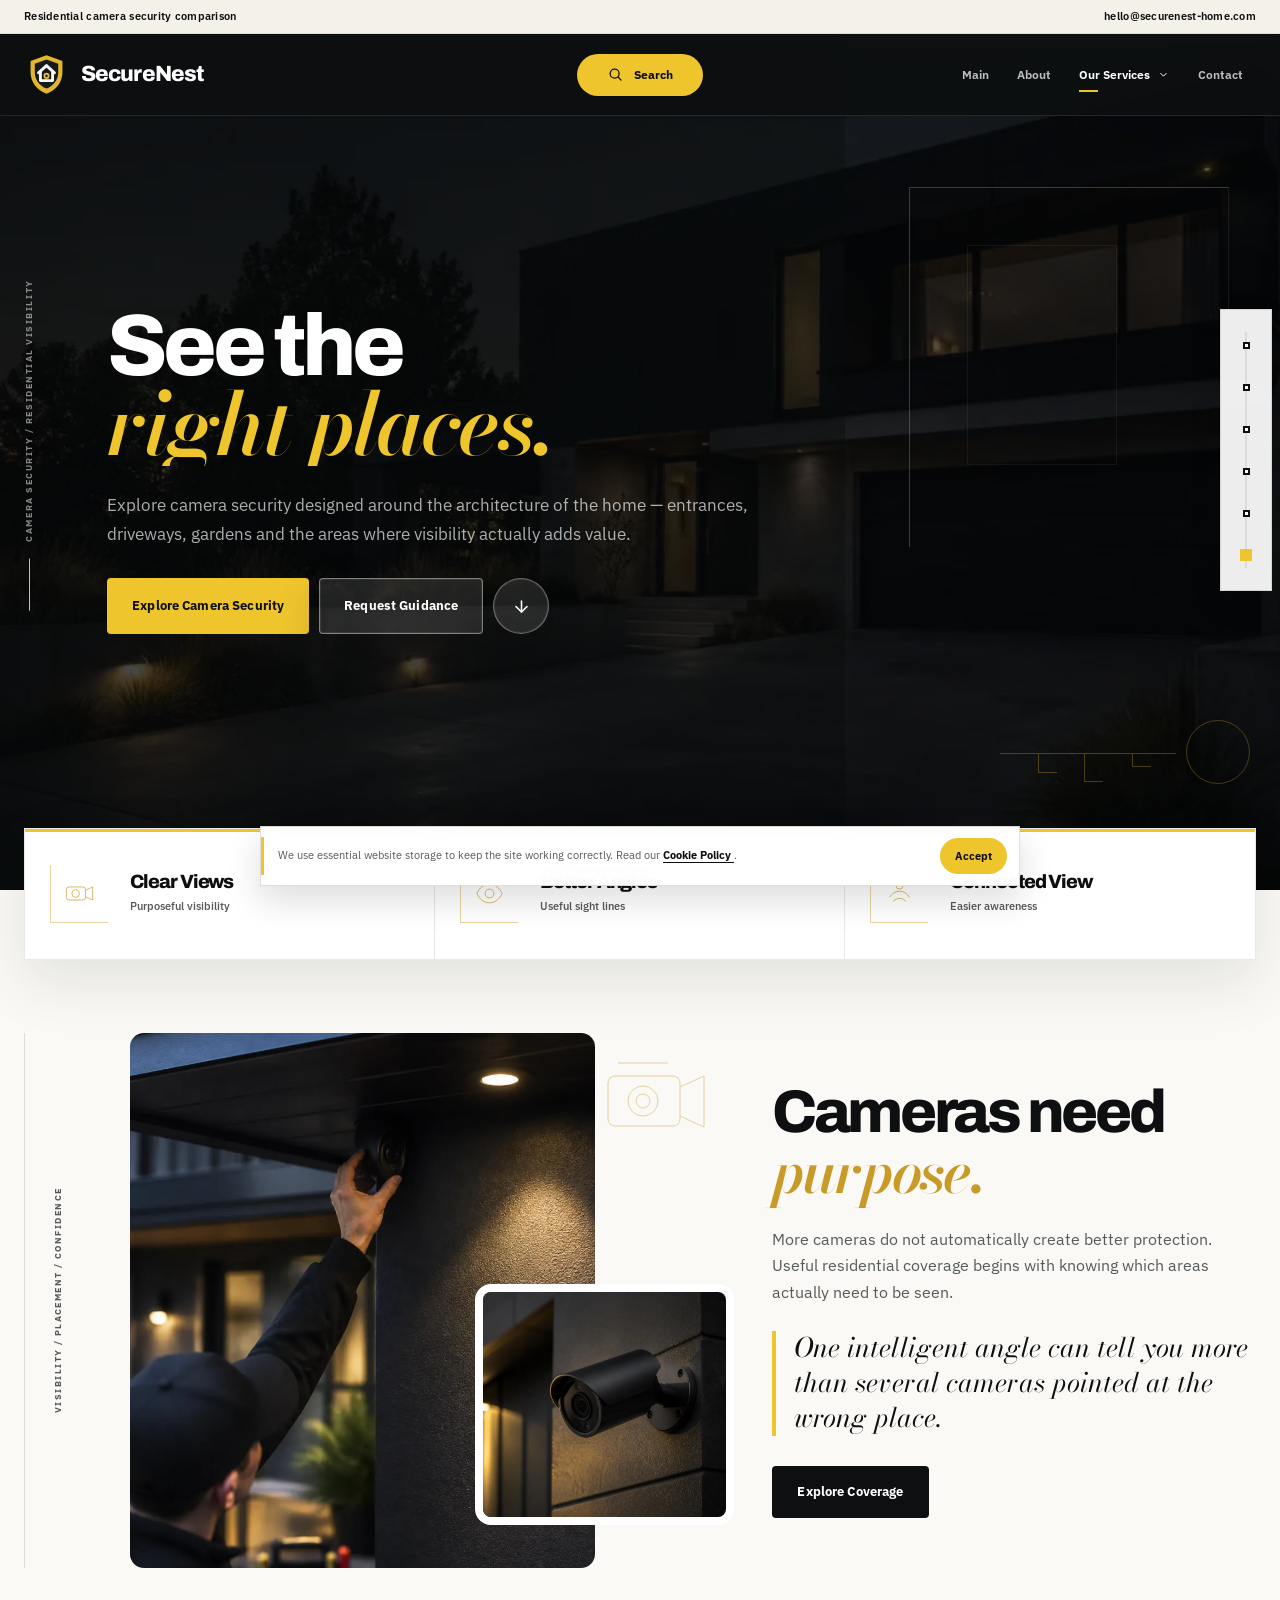
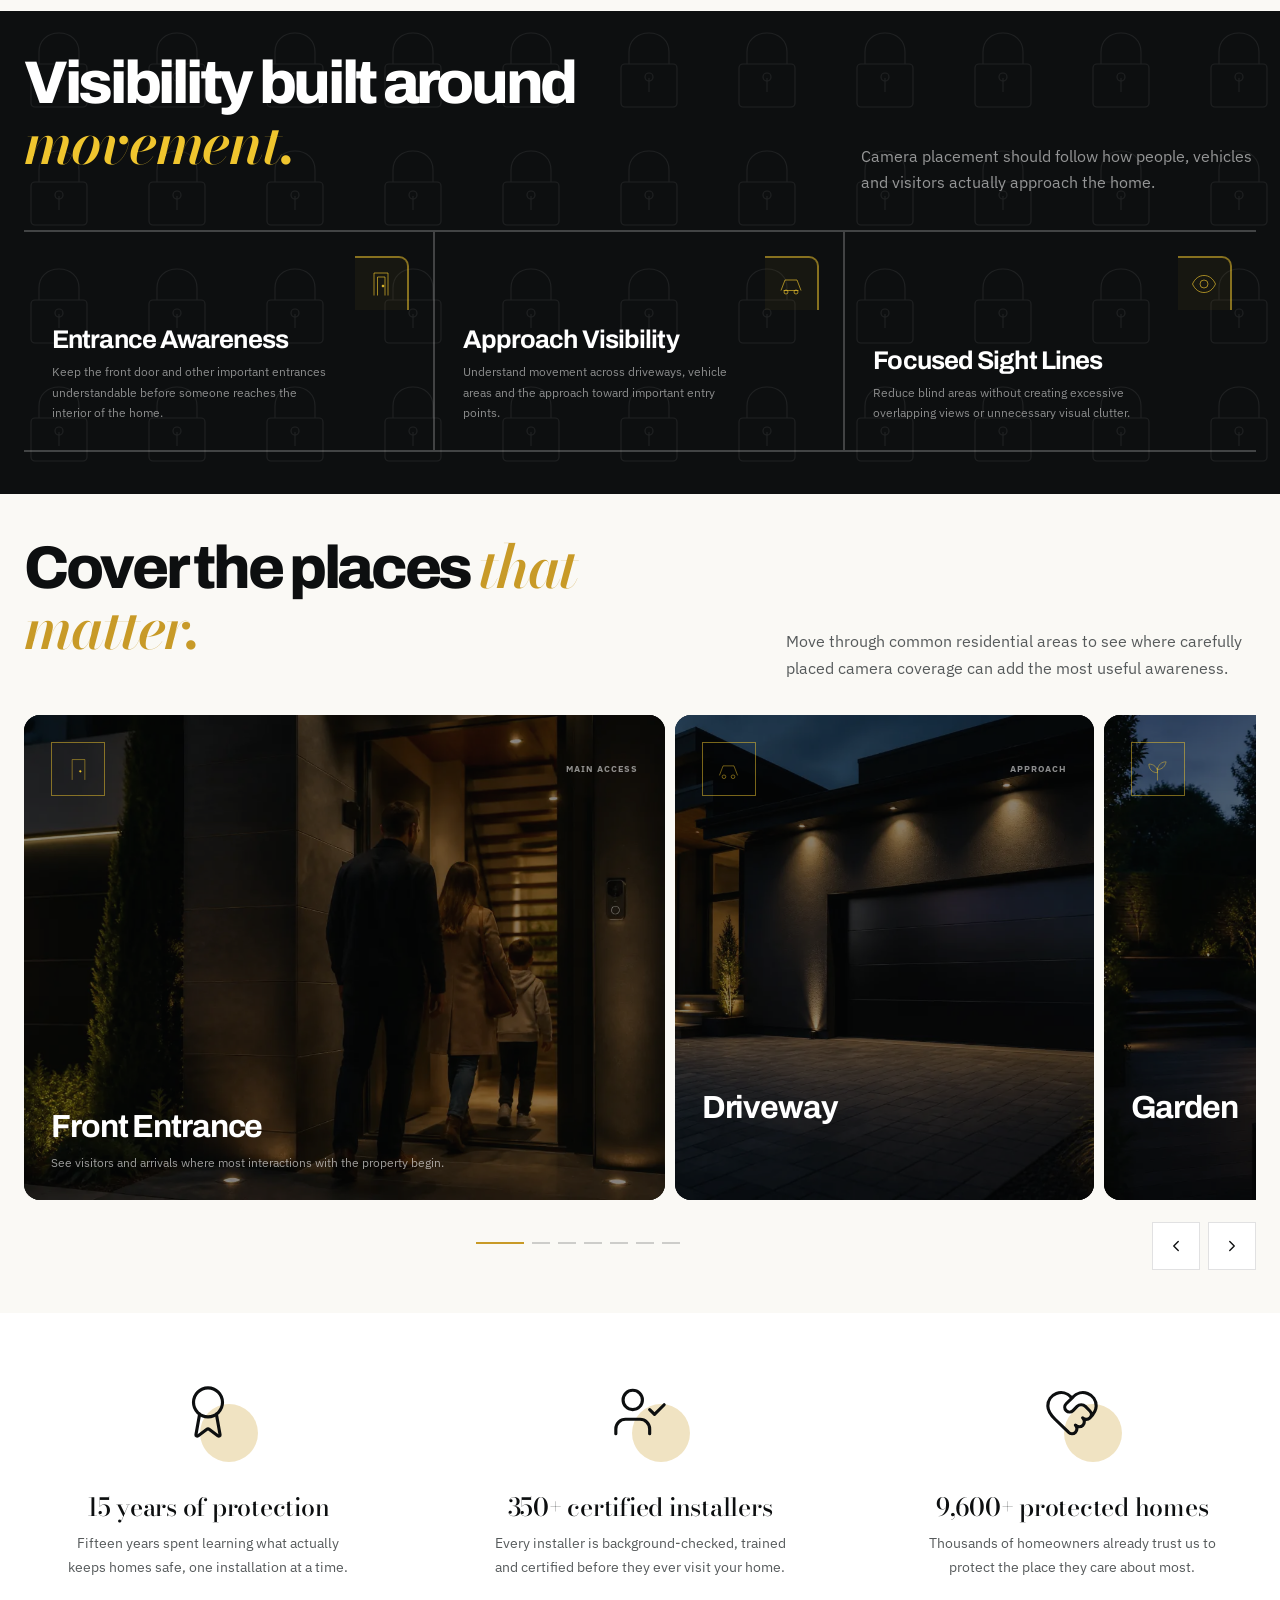
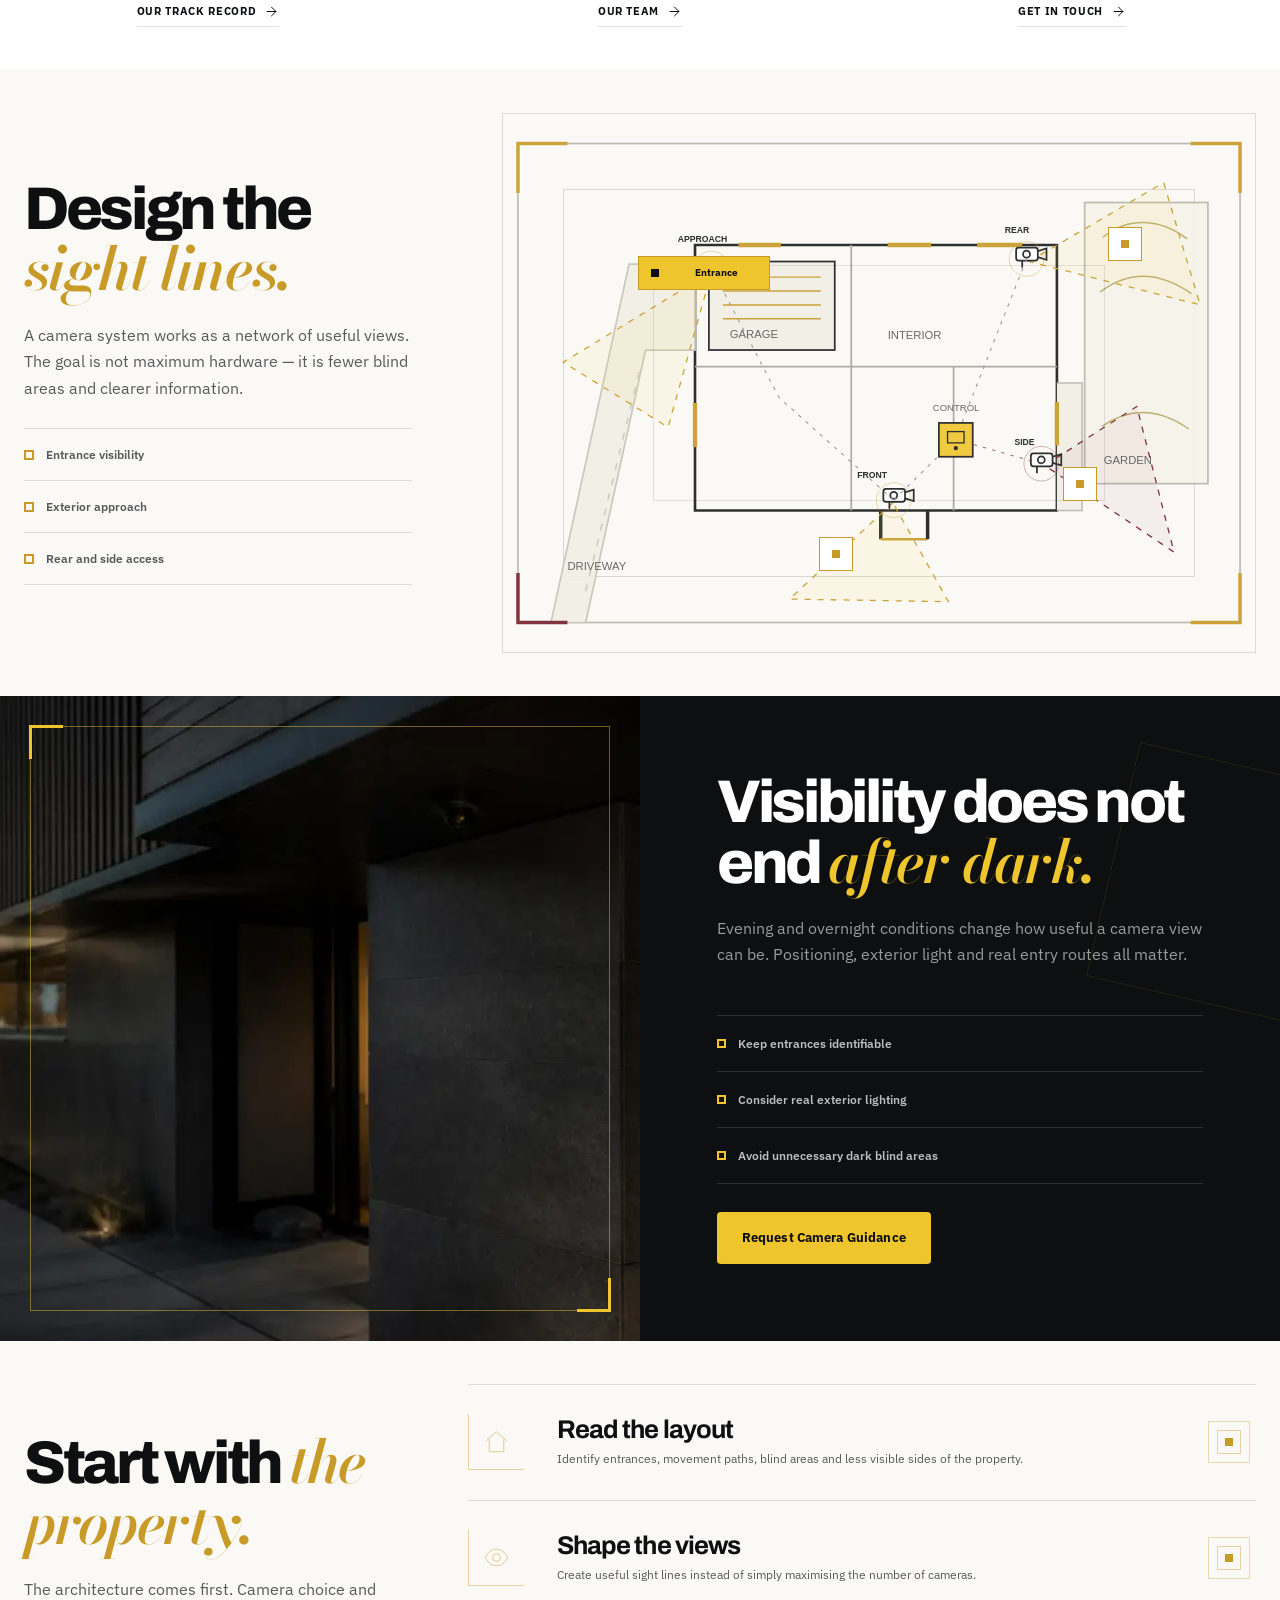
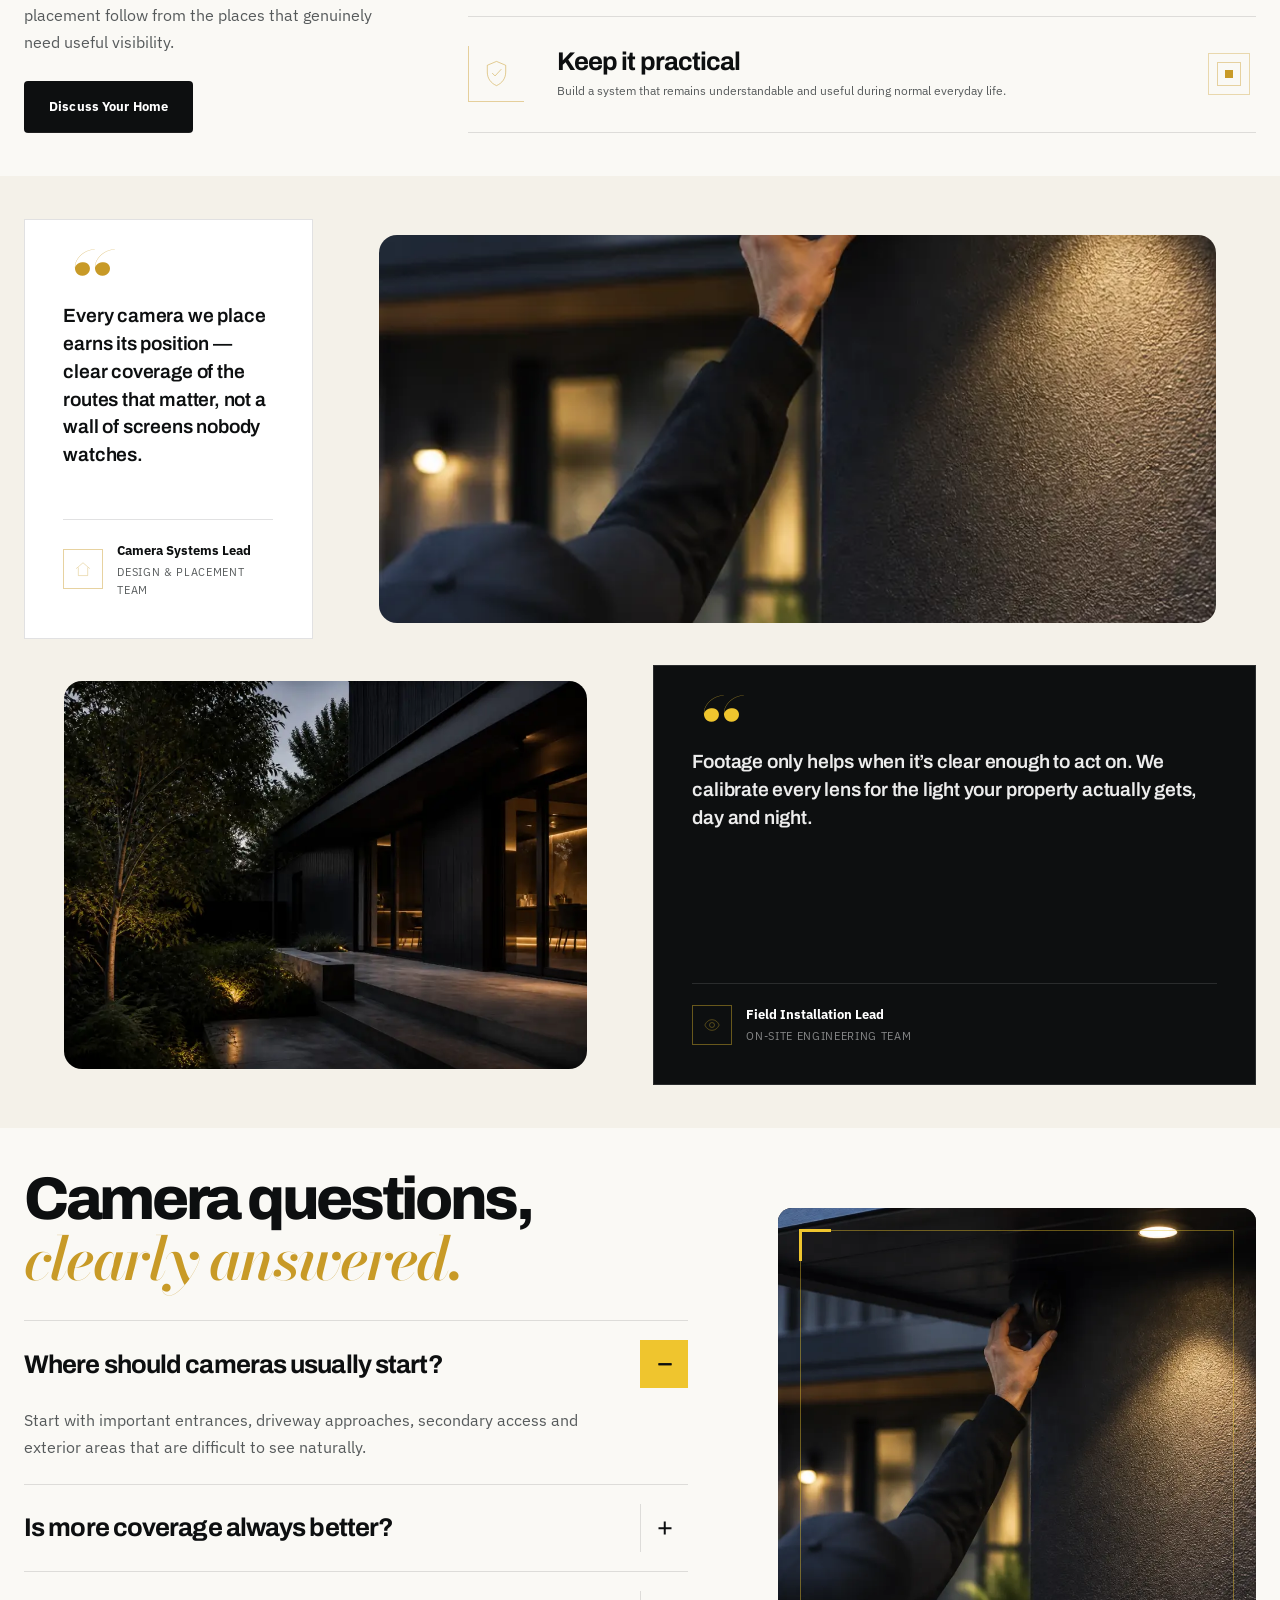
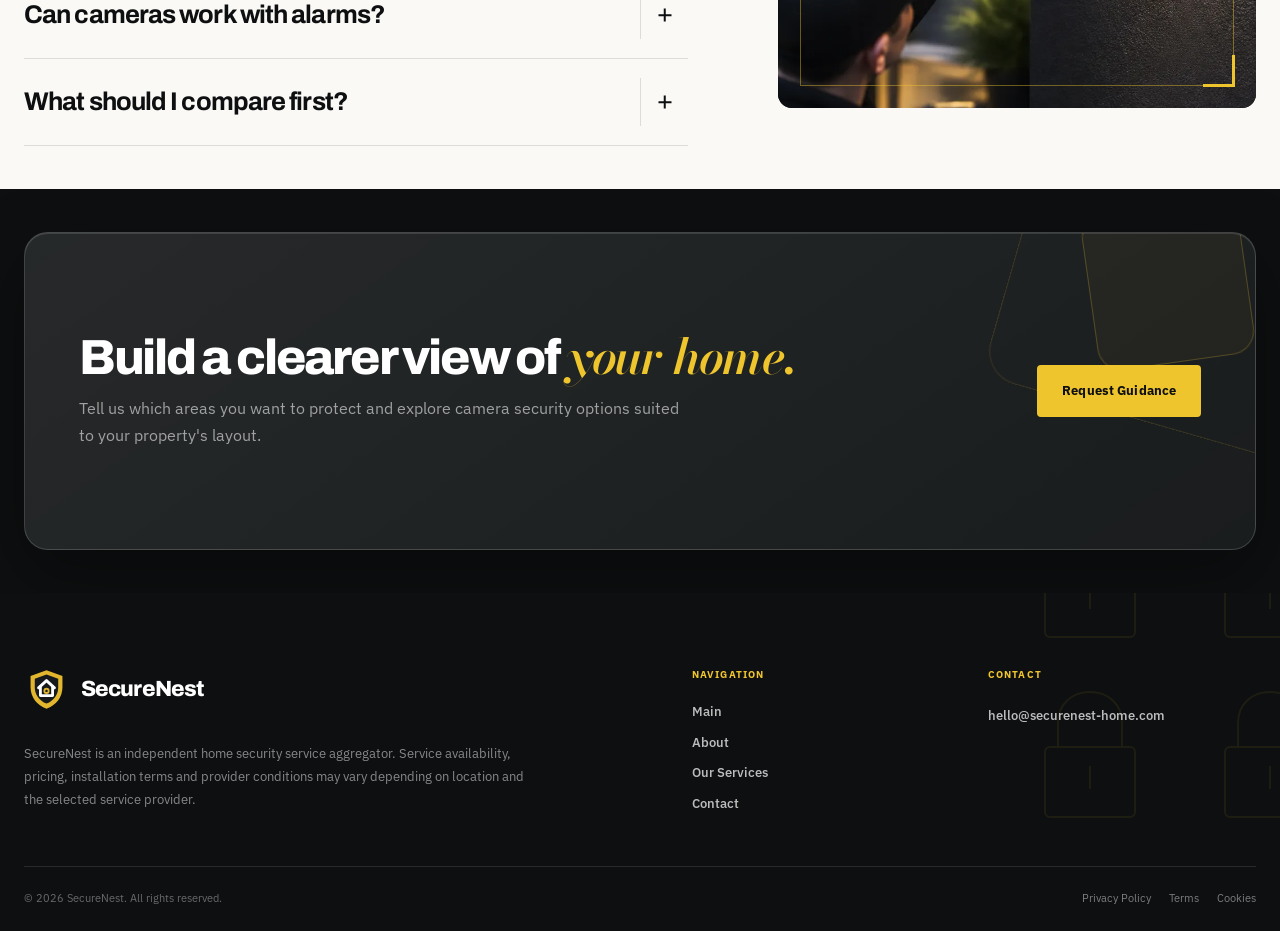
<file: security-camera-systems.html>
<!DOCTYPE html>
<html lang="en">
<head>
    <meta charset="UTF-8">

    <meta
        name="viewport"
        content="width=device-width, initial-scale=1.0"
    >

    <meta
        name="description"
        content="Explore residential security camera systems designed around entrances, driveways, gardens and the real architecture of your home."
    >

    <meta
        name="theme-color"
        content="#0d0f10"
    >

    <title>Security Camera Systems | SecureNest</title>

    <link
        rel="icon"
        href="assets/icons/favicon.svg"
        type="image/svg+xml"
    >

    <link
        rel="preconnect"
        href="https://fonts.googleapis.com"
    >

    <link
        rel="preconnect"
        href="https://fonts.gstatic.com"
        crossorigin
    >

    <link
        href="https://fonts.googleapis.com/css2?family=Archivo:wght@500;600;700;800;900&family=Bodoni+Moda:ital,opsz,wght@0,6..96,600;1,6..96,600;1,6..96,700&family=IBM+Plex+Sans:wght@400;500;600;700&display=swap"
        rel="stylesheet"
    >

    <link
        rel="stylesheet"
        href="assets/vendor/swiper-bundle.min.css"
    >

    <link
        rel="stylesheet"
        href="assets/vendor/aos.css"
    >

    <link
        rel="stylesheet"
        href="assets/css/global.css"
    >

    <link
        rel="stylesheet"
        href="assets/css/services.css"
    >
</head>


<body
    class="service-page service-page--cameras"
    data-page="cameras"
>

    <a
        class="skip-link"
        href="#main-content"
    >
        Skip to content
    </a>




    <header class="site-header">

        <div class="header-info">

            <div class="container header-info__inner">

                <div class="header-info__message">
                    Residential camera security comparison
                </div>

                <a
                    class="header-info__email"
                    href="#"
                    data-config-email-link
                >
                    hello@securenest-home.com
                </a>

            </div>

        </div>


        <div class="header-main">

            <div class="container header-main__inner">

                <a
                    class="brand"
                    href="index.html"
                    aria-label=""
                    data-config-brand-home-label
                >

                    <img
                        class="brand__logo"
                        src="assets/icons/logo.svg"
                        alt=""
                        width="45"
                        height="45"
                        data-config-logo
                    >

                    <span
                        class="brand__name"
                        data-config-brand
                    >

                    </span>

                </a>


                <div class="header-search">

                    <button
                        class="header-search__button"
                        type="button"
                        aria-label="Search website"
                        data-search-open
                    >

                        <svg
                            class="header-search__icon"
                            viewBox="0 0 24 24"
                            fill="none"
                            aria-hidden="true"
                        >
                            <circle
                                cx="10.8"
                                cy="10.8"
                                r="6.3"
                                stroke="currentColor"
                                stroke-width="1.8"
                            />

                            <path
                                d="M15.5 15.5L20 20"
                                stroke="currentColor"
                                stroke-width="1.8"
                                stroke-linecap="round"
                            />
                        </svg>

                        <span class="header-search__text">
                            Search
                        </span>

                    </button>

                </div>


                <nav
                    class="main-nav"
                    aria-label="Main navigation"
                >

                    <ul class="main-nav__list">

                        <li class="main-nav__item">

                            <a
                                class="main-nav__link"
                                href="index.html"
                                data-nav-page="home"
                            >
                                <span data-nav-main>
                                    Main
                                </span>
                            </a>

                        </li>


                        <li class="main-nav__item">

                            <a
                                class="main-nav__link"
                                href="index.html#about"
                            >
                                <span data-nav-about>
                                    About
                                </span>
                            </a>

                        </li>


                        <li class="main-nav__item">

                            <button
                                class="main-nav__trigger"
                                type="button"
                                aria-haspopup="true"
                                data-nav-page="services"
                            >

                                <span data-nav-services>
                                    Our Services
                                </span>

                                <svg
                                    class="main-nav__chevron"
                                    viewBox="0 0 24 24"
                                    fill="none"
                                    aria-hidden="true"
                                >
                                    <path
                                        d="M7 10L12 15L17 10"
                                        stroke="currentColor"
                                        stroke-width="1.8"
                                        stroke-linecap="round"
                                        stroke-linejoin="round"
                                    />
                                </svg>

                            </button>


                            <div class="nav-dropdown">

                                <a
                                    class="nav-dropdown__link"
                                    href="security-camera-systems.html"
                                >
                                    <span>
                                        Security Camera Systems
                                    </span>

                                    <span class="nav-dropdown__icon">

                                        <svg
                                            viewBox="0 0 24 24"
                                            fill="none"
                                            aria-hidden="true"
                                        >
                                            <rect
                                                x="3"
                                                y="7"
                                                width="14"
                                                height="10"
                                                rx="3"
                                                stroke="currentColor"
                                                stroke-width="1.6"
                                            />

                                            <circle
                                                cx="10"
                                                cy="12"
                                                r="2.4"
                                                stroke="currentColor"
                                                stroke-width="1.6"
                                            />

                                            <path
                                                d="M17 10L21 8V16L17 14"
                                                stroke="currentColor"
                                                stroke-width="1.6"
                                                stroke-linejoin="round"
                                            />
                                        </svg>

                                    </span>
                                </a>


                                <a
                                    class="nav-dropdown__link"
                                    href="alarm-access-control.html"
                                >
                                    <span>
                                        Alarm &amp; Access Control
                                    </span>

                                    <span class="nav-dropdown__icon">

                                        <svg
                                            viewBox="0 0 24 24"
                                            fill="none"
                                            aria-hidden="true"
                                        >
                                            <path
                                                d="M6 10V8C6 4.7 8.7 2 12 2C15.3 2 18 4.7 18 8V10"
                                                stroke="currentColor"
                                                stroke-width="1.6"
                                            />

                                            <rect
                                                x="4"
                                                y="10"
                                                width="16"
                                                height="11"
                                                rx="3"
                                                stroke="currentColor"
                                                stroke-width="1.6"
                                            />
                                        </svg>

                                    </span>
                                </a>

                            </div>

                        </li>


                        <li class="main-nav__item">

                            <a
                                class="main-nav__link"
                                href="index.html#contact"
                            >
                                <span data-nav-contact>
                                    Contact
                                </span>
                            </a>

                        </li>

                    </ul>

                </nav>


                <button
                    class="menu-toggle"
                    type="button"
                    aria-label="Open menu"
                    aria-expanded="false"
                    aria-controls="mobile-menu"
                >

                    <span class="menu-toggle__inner">
                        <span class="menu-toggle__line"></span>
                        <span class="menu-toggle__line"></span>
                    </span>

                </button>

            </div>

        </div>

    </header>




    <div
        class="mobile-menu"
        id="mobile-menu"
    >

        <div class="mobile-menu__inner">

            <nav
                class="mobile-menu__nav"
                aria-label="Mobile navigation"
            >

                <a
                    class="mobile-menu__link"
                    href="index.html"
                >
                    <span data-nav-main>
                        Main
                    </span>
                </a>

                <a
                    class="mobile-menu__link"
                    href="index.html#about"
                >
                    <span data-nav-about>
                        About
                    </span>
                </a>

                <a
                    class="mobile-menu__link"
                    href="index.html#services"
                >
                    <span data-nav-services>
                        Our Services
                    </span>
                </a>


                <div class="mobile-menu__services">

                    <a
                        class="mobile-menu__service"
                        href="security-camera-systems.html"
                    >
                        Security Camera Systems
                    </a>

                    <a
                        class="mobile-menu__service"
                        href="alarm-access-control.html"
                    >
                        Alarm &amp; Access Control
                    </a>

                </div>


                <a
                    class="mobile-menu__link"
                    href="index.html#contact"
                >
                    <span data-nav-contact>
                        Contact
                    </span>
                </a>

            </nav>

        </div>

    </div>




    <div
        class="search-panel"
        role="dialog"
        aria-modal="true"
        aria-labelledby="site-search-title"
        aria-hidden="true"
        data-search-panel
    >

        <div class="search-panel__inner">

            <button
                class="search-panel__close"
                type="button"
                aria-label="Close search"
                data-search-close
            >
                <svg
                    viewBox="0 0 24 24"
                    fill="none"
                    aria-hidden="true"
                >
                    <path
                        d="M6 6L18 18M18 6L6 18"
                        stroke="currentColor"
                        stroke-width="1.7"
                        stroke-linecap="round"
                    />
                </svg>
            </button>


            <div
                class="search-panel__title"
                id="site-search-title"
            >
                Find your
                <span class="accent-serif accent-yellow">
                    protection.
                </span>
            </div>


            <form
                class="search-panel__field"
                data-search-form
            >

                <input
                    class="search-panel__input"
                    type="search"
                    aria-label="Search website"
                    placeholder="Search cameras, alarms, access..."
                    autocomplete="off"
                    data-search-input
                >

                <button
                    class="search-panel__submit"
                    type="submit"
                >
                    Search
                </button>

            </form>


            <div
                class="search-results"
                data-search-results
                aria-live="polite"
            ></div>

        </div>

    </div>




    <nav
        class="service-side-nav"
        aria-label="Camera security sections"
    >

        <a
            class="service-side-nav__link is-active"
            href="#overview"
        >
            <span class="service-side-nav__dot"></span>

            <span class="service-side-nav__label">
                Overview
            </span>
        </a>


        <a
            class="service-side-nav__link"
            href="#capabilities"
        >
            <span class="service-side-nav__dot"></span>

            <span class="service-side-nav__label">
                Capabilities
            </span>
        </a>


        <a
            class="service-side-nav__link"
            href="#coverage"
        >
            <span class="service-side-nav__dot"></span>

            <span class="service-side-nav__label">
                Coverage
            </span>
        </a>


        <a
            class="service-side-nav__link"
            href="#system"
        >
            <span class="service-side-nav__dot"></span>

            <span class="service-side-nav__label">
                System
            </span>
        </a>


        <a
            class="service-side-nav__link"
            href="#approach"
        >
            <span class="service-side-nav__dot"></span>

            <span class="service-side-nav__label">
                Approach
            </span>
        </a>


        <a
            class="service-side-nav__link"
            href="#faq"
        >
            <span class="service-side-nav__dot"></span>

            <span class="service-side-nav__label">
                FAQ
            </span>
        </a>

    </nav>


    <main
        class="site"
        id="main-content"
    >




        <section class="service-hero">

            <div class="service-hero__media">

                <img
                    class="service-hero__image"
                    src="assets/images/hero/security-residence-01.webp"
                    alt="Discreet residential security camera protecting a modern home"
                >

            </div>

            <div class="service-hero__veil"></div>
            <div class="service-hero__shade"></div>
            <div class="service-hero__architecture"></div>


            <div
                class="service-hero__vertical"
                aria-hidden="true"
            >
                Camera security / residential visibility
            </div>


            <div
                class="service-hero__key"
                aria-hidden="true"
            >
                <span class="service-hero__key-cut"></span>
                <span class="service-hero__key-cut"></span>
                <span class="service-hero__key-cut"></span>
            </div>


            <div class="container service-hero__inner">

                <div class="service-hero__content">

                    <h1 class="service-hero__title">

                        <span class="service-hero__line">
                            <span class="service-hero__line-inner">
                                See the
                            </span>
                        </span>

                        <span class="service-hero__line">
                            <span class="service-hero__line-inner service-hero__accent">
                                right places.
                            </span>
                        </span>

                    </h1>


                    <p class="service-hero__copy">
                        Explore camera security designed around the
                        architecture of the home — entrances, driveways,
                        gardens and the areas where visibility actually
                        adds value.
                    </p>


                    <div class="service-hero__actions">

                        <a
                            class="btn btn--primary"
                            href="#overview"
                        >
                            Explore Camera Security
                        </a>

                        <a
                            class="btn btn--outline"
                            href="index.html#contact"
                        >
                            Request Guidance
                        </a>

                        <a
                            class="btn btn--round"
                            href="#coverage"
                            aria-label="Scroll to coverage section"
                        >
                            <svg
                                viewBox="0 0 24 24"
                                aria-hidden="true"
                            >
                                <path d="M12 5v14"></path>
                                <path d="m19 12-7 7-7-7"></path>
                            </svg>
                        </a>

                    </div>

                </div>

            </div>

        </section>




        <div class="service-command-wrap">

            <div class="container">

                <div class="service-command">

                    <div
                        class="service-command__item"
                    >

                        <div class="service-command__icon">

                            <svg
                                viewBox="0 0 64 64"
                                fill="none"
                                aria-hidden="true"
                            >
                                <rect
                                    x="8"
                                    y="20"
                                    width="35"
                                    height="24"
                                    rx="5"
                                    stroke="currentColor"
                                />

                                <circle
                                    cx="25"
                                    cy="32"
                                    r="7"
                                    stroke="currentColor"
                                />

                                <path
                                    d="M43 26L56 20V44L43 38"
                                    stroke="currentColor"
                                />
                            </svg>

                        </div>

                        <div>

                            <h2 class="service-command__title">
                                Clear Views
                            </h2>

                            <span class="service-command__hint">
                                Purposeful visibility
                            </span>

                        </div>

                    </div>


                    <div
                        class="service-command__item"
                    >

                        <div class="service-command__icon">

                            <svg
                                viewBox="0 0 64 64"
                                fill="none"
                                aria-hidden="true"
                            >
                                <path
                                    d="M9 32C14 21 22 15 32 15C42 15 50 21 55 32C50 43 42 49 32 49C22 49 14 43 9 32Z"
                                    stroke="currentColor"
                                />

                                <circle
                                    cx="32"
                                    cy="32"
                                    r="8"
                                    stroke="currentColor"
                                />
                            </svg>

                        </div>

                        <div>

                            <h2 class="service-command__title">
                                Better Angles
                            </h2>

                            <span class="service-command__hint">
                                Useful sight lines
                            </span>

                        </div>

                    </div>


                    <div
                        class="service-command__item"
                    >

                        <div class="service-command__icon">

                            <svg
                                viewBox="0 0 64 64"
                                fill="none"
                                aria-hidden="true"
                            >
                                <path
                                    d="M14 39C18 32 24 28 32 28C40 28 46 32 50 39"
                                    stroke="currentColor"
                                />

                                <path
                                    d="M20 47C23 43 27 41 32 41C37 41 41 43 44 47"
                                    stroke="currentColor"
                                />

                                <circle
                                    cx="32"
                                    cy="18"
                                    r="6"
                                    stroke="currentColor"
                                />
                            </svg>

                        </div>

                        <div>

                            <h2 class="service-command__title">
                                Connected View
                            </h2>

                            <span class="service-command__hint">
                                Easier awareness
                            </span>

                        </div>

                    </div>

                </div>

            </div>

        </div>




        <section
            class="section service-editorial"
            id="overview"
        >

            <div class="container service-editorial__layout">

                <div
                    class="service-editorial__rail"
                    aria-hidden="true"
                >
                    Visibility / placement / confidence
                </div>


                <div
                    class="service-editorial__media">

                    <img
                        class="service-editorial__main reveal-image"
                        src="assets/images/generated/installer-camera-eave.webp"
                        alt="Security camera integrated into residential architecture"
                        loading="lazy"
                    >

                    <img
                        class="service-editorial__detail reveal-image"
                        src="assets/images/generated/camera-detail-graphite.webp"
                        alt="Premium residential security camera lens"
                        loading="lazy"
                    >


                    <div
                        class="service-editorial__drawing"
                        aria-hidden="true"
                    >
                        <svg
                            viewBox="0 0 120 130"
                            fill="none"
                        >
                            <rect
                                x="12"
                                y="38"
                                width="72"
                                height="50"
                                rx="7"
                            />

                            <circle
                                cx="47"
                                cy="63"
                                r="15"
                            />

                            <circle
                                cx="47"
                                cy="63"
                                r="7"
                            />

                            <path
                                d="M84 49L108 38V89L84 78"
                            />

                            <path
                                d="M22 25H72"
                            />
                        </svg>
                    </div>

                </div>


                <div class="service-editorial__content">

                    <h2
                        class="service-editorial__title"
                        data-aos="fade-up"
                    >
                        Cameras need
                        <span class="accent-serif accent-mustard">
                            purpose.
                        </span>
                    </h2>


                    <p
                        class="service-editorial__copy"
                        data-aos="fade-up"
                    >
                        More cameras do not automatically create better
                        protection. Useful residential coverage begins
                        with knowing which areas actually need to be seen.
                    </p>


                    <div
                        class="service-editorial__statement"
                        data-aos="fade-up"
                    >
                        <span class="service-editorial__statement-line"></span>

                        <p>
                            One intelligent angle can tell you more than
                            several cameras pointed at the wrong place.
                        </p>
                    </div>


                    <a
                        class="btn btn--dark"
                        href="#coverage"
                    >
                        Explore Coverage
                    </a>

                </div>

            </div>

        </section>




        <section
            class="section service-capabilities"
            id="capabilities"
        >

            <div class="pattern-locks"></div>


            <div class="container">

                <div class="service-capabilities__header">

                    <h2 data-aos="fade-up">
                        Visibility built around
                        <span class="accent-serif accent-yellow">
                            movement.
                        </span>
                    </h2>

                    <p
                        class="service-capabilities__copy"
                        data-aos="fade-up"
                    >
                        Camera placement should follow how people,
                        vehicles and visitors actually approach the home.
                    </p>

                </div>


                <div class="service-capabilities__rail">


                    <article
                        class="service-capability"
                        style="--capability-bg: url('../images/generated/family-entry-night.webp');"
                    >

                        <div class="service-capability__symbol">

                            <svg
                                viewBox="0 0 64 64"
                                fill="none"
                                aria-hidden="true"
                            >
                                <path
                                    d="M18 55V10H46V55"
                                    stroke="currentColor"
                                />

                                <path
                                    d="M25 55V18H40V55"
                                    stroke="currentColor"
                                />

                                <circle
                                    cx="36"
                                    cy="36"
                                    r="2"
                                    fill="currentColor"
                                />
                            </svg>

                        </div>

                        <h3 class="service-capability__title">
                            Entrance Awareness
                        </h3>

                        <p class="service-capability__text">
                            Keep the front door and other important
                            entrances understandable before someone
                            reaches the interior of the home.
                        </p>

                    </article>


                    <article
                        class="service-capability"
                        style="--capability-bg: url('../images/generated/driveway-garage-night.webp');"
                    >

                        <div class="service-capability__symbol">

                            <svg
                                viewBox="0 0 64 64"
                                fill="none"
                                aria-hidden="true"
                            >
                                <path
                                    d="M12 45L20 24H44L52 45"
                                    stroke="currentColor"
                                />

                                <path
                                    d="M17 45H47"
                                    stroke="currentColor"
                                />

                                <circle
                                    cx="22"
                                    cy="48"
                                    r="4"
                                    stroke="currentColor"
                                />

                                <circle
                                    cx="42"
                                    cy="48"
                                    r="4"
                                    stroke="currentColor"
                                />
                            </svg>

                        </div>

                        <h3 class="service-capability__title">
                            Approach Visibility
                        </h3>

                        <p class="service-capability__text">
                            Understand movement across driveways,
                            vehicle areas and the approach toward
                            important entry points.
                        </p>

                    </article>


                    <article
                        class="service-capability"
                        style="--capability-bg: url('../images/security/camera-wall-garden.webp');"
                    >

                        <div class="service-capability__symbol">

                            <svg
                                viewBox="0 0 64 64"
                                fill="none"
                                aria-hidden="true"
                            >
                                <path
                                    d="M9 32C14 21 22 15 32 15C42 15 50 21 55 32C50 43 42 49 32 49C22 49 14 43 9 32Z"
                                    stroke="currentColor"
                                />

                                <circle
                                    cx="32"
                                    cy="32"
                                    r="8"
                                    stroke="currentColor"
                                />
                            </svg>

                        </div>

                        <h3 class="service-capability__title">
                            Focused Sight Lines
                        </h3>

                        <p class="service-capability__text">
                            Reduce blind areas without creating
                            excessive overlapping views or unnecessary
                            visual clutter.
                        </p>

                    </article>

                </div>

            </div>

        </section>




        <section
            class="section service-scenes"
            id="coverage"
        >

            <div class="container">

                <div class="service-scenes__top">

                    <div>
                        <h2 data-aos="fade-up">
                            Cover the places
                            <span class="accent-serif accent-mustard">
                                that matter.
                            </span>
                        </h2>
                    </div>


                    <p class="service-scenes__copy">
                        Move through common residential areas to see
                        where carefully placed camera coverage can add
                        the most useful awareness.
                    </p>

                </div>


                <div class="service-scenes__viewport">

                    <div class="swiper service-scenes__slider">

                        <div class="swiper-wrapper">


                            <div class="swiper-slide">

                                <article class="service-scene">

                                    <img
                                        class="service-scene__image reveal-image"
                                        src="assets/images/generated/family-entry-night.webp"
                                        alt="Residential entrance with security camera"
                                        loading="lazy"
                                    >

                                    <div class="service-scene__shade"></div>


                                    <div class="service-scene__content">

                                        <div class="service-scene__top">

                                            <div class="service-scene__symbol">

                                                <svg
                                                    viewBox="0 0 64 64"
                                                    fill="none"
                                                    aria-hidden="true"
                                                >
                                                    <path
                                                        d="M18 55V10H46V55"
                                                        stroke="currentColor"
                                                    />

                                                    <circle
                                                        cx="36"
                                                        cy="36"
                                                        r="2"
                                                        fill="currentColor"
                                                    />
                                                </svg>

                                            </div>

                                            <span class="service-scene__status">
                                                Main access
                                            </span>

                                        </div>


                                        <h3 class="service-scene__title">
                                            Front Entrance
                                        </h3>

                                        <p class="service-scene__text">
                                            See visitors and arrivals
                                            where most interactions with
                                            the property begin.
                                        </p>

                                    </div>

                                </article>

                            </div>


                            <div class="swiper-slide">

                                <article class="service-scene">

                                    <img
                                        class="service-scene__image reveal-image"
                                        src="assets/images/generated/driveway-garage-night.webp"
                                        alt="Driveway monitored by residential security camera"
                                        loading="lazy"
                                    >

                                    <div class="service-scene__shade"></div>


                                    <div class="service-scene__content">

                                        <div class="service-scene__top">

                                            <div class="service-scene__symbol">

                                                <svg
                                                    viewBox="0 0 64 64"
                                                    fill="none"
                                                    aria-hidden="true"
                                                >
                                                    <path
                                                        d="M12 45L20 24H44L52 45"
                                                        stroke="currentColor"
                                                    />

                                                    <circle
                                                        cx="22"
                                                        cy="48"
                                                        r="4"
                                                        stroke="currentColor"
                                                    />

                                                    <circle
                                                        cx="42"
                                                        cy="48"
                                                        r="4"
                                                        stroke="currentColor"
                                                    />
                                                </svg>

                                            </div>

                                            <span class="service-scene__status">
                                                Approach
                                            </span>

                                        </div>


                                        <h3 class="service-scene__title">
                                            Driveway
                                        </h3>

                                        <p class="service-scene__text">
                                            Build awareness before a
                                            vehicle or visitor reaches
                                            the main entrance.
                                        </p>

                                    </div>

                                </article>

                            </div>


                            <div class="swiper-slide">

                                <article class="service-scene">

                                    <img
                                        class="service-scene__image reveal-image"
                                        src="assets/images/generated/rear-garden-terrace.webp"
                                        alt="Residential rear garden camera coverage"
                                        loading="lazy"
                                    >

                                    <div class="service-scene__shade"></div>


                                    <div class="service-scene__content">

                                        <div class="service-scene__top">

                                            <div class="service-scene__symbol">

                                                <svg
                                                    viewBox="0 0 64 64"
                                                    fill="none"
                                                    aria-hidden="true"
                                                >
                                                    <path
                                                        d="M32 56V28"
                                                        stroke="currentColor"
                                                    />

                                                    <path
                                                        d="M32 39C20 39 13 31 13 20C24 20 32 27 32 39Z"
                                                        stroke="currentColor"
                                                    />

                                                    <path
                                                        d="M32 32C42 32 49 25 51 15C41 15 34 21 32 32Z"
                                                        stroke="currentColor"
                                                    />
                                                </svg>

                                            </div>

                                            <span class="service-scene__status">
                                                Rear perimeter
                                            </span>

                                        </div>


                                        <h3 class="service-scene__title">
                                            Garden
                                        </h3>

                                        <p class="service-scene__text">
                                            Bring useful visibility to
                                            quieter areas that are often
                                            less visible from inside.
                                        </p>

                                    </div>

                                </article>

                            </div>


                            <div class="swiper-slide">

                                <article class="service-scene">

                                    <img
                                        class="service-scene__image reveal-image"
                                        src="assets/images/generated/side-passage-motion.webp"
                                        alt="Residential side access camera coverage"
                                        loading="lazy"
                                    >

                                    <div class="service-scene__shade"></div>


                                    <div class="service-scene__content">

                                        <div class="service-scene__top">

                                            <div class="service-scene__symbol">

                                                <svg
                                                    viewBox="0 0 64 64"
                                                    fill="none"
                                                    aria-hidden="true"
                                                >
                                                    <path
                                                        d="M14 51H50"
                                                        stroke="currentColor"
                                                    />

                                                    <path
                                                        d="M19 51V16H45V51"
                                                        stroke="currentColor"
                                                    />

                                                    <path
                                                        d="M27 33H37"
                                                        stroke="currentColor"
                                                    />
                                                </svg>

                                            </div>

                                            <span class="service-scene__status">
                                                Secondary route
                                            </span>

                                        </div>


                                        <h3 class="service-scene__title">
                                            Side Access
                                        </h3>

                                        <p class="service-scene__text">
                                            Monitor narrow or concealed
                                            routes without covering the
                                            same area twice.
                                        </p>

                                    </div>

                                </article>

                            </div>


                            <div class="swiper-slide">

                                <article class="service-scene">

                                    <img
                                        class="service-scene__image reveal-image"
                                        src="assets/images/security/camera-wall-garage.webp"
                                        alt="Residential garage camera security"
                                        loading="lazy"
                                    >

                                    <div class="service-scene__shade"></div>


                                    <div class="service-scene__content">

                                        <div class="service-scene__top">

                                            <div class="service-scene__symbol">

                                                <svg
                                                    viewBox="0 0 64 64"
                                                    fill="none"
                                                    aria-hidden="true"
                                                >
                                                    <path
                                                        d="M10 28L32 11L54 28"
                                                        stroke="currentColor"
                                                    />

                                                    <path
                                                        d="M15 26V53H49V26"
                                                        stroke="currentColor"
                                                    />

                                                    <rect
                                                        x="22"
                                                        y="34"
                                                        width="20"
                                                        height="19"
                                                        stroke="currentColor"
                                                    />
                                                </svg>

                                            </div>

                                            <span class="service-scene__status">
                                                Internal route
                                            </span>

                                        </div>


                                        <h3 class="service-scene__title">
                                            Garage
                                        </h3>

                                        <p class="service-scene__text">
                                            Add awareness around vehicle
                                            storage and doors that connect
                                            directly to the home.
                                        </p>

                                    </div>

                                </article>

                            </div>

                        </div>

                    </div>

                </div>


                <div class="service-scenes__bottom">

                    <div class="swiper-pagination service-scenes__pagination"></div>


                    <div class="slider-controls">

                        <button
                            class="slider-button service-scenes__prev"
                            type="button"
                            aria-label="Previous coverage area"
                        >
                            <svg
                                viewBox="0 0 24 24"
                                fill="none"
                                aria-hidden="true"
                            >
                                <path
                                    d="M15 6L9 12L15 18"
                                    stroke="currentColor"
                                    stroke-width="1.8"
                                    stroke-linecap="round"
                                    stroke-linejoin="round"
                                />
                            </svg>
                        </button>


                        <button
                            class="slider-button service-scenes__next"
                            type="button"
                            aria-label="Next coverage area"
                        >
                            <svg
                                viewBox="0 0 24 24"
                                fill="none"
                                aria-hidden="true"
                            >
                                <path
                                    d="M9 6L15 12L9 18"
                                    stroke="currentColor"
                                    stroke-width="1.8"
                                    stroke-linecap="round"
                                    stroke-linejoin="round"
                                />
                            </svg>
                        </button>

                    </div>

                </div>

            </div>

        </section>




        <section class="section service-trust">

            <div class="container service-trust__row">

                <div class="service-trust__item">

                    <div class="service-trust__figure">

                        <span
                            class="service-trust__blob"
                            aria-hidden="true"
                        ></span>

                        <span
                            class="service-trust__icon"
                            aria-hidden="true"
                        >
                            <svg
                                viewBox="0 0 24 24"
                                fill="none"
                                stroke="currentColor"
                                stroke-linecap="round"
                                stroke-linejoin="round"
                            >
                                <path
                                    d="m15.477 12.89 1.515 8.526a.5.5 0 0 1-.81.47l-3.58-2.687a1 1 0 0 0-1.197 0l-3.586 2.686a.5.5 0 0 1-.81-.469l1.514-8.526"
                                />

                                <circle
                                    cx="12"
                                    cy="8"
                                    r="6"
                                />
                            </svg>
                        </span>

                    </div>

                    <h3 class="service-trust__title">
                        15 years of protection
                    </h3>

                    <p class="service-trust__text">
                        Fifteen years spent learning what actually
                        keeps homes safe, one installation at a time.
                    </p>

                    <a
                        class="service-trust__link"
                        href="index.html#results"
                    >
                        <span>Our track record</span>

                        <svg
                            viewBox="0 0 24 24"
                            fill="none"
                            stroke="currentColor"
                            stroke-linecap="round"
                            stroke-linejoin="round"
                        >
                            <path d="M5 12h14" />

                            <path d="m12 5 7 7-7 7" />
                        </svg>
                    </a>

                </div>


                <div class="service-trust__item">

                    <div class="service-trust__figure">

                        <span
                            class="service-trust__blob"
                            aria-hidden="true"
                        ></span>

                        <span
                            class="service-trust__icon"
                            aria-hidden="true"
                        >
                            <svg
                                viewBox="0 0 24 24"
                                fill="none"
                                stroke="currentColor"
                                stroke-linecap="round"
                                stroke-linejoin="round"
                            >
                                <path d="m16 11 2 2 4-4" />

                                <path
                                    d="M16 21v-2a4 4 0 0 0-4-4H6a4 4 0 0 0-4 4v2"
                                />

                                <circle
                                    cx="9"
                                    cy="7"
                                    r="4"
                                />
                            </svg>
                        </span>

                    </div>

                    <h3 class="service-trust__title">
                        350+ certified installers
                    </h3>

                    <p class="service-trust__text">
                        Every installer is background-checked,
                        trained and certified before they ever
                        visit your home.
                    </p>

                    <a
                        class="service-trust__link"
                        href="index.html#results"
                    >
                        <span>Our team</span>

                        <svg
                            viewBox="0 0 24 24"
                            fill="none"
                            stroke="currentColor"
                            stroke-linecap="round"
                            stroke-linejoin="round"
                        >
                            <path d="M5 12h14" />

                            <path d="m12 5 7 7-7 7" />
                        </svg>
                    </a>

                </div>


                <div class="service-trust__item">

                    <div class="service-trust__figure">

                        <span
                            class="service-trust__blob"
                            aria-hidden="true"
                        ></span>

                        <span
                            class="service-trust__icon"
                            aria-hidden="true"
                        >
                            <svg
                                viewBox="0 0 24 24"
                                fill="none"
                                stroke="currentColor"
                                stroke-linecap="round"
                                stroke-linejoin="round"
                            >
                                <path
                                    d="M19.414 14.414C21 12.828 22 11.5 22 9.5a5.5 5.5 0 0 0-9.591-3.676.6.6 0 0 1-.818.001A5.5 5.5 0 0 0 2 9.5c0 2.3 1.5 4 3 5.5l5.535 5.362a2 2 0 0 0 2.879.052 2.12 2.12 0 0 0-.004-3 2.124 2.124 0 1 0 3-3 2.124 2.124 0 0 0 3.004 0 2 2 0 0 0 0-2.828l-1.881-1.882a2.41 2.41 0 0 0-3.409 0l-1.71 1.71a2 2 0 0 1-2.828 0 2 2 0 0 1 0-2.828l2.823-2.762"
                                />
                            </svg>
                        </span>

                    </div>

                    <h3 class="service-trust__title">
                        9,600+ protected homes
                    </h3>

                    <p class="service-trust__text">
                        Thousands of homeowners already trust us
                        to protect the place they care about most.
                    </p>

                    <a
                        class="service-trust__link"
                        href="index.html#contact"
                    >
                        <span>Get in touch</span>

                        <svg
                            viewBox="0 0 24 24"
                            fill="none"
                            stroke="currentColor"
                            stroke-linecap="round"
                            stroke-linejoin="round"
                        >
                            <path d="M5 12h14" />

                            <path d="m12 5 7 7-7 7" />
                        </svg>
                    </a>

                </div>

            </div>

        </section>




        <section
            class="section service-system"
            id="system"
        >

            <div class="container service-system__layout">

                <div class="service-system__intro">

                    <h2 data-aos="fade-up">
                        Design the
                        <span class="accent-serif accent-mustard">
                            sight lines.
                        </span>
                    </h2>


                    <p
                        class="service-system__copy"
                        data-aos="fade-up"
                    >
                        A camera system works as a network of useful
                        views. The goal is not maximum hardware — it is
                        fewer blind areas and clearer information.
                    </p>


                    <div class="service-system__points">

                        <div class="service-system__point">
                            <span class="service-system__point-mark"></span>
                            Entrance visibility
                        </div>

                        <div class="service-system__point">
                            <span class="service-system__point-mark"></span>
                            Exterior approach
                        </div>

                        <div class="service-system__point">
                            <span class="service-system__point-mark"></span>
                            Rear and side access
                        </div>

                    </div>

                </div>


                <div
                    class="service-system__canvas">

                    <img
                        class="service-system__drawing"
                        src="assets/images/security/camera-system-plan.svg"
                        alt="Residential camera coverage plan"
                    >


                    <button
                        class="service-system__node service-system__node--one is-active"
                        type="button"
                        data-system-node
                    >
                        <span class="service-system__node-label">
                            Entrance
                        </span>
                    </button>


                    <button
                        class="service-system__node service-system__node--two"
                        type="button"
                        data-system-node
                    >
                        <span class="service-system__node-label">
                            Rear view
                        </span>
                    </button>


                    <button
                        class="service-system__node service-system__node--three"
                        type="button"
                        data-system-node
                    >
                        <span class="service-system__node-label">
                            Driveway
                        </span>
                    </button>


                    <button
                        class="service-system__node service-system__node--four"
                        type="button"
                        data-system-node
                    >
                        <span class="service-system__node-label">
                            Side access
                        </span>
                    </button>

                </div>

            </div>

        </section>




        <section class="service-story">

            <div class="service-story__layout">

                <div class="service-story__media">

                    <img
                        class="service-story__image"
                        src="assets/images/hero/security-residence-02.webp"
                        alt="Residential camera security after dark"
                        loading="lazy"
                    >

                    <div
                        class="service-story__frame"
                        aria-hidden="true"
                    ></div>

                </div>


                <div class="service-story__content">

                    <h2
                        class="service-story__title"
                        data-aos="fade-up"
                    >
                        Visibility does not end
                        <span class="accent-serif accent-yellow">
                            after dark.
                        </span>
                    </h2>


                    <p class="service-story__copy">
                        Evening and overnight conditions change how
                        useful a camera view can be. Positioning,
                        exterior light and real entry routes all matter.
                    </p>


                    <div class="service-story__list">

                        <div class="service-story__item">
                            <span class="service-story__mark"></span>
                            Keep entrances identifiable
                        </div>

                        <div class="service-story__item">
                            <span class="service-story__mark"></span>
                            Consider real exterior lighting
                        </div>

                        <div class="service-story__item">
                            <span class="service-story__mark"></span>
                            Avoid unnecessary dark blind areas
                        </div>

                    </div>


                    <a
                        class="btn btn--primary"
                        href="index.html#contact"
                    >
                        Request Camera Guidance
                    </a>

                </div>

            </div>

        </section>




        <section
            class="section service-approach"
            id="approach"
        >

            <div class="container service-approach__layout">

                <div class="service-approach__intro">

                    <h2 data-aos="fade-up">
                        Start with
                        <span class="accent-serif accent-mustard">
                            the property.
                        </span>
                    </h2>


                    <p class="service-approach__copy">
                        The architecture comes first. Camera choice and
                        placement follow from the places that genuinely
                        need useful visibility.
                    </p>


                    <a
                        class="btn btn--dark"
                        href="index.html#contact"
                    >
                        Discuss Your Home
                    </a>

                </div>


                <div class="service-approach__rail">


                    <article class="service-approach__item">

                        <div class="service-approach__icon">

                            <svg
                                viewBox="0 0 64 64"
                                fill="none"
                                aria-hidden="true"
                            >
                                <path
                                    d="M10 31L32 12L54 31"
                                    stroke="currentColor"
                                />

                                <path
                                    d="M17 27V53H47V27"
                                    stroke="currentColor"
                                />
                            </svg>

                        </div>

                        <div>

                            <h3 class="service-approach__title">
                                Read the layout
                            </h3>

                            <p class="service-approach__text">
                                Identify entrances, movement paths,
                                blind areas and less visible sides of
                                the property.
                            </p>

                        </div>

                        <div
                            class="service-approach__signal"
                            aria-hidden="true"
                        ></div>

                    </article>


                    <article class="service-approach__item">

                        <div class="service-approach__icon">

                            <svg
                                viewBox="0 0 64 64"
                                fill="none"
                                aria-hidden="true"
                            >
                                <path
                                    d="M9 32C14 21 22 15 32 15C42 15 50 21 55 32C50 43 42 49 32 49C22 49 14 43 9 32Z"
                                    stroke="currentColor"
                                />

                                <circle
                                    cx="32"
                                    cy="32"
                                    r="8"
                                    stroke="currentColor"
                                />
                            </svg>

                        </div>

                        <div>

                            <h3 class="service-approach__title">
                                Shape the views
                            </h3>

                            <p class="service-approach__text">
                                Create useful sight lines instead of
                                simply maximising the number of cameras.
                            </p>

                        </div>

                        <div
                            class="service-approach__signal"
                            aria-hidden="true"
                        ></div>

                    </article>


                    <article class="service-approach__item">

                        <div class="service-approach__icon">

                            <svg
                                viewBox="0 0 64 64"
                                fill="none"
                                aria-hidden="true"
                            >
                                <path
                                    d="M32 7L51 15V29C51 42 43.7 52 32 57C20.3 52 13 42 13 29V15L32 7Z"
                                    stroke="currentColor"
                                />

                                <path
                                    d="M23 31L29 37L42 23"
                                    stroke="currentColor"
                                />
                            </svg>

                        </div>

                        <div>

                            <h3 class="service-approach__title">
                                Keep it practical
                            </h3>

                            <p class="service-approach__text">
                                Build a system that remains understandable
                                and useful during normal everyday life.
                            </p>

                        </div>

                        <div
                            class="service-approach__signal"
                            aria-hidden="true"
                        ></div>

                    </article>

                </div>

            </div>

        </section>




        <section class="section field-notes">

            <div class="container field-notes__grid">

                <article class="field-notes__card">

                    <div class="field-notes__quote">

                        <p class="field-notes__text">
                            Every camera we place earns its
                            position &mdash; clear coverage of the
                            routes that matter, not a wall of
                            screens nobody watches.
                        </p>

                    </div>


                    <div class="field-notes__byline">

                        <div
                            class="field-notes__badge"
                            aria-hidden="true"
                        >

                            <svg
                                viewBox="0 0 64 64"
                                fill="none"
                                aria-hidden="true"
                            >
                                <path
                                    d="M10 31L32 12L54 31"
                                    stroke="currentColor"
                                />

                                <path
                                    d="M17 27V53H47V27"
                                    stroke="currentColor"
                                />
                            </svg>

                        </div>


                        <div>

                            <span class="field-notes__name">
                                Camera Systems Lead
                            </span>

                            <span class="field-notes__role">
                                Design &amp; placement team
                            </span>

                        </div>

                    </div>

                </article>


                <figure class="field-notes__photo">

                    <img
                        src="assets/images/generated/installer-camera-eave.webp"
                        alt="Technician mounting a security camera under a home's eave at dusk"
                        loading="lazy"
                    >

                </figure>


                <figure class="field-notes__photo field-notes__photo--half">

                    <img
                        src="assets/images/security/camera-wall-garden.webp"
                        alt="Garden side of a home covered by a mounted security camera at night"
                        loading="lazy"
                    >

                </figure>


                <article class="field-notes__card field-notes__card--dark">

                    <div class="field-notes__quote">

                        <p class="field-notes__text">
                            Footage only helps when it&rsquo;s
                            clear enough to act on. We calibrate
                            every lens for the light your property
                            actually gets, day and night.
                        </p>

                    </div>


                    <div class="field-notes__byline">

                        <div
                            class="field-notes__badge"
                            aria-hidden="true"
                        >

                            <svg
                                viewBox="0 0 64 64"
                                fill="none"
                                aria-hidden="true"
                            >
                                <path
                                    d="M9 32C14 21 22 15 32 15C42 15 50 21 55 32C50 43 42 49 32 49C22 49 14 43 9 32Z"
                                    stroke="currentColor"
                                />

                                <circle
                                    cx="32"
                                    cy="32"
                                    r="8"
                                    stroke="currentColor"
                                />
                            </svg>

                        </div>


                        <div>

                            <span class="field-notes__name">
                                Field Installation Lead
                            </span>

                            <span class="field-notes__role">
                                On-site engineering team
                            </span>

                        </div>

                    </div>

                </article>

            </div>

        </section>




        <section
            class="section service-visual-faq"
            id="faq"
        >

            <div class="container service-visual-faq__layout">

                <div>

                    <h2
                        class="service-visual-faq__title"
                        data-aos="fade-up"
                    >
                        Camera questions,
                        <span class="accent-serif accent-mustard">
                            clearly answered.
                        </span>
                    </h2>


                    <div
                        class="accordion"
                        id="camera-service-faq"
                    >


                        <div
                            class="accordion__item is-open"
                            data-service-faq-index="0"
                        >

                            <button
                                class="accordion__button"
                                type="button"
                            >
                                <span class="accordion__title">
                                    Where should cameras usually start?
                                </span>

                                <span
                                    class="accordion__icon"
                                    aria-hidden="true"
                                ></span>
                            </button>


                            <div class="accordion__panel">

                                <div class="accordion__panel-inner">

                                    <div class="accordion__content">
                                        Start with important entrances,
                                        driveway approaches, secondary
                                        access and exterior areas that
                                        are difficult to see naturally.
                                    </div>

                                </div>

                            </div>

                        </div>


                        <div
                            class="accordion__item"
                            data-service-faq-index="1"
                        >

                            <button
                                class="accordion__button"
                                type="button"
                            >
                                <span class="accordion__title">
                                    Is more coverage always better?
                                </span>

                                <span
                                    class="accordion__icon"
                                    aria-hidden="true"
                                ></span>
                            </button>


                            <div class="accordion__panel">

                                <div class="accordion__panel-inner">

                                    <div class="accordion__content">
                                        No. Useful coverage matters more
                                        than excessive coverage. Several
                                        overlapping cameras can still
                                        leave important areas poorly seen.
                                    </div>

                                </div>

                            </div>

                        </div>


                        <div
                            class="accordion__item"
                            data-service-faq-index="2"
                        >

                            <button
                                class="accordion__button"
                                type="button"
                            >
                                <span class="accordion__title">
                                    Can cameras work with alarms?
                                </span>

                                <span
                                    class="accordion__icon"
                                    aria-hidden="true"
                                ></span>
                            </button>


                            <div class="accordion__panel">

                                <div class="accordion__panel-inner">

                                    <div class="accordion__content">
                                        Modern residential approaches
                                        can combine camera visibility,
                                        alarms, sensors and access
                                        control into one protection
                                        strategy.
                                    </div>

                                </div>

                            </div>

                        </div>


                        <div
                            class="accordion__item"
                            data-service-faq-index="3"
                        >

                            <button
                                class="accordion__button"
                                type="button"
                            >
                                <span class="accordion__title">
                                    What should I compare first?
                                </span>

                                <span
                                    class="accordion__icon"
                                    aria-hidden="true"
                                ></span>
                            </button>


                            <div class="accordion__panel">

                                <div class="accordion__panel-inner">

                                    <div class="accordion__content">
                                        Start with the property layout,
                                        the areas you need to see, how
                                        you want to access footage and
                                        how naturally the system should
                                        fit into daily life.
                                    </div>

                                </div>

                            </div>

                        </div>

                    </div>

                </div>


                <div
                    class="service-visual-faq__media">

                    <img
                        class="service-visual-faq__image is-active"
                        src="assets/images/generated/installer-camera-eave.webp"
                        alt="Residential entrance camera"
                        data-service-faq-image="0"
                        loading="lazy"
                    >

                    <img
                        class="service-visual-faq__image"
                        src="assets/images/generated/camera-detail-graphite.webp"
                        alt="Exterior camera coverage"
                        data-service-faq-image="1"
                        loading="lazy"
                    >

                    <img
                        class="service-visual-faq__image"
                        src="assets/images/generated/security-monitor-tablet.webp"
                        alt="Integrated camera and alarm protection"
                        data-service-faq-image="2"
                        loading="lazy"
                    >

                    <img
                        class="service-visual-faq__image"
                        src="assets/images/generated/mobile-security-app.webp"
                        alt="Modern residential camera system"
                        data-service-faq-image="3"
                        loading="lazy"
                    >


                    <div
                        class="service-visual-faq__frame"
                        aria-hidden="true"
                    ></div>

                </div>

            </div>

        </section>




        <section class="section service-final">

            <div class="container">

                <div class="service-final__shell">

                    <div class="service-final__content">

                        <h2 class="service-final__title">
                            Build a clearer view of
                            <span class="accent-serif accent-yellow">
                                your home.
                            </span>
                        </h2>

                        <p class="service-final__copy">
                            Tell us which areas you want to protect and
                            explore camera security options suited to
                            your property's layout.
                        </p>

                    </div>


                    <div class="service-final__action">

                        <a
                            class="btn btn--primary"
                            href="index.html#contact"
                        >
                            Request Guidance
                        </a>

                    </div>

                </div>

            </div>

        </section>

    </main>




    <footer class="site-footer">

        <div class="container">

            <div class="footer-main">

                <div class="footer-brand">

                    <a
                        class="brand"
                        href="index.html"
                    >

                        <img
                            class="brand__logo"
                            src="assets/icons/logo.svg"
                            alt=""
                            width="45"
                            height="45"
                            data-config-logo
                        >

                        <span
                            class="brand__name"
                            data-config-brand
                        >

                        </span>

                    </a>


                    <p
                        class="footer-brand__text"
                        data-config-disclaimer
                    >
                    </p>

                </div>


                <div>

                    <div class="footer-title">
                        Navigation
                    </div>

                    <nav
                        class="footer-nav"
                        aria-label="Footer navigation"
                    >
                        <a href="index.html">
                            <span data-nav-main>
                                Main
                            </span>
                        </a>

                        <a href="index.html#about">
                            <span data-nav-about>
                                About
                            </span>
                        </a>

                        <a href="index.html#services">
                            <span data-nav-services>
                                Our Services
                            </span>
                        </a>

                        <a href="index.html#contact">
                            <span data-nav-contact>
                                Contact
                            </span>
                        </a>
                    </nav>

                </div>


                <div class="footer-contact">

                    <div class="footer-title">
                        Contact
                    </div>

                    <a
                        href="#"
                        data-config-email-link
                    >
                        <span data-config-email>
                            hello@securenest-home.com
                        </span>
                    </a>

                </div>

            </div>


            <div class="footer-bottom">

                <p class="footer-bottom__copy">
                    ©
                    <span data-current-year></span>
                    <span data-config-brand>

                    </span>.
                    All rights reserved.
                </p>


                <nav
                    class="footer-legal"
                    aria-label="Legal navigation"
                >
                    <a href="privacy-policy.html">
                        Privacy Policy
                    </a>

                    <a href="terms.html">
                        Terms
                    </a>

                    <a href="cookies.html">
                        Cookies
                    </a>
                </nav>

            </div>

        </div>

    </footer>




    <div
        class="cookie-card"
        role="dialog"
        aria-label="Cookie notice"
    >

        <p class="cookie-card__text">
            We use essential website storage to keep the site working
            correctly. Read our
            <a href="cookies.html">
                Cookie Policy
            </a>.
        </p>


        <div class="cookie-card__actions">

            <button
                class="cookie-card__button"
                type="button"
                data-cookie-accept
            >
                Accept
            </button>

        </div>

    </div>




    <script src="config/config.js"></script>

    <script src="assets/vendor/swiper-bundle.min.js"></script>
    <script src="assets/vendor/aos.js"></script>

    <script src="assets/js/global.js"></script>
    <script src="assets/js/services.js"></script>

</body>
</html>
</file>
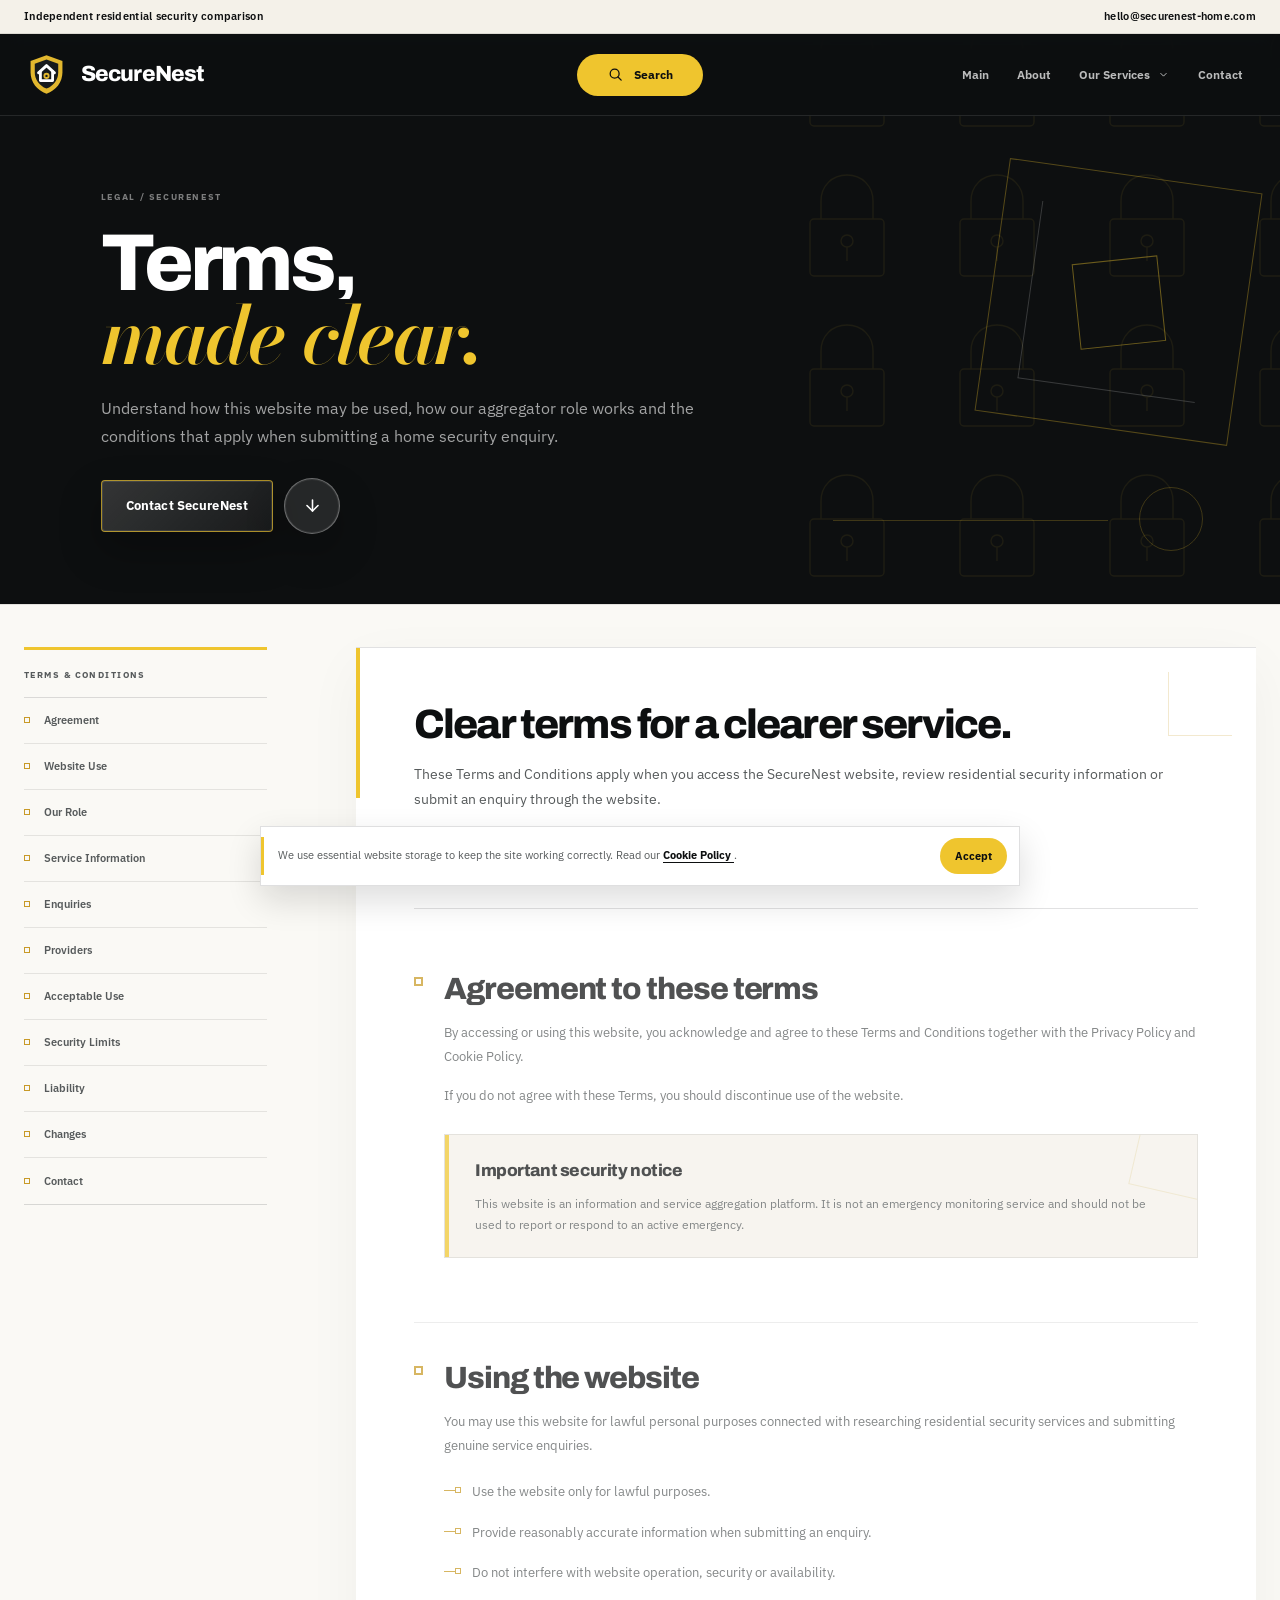
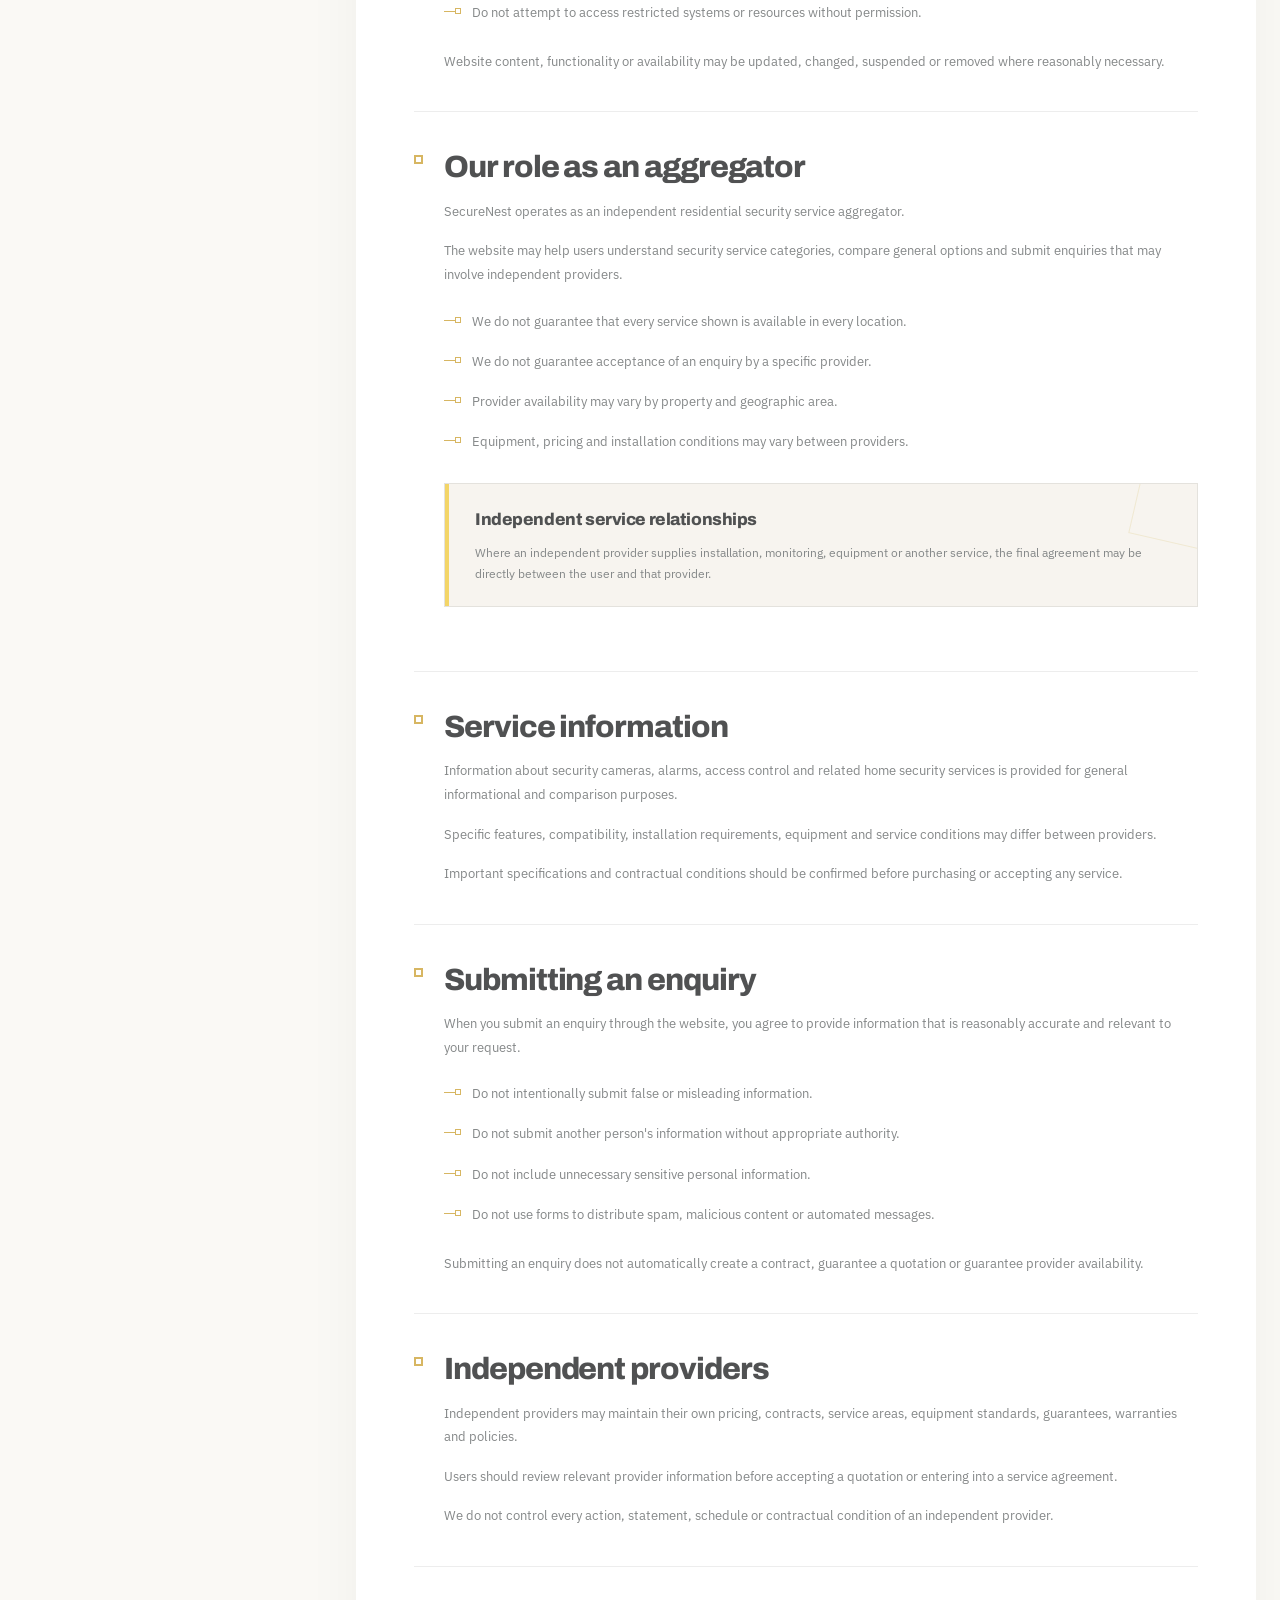
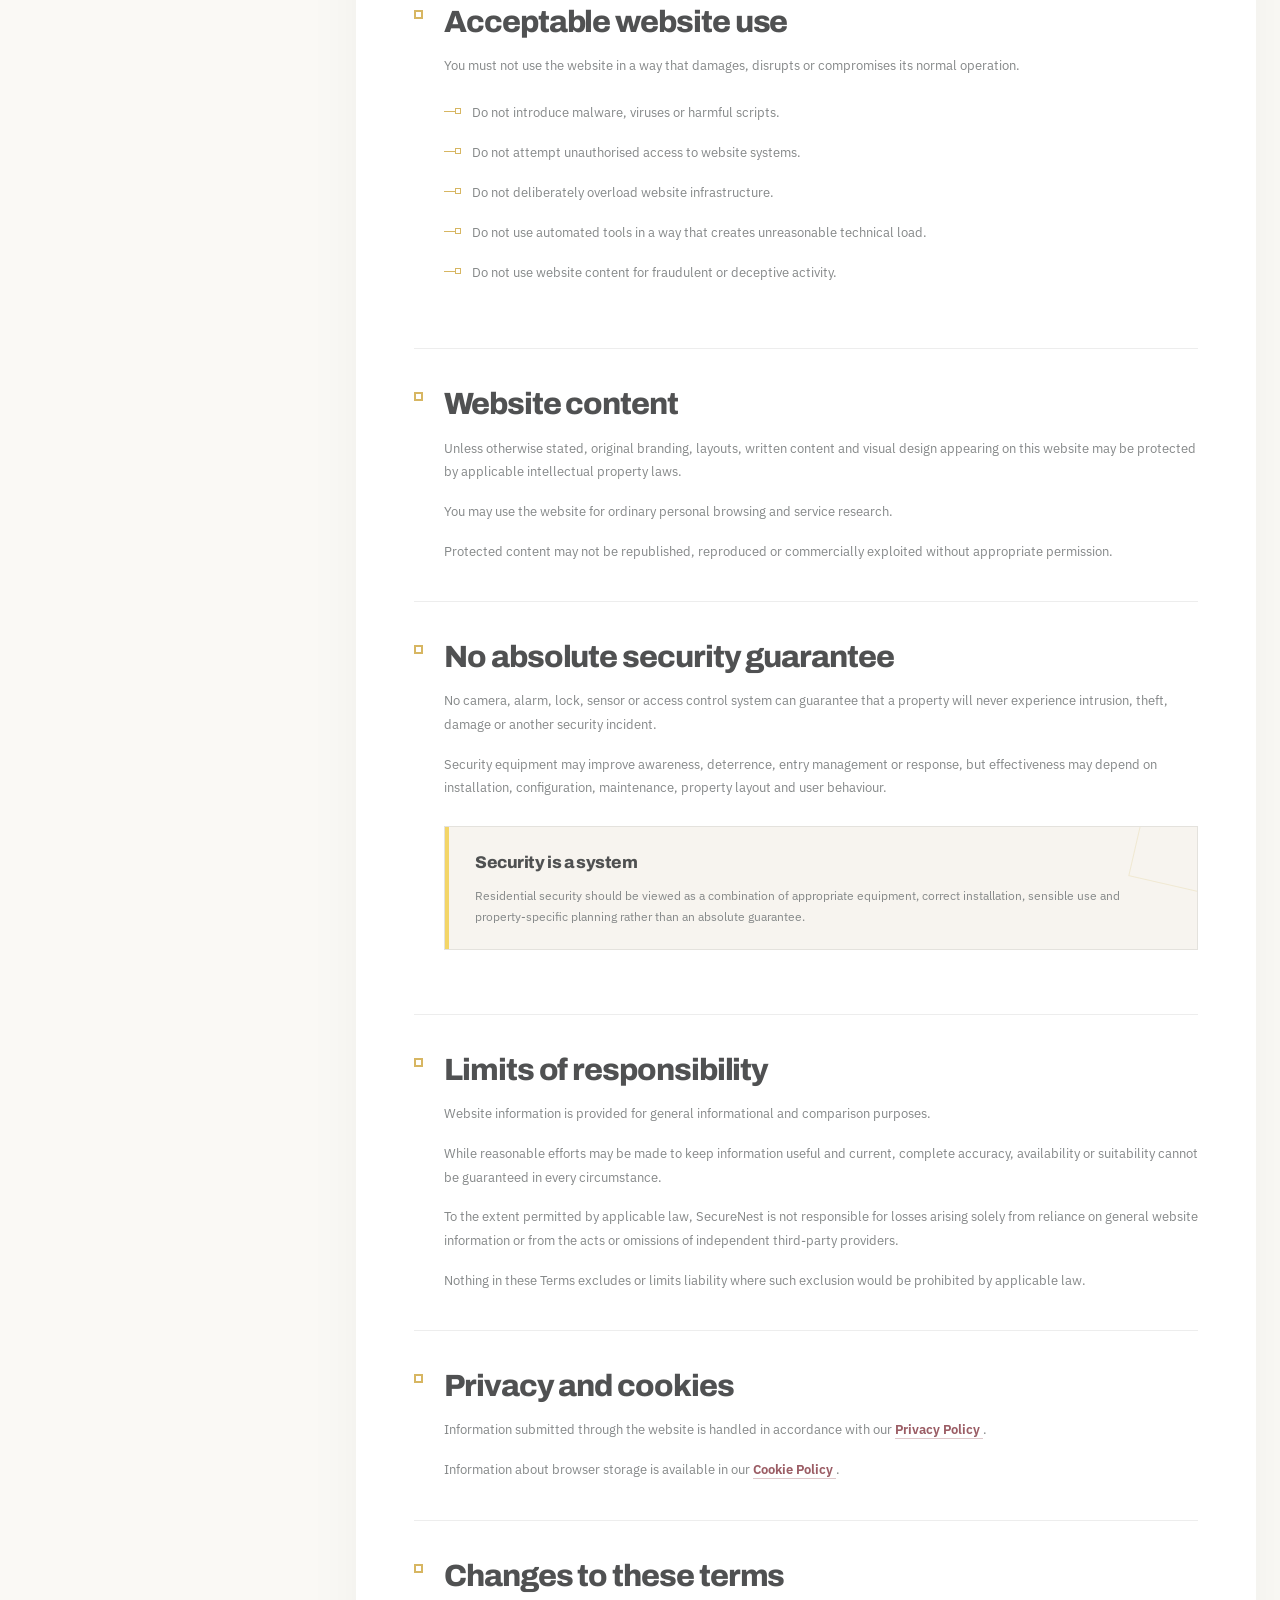
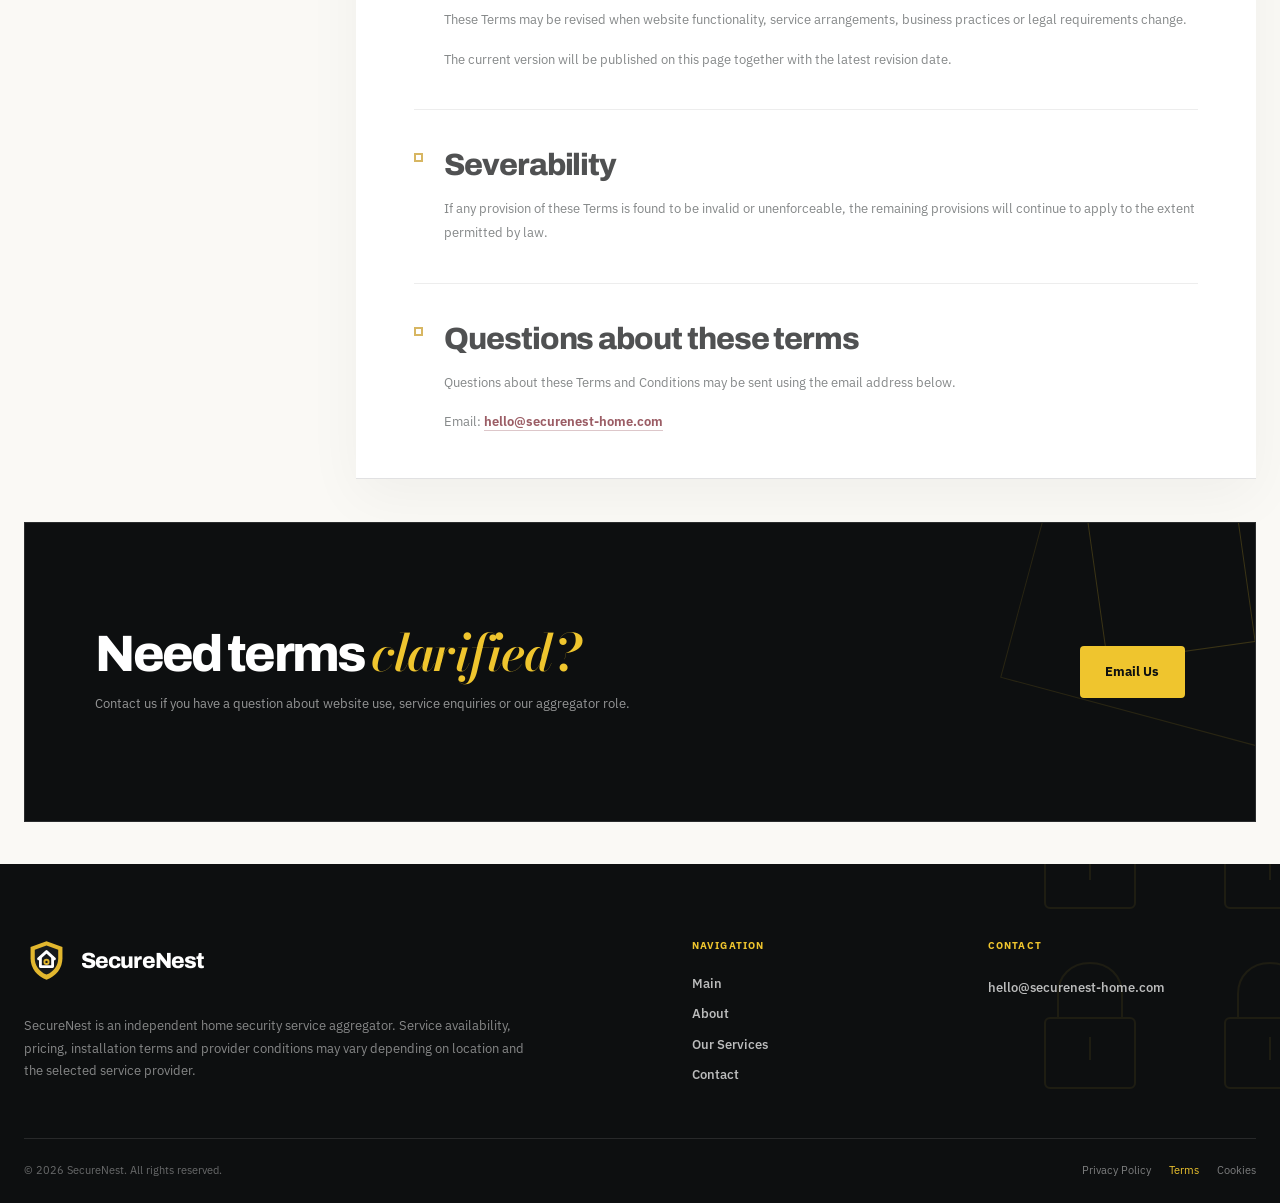
<file: terms.html>
<!DOCTYPE html>
<html lang="en">
<head>
    <meta charset="UTF-8">

    <meta
        name="viewport"
        content="width=device-width, initial-scale=1.0"
    >

    <meta
        name="description"
        content="Terms and Conditions for the SecureNest residential home security service aggregator."
    >

    <meta
        name="theme-color"
        content="#0d0f10"
    >

    <title>Terms & Conditions | SecureNest</title>

    <link
        rel="icon"
        href="assets/icons/favicon.svg"
        type="image/svg+xml"
    >

    <link
        rel="preconnect"
        href="https://fonts.googleapis.com"
    >

    <link
        rel="preconnect"
        href="https://fonts.gstatic.com"
        crossorigin
    >

    <link
        href="https://fonts.googleapis.com/css2?family=Archivo:wght@500;600;700;800;900&family=Bodoni+Moda:ital,opsz,wght@0,6..96,600;1,6..96,600;1,6..96,700&family=IBM+Plex+Sans:wght@400;500;600;700&display=swap"
        rel="stylesheet"
    >

    <link
        rel="stylesheet"
        href="assets/vendor/aos.css"
    >

    <link
        rel="stylesheet"
        href="assets/css/global.css"
    >

    <link
        rel="stylesheet"
        href="assets/css/legal.css"
    >
</head>


<body
    class="legal-page"
    data-page="terms"
>

    <a
        class="skip-link"
        href="#main-content"
    >
        Skip to content
    </a>




    <header class="site-header">

        <div class="header-info">

            <div class="container header-info__inner">

                <div class="header-info__message">
                    Independent residential security comparison
                </div>

                <a
                    class="header-info__email"
                    href="#"
                    data-config-email-link
                >
                    hello@securenest-home.com
                </a>

            </div>

        </div>


        <div class="header-main">

            <div class="container header-main__inner">

                <a
                    class="brand"
                    href="index.html"
                    aria-label=""
                    data-config-brand-home-label
                >

                    <img
                        class="brand__logo"
                        src="assets/icons/logo.svg"
                        alt=""
                        width="45"
                        height="45"
                        data-config-logo
                    >

                    <span
                        class="brand__name"
                        data-config-brand
                    >

                    </span>

                </a>


                <div class="header-search">

                    <button
                        class="header-search__button"
                        type="button"
                        aria-label="Search website"
                        data-search-open
                    >

                        <svg
                            class="header-search__icon"
                            viewBox="0 0 24 24"
                            fill="none"
                            aria-hidden="true"
                        >
                            <circle
                                cx="10.8"
                                cy="10.8"
                                r="6.3"
                                stroke="currentColor"
                                stroke-width="1.8"
                            />

                            <path
                                d="M15.5 15.5L20 20"
                                stroke="currentColor"
                                stroke-width="1.8"
                                stroke-linecap="round"
                            />
                        </svg>

                        <span class="header-search__text">
                            Search
                        </span>

                    </button>

                </div>


                <nav
                    class="main-nav"
                    aria-label="Main navigation"
                >

                    <ul class="main-nav__list">

                        <li class="main-nav__item">

                            <a
                                class="main-nav__link"
                                href="index.html"
                                data-nav-page="home"
                            >
                                <span data-nav-main>
                                    Main
                                </span>
                            </a>

                        </li>


                        <li class="main-nav__item">

                            <a
                                class="main-nav__link"
                                href="index.html#about"
                            >
                                <span data-nav-about>
                                    About
                                </span>
                            </a>

                        </li>


                        <li class="main-nav__item">

                            <button
                                class="main-nav__trigger"
                                type="button"
                                aria-haspopup="true"
                            >

                                <span data-nav-services>
                                    Our Services
                                </span>

                                <svg
                                    class="main-nav__chevron"
                                    viewBox="0 0 24 24"
                                    fill="none"
                                    aria-hidden="true"
                                >
                                    <path
                                        d="M7 10L12 15L17 10"
                                        stroke="currentColor"
                                        stroke-width="1.8"
                                        stroke-linecap="round"
                                        stroke-linejoin="round"
                                    />
                                </svg>

                            </button>


                            <div class="nav-dropdown">

                                <a
                                    class="nav-dropdown__link"
                                    href="security-camera-systems.html"
                                >
                                    <span>
                                        Security Camera Systems
                                    </span>

                                    <span class="nav-dropdown__icon">

                                        <svg
                                            viewBox="0 0 24 24"
                                            fill="none"
                                            aria-hidden="true"
                                        >
                                            <rect
                                                x="3"
                                                y="7"
                                                width="14"
                                                height="10"
                                                rx="3"
                                                stroke="currentColor"
                                                stroke-width="1.6"
                                            />

                                            <circle
                                                cx="10"
                                                cy="12"
                                                r="2.4"
                                                stroke="currentColor"
                                                stroke-width="1.6"
                                            />

                                            <path
                                                d="M17 10L21 8V16L17 14"
                                                stroke="currentColor"
                                                stroke-width="1.6"
                                                stroke-linejoin="round"
                                            />
                                        </svg>

                                    </span>
                                </a>


                                <a
                                    class="nav-dropdown__link"
                                    href="alarm-access-control.html"
                                >
                                    <span>
                                        Alarm &amp; Access Control
                                    </span>

                                    <span class="nav-dropdown__icon">

                                        <svg
                                            viewBox="0 0 24 24"
                                            fill="none"
                                            aria-hidden="true"
                                        >
                                            <path
                                                d="M6 10V8C6 4.7 8.7 2 12 2C15.3 2 18 4.7 18 8V10"
                                                stroke="currentColor"
                                                stroke-width="1.6"
                                            />

                                            <rect
                                                x="4"
                                                y="10"
                                                width="16"
                                                height="11"
                                                rx="3"
                                                stroke="currentColor"
                                                stroke-width="1.6"
                                            />

                                            <circle
                                                cx="12"
                                                cy="15"
                                                r="1.5"
                                                stroke="currentColor"
                                                stroke-width="1.6"
                                            />
                                        </svg>

                                    </span>
                                </a>

                            </div>

                        </li>


                        <li class="main-nav__item">

                            <a
                                class="main-nav__link"
                                href="index.html#contact"
                            >
                                <span data-nav-contact>
                                    Contact
                                </span>
                            </a>

                        </li>

                    </ul>

                </nav>


                <button
                    class="menu-toggle"
                    type="button"
                    aria-label="Open menu"
                    aria-expanded="false"
                    aria-controls="mobile-menu"
                >

                    <span class="menu-toggle__inner">
                        <span class="menu-toggle__line"></span>
                        <span class="menu-toggle__line"></span>
                    </span>

                </button>

            </div>

        </div>

    </header>




    <div
        class="mobile-menu"
        id="mobile-menu"
    >

        <div class="mobile-menu__inner">

            <nav
                class="mobile-menu__nav"
                aria-label="Mobile navigation"
            >

                <a
                    class="mobile-menu__link"
                    href="index.html"
                >
                    <span data-nav-main>
                        Main
                    </span>
                </a>

                <a
                    class="mobile-menu__link"
                    href="index.html#about"
                >
                    <span data-nav-about>
                        About
                    </span>
                </a>

                <a
                    class="mobile-menu__link"
                    href="index.html#services"
                >
                    <span data-nav-services>
                        Our Services
                    </span>
                </a>


                <div class="mobile-menu__services">

                    <a
                        class="mobile-menu__service"
                        href="security-camera-systems.html"
                    >
                        Security Camera Systems
                    </a>

                    <a
                        class="mobile-menu__service"
                        href="alarm-access-control.html"
                    >
                        Alarm &amp; Access Control
                    </a>

                </div>


                <a
                    class="mobile-menu__link"
                    href="index.html#contact"
                >
                    <span data-nav-contact>
                        Contact
                    </span>
                </a>

            </nav>

        </div>

    </div>




    <div
        class="search-panel"
        role="dialog"
        aria-modal="true"
        aria-labelledby="site-search-title"
        aria-hidden="true"
        data-search-panel
    >

        <div class="search-panel__inner">

            <button
                class="search-panel__close"
                type="button"
                aria-label="Close search"
                data-search-close
            >
                <svg
                    viewBox="0 0 24 24"
                    fill="none"
                    aria-hidden="true"
                >
                    <path
                        d="M6 6L18 18M18 6L6 18"
                        stroke="currentColor"
                        stroke-width="1.7"
                        stroke-linecap="round"
                    />
                </svg>
            </button>


            <div
                class="search-panel__title"
                id="site-search-title"
            >
                Find your
                <span class="accent-serif accent-yellow">
                    protection.
                </span>
            </div>


            <form
                class="search-panel__field"
                data-search-form
            >

                <input
                    class="search-panel__input"
                    type="search"
                    aria-label="Search website"
                    placeholder="Search cameras, alarms, access..."
                    autocomplete="off"
                    data-search-input
                >

                <button
                    class="search-panel__submit"
                    type="submit"
                >
                    Search
                </button>

            </form>


            <div
                class="search-results"
                data-search-results
                aria-live="polite"
            ></div>

        </div>

    </div>


    <main
        class="site"
        id="main-content"
    >




        <section class="legal-hero">

            <div
                class="legal-hero__pattern"
                aria-hidden="true"
            ></div>

            <div
                class="legal-hero__grid-line"
                aria-hidden="true"
            ></div>


            <div class="container">

                <div class="legal-hero__content">

                    <h1 class="legal-hero__title">

                        <span class="legal-hero__title-line">
                            <span class="legal-hero__title-inner">
                                Terms,
                            </span>
                        </span>

                        <span class="legal-hero__title-line">
                            <span class="legal-hero__title-inner legal-hero__title-accent">
                                made clear.
                            </span>
                        </span>

                    </h1>


                    <p class="legal-hero__description">
                        Understand how this website may be used,
                        how our aggregator role works and the conditions
                        that apply when submitting a home security
                        enquiry.
                    </p>

                    <div class="legal-hero__actions">

                        <a
                            class="btn btn--outline"
                            href="index.html#contact"
                        >
                            Contact SecureNest
                        </a>

                        <a
                            class="btn btn--round"
                            href="#legal-content"
                            aria-label="Scroll to terms content"
                        >
                            <svg
                                viewBox="0 0 24 24"
                                aria-hidden="true"
                            >
                                <path d="M12 5v14"></path>
                                <path d="m19 12-7 7-7-7"></path>
                            </svg>
                        </a>

                    </div>

                </div>

            </div>

        </section>




        <section
            class="legal-content"
            id="legal-content"
        >

            <div class="container legal-content__layout">




                <aside
                    class="legal-nav"
                    aria-label="Terms and Conditions sections"
                >

                    <div class="legal-nav__title">
                        Terms &amp; Conditions
                    </div>


                    <nav class="legal-nav__list">

                        <a
                            class="legal-nav__link"
                            href="#agreement"
                        >
                            Agreement
                        </a>

                        <a
                            class="legal-nav__link"
                            href="#website-use"
                        >
                            Website Use
                        </a>

                        <a
                            class="legal-nav__link"
                            href="#aggregator"
                        >
                            Our Role
                        </a>

                        <a
                            class="legal-nav__link"
                            href="#services"
                        >
                            Service Information
                        </a>

                        <a
                            class="legal-nav__link"
                            href="#enquiries"
                        >
                            Enquiries
                        </a>

                        <a
                            class="legal-nav__link"
                            href="#providers"
                        >
                            Providers
                        </a>

                        <a
                            class="legal-nav__link"
                            href="#acceptable-use"
                        >
                            Acceptable Use
                        </a>

                        <a
                            class="legal-nav__link"
                            href="#security"
                        >
                            Security Limits
                        </a>

                        <a
                            class="legal-nav__link"
                            href="#liability"
                        >
                            Liability
                        </a>

                        <a
                            class="legal-nav__link"
                            href="#changes"
                        >
                            Changes
                        </a>

                        <a
                            class="legal-nav__link"
                            href="#contact-terms"
                        >
                            Contact
                        </a>

                    </nav>

                </aside>




                <article class="legal-article">


                    <div
                        class="legal-article__intro"
                        data-aos="fade-up"
                    >

                        <h2 class="legal-article__intro-title">
                            Clear terms for a clearer service.
                        </h2>


                        <p class="legal-article__intro-text">
                            These Terms and Conditions apply when you
                            access the
                            <span data-config-brand>

                            </span>
                            website, review residential security
                            information or submit an enquiry through
                            the website.
                        </p>


                        <div class="legal-updated">

                            <span
                                class="legal-updated__dot"
                                aria-hidden="true"
                            ></span>

                            Last updated: August 24, 2026

                        </div>

                    </div>




                    <section
                        class="legal-section"
                        id="agreement"
                    >

                        <h2 class="legal-section__title">
                            Agreement to these terms
                        </h2>

                        <p>
                            By accessing or using this website, you
                            acknowledge and agree to these Terms and
                            Conditions together with the Privacy Policy
                            and Cookie Policy.
                        </p>

                        <p>
                            If you do not agree with these Terms, you
                            should discontinue use of the website.
                        </p>


                        <div class="legal-note">

                            <div class="legal-note__title">
                                Important security notice
                            </div>

                            <p>
                                This website is an information and
                                service aggregation platform. It is not
                                an emergency monitoring service and
                                should not be used to report or respond
                                to an active emergency.
                            </p>

                        </div>

                    </section>




                    <section
                        class="legal-section"
                        id="website-use"
                    >

                        <h2 class="legal-section__title">
                            Using the website
                        </h2>

                        <p>
                            You may use this website for lawful personal
                            purposes connected with researching
                            residential security services and submitting
                            genuine service enquiries.
                        </p>


                        <ul class="legal-list">

                            <li>
                                Use the website only for lawful purposes.
                            </li>

                            <li>
                                Provide reasonably accurate information
                                when submitting an enquiry.
                            </li>

                            <li>
                                Do not interfere with website operation,
                                security or availability.
                            </li>

                            <li>
                                Do not attempt to access restricted
                                systems or resources without permission.
                            </li>

                        </ul>


                        <p>
                            Website content, functionality or
                            availability may be updated, changed,
                            suspended or removed where reasonably
                            necessary.
                        </p>

                    </section>




                    <section
                        class="legal-section"
                        id="aggregator"
                    >

                        <h2 class="legal-section__title">
                            Our role as an aggregator
                        </h2>

                        <p>
                            <span data-config-brand>

                            </span>
                            operates as an independent residential
                            security service aggregator.
                        </p>

                        <p>
                            The website may help users understand
                            security service categories, compare general
                            options and submit enquiries that may involve
                            independent providers.
                        </p>


                        <ul class="legal-list">

                            <li>
                                We do not guarantee that every service
                                shown is available in every location.
                            </li>

                            <li>
                                We do not guarantee acceptance of an
                                enquiry by a specific provider.
                            </li>

                            <li>
                                Provider availability may vary by
                                property and geographic area.
                            </li>

                            <li>
                                Equipment, pricing and installation
                                conditions may vary between providers.
                            </li>

                        </ul>


                        <div class="legal-note">

                            <div class="legal-note__title">
                                Independent service relationships
                            </div>

                            <p>
                                Where an independent provider supplies
                                installation, monitoring, equipment or
                                another service, the final agreement may
                                be directly between the user and that
                                provider.
                            </p>

                        </div>

                    </section>




                    <section
                        class="legal-section"
                        id="services"
                    >

                        <h2 class="legal-section__title">
                            Service information
                        </h2>

                        <p>
                            Information about security cameras, alarms,
                            access control and related home security
                            services is provided for general
                            informational and comparison purposes.
                        </p>

                        <p>
                            Specific features, compatibility,
                            installation requirements, equipment and
                            service conditions may differ between
                            providers.
                        </p>

                        <p>
                            Important specifications and contractual
                            conditions should be confirmed before
                            purchasing or accepting any service.
                        </p>

                    </section>




                    <section
                        class="legal-section"
                        id="enquiries"
                    >

                        <h2 class="legal-section__title">
                            Submitting an enquiry
                        </h2>

                        <p>
                            When you submit an enquiry through the
                            website, you agree to provide information
                            that is reasonably accurate and relevant
                            to your request.
                        </p>


                        <ul class="legal-list">

                            <li>
                                Do not intentionally submit false or
                                misleading information.
                            </li>

                            <li>
                                Do not submit another person's
                                information without appropriate
                                authority.
                            </li>

                            <li>
                                Do not include unnecessary sensitive
                                personal information.
                            </li>

                            <li>
                                Do not use forms to distribute spam,
                                malicious content or automated messages.
                            </li>

                        </ul>


                        <p>
                            Submitting an enquiry does not automatically
                            create a contract, guarantee a quotation or
                            guarantee provider availability.
                        </p>

                    </section>




                    <section
                        class="legal-section"
                        id="providers"
                    >

                        <h2 class="legal-section__title">
                            Independent providers
                        </h2>

                        <p>
                            Independent providers may maintain their own
                            pricing, contracts, service areas, equipment
                            standards, guarantees, warranties and
                            policies.
                        </p>

                        <p>
                            Users should review relevant provider
                            information before accepting a quotation or
                            entering into a service agreement.
                        </p>

                        <p>
                            We do not control every action, statement,
                            schedule or contractual condition of an
                            independent provider.
                        </p>

                    </section>




                    <section
                        class="legal-section"
                        id="acceptable-use"
                    >

                        <h2 class="legal-section__title">
                            Acceptable website use
                        </h2>

                        <p>
                            You must not use the website in a way that
                            damages, disrupts or compromises its normal
                            operation.
                        </p>


                        <ul class="legal-list">

                            <li>
                                Do not introduce malware, viruses or
                                harmful scripts.
                            </li>

                            <li>
                                Do not attempt unauthorised access to
                                website systems.
                            </li>

                            <li>
                                Do not deliberately overload website
                                infrastructure.
                            </li>

                            <li>
                                Do not use automated tools in a way that
                                creates unreasonable technical load.
                            </li>

                            <li>
                                Do not use website content for fraudulent
                                or deceptive activity.
                            </li>

                        </ul>

                    </section>




                    <section class="legal-section">

                        <h2 class="legal-section__title">
                            Website content
                        </h2>

                        <p>
                            Unless otherwise stated, original branding,
                            layouts, written content and visual design
                            appearing on this website may be protected
                            by applicable intellectual property laws.
                        </p>

                        <p>
                            You may use the website for ordinary personal
                            browsing and service research.
                        </p>

                        <p>
                            Protected content may not be republished,
                            reproduced or commercially exploited without
                            appropriate permission.
                        </p>

                    </section>




                    <section
                        class="legal-section"
                        id="security"
                    >

                        <h2 class="legal-section__title">
                            No absolute security guarantee
                        </h2>

                        <p>
                            No camera, alarm, lock, sensor or access
                            control system can guarantee that a property
                            will never experience intrusion, theft,
                            damage or another security incident.
                        </p>

                        <p>
                            Security equipment may improve awareness,
                            deterrence, entry management or response,
                            but effectiveness may depend on installation,
                            configuration, maintenance, property layout
                            and user behaviour.
                        </p>


                        <div class="legal-note">

                            <div class="legal-note__title">
                                Security is a system
                            </div>

                            <p>
                                Residential security should be viewed as
                                a combination of appropriate equipment,
                                correct installation, sensible use and
                                property-specific planning rather than
                                an absolute guarantee.
                            </p>

                        </div>

                    </section>




                    <section
                        class="legal-section"
                        id="liability"
                    >

                        <h2 class="legal-section__title">
                            Limits of responsibility
                        </h2>

                        <p>
                            Website information is provided for general
                            informational and comparison purposes.
                        </p>

                        <p>
                            While reasonable efforts may be made to keep
                            information useful and current, complete
                            accuracy, availability or suitability cannot
                            be guaranteed in every circumstance.
                        </p>

                        <p>
                            To the extent permitted by applicable law,
                            <span data-config-brand>

                            </span>
                            is not responsible for losses arising solely
                            from reliance on general website information
                            or from the acts or omissions of independent
                            third-party providers.
                        </p>

                        <p>
                            Nothing in these Terms excludes or limits
                            liability where such exclusion would be
                            prohibited by applicable law.
                        </p>

                    </section>




                    <section class="legal-section">

                        <h2 class="legal-section__title">
                            Privacy and cookies
                        </h2>

                        <p>
                            Information submitted through the website
                            is handled in accordance with our
                            <a href="privacy-policy.html">
                                Privacy Policy
                            </a>.
                        </p>

                        <p>
                            Information about browser storage is
                            available in our
                            <a href="cookies.html">
                                Cookie Policy
                            </a>.
                        </p>

                    </section>




                    <section
                        class="legal-section"
                        id="changes"
                    >

                        <h2 class="legal-section__title">
                            Changes to these terms
                        </h2>

                        <p>
                            These Terms may be revised when website
                            functionality, service arrangements,
                            business practices or legal requirements
                            change.
                        </p>

                        <p>
                            The current version will be published on this
                            page together with the latest revision date.
                        </p>

                    </section>




                    <section class="legal-section">

                        <h2 class="legal-section__title">
                            Severability
                        </h2>

                        <p>
                            If any provision of these Terms is found to
                            be invalid or unenforceable, the remaining
                            provisions will continue to apply to the
                            extent permitted by law.
                        </p>

                    </section>




                    <section
                        class="legal-section"
                        id="contact-terms"
                    >

                        <h2 class="legal-section__title">
                            Questions about these terms
                        </h2>

                        <p>
                            Questions about these Terms and Conditions
                            may be sent using the email address below.
                        </p>

                        <p>
                            Email:
                            <a
                                href="#"
                                data-config-email-link
                            >
                                <span data-config-email>
                                    hello@securenest-home.com
                                </span>
                            </a>
                        </p>

                    </section>

                </article>

            </div>

        </section>




        <section class="legal-contact">

            <div class="container">

                <div class="legal-contact__shell">

                    <div class="legal-contact__content">

                        <h2 class="legal-contact__title">
                            Need terms
                            <span class="accent-serif accent-yellow">
                                clarified?
                            </span>
                        </h2>

                        <p class="legal-contact__text">
                            Contact us if you have a question about
                            website use, service enquiries or our
                            aggregator role.
                        </p>

                    </div>


                    <div class="legal-contact__action">

                        <a
                            class="btn btn--primary"
                            href="#"
                            data-config-email-link
                        >
                            Email Us
                        </a>

                    </div>

                </div>

            </div>

        </section>

    </main>




    <footer class="site-footer">

        <div class="container">

            <div class="footer-main">

                <div class="footer-brand">

                    <a
                        class="brand"
                        href="index.html"
                    >

                        <img
                            class="brand__logo"
                            src="assets/icons/logo.svg"
                            alt=""
                            width="45"
                            height="45"
                            data-config-logo
                        >

                        <span
                            class="brand__name"
                            data-config-brand
                        >

                        </span>

                    </a>


                    <p
                        class="footer-brand__text"
                        data-config-disclaimer
                    >
                    </p>

                </div>


                <div>

                    <div class="footer-title">
                        Navigation
                    </div>

                    <nav
                        class="footer-nav"
                        aria-label="Footer navigation"
                    >
                        <a href="index.html">
                            <span data-nav-main>
                                Main
                            </span>
                        </a>

                        <a href="index.html#about">
                            <span data-nav-about>
                                About
                            </span>
                        </a>

                        <a href="index.html#services">
                            <span data-nav-services>
                                Our Services
                            </span>
                        </a>

                        <a href="index.html#contact">
                            <span data-nav-contact>
                                Contact
                            </span>
                        </a>
                    </nav>

                </div>


                <div class="footer-contact">

                    <div class="footer-title">
                        Contact
                    </div>

                    <a
                        href="#"
                        data-config-email-link
                    >
                        <span data-config-email>
                            hello@securenest-home.com
                        </span>
                    </a>

                </div>

            </div>


            <div class="footer-bottom">

                <p class="footer-bottom__copy">
                    ©
                    <span data-current-year></span>
                    <span data-config-brand>

                    </span>.
                    All rights reserved.
                </p>


                <nav
                    class="footer-legal"
                    aria-label="Legal navigation"
                >
                    <a href="privacy-policy.html">
                        Privacy Policy
                    </a>

                    <a href="terms.html">
                        Terms
                    </a>

                    <a href="cookies.html">
                        Cookies
                    </a>
                </nav>

            </div>

        </div>

    </footer>




    <div
        class="cookie-card"
        role="dialog"
        aria-label="Cookie notice"
    >

        <p class="cookie-card__text">
            We use essential website storage to keep the site working
            correctly. Read our
            <a href="cookies.html">
                Cookie Policy
            </a>.
        </p>


        <div class="cookie-card__actions">

            <button
                class="cookie-card__button"
                type="button"
                data-cookie-accept
            >
                Accept
            </button>

        </div>

    </div>




    <script src="config/config.js"></script>

    <script src="assets/vendor/aos.js"></script>

    <script src="assets/js/global.js"></script>

</body>
</html>
</file>
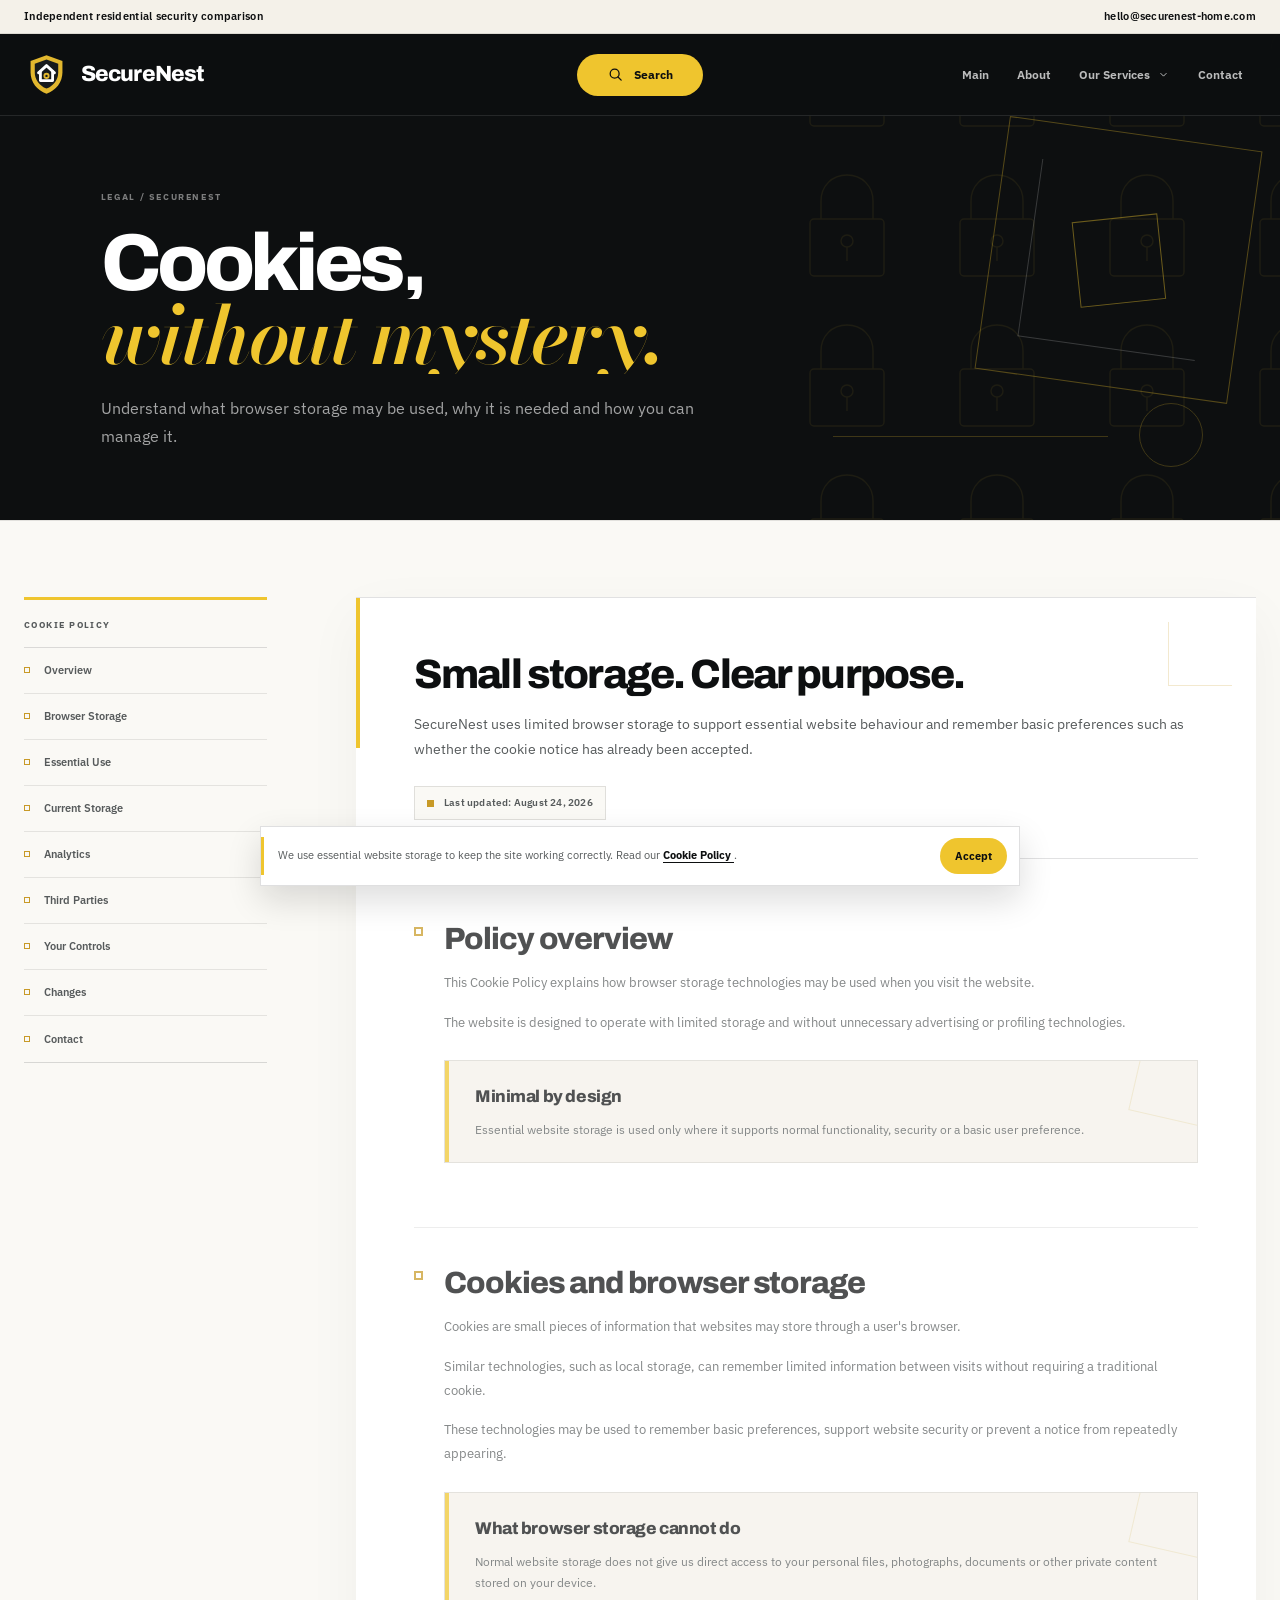
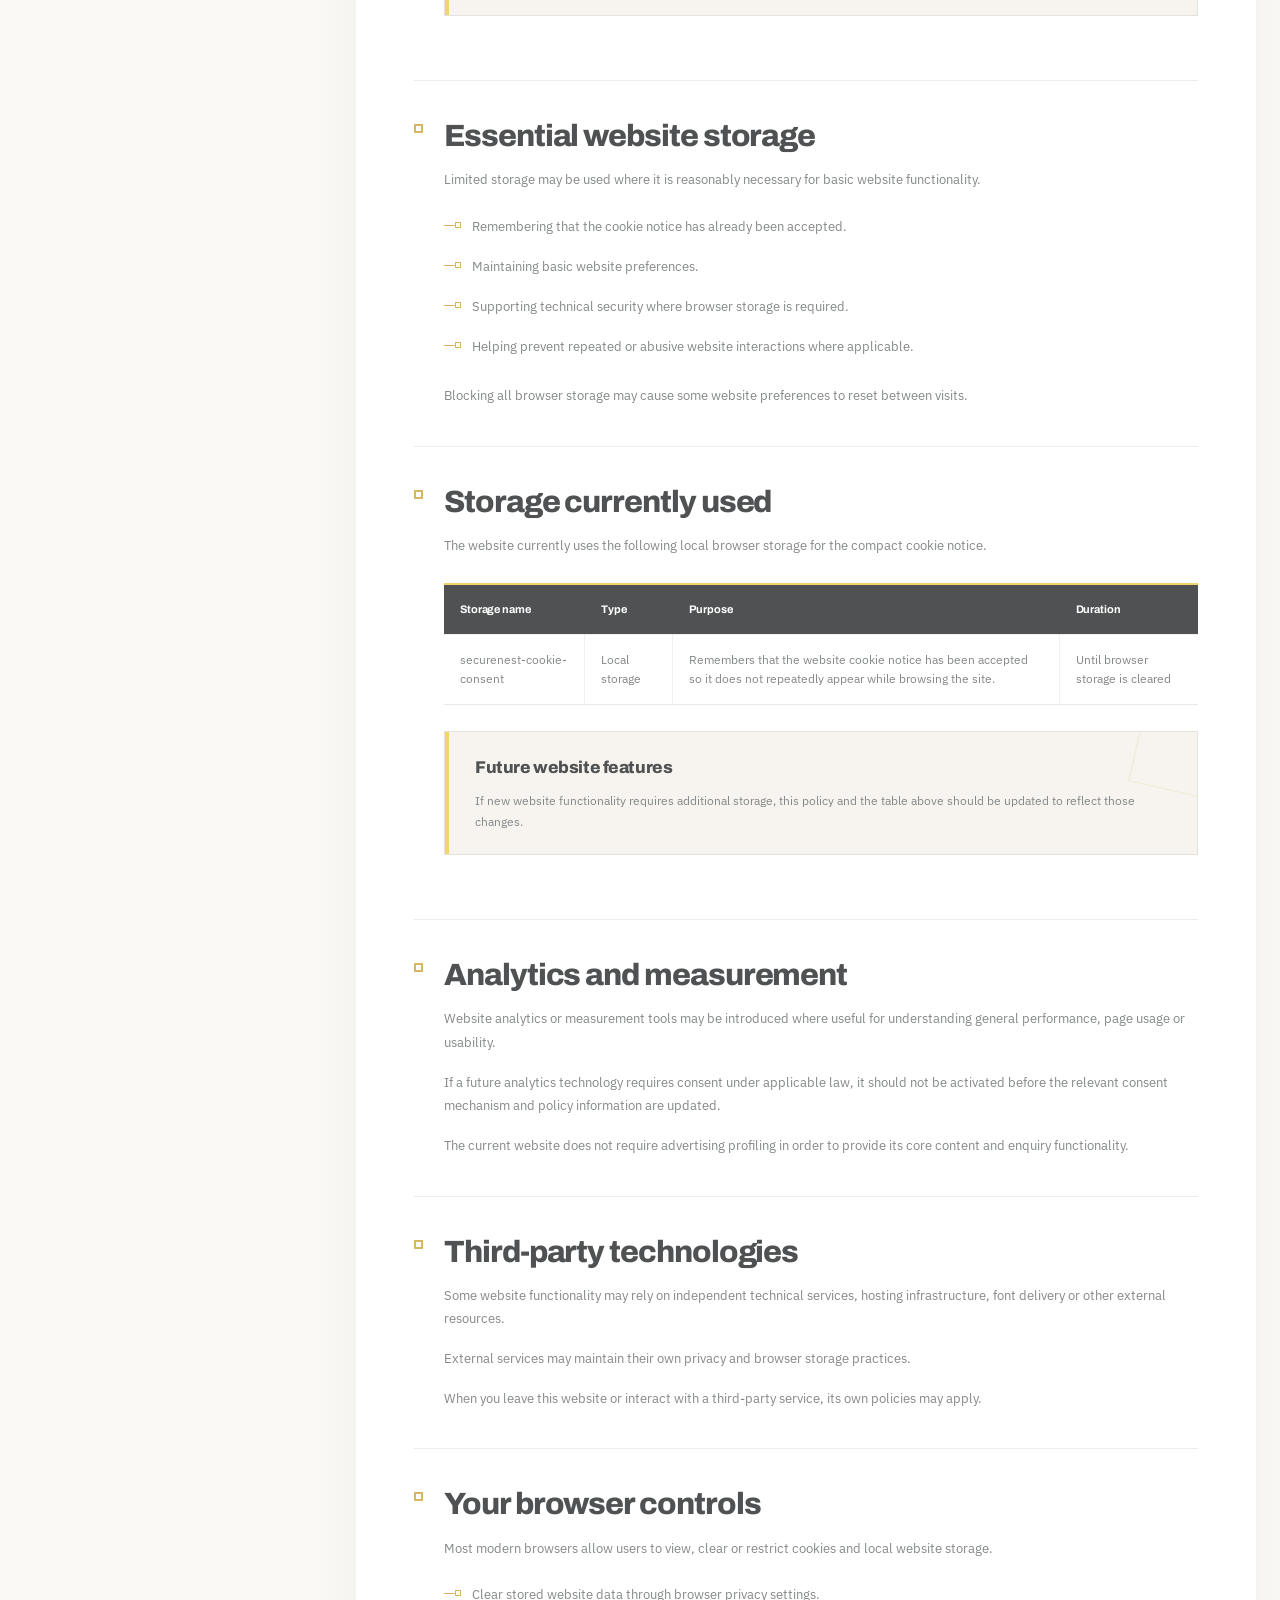
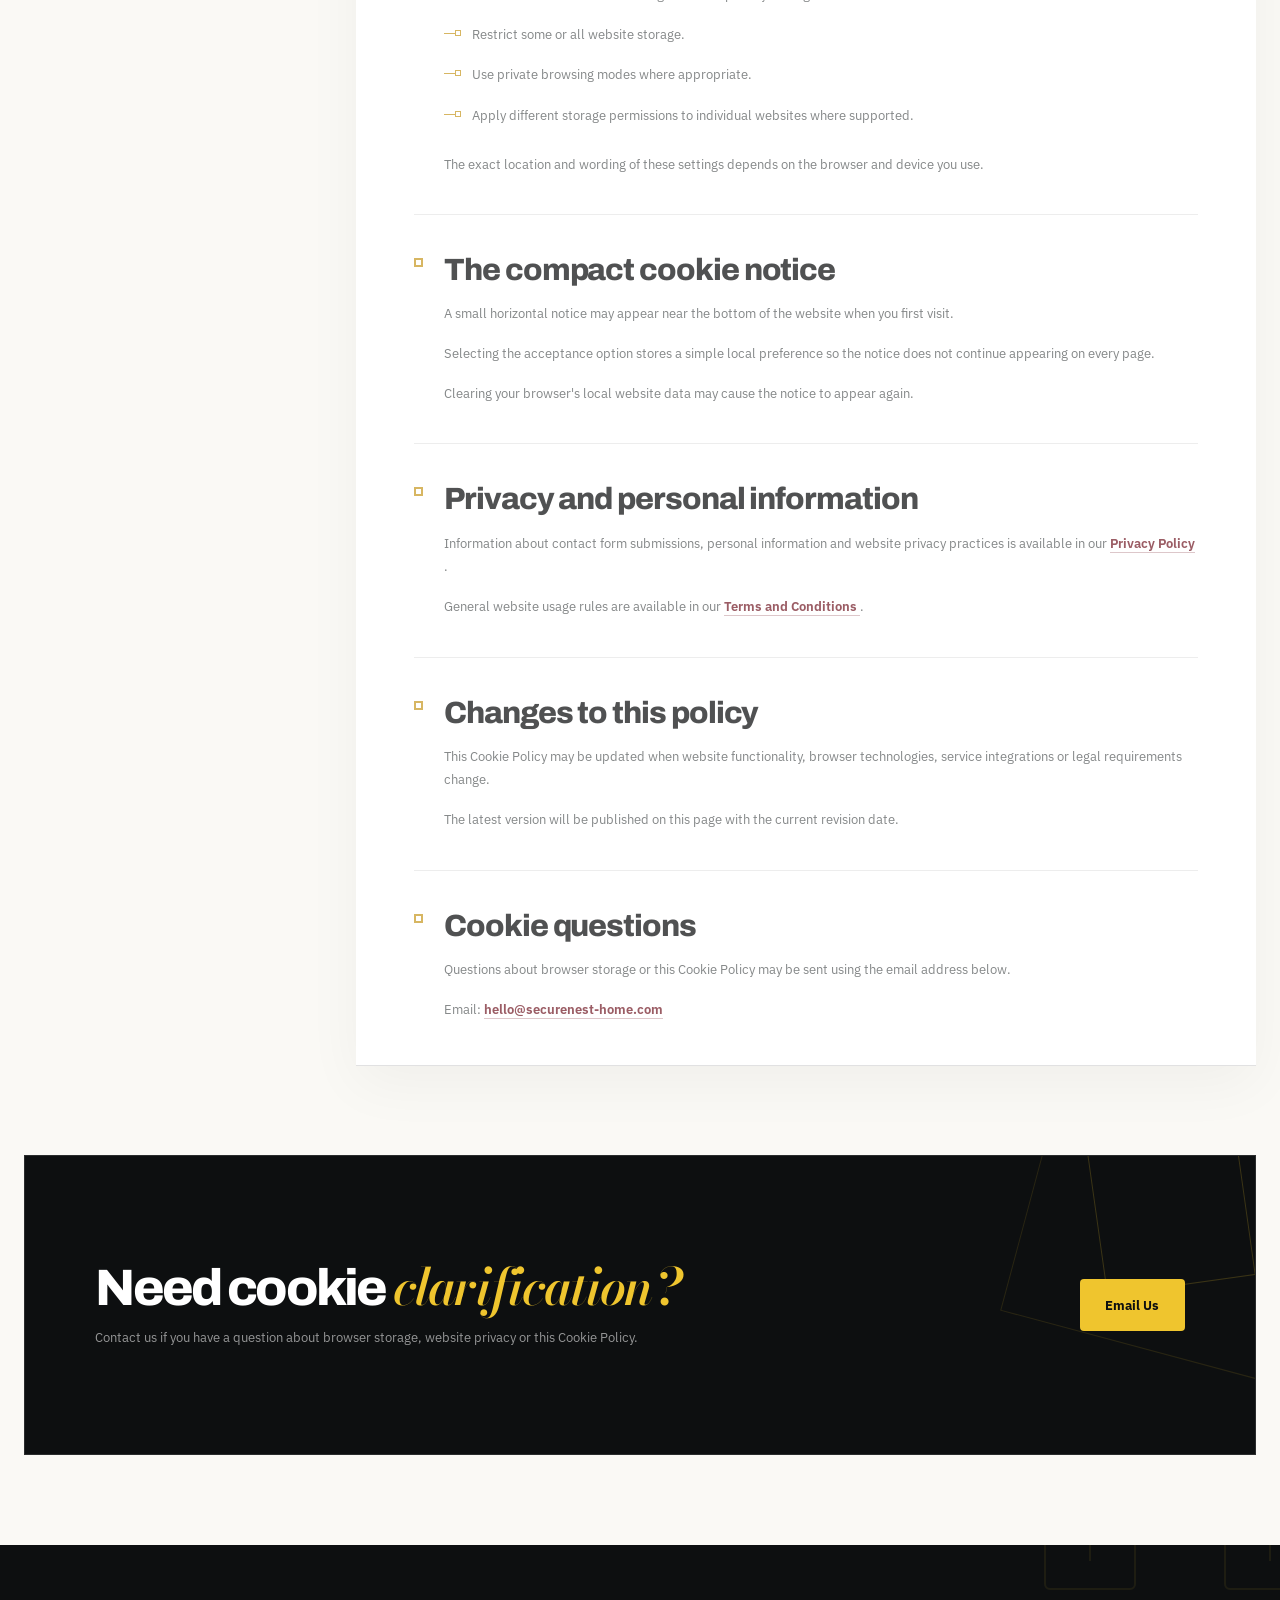
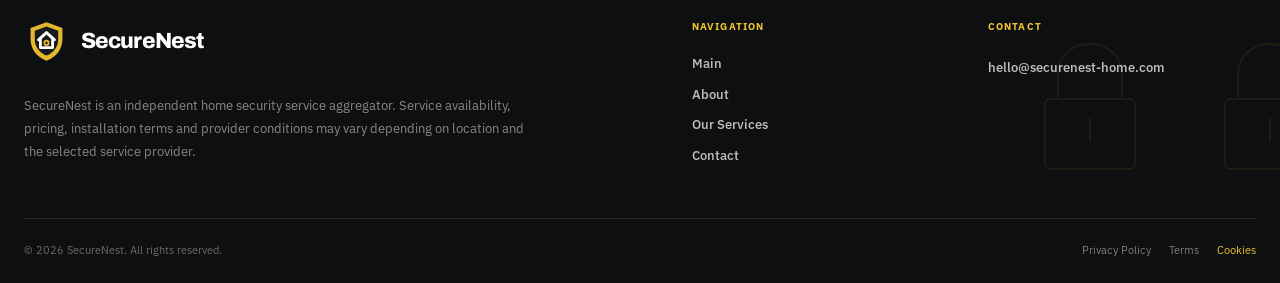
<file: home-security-site/cookies.html>
<!DOCTYPE html>
<html lang="en">
<head>
    <meta charset="UTF-8">

    <meta
        name="viewport"
        content="width=device-width, initial-scale=1.0"
    >

    <meta
        name="description"
        content="Cookie Policy for the SecureNest residential home security service aggregator."
    >

    <meta
        name="theme-color"
        content="#0d0f10"
    >

    <title>Cookie Policy | SecureNest</title>

    <link
        rel="icon"
        href="assets/icons/favicon.svg"
        type="image/svg+xml"
    >

    <link
        rel="preconnect"
        href="https://fonts.googleapis.com"
    >

    <link
        rel="preconnect"
        href="https://fonts.gstatic.com"
        crossorigin
    >

    <link
        href="https://fonts.googleapis.com/css2?family=Archivo:wght@500;600;700;800;900&family=Bodoni+Moda:ital,opsz,wght@0,6..96,600;1,6..96,600;1,6..96,700&family=IBM+Plex+Sans:wght@400;500;600;700&display=swap"
        rel="stylesheet"
    >

    <link
        rel="stylesheet"
        href="assets/vendor/aos.css"
    >

    <link
        rel="stylesheet"
        href="assets/css/global.css"
    >

    <link
        rel="stylesheet"
        href="assets/css/legal.css"
    >
</head>


<body
    class="legal-page"
    data-page="cookies"
>

    <a
        class="skip-link"
        href="#main-content"
    >
        Skip to content
    </a>


    <!-- =====================================================
         HEADER
         ===================================================== -->

    <header class="site-header">

        <div class="header-info">

            <div class="container header-info__inner">

                <div class="header-info__message">
                    Independent residential security comparison
                </div>

                <a
                    class="header-info__email"
                    href="#"
                    data-config-email-link
                >
                    hello@securenest-home.com
                </a>

            </div>

        </div>


        <div class="header-main">

            <div class="container header-main__inner">

                <a
                    class="brand"
                    href="index.html"
                    aria-label=""
                    data-config-brand-home-label
                >

                    <img
                        class="brand__logo"
                        src="assets/icons/logo.svg"
                        alt=""
                        width="45"
                        height="45"
                        data-config-logo
                    >

                    <span
                        class="brand__name"
                        data-config-brand
                    >
                        
                    </span>

                </a>


                <div class="header-search">

                    <button
                        class="header-search__button"
                        type="button"
                        aria-label="Search website"
                        data-search-open
                    >

                        <svg
                            class="header-search__icon"
                            viewBox="0 0 24 24"
                            fill="none"
                            aria-hidden="true"
                        >
                            <circle
                                cx="10.8"
                                cy="10.8"
                                r="6.3"
                                stroke="currentColor"
                                stroke-width="1.8"
                            />

                            <path
                                d="M15.5 15.5L20 20"
                                stroke="currentColor"
                                stroke-width="1.8"
                                stroke-linecap="round"
                            />
                        </svg>

                        <span class="header-search__text">
                            Search
                        </span>

                    </button>

                </div>


                <nav
                    class="main-nav"
                    aria-label="Main navigation"
                >

                    <ul class="main-nav__list">

                        <li class="main-nav__item">

                            <a
                                class="main-nav__link"
                                href="index.html"
                                data-nav-page="home"
                            >
                                <span data-nav-main>
                                    Main
                                </span>
                            </a>

                        </li>


                        <li class="main-nav__item">

                            <a
                                class="main-nav__link"
                                href="index.html#about"
                            >
                                <span data-nav-about>
                                    About
                                </span>
                            </a>

                        </li>


                        <li class="main-nav__item">

                            <button
                                class="main-nav__trigger"
                                type="button"
                                aria-haspopup="true"
                            >

                                <span data-nav-services>
                                    Our Services
                                </span>

                                <svg
                                    class="main-nav__chevron"
                                    viewBox="0 0 24 24"
                                    fill="none"
                                    aria-hidden="true"
                                >
                                    <path
                                        d="M7 10L12 15L17 10"
                                        stroke="currentColor"
                                        stroke-width="1.8"
                                        stroke-linecap="round"
                                        stroke-linejoin="round"
                                    />
                                </svg>

                            </button>


                            <div class="nav-dropdown">

                                <a
                                    class="nav-dropdown__link"
                                    href="security-camera-systems.html"
                                >
                                    <span>
                                        Security Camera Systems
                                    </span>

                                    <span class="nav-dropdown__icon">

                                        <svg
                                            viewBox="0 0 24 24"
                                            fill="none"
                                            aria-hidden="true"
                                        >
                                            <rect
                                                x="3"
                                                y="7"
                                                width="14"
                                                height="10"
                                                rx="3"
                                                stroke="currentColor"
                                                stroke-width="1.6"
                                            />

                                            <circle
                                                cx="10"
                                                cy="12"
                                                r="2.4"
                                                stroke="currentColor"
                                                stroke-width="1.6"
                                            />

                                            <path
                                                d="M17 10L21 8V16L17 14"
                                                stroke="currentColor"
                                                stroke-width="1.6"
                                                stroke-linejoin="round"
                                            />
                                        </svg>

                                    </span>
                                </a>


                                <a
                                    class="nav-dropdown__link"
                                    href="alarm-access-control.html"
                                >
                                    <span>
                                        Alarm &amp; Access Control
                                    </span>

                                    <span class="nav-dropdown__icon">

                                        <svg
                                            viewBox="0 0 24 24"
                                            fill="none"
                                            aria-hidden="true"
                                        >
                                            <path
                                                d="M6 10V8C6 4.7 8.7 2 12 2C15.3 2 18 4.7 18 8V10"
                                                stroke="currentColor"
                                                stroke-width="1.6"
                                            />

                                            <rect
                                                x="4"
                                                y="10"
                                                width="16"
                                                height="11"
                                                rx="3"
                                                stroke="currentColor"
                                                stroke-width="1.6"
                                            />

                                            <circle
                                                cx="12"
                                                cy="15"
                                                r="1.5"
                                                stroke="currentColor"
                                                stroke-width="1.6"
                                            />
                                        </svg>

                                    </span>
                                </a>

                            </div>

                        </li>


                        <li class="main-nav__item">

                            <a
                                class="main-nav__link"
                                href="index.html#contact"
                            >
                                <span data-nav-contact>
                                    Contact
                                </span>
                            </a>

                        </li>

                    </ul>

                </nav>


                <button
                    class="menu-toggle"
                    type="button"
                    aria-label="Open menu"
                    aria-expanded="false"
                    aria-controls="mobile-menu"
                >

                    <span class="menu-toggle__inner">
                        <span class="menu-toggle__line"></span>
                        <span class="menu-toggle__line"></span>
                    </span>

                </button>

            </div>

        </div>

    </header>


    <!-- =====================================================
         MOBILE MENU
         ===================================================== -->

    <div
        class="mobile-menu"
        id="mobile-menu"
    >

        <div class="mobile-menu__inner">

            <nav
                class="mobile-menu__nav"
                aria-label="Mobile navigation"
            >

                <a
                    class="mobile-menu__link"
                    href="index.html"
                >
                    <span data-nav-main>
                        Main
                    </span>
                </a>

                <a
                    class="mobile-menu__link"
                    href="index.html#about"
                >
                    <span data-nav-about>
                        About
                    </span>
                </a>

                <a
                    class="mobile-menu__link"
                    href="index.html#services"
                >
                    <span data-nav-services>
                        Our Services
                    </span>
                </a>


                <div class="mobile-menu__services">

                    <a
                        class="mobile-menu__service"
                        href="security-camera-systems.html"
                    >
                        Security Camera Systems
                    </a>

                    <a
                        class="mobile-menu__service"
                        href="alarm-access-control.html"
                    >
                        Alarm &amp; Access Control
                    </a>

                </div>


                <a
                    class="mobile-menu__link"
                    href="index.html#contact"
                >
                    <span data-nav-contact>
                        Contact
                    </span>
                </a>

            </nav>

        </div>

    </div>


    <!-- =====================================================
         SEARCH
         ===================================================== -->

    <div
        class="search-panel"
        role="dialog"
        aria-modal="true"
        aria-labelledby="site-search-title"
        aria-hidden="true"
        data-search-panel
    >

        <div class="search-panel__inner">

            <button
                class="search-panel__close"
                type="button"
                aria-label="Close search"
                data-search-close
            >
                <svg
                    viewBox="0 0 24 24"
                    fill="none"
                    aria-hidden="true"
                >
                    <path
                        d="M6 6L18 18M18 6L6 18"
                        stroke="currentColor"
                        stroke-width="1.7"
                        stroke-linecap="round"
                    />
                </svg>
            </button>


            <div
                class="search-panel__title"
                id="site-search-title"
            >
                Find your
                <span class="accent-serif accent-yellow">
                    protection.
                </span>
            </div>


            <form
                class="search-panel__field"
                data-search-form
            >

                <input
                    class="search-panel__input"
                    type="search"
                    aria-label="Search website"
                    placeholder="Search cameras, alarms, access..."
                    autocomplete="off"
                    data-search-input
                >

                <button
                    class="search-panel__submit"
                    type="submit"
                >
                    Search
                </button>

            </form>


            <div
                class="search-results"
                data-search-results
                aria-live="polite"
            ></div>

        </div>

    </div>


    <main
        class="site"
        id="main-content"
    >


        <!-- =================================================
             HERO
             ================================================= -->

        <section class="legal-hero">

            <div
                class="legal-hero__pattern"
                aria-hidden="true"
            ></div>

            <div
                class="legal-hero__grid-line"
                aria-hidden="true"
            ></div>


            <div class="container">

                <div class="legal-hero__content">

                    <h1 class="legal-hero__title">

                        <span class="legal-hero__title-line">
                            <span class="legal-hero__title-inner">
                                Cookies,
                            </span>
                        </span>

                        <span class="legal-hero__title-line">
                            <span class="legal-hero__title-inner legal-hero__title-accent">
                                without mystery.
                            </span>
                        </span>

                    </h1>


                    <p class="legal-hero__description">
                        Understand what browser storage may be used,
                        why it is needed and how you can manage it.
                    </p>

                </div>

            </div>

        </section>


        <!-- =================================================
             CONTENT
             ================================================= -->

        <section class="legal-content">

            <div class="container legal-content__layout">


                <!-- =========================================
                     NAVIGATION
                     ========================================= -->

                <aside
                    class="legal-nav"
                    aria-label="Cookie Policy sections"
                >

                    <div class="legal-nav__title">
                        Cookie Policy
                    </div>


                    <nav class="legal-nav__list">

                        <a
                            class="legal-nav__link"
                            href="#overview"
                        >
                            Overview
                        </a>

                        <a
                            class="legal-nav__link"
                            href="#storage"
                        >
                            Browser Storage
                        </a>

                        <a
                            class="legal-nav__link"
                            href="#essential"
                        >
                            Essential Use
                        </a>

                        <a
                            class="legal-nav__link"
                            href="#current-storage"
                        >
                            Current Storage
                        </a>

                        <a
                            class="legal-nav__link"
                            href="#analytics"
                        >
                            Analytics
                        </a>

                        <a
                            class="legal-nav__link"
                            href="#third-party"
                        >
                            Third Parties
                        </a>

                        <a
                            class="legal-nav__link"
                            href="#controls"
                        >
                            Your Controls
                        </a>

                        <a
                            class="legal-nav__link"
                            href="#changes"
                        >
                            Changes
                        </a>

                        <a
                            class="legal-nav__link"
                            href="#contact-cookies"
                        >
                            Contact
                        </a>

                    </nav>

                </aside>


                <!-- =========================================
                     ARTICLE
                     ========================================= -->

                <article class="legal-article">


                    <div
                        class="legal-article__intro"
                        data-aos="security-text"
                    >

                        <h2 class="legal-article__intro-title">
                            Small storage. Clear purpose.
                        </h2>


                        <p class="legal-article__intro-text">
                            <span data-config-brand>
                                
                            </span>
                            uses limited browser storage to support
                            essential website behaviour and remember
                            basic preferences such as whether the
                            cookie notice has already been accepted.
                        </p>


                        <div class="legal-updated">

                            <span
                                class="legal-updated__dot"
                                aria-hidden="true"
                            ></span>

                            Last updated: August 24, 2026

                        </div>

                    </div>


                    <!-- =====================================
                         OVERVIEW
                         ===================================== -->

                    <section
                        class="legal-section"
                        id="overview"
                    >

                        <h2 class="legal-section__title">
                            Policy overview
                        </h2>

                        <p>
                            This Cookie Policy explains how browser
                            storage technologies may be used when you
                            visit the website.
                        </p>

                        <p>
                            The website is designed to operate with
                            limited storage and without unnecessary
                            advertising or profiling technologies.
                        </p>


                        <div class="legal-note">

                            <div class="legal-note__title">
                                Minimal by design
                            </div>

                            <p>
                                Essential website storage is used only
                                where it supports normal functionality,
                                security or a basic user preference.
                            </p>

                        </div>

                    </section>


                    <!-- =====================================
                         STORAGE
                         ===================================== -->

                    <section
                        class="legal-section"
                        id="storage"
                    >

                        <h2 class="legal-section__title">
                            Cookies and browser storage
                        </h2>

                        <p>
                            Cookies are small pieces of information that
                            websites may store through a user's browser.
                        </p>

                        <p>
                            Similar technologies, such as local storage,
                            can remember limited information between
                            visits without requiring a traditional cookie.
                        </p>

                        <p>
                            These technologies may be used to remember
                            basic preferences, support website security
                            or prevent a notice from repeatedly appearing.
                        </p>


                        <div class="legal-note">

                            <div class="legal-note__title">
                                What browser storage cannot do
                            </div>

                            <p>
                                Normal website storage does not give us
                                direct access to your personal files,
                                photographs, documents or other private
                                content stored on your device.
                            </p>

                        </div>

                    </section>


                    <!-- =====================================
                         ESSENTIAL
                         ===================================== -->

                    <section
                        class="legal-section"
                        id="essential"
                    >

                        <h2 class="legal-section__title">
                            Essential website storage
                        </h2>

                        <p>
                            Limited storage may be used where it is
                            reasonably necessary for basic website
                            functionality.
                        </p>


                        <ul class="legal-list">

                            <li>
                                Remembering that the cookie notice has
                                already been accepted.
                            </li>

                            <li>
                                Maintaining basic website preferences.
                            </li>

                            <li>
                                Supporting technical security where
                                browser storage is required.
                            </li>

                            <li>
                                Helping prevent repeated or abusive
                                website interactions where applicable.
                            </li>

                        </ul>


                        <p>
                            Blocking all browser storage may cause some
                            website preferences to reset between visits.
                        </p>

                    </section>


                    <!-- =====================================
                         CURRENT STORAGE
                         ===================================== -->

                    <section
                        class="legal-section"
                        id="current-storage"
                    >

                        <h2 class="legal-section__title">
                            Storage currently used
                        </h2>

                        <p>
                            The website currently uses the following
                            local browser storage for the compact cookie
                            notice.
                        </p>


                        <div class="legal-table-wrap">

                            <table class="legal-table">

                            <thead>

                                <tr>
                                    <th>
                                        Storage name
                                    </th>

                                    <th>
                                        Type
                                    </th>

                                    <th>
                                        Purpose
                                    </th>

                                    <th>
                                        Duration
                                    </th>
                                </tr>

                            </thead>


                            <tbody>

                                <tr>

                                    <td>
                                        securenest-cookie-consent
                                    </td>

                                    <td>
                                        Local storage
                                    </td>

                                    <td>
                                        Remembers that the website cookie
                                        notice has been accepted so it
                                        does not repeatedly appear while
                                        browsing the site.
                                    </td>

                                    <td>
                                        Until browser storage is cleared
                                    </td>

                                </tr>

                            </tbody>

                            </table>

                        </div>


                        <div class="legal-note">

                            <div class="legal-note__title">
                                Future website features
                            </div>

                            <p>
                                If new website functionality requires
                                additional storage, this policy and the
                                table above should be updated to reflect
                                those changes.
                            </p>

                        </div>

                    </section>


                    <!-- =====================================
                         ANALYTICS
                         ===================================== -->

                    <section
                        class="legal-section"
                        id="analytics"
                    >

                        <h2 class="legal-section__title">
                            Analytics and measurement
                        </h2>

                        <p>
                            Website analytics or measurement tools may
                            be introduced where useful for understanding
                            general performance, page usage or usability.
                        </p>

                        <p>
                            If a future analytics technology requires
                            consent under applicable law, it should not
                            be activated before the relevant consent
                            mechanism and policy information are updated.
                        </p>

                        <p>
                            The current website does not require
                            advertising profiling in order to provide
                            its core content and enquiry functionality.
                        </p>

                    </section>


                    <!-- =====================================
                         THIRD PARTY
                         ===================================== -->

                    <section
                        class="legal-section"
                        id="third-party"
                    >

                        <h2 class="legal-section__title">
                            Third-party technologies
                        </h2>

                        <p>
                            Some website functionality may rely on
                            independent technical services, hosting
                            infrastructure, font delivery or other
                            external resources.
                        </p>

                        <p>
                            External services may maintain their own
                            privacy and browser storage practices.
                        </p>

                        <p>
                            When you leave this website or interact with
                            a third-party service, its own policies may
                            apply.
                        </p>

                    </section>


                    <!-- =====================================
                         CONTROLS
                         ===================================== -->

                    <section
                        class="legal-section"
                        id="controls"
                    >

                        <h2 class="legal-section__title">
                            Your browser controls
                        </h2>

                        <p>
                            Most modern browsers allow users to view,
                            clear or restrict cookies and local website
                            storage.
                        </p>


                        <ul class="legal-list">

                            <li>
                                Clear stored website data through browser
                                privacy settings.
                            </li>

                            <li>
                                Restrict some or all website storage.
                            </li>

                            <li>
                                Use private browsing modes where
                                appropriate.
                            </li>

                            <li>
                                Apply different storage permissions to
                                individual websites where supported.
                            </li>

                        </ul>


                        <p>
                            The exact location and wording of these
                            settings depends on the browser and device
                            you use.
                        </p>

                    </section>


                    <!-- =====================================
                         COOKIE NOTICE
                         ===================================== -->

                    <section class="legal-section">

                        <h2 class="legal-section__title">
                            The compact cookie notice
                        </h2>

                        <p>
                            A small horizontal notice may appear near
                            the bottom of the website when you first
                            visit.
                        </p>

                        <p>
                            Selecting the acceptance option stores a
                            simple local preference so the notice does
                            not continue appearing on every page.
                        </p>

                        <p>
                            Clearing your browser's local website data
                            may cause the notice to appear again.
                        </p>

                    </section>


                    <!-- =====================================
                         PRIVACY
                         ===================================== -->

                    <section class="legal-section">

                        <h2 class="legal-section__title">
                            Privacy and personal information
                        </h2>

                        <p>
                            Information about contact form submissions,
                            personal information and website privacy
                            practices is available in our
                            <a href="privacy-policy.html">
                                Privacy Policy
                            </a>.
                        </p>

                        <p>
                            General website usage rules are available
                            in our
                            <a href="terms.html">
                                Terms and Conditions
                            </a>.
                        </p>

                    </section>


                    <!-- =====================================
                         CHANGES
                         ===================================== -->

                    <section
                        class="legal-section"
                        id="changes"
                    >

                        <h2 class="legal-section__title">
                            Changes to this policy
                        </h2>

                        <p>
                            This Cookie Policy may be updated when
                            website functionality, browser technologies,
                            service integrations or legal requirements
                            change.
                        </p>

                        <p>
                            The latest version will be published on this
                            page with the current revision date.
                        </p>

                    </section>


                    <!-- =====================================
                         CONTACT
                         ===================================== -->

                    <section
                        class="legal-section"
                        id="contact-cookies"
                    >

                        <h2 class="legal-section__title">
                            Cookie questions
                        </h2>

                        <p>
                            Questions about browser storage or this
                            Cookie Policy may be sent using the email
                            address below.
                        </p>

                        <p>
                            Email:
                            <a
                                href="#"
                                data-config-email-link
                            >
                                <span data-config-email>
                                    hello@securenest-home.com
                                </span>
                            </a>
                        </p>

                    </section>

                </article>

            </div>

        </section>


        <!-- =================================================
             CONTACT STRIP
             ================================================= -->

        <section class="legal-contact">

            <div class="container">

                <div class="legal-contact__shell">

                    <div class="legal-contact__content">

                        <h2 class="legal-contact__title">
                            Need cookie
                            <span class="accent-serif accent-yellow">
                                clarification?
                            </span>
                        </h2>

                        <p class="legal-contact__text">
                            Contact us if you have a question about
                            browser storage, website privacy or this
                            Cookie Policy.
                        </p>

                    </div>


                    <div class="legal-contact__action">

                        <a
                            class="btn btn--primary"
                            href="#"
                            data-config-email-link
                        >
                            Email Us
                        </a>

                    </div>

                </div>

            </div>

        </section>

    </main>


    <!-- =====================================================
         FOOTER
         ===================================================== -->

    <footer class="site-footer">

        <div class="container">

            <div class="footer-main">

                <div class="footer-brand">

                    <a
                        class="brand"
                        href="index.html"
                    >

                        <img
                            class="brand__logo"
                            src="assets/icons/logo.svg"
                            alt=""
                            width="45"
                            height="45"
                            data-config-logo
                        >

                        <span
                            class="brand__name"
                            data-config-brand
                        >
                            
                        </span>

                    </a>


                    <p
                        class="footer-brand__text"
                        data-config-disclaimer
                    >
                    </p>

                </div>


                <div>

                    <div class="footer-title">
                        Navigation
                    </div>

                    <nav
                        class="footer-nav"
                        aria-label="Footer navigation"
                    >
                        <a href="index.html">
                            <span data-nav-main>
                                Main
                            </span>
                        </a>

                        <a href="index.html#about">
                            <span data-nav-about>
                                About
                            </span>
                        </a>

                        <a href="index.html#services">
                            <span data-nav-services>
                                Our Services
                            </span>
                        </a>

                        <a href="index.html#contact">
                            <span data-nav-contact>
                                Contact
                            </span>
                        </a>
                    </nav>

                </div>


                <div class="footer-contact">

                    <div class="footer-title">
                        Contact
                    </div>

                    <a
                        href="#"
                        data-config-email-link
                    >
                        <span data-config-email>
                            hello@securenest-home.com
                        </span>
                    </a>

                </div>

            </div>


            <div class="footer-bottom">

                <p class="footer-bottom__copy">
                    ©
                    <span data-current-year></span>
                    <span data-config-brand>
                        
                    </span>.
                    All rights reserved.
                </p>


                <nav
                    class="footer-legal"
                    aria-label="Legal navigation"
                >
                    <a href="privacy-policy.html">
                        Privacy Policy
                    </a>

                    <a href="terms.html">
                        Terms
                    </a>

                    <a href="cookies.html">
                        Cookies
                    </a>
                </nav>

            </div>

        </div>

    </footer>


    <!-- =====================================================
         COOKIE NOTICE
         ===================================================== -->

    <div
        class="cookie-card"
        role="dialog"
        aria-label="Cookie notice"
    >

        <p class="cookie-card__text">
            We use essential website storage to keep the site working
            correctly. Read our
            <a href="cookies.html">
                Cookie Policy
            </a>.
        </p>


        <div class="cookie-card__actions">

            <button
                class="cookie-card__button"
                type="button"
                data-cookie-accept
            >
                Accept
            </button>

        </div>

    </div>


    <!-- =====================================================
         SCRIPTS
         ===================================================== -->

    <script src="config/config.js"></script>

    <script src="assets/vendor/aos.js"></script>

    <script src="assets/js/global.js"></script>

</body>
</html>
</file>
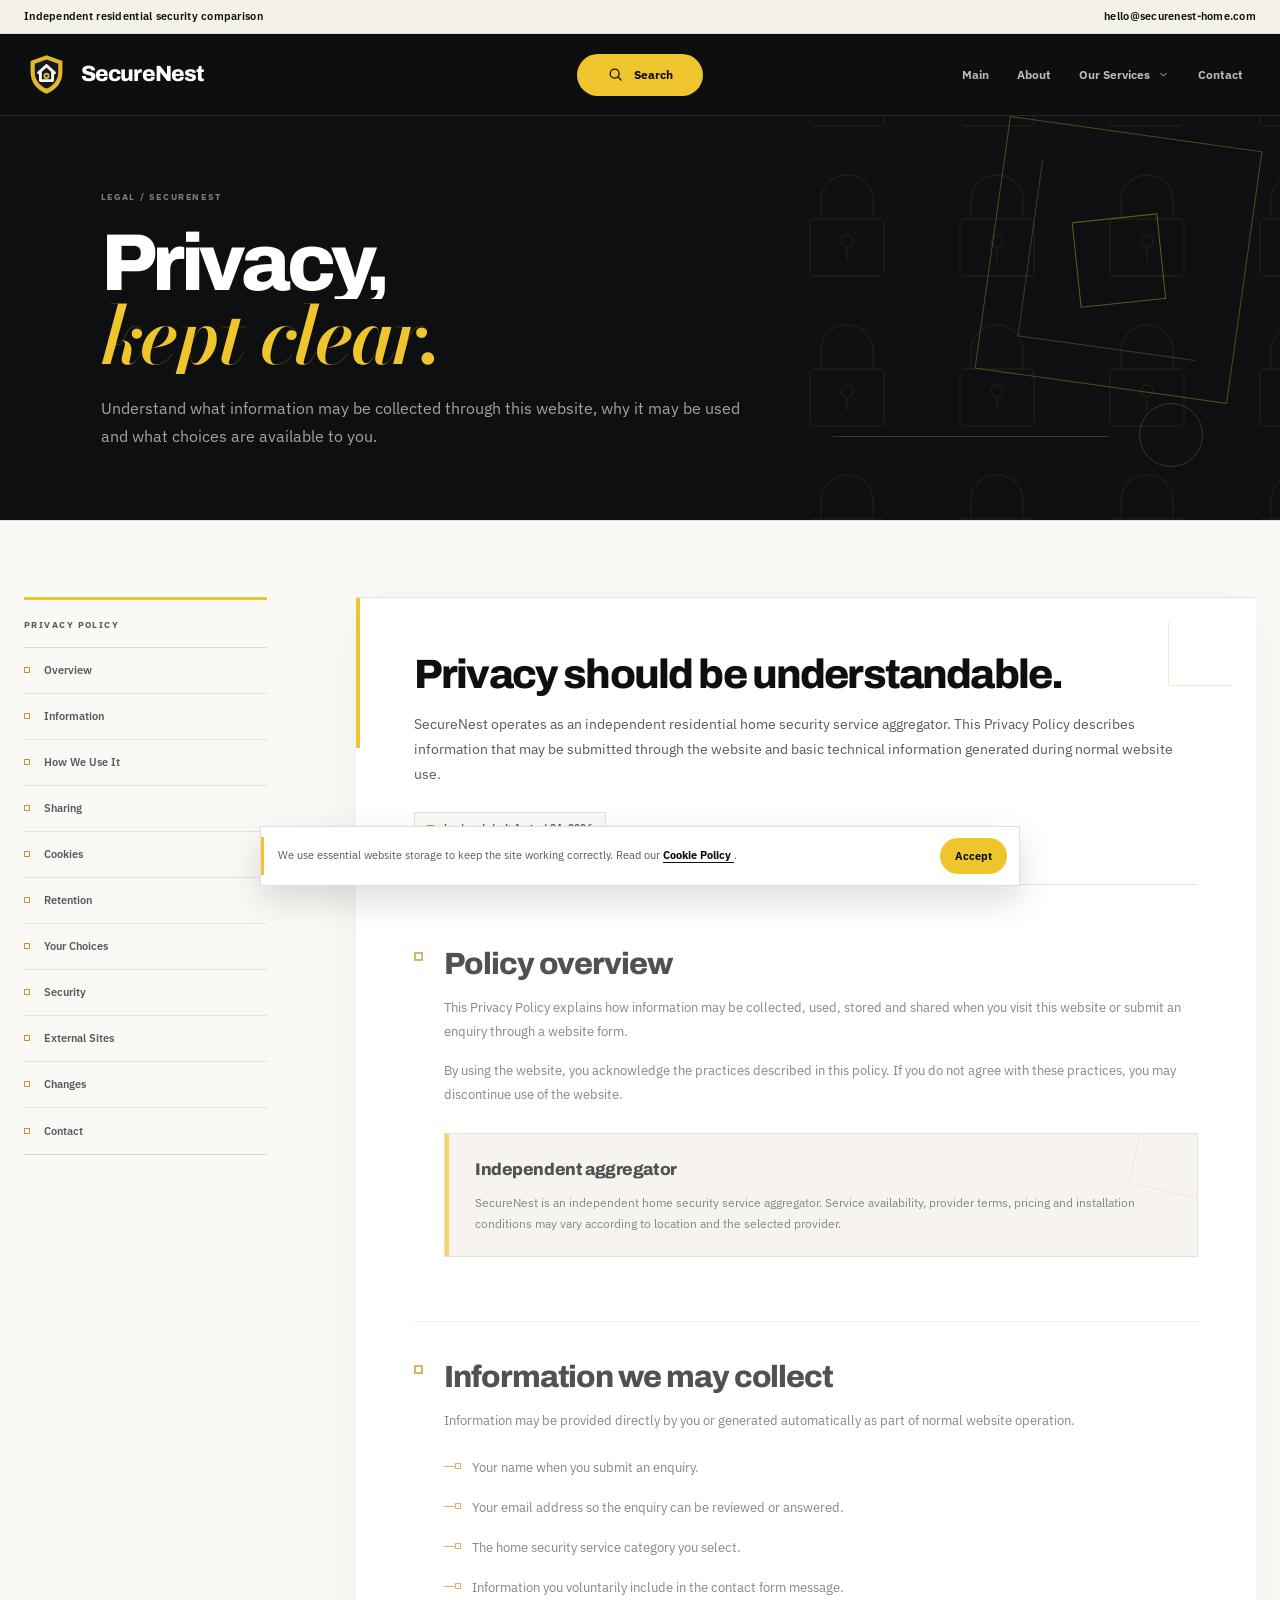
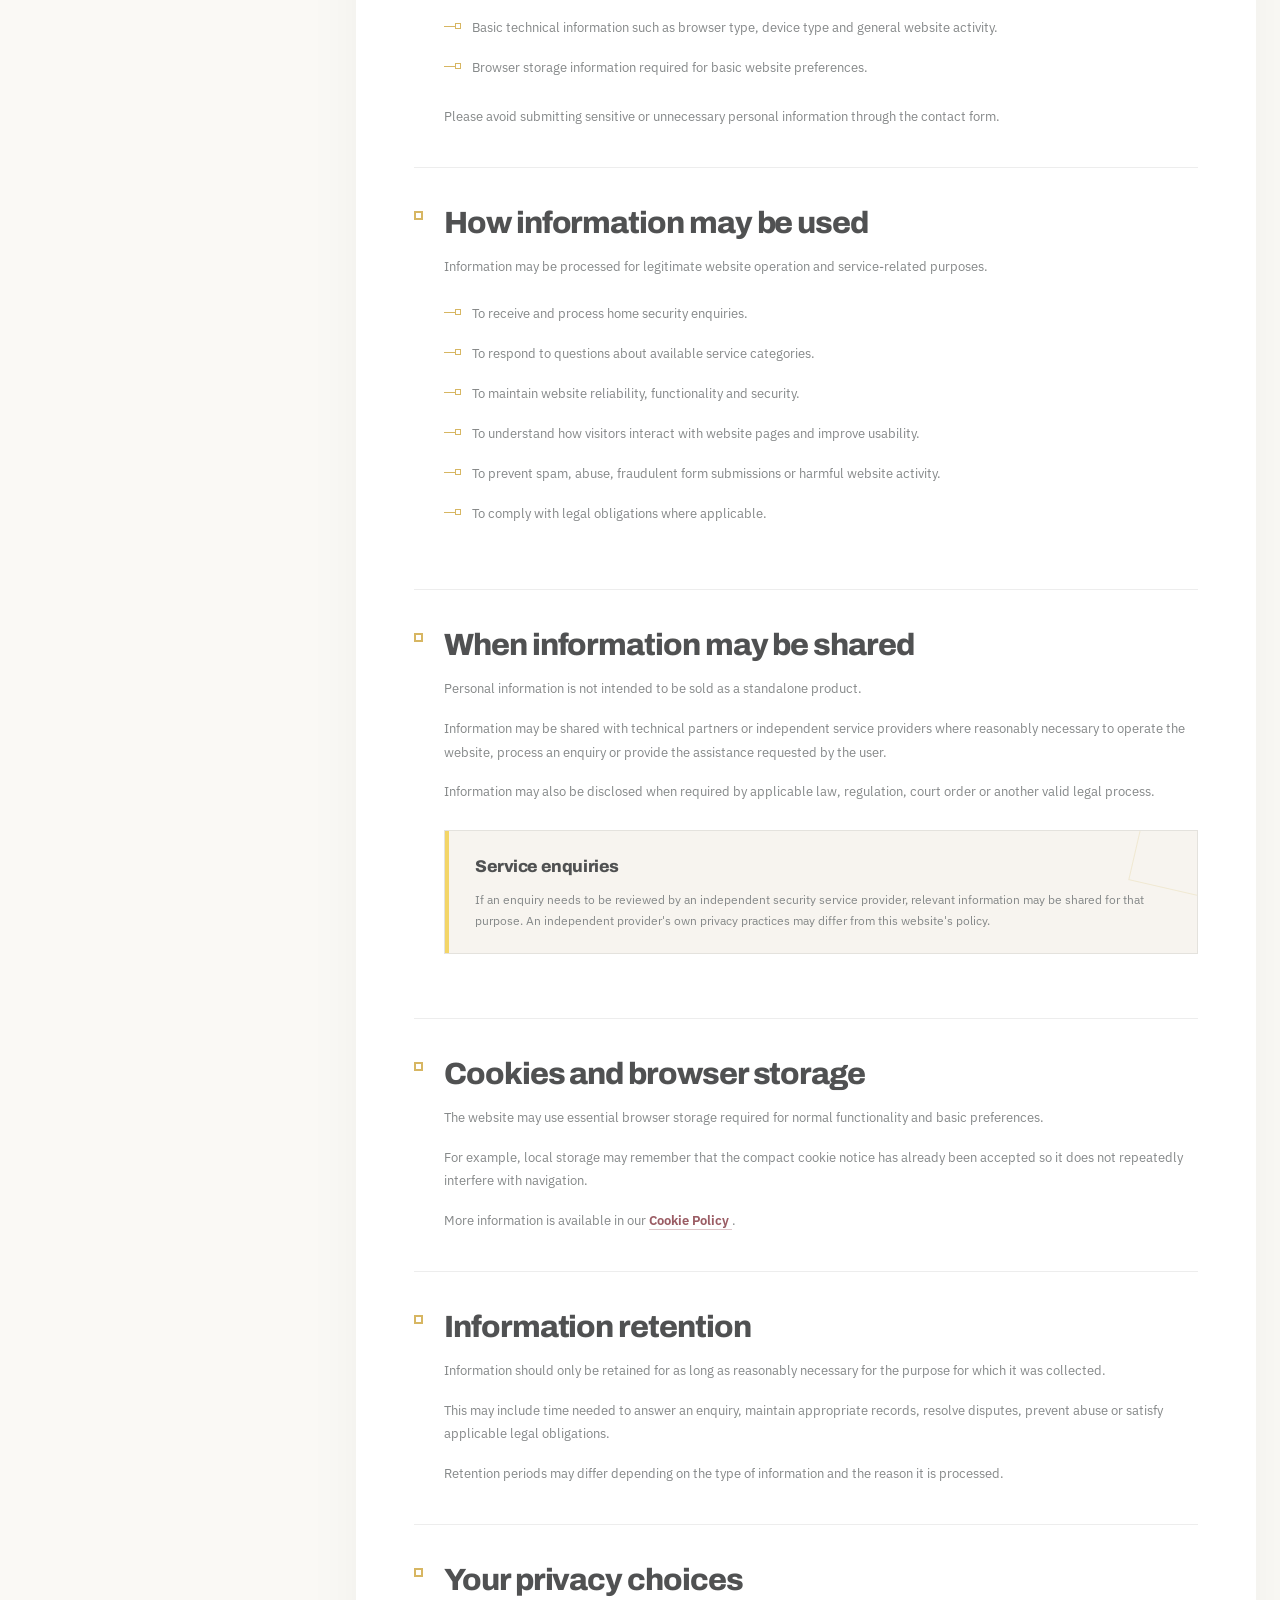
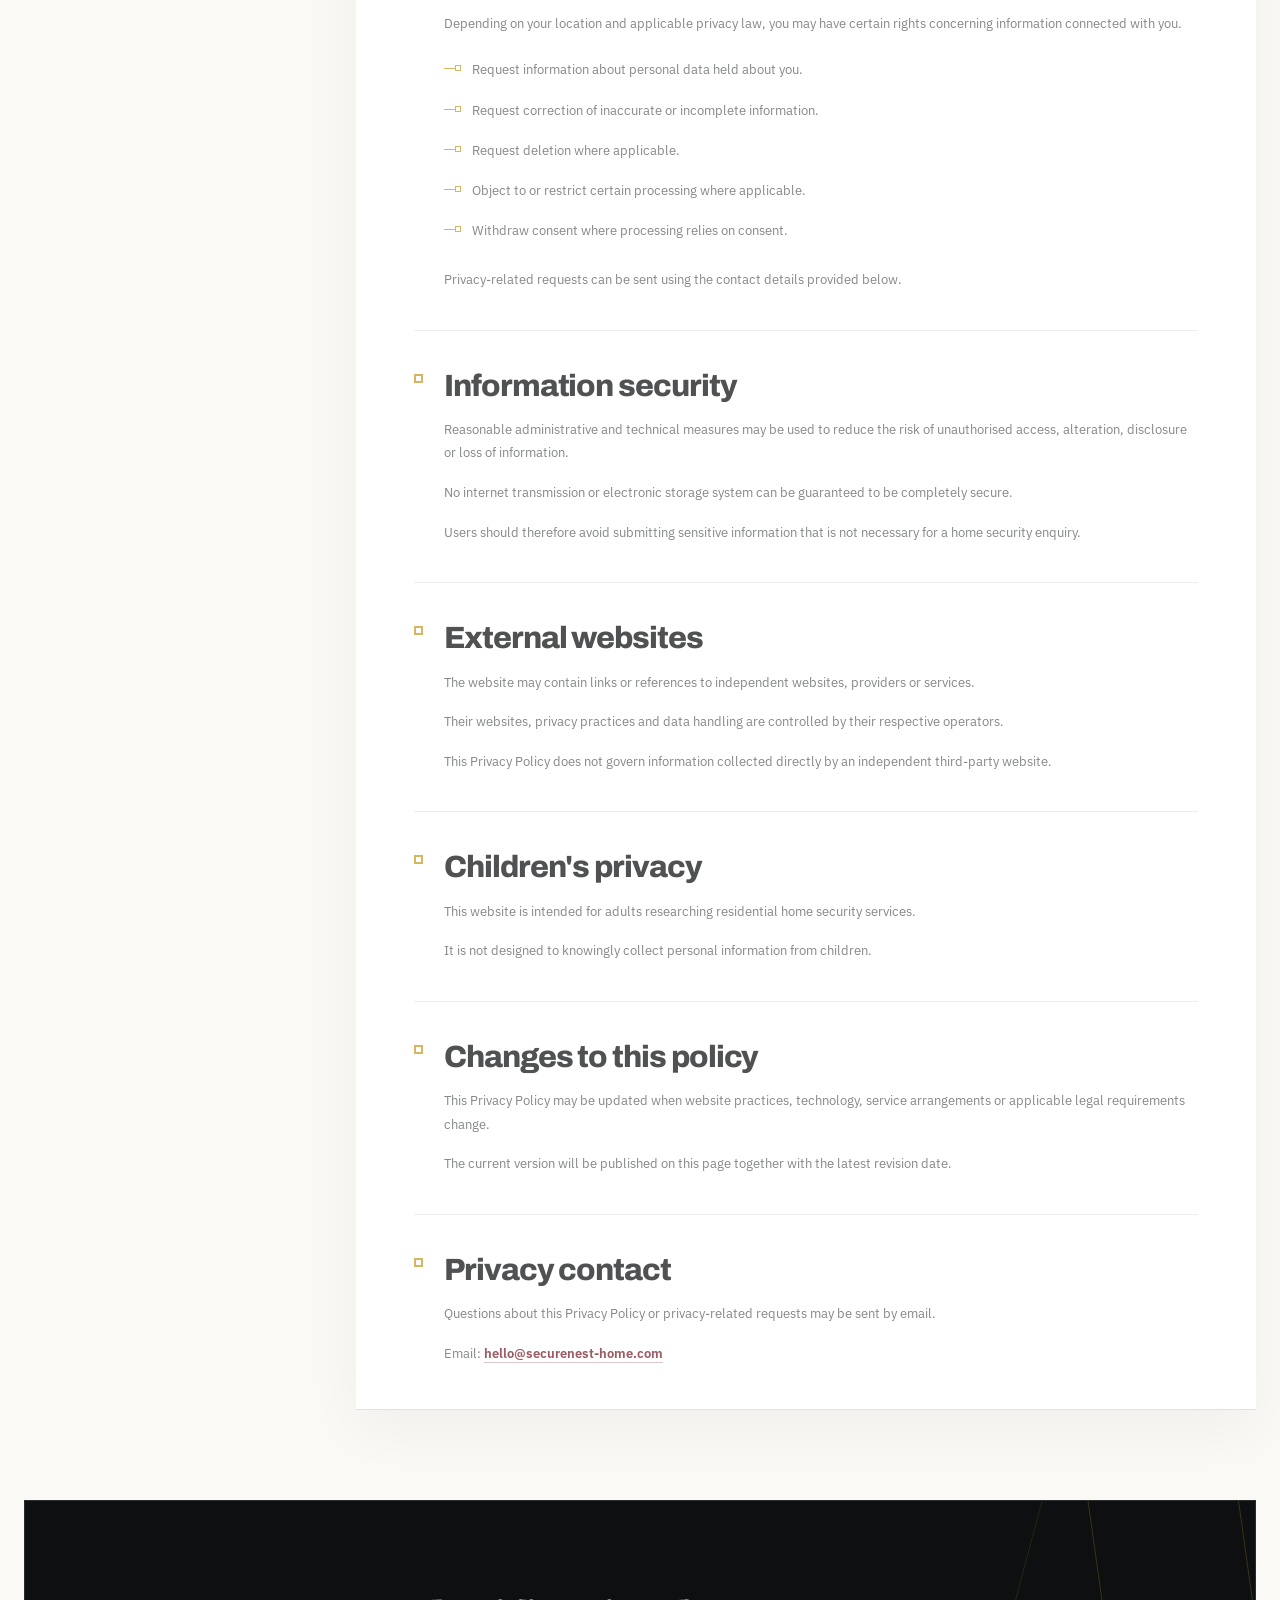
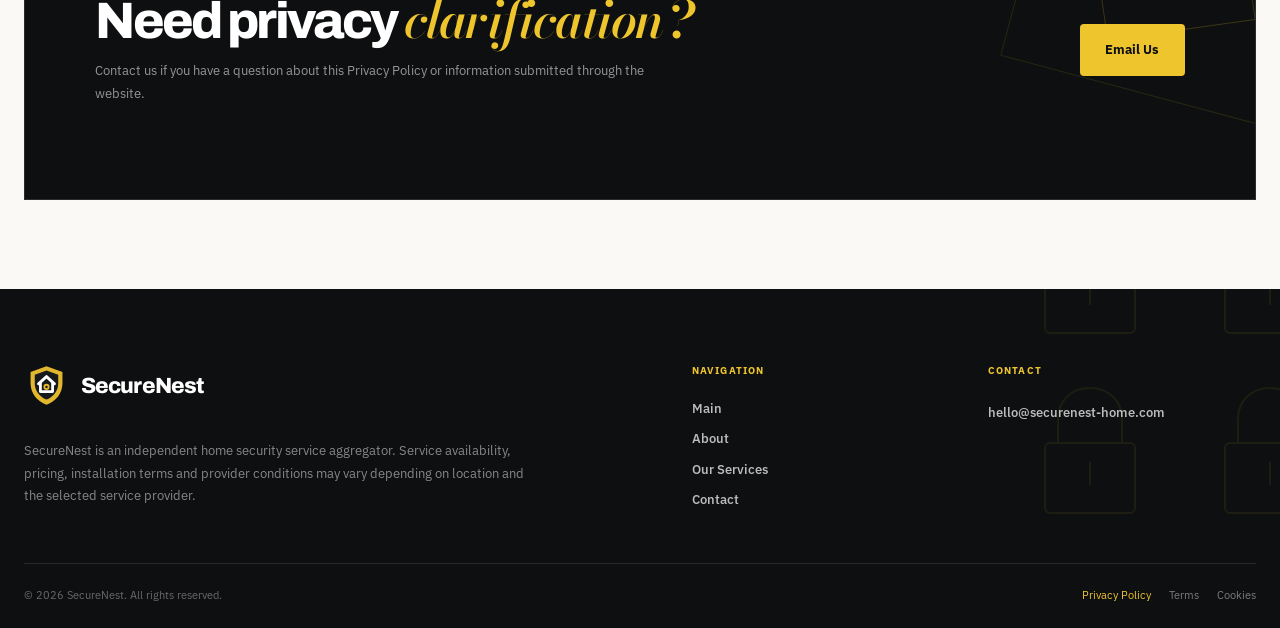
<file: home-security-site/privacy-policy.html>
<!DOCTYPE html>
<html lang="en">
<head>
    <meta charset="UTF-8">

    <meta
        name="viewport"
        content="width=device-width, initial-scale=1.0"
    >

    <meta
        name="description"
        content="Privacy Policy for the SecureNest residential home security service aggregator."
    >

    <meta
        name="theme-color"
        content="#0d0f10"
    >

    <title>Privacy Policy | SecureNest</title>

    <link
        rel="icon"
        href="assets/icons/favicon.svg"
        type="image/svg+xml"
    >

    <link
        rel="preconnect"
        href="https://fonts.googleapis.com"
    >

    <link
        rel="preconnect"
        href="https://fonts.gstatic.com"
        crossorigin
    >

    <link
        href="https://fonts.googleapis.com/css2?family=Archivo:wght@500;600;700;800;900&family=Bodoni+Moda:ital,opsz,wght@0,6..96,600;1,6..96,600;1,6..96,700&family=IBM+Plex+Sans:wght@400;500;600;700&display=swap"
        rel="stylesheet"
    >

    <link
        rel="stylesheet"
        href="assets/vendor/aos.css"
    >

    <link
        rel="stylesheet"
        href="assets/css/global.css"
    >

    <link
        rel="stylesheet"
        href="assets/css/legal.css"
    >
</head>


<body
    class="legal-page"
    data-page="privacy"
>

    <a
        class="skip-link"
        href="#main-content"
    >
        Skip to content
    </a>


    <!-- =====================================================
         HEADER
         ===================================================== -->

    <header class="site-header">

        <div class="header-info">

            <div class="container header-info__inner">

                <div class="header-info__message">
                    Independent residential security comparison
                </div>

                <a
                    class="header-info__email"
                    href="#"
                    data-config-email-link
                >
                    hello@securenest-home.com
                </a>

            </div>

        </div>


        <div class="header-main">

            <div class="container header-main__inner">


                <!-- BRAND -->

                <a
                    class="brand"
                    href="index.html"
                    aria-label=""
                    data-config-brand-home-label
                >

                    <img
                        class="brand__logo"
                        src="assets/icons/logo.svg"
                        alt=""
                        width="45"
                        height="45"
                        data-config-logo
                    >

                    <span
                        class="brand__name"
                        data-config-brand
                    >
                        
                    </span>

                </a>


                <!-- SEARCH -->

                <div class="header-search">

                    <button
                        class="header-search__button"
                        type="button"
                        aria-label="Search website"
                        data-search-open
                    >

                        <svg
                            class="header-search__icon"
                            viewBox="0 0 24 24"
                            fill="none"
                            aria-hidden="true"
                        >
                            <circle
                                cx="10.8"
                                cy="10.8"
                                r="6.3"
                                stroke="currentColor"
                                stroke-width="1.8"
                            />

                            <path
                                d="M15.5 15.5L20 20"
                                stroke="currentColor"
                                stroke-width="1.8"
                                stroke-linecap="round"
                            />
                        </svg>

                        <span class="header-search__text">
                            Search
                        </span>

                    </button>

                </div>


                <!-- NAVIGATION -->

                <nav
                    class="main-nav"
                    aria-label="Main navigation"
                >

                    <ul class="main-nav__list">

                        <li class="main-nav__item">

                            <a
                                class="main-nav__link"
                                href="index.html"
                                data-nav-page="home"
                            >
                                <span data-nav-main>
                                    Main
                                </span>
                            </a>

                        </li>


                        <li class="main-nav__item">

                            <a
                                class="main-nav__link"
                                href="index.html#about"
                            >
                                <span data-nav-about>
                                    About
                                </span>
                            </a>

                        </li>


                        <li class="main-nav__item">

                            <button
                                class="main-nav__trigger"
                                type="button"
                                aria-haspopup="true"
                            >

                                <span data-nav-services>
                                    Our Services
                                </span>

                                <svg
                                    class="main-nav__chevron"
                                    viewBox="0 0 24 24"
                                    fill="none"
                                    aria-hidden="true"
                                >
                                    <path
                                        d="M7 10L12 15L17 10"
                                        stroke="currentColor"
                                        stroke-width="1.8"
                                        stroke-linecap="round"
                                        stroke-linejoin="round"
                                    />
                                </svg>

                            </button>


                            <div class="nav-dropdown">

                                <a
                                    class="nav-dropdown__link"
                                    href="security-camera-systems.html"
                                >

                                    <span>
                                        Security Camera Systems
                                    </span>

                                    <span class="nav-dropdown__icon">

                                        <svg
                                            viewBox="0 0 24 24"
                                            fill="none"
                                            aria-hidden="true"
                                        >
                                            <rect
                                                x="3"
                                                y="7"
                                                width="14"
                                                height="10"
                                                rx="3"
                                                stroke="currentColor"
                                                stroke-width="1.6"
                                            />

                                            <circle
                                                cx="10"
                                                cy="12"
                                                r="2.4"
                                                stroke="currentColor"
                                                stroke-width="1.6"
                                            />

                                            <path
                                                d="M17 10L21 8V16L17 14"
                                                stroke="currentColor"
                                                stroke-width="1.6"
                                                stroke-linejoin="round"
                                            />
                                        </svg>

                                    </span>

                                </a>


                                <a
                                    class="nav-dropdown__link"
                                    href="alarm-access-control.html"
                                >

                                    <span>
                                        Alarm &amp; Access Control
                                    </span>

                                    <span class="nav-dropdown__icon">

                                        <svg
                                            viewBox="0 0 24 24"
                                            fill="none"
                                            aria-hidden="true"
                                        >
                                            <path
                                                d="M6 10V8C6 4.7 8.7 2 12 2C15.3 2 18 4.7 18 8V10"
                                                stroke="currentColor"
                                                stroke-width="1.6"
                                            />

                                            <rect
                                                x="4"
                                                y="10"
                                                width="16"
                                                height="11"
                                                rx="3"
                                                stroke="currentColor"
                                                stroke-width="1.6"
                                            />

                                            <circle
                                                cx="12"
                                                cy="15"
                                                r="1.5"
                                                stroke="currentColor"
                                                stroke-width="1.6"
                                            />
                                        </svg>

                                    </span>

                                </a>

                            </div>

                        </li>


                        <li class="main-nav__item">

                            <a
                                class="main-nav__link"
                                href="index.html#contact"
                            >
                                <span data-nav-contact>
                                    Contact
                                </span>
                            </a>

                        </li>

                    </ul>

                </nav>


                <!-- BURGER -->

                <button
                    class="menu-toggle"
                    type="button"
                    aria-label="Open menu"
                    aria-expanded="false"
                    aria-controls="mobile-menu"
                >

                    <span class="menu-toggle__inner">
                        <span class="menu-toggle__line"></span>
                        <span class="menu-toggle__line"></span>
                    </span>

                </button>

            </div>

        </div>

    </header>


    <!-- =====================================================
         MOBILE MENU
         ===================================================== -->

    <div
        class="mobile-menu"
        id="mobile-menu"
    >

        <div class="mobile-menu__inner">

            <nav
                class="mobile-menu__nav"
                aria-label="Mobile navigation"
            >

                <a
                    class="mobile-menu__link"
                    href="index.html"
                >
                    <span data-nav-main>
                        Main
                    </span>
                </a>

                <a
                    class="mobile-menu__link"
                    href="index.html#about"
                >
                    <span data-nav-about>
                        About
                    </span>
                </a>

                <a
                    class="mobile-menu__link"
                    href="index.html#services"
                >
                    <span data-nav-services>
                        Our Services
                    </span>
                </a>


                <div class="mobile-menu__services">

                    <a
                        class="mobile-menu__service"
                        href="security-camera-systems.html"
                    >
                        Security Camera Systems
                    </a>

                    <a
                        class="mobile-menu__service"
                        href="alarm-access-control.html"
                    >
                        Alarm &amp; Access Control
                    </a>

                </div>


                <a
                    class="mobile-menu__link"
                    href="index.html#contact"
                >
                    <span data-nav-contact>
                        Contact
                    </span>
                </a>

            </nav>

        </div>

    </div>


    <!-- =====================================================
         SEARCH OVERLAY
         ===================================================== -->

    <div
        class="search-panel"
        role="dialog"
        aria-modal="true"
        aria-labelledby="site-search-title"
        aria-hidden="true"
        data-search-panel
    >

        <div class="search-panel__inner">

            <button
                class="search-panel__close"
                type="button"
                aria-label="Close search"
                data-search-close
            >

                <svg
                    viewBox="0 0 24 24"
                    fill="none"
                    aria-hidden="true"
                >
                    <path
                        d="M6 6L18 18M18 6L6 18"
                        stroke="currentColor"
                        stroke-width="1.7"
                        stroke-linecap="round"
                    />
                </svg>

            </button>


            <div
                class="search-panel__title"
                id="site-search-title"
            >
                Find your
                <span class="accent-serif accent-yellow">
                    protection.
                </span>
            </div>


            <form
                class="search-panel__field"
                data-search-form
            >

                <input
                    class="search-panel__input"
                    type="search"
                    aria-label="Search website"
                    placeholder="Search cameras, alarms, access..."
                    autocomplete="off"
                    data-search-input
                >

                <button
                    class="search-panel__submit"
                    type="submit"
                >
                    Search
                </button>

            </form>


            <div
                class="search-results"
                data-search-results
                aria-live="polite"
            ></div>

        </div>

    </div>


    <main
        class="site"
        id="main-content"
    >


        <!-- =================================================
             HERO
             ================================================= -->

        <section class="legal-hero">

            <div
                class="legal-hero__pattern"
                aria-hidden="true"
            ></div>

            <div
                class="legal-hero__grid-line"
                aria-hidden="true"
            ></div>


            <div class="container">

                <div class="legal-hero__content">

                    <h1 class="legal-hero__title">

                        <span class="legal-hero__title-line">
                            <span class="legal-hero__title-inner">
                                Privacy,
                            </span>
                        </span>

                        <span class="legal-hero__title-line">
                            <span class="legal-hero__title-inner legal-hero__title-accent">
                                kept clear.
                            </span>
                        </span>

                    </h1>


                    <p class="legal-hero__description">
                        Understand what information may be collected
                        through this website, why it may be used and
                        what choices are available to you.
                    </p>

                </div>

            </div>

        </section>


        <!-- =================================================
             LEGAL CONTENT
             ================================================= -->

        <section class="legal-content">

            <div class="container legal-content__layout">


                <!-- =========================================
                     STICKY NAVIGATION
                     ========================================= -->

                <aside
                    class="legal-nav"
                    aria-label="Privacy Policy sections"
                >

                    <div class="legal-nav__title">
                        Privacy Policy
                    </div>


                    <nav class="legal-nav__list">

                        <a
                            class="legal-nav__link"
                            href="#overview"
                        >
                            Overview
                        </a>

                        <a
                            class="legal-nav__link"
                            href="#information"
                        >
                            Information
                        </a>

                        <a
                            class="legal-nav__link"
                            href="#use"
                        >
                            How We Use It
                        </a>

                        <a
                            class="legal-nav__link"
                            href="#sharing"
                        >
                            Sharing
                        </a>

                        <a
                            class="legal-nav__link"
                            href="#cookies"
                        >
                            Cookies
                        </a>

                        <a
                            class="legal-nav__link"
                            href="#retention"
                        >
                            Retention
                        </a>

                        <a
                            class="legal-nav__link"
                            href="#rights"
                        >
                            Your Choices
                        </a>

                        <a
                            class="legal-nav__link"
                            href="#security"
                        >
                            Security
                        </a>

                        <a
                            class="legal-nav__link"
                            href="#external"
                        >
                            External Sites
                        </a>

                        <a
                            class="legal-nav__link"
                            href="#changes"
                        >
                            Changes
                        </a>

                        <a
                            class="legal-nav__link"
                            href="#contact-policy"
                        >
                            Contact
                        </a>

                    </nav>

                </aside>


                <!-- =========================================
                     ARTICLE
                     ========================================= -->

                <article class="legal-article">


                    <!-- INTRO -->

                    <div
                        class="legal-article__intro"
                        data-aos="security-text"
                    >

                        <h2 class="legal-article__intro-title">
                            Privacy should be understandable.
                        </h2>


                        <p class="legal-article__intro-text">
                            <span data-config-brand>
                                
                            </span>
                            operates as an independent residential
                            home security service aggregator. This
                            Privacy Policy describes information that
                            may be submitted through the website and
                            basic technical information generated
                            during normal website use.
                        </p>


                        <div class="legal-updated">

                            <span
                                class="legal-updated__dot"
                                aria-hidden="true"
                            ></span>

                            Last updated: August 24, 2026

                        </div>

                    </div>


                    <!-- =====================================
                         OVERVIEW
                         ===================================== -->

                    <section
                        class="legal-section"
                        id="overview"
                    >

                        <h2 class="legal-section__title">
                            Policy overview
                        </h2>

                        <p>
                            This Privacy Policy explains how information
                            may be collected, used, stored and shared
                            when you visit this website or submit an
                            enquiry through a website form.
                        </p>

                        <p>
                            By using the website, you acknowledge the
                            practices described in this policy. If you
                            do not agree with these practices, you may
                            discontinue use of the website.
                        </p>


                        <div class="legal-note">

                            <div class="legal-note__title">
                                Independent aggregator
                            </div>

                            <p>
                                <span data-config-brand>
                                    
                                </span>
                                is an independent home security service
                                aggregator. Service availability,
                                provider terms, pricing and installation
                                conditions may vary according to location
                                and the selected provider.
                            </p>

                        </div>

                    </section>


                    <!-- =====================================
                         INFORMATION
                         ===================================== -->

                    <section
                        class="legal-section"
                        id="information"
                    >

                        <h2 class="legal-section__title">
                            Information we may collect
                        </h2>

                        <p>
                            Information may be provided directly by you
                            or generated automatically as part of normal
                            website operation.
                        </p>


                        <ul class="legal-list">

                            <li>
                                Your name when you submit an enquiry.
                            </li>

                            <li>
                                Your email address so the enquiry can
                                be reviewed or answered.
                            </li>

                            <li>
                                The home security service category you
                                select.
                            </li>

                            <li>
                                Information you voluntarily include in
                                the contact form message.
                            </li>

                            <li>
                                Basic technical information such as
                                browser type, device type and general
                                website activity.
                            </li>

                            <li>
                                Browser storage information required
                                for basic website preferences.
                            </li>

                        </ul>


                        <p>
                            Please avoid submitting sensitive or
                            unnecessary personal information through
                            the contact form.
                        </p>

                    </section>


                    <!-- =====================================
                         USE
                         ===================================== -->

                    <section
                        class="legal-section"
                        id="use"
                    >

                        <h2 class="legal-section__title">
                            How information may be used
                        </h2>

                        <p>
                            Information may be processed for legitimate
                            website operation and service-related
                            purposes.
                        </p>


                        <ul class="legal-list">

                            <li>
                                To receive and process home security
                                enquiries.
                            </li>

                            <li>
                                To respond to questions about available
                                service categories.
                            </li>

                            <li>
                                To maintain website reliability,
                                functionality and security.
                            </li>

                            <li>
                                To understand how visitors interact
                                with website pages and improve usability.
                            </li>

                            <li>
                                To prevent spam, abuse, fraudulent form
                                submissions or harmful website activity.
                            </li>

                            <li>
                                To comply with legal obligations where
                                applicable.
                            </li>

                        </ul>

                    </section>


                    <!-- =====================================
                         SHARING
                         ===================================== -->

                    <section
                        class="legal-section"
                        id="sharing"
                    >

                        <h2 class="legal-section__title">
                            When information may be shared
                        </h2>

                        <p>
                            Personal information is not intended to be
                            sold as a standalone product.
                        </p>

                        <p>
                            Information may be shared with technical
                            partners or independent service providers
                            where reasonably necessary to operate the
                            website, process an enquiry or provide the
                            assistance requested by the user.
                        </p>

                        <p>
                            Information may also be disclosed when
                            required by applicable law, regulation,
                            court order or another valid legal process.
                        </p>


                        <div class="legal-note">

                            <div class="legal-note__title">
                                Service enquiries
                            </div>

                            <p>
                                If an enquiry needs to be reviewed by
                                an independent security service provider,
                                relevant information may be shared for
                                that purpose. An independent provider's
                                own privacy practices may differ from
                                this website's policy.
                            </p>

                        </div>

                    </section>


                    <!-- =====================================
                         COOKIES
                         ===================================== -->

                    <section
                        class="legal-section"
                        id="cookies"
                    >

                        <h2 class="legal-section__title">
                            Cookies and browser storage
                        </h2>

                        <p>
                            The website may use essential browser storage
                            required for normal functionality and basic
                            preferences.
                        </p>

                        <p>
                            For example, local storage may remember that
                            the compact cookie notice has already been
                            accepted so it does not repeatedly interfere
                            with navigation.
                        </p>

                        <p>
                            More information is available in our
                            <a href="cookies.html">
                                Cookie Policy
                            </a>.
                        </p>

                    </section>


                    <!-- =====================================
                         RETENTION
                         ===================================== -->

                    <section
                        class="legal-section"
                        id="retention"
                    >

                        <h2 class="legal-section__title">
                            Information retention
                        </h2>

                        <p>
                            Information should only be retained for as
                            long as reasonably necessary for the purpose
                            for which it was collected.
                        </p>

                        <p>
                            This may include time needed to answer an
                            enquiry, maintain appropriate records,
                            resolve disputes, prevent abuse or satisfy
                            applicable legal obligations.
                        </p>

                        <p>
                            Retention periods may differ depending on
                            the type of information and the reason it
                            is processed.
                        </p>

                    </section>


                    <!-- =====================================
                         RIGHTS
                         ===================================== -->

                    <section
                        class="legal-section"
                        id="rights"
                    >

                        <h2 class="legal-section__title">
                            Your privacy choices
                        </h2>

                        <p>
                            Depending on your location and applicable
                            privacy law, you may have certain rights
                            concerning information connected with you.
                        </p>


                        <ul class="legal-list">

                            <li>
                                Request information about personal data
                                held about you.
                            </li>

                            <li>
                                Request correction of inaccurate or
                                incomplete information.
                            </li>

                            <li>
                                Request deletion where applicable.
                            </li>

                            <li>
                                Object to or restrict certain processing
                                where applicable.
                            </li>

                            <li>
                                Withdraw consent where processing relies
                                on consent.
                            </li>

                        </ul>


                        <p>
                            Privacy-related requests can be sent using
                            the contact details provided below.
                        </p>

                    </section>


                    <!-- =====================================
                         SECURITY
                         ===================================== -->

                    <section
                        class="legal-section"
                        id="security"
                    >

                        <h2 class="legal-section__title">
                            Information security
                        </h2>

                        <p>
                            Reasonable administrative and technical
                            measures may be used to reduce the risk of
                            unauthorised access, alteration, disclosure
                            or loss of information.
                        </p>

                        <p>
                            No internet transmission or electronic
                            storage system can be guaranteed to be
                            completely secure.
                        </p>

                        <p>
                            Users should therefore avoid submitting
                            sensitive information that is not necessary
                            for a home security enquiry.
                        </p>

                    </section>


                    <!-- =====================================
                         EXTERNAL WEBSITES
                         ===================================== -->

                    <section
                        class="legal-section"
                        id="external"
                    >

                        <h2 class="legal-section__title">
                            External websites
                        </h2>

                        <p>
                            The website may contain links or references
                            to independent websites, providers or
                            services.
                        </p>

                        <p>
                            Their websites, privacy practices and data
                            handling are controlled by their respective
                            operators.
                        </p>

                        <p>
                            This Privacy Policy does not govern
                            information collected directly by an
                            independent third-party website.
                        </p>

                    </section>


                    <!-- =====================================
                         CHILDREN
                         ===================================== -->

                    <section class="legal-section">

                        <h2 class="legal-section__title">
                            Children's privacy
                        </h2>

                        <p>
                            This website is intended for adults
                            researching residential home security
                            services.
                        </p>

                        <p>
                            It is not designed to knowingly collect
                            personal information from children.
                        </p>

                    </section>


                    <!-- =====================================
                         CHANGES
                         ===================================== -->

                    <section
                        class="legal-section"
                        id="changes"
                    >

                        <h2 class="legal-section__title">
                            Changes to this policy
                        </h2>

                        <p>
                            This Privacy Policy may be updated when
                            website practices, technology, service
                            arrangements or applicable legal requirements
                            change.
                        </p>

                        <p>
                            The current version will be published on
                            this page together with the latest revision
                            date.
                        </p>

                    </section>


                    <!-- =====================================
                         CONTACT
                         ===================================== -->

                    <section
                        class="legal-section"
                        id="contact-policy"
                    >

                        <h2 class="legal-section__title">
                            Privacy contact
                        </h2>

                        <p>
                            Questions about this Privacy Policy or
                            privacy-related requests may be sent by
                            email.
                        </p>

                        <p>
                            Email:
                            <a
                                href="#"
                                data-config-email-link
                            >
                                <span data-config-email>
                                    hello@securenest-home.com
                                </span>
                            </a>
                        </p>

                    </section>

                </article>

            </div>

        </section>


        <!-- =================================================
             CONTACT STRIP
             ================================================= -->

        <section class="legal-contact">

            <div class="container">

                <div class="legal-contact__shell">

                    <div class="legal-contact__content">

                        <h2 class="legal-contact__title">
                            Need privacy
                            <span class="accent-serif accent-yellow">
                                clarification?
                            </span>
                        </h2>

                        <p class="legal-contact__text">
                            Contact us if you have a question about
                            this Privacy Policy or information submitted
                            through the website.
                        </p>

                    </div>


                    <div class="legal-contact__action">

                        <a
                            class="btn btn--primary"
                            href="#"
                            data-config-email-link
                        >
                            Email Us
                        </a>

                    </div>

                </div>

            </div>

        </section>

    </main>


    <!-- =====================================================
         FOOTER
         ===================================================== -->

    <footer class="site-footer">

        <div class="container">

            <div class="footer-main">

                <div class="footer-brand">

                    <a
                        class="brand"
                        href="index.html"
                    >

                        <img
                            class="brand__logo"
                            src="assets/icons/logo.svg"
                            alt=""
                            width="45"
                            height="45"
                            data-config-logo
                        >

                        <span
                            class="brand__name"
                            data-config-brand
                        >
                            
                        </span>

                    </a>


                    <p
                        class="footer-brand__text"
                        data-config-disclaimer
                    >
                    </p>

                </div>


                <div>

                    <div class="footer-title">
                        Navigation
                    </div>

                    <nav
                        class="footer-nav"
                        aria-label="Footer navigation"
                    >
                        <a href="index.html">
                            <span data-nav-main>
                                Main
                            </span>
                        </a>

                        <a href="index.html#about">
                            <span data-nav-about>
                                About
                            </span>
                        </a>

                        <a href="index.html#services">
                            <span data-nav-services>
                                Our Services
                            </span>
                        </a>

                        <a href="index.html#contact">
                            <span data-nav-contact>
                                Contact
                            </span>
                        </a>
                    </nav>

                </div>


                <div class="footer-contact">

                    <div class="footer-title">
                        Contact
                    </div>

                    <a
                        href="#"
                        data-config-email-link
                    >
                        <span data-config-email>
                            hello@securenest-home.com
                        </span>
                    </a>

                </div>

            </div>


            <div class="footer-bottom">

                <p class="footer-bottom__copy">
                    ©
                    <span data-current-year></span>
                    <span data-config-brand>
                        
                    </span>.
                    All rights reserved.
                </p>


                <nav
                    class="footer-legal"
                    aria-label="Legal navigation"
                >
                    <a href="privacy-policy.html">
                        Privacy Policy
                    </a>

                    <a href="terms.html">
                        Terms
                    </a>

                    <a href="cookies.html">
                        Cookies
                    </a>
                </nav>

            </div>

        </div>

    </footer>


    <!-- =====================================================
         COOKIE NOTICE
         ===================================================== -->

    <div
        class="cookie-card"
        role="dialog"
        aria-label="Cookie notice"
    >

        <p class="cookie-card__text">
            We use essential website storage to keep the site working
            correctly. Read our
            <a href="cookies.html">
                Cookie Policy
            </a>.
        </p>


        <div class="cookie-card__actions">

            <button
                class="cookie-card__button"
                type="button"
                data-cookie-accept
            >
                Accept
            </button>

        </div>

    </div>


    <!-- =====================================================
         SCRIPTS
         ===================================================== -->

    <script src="config/config.js"></script>

    <script src="assets/vendor/aos.js"></script>

    <script src="assets/js/global.js"></script>

</body>
</html>
</file>
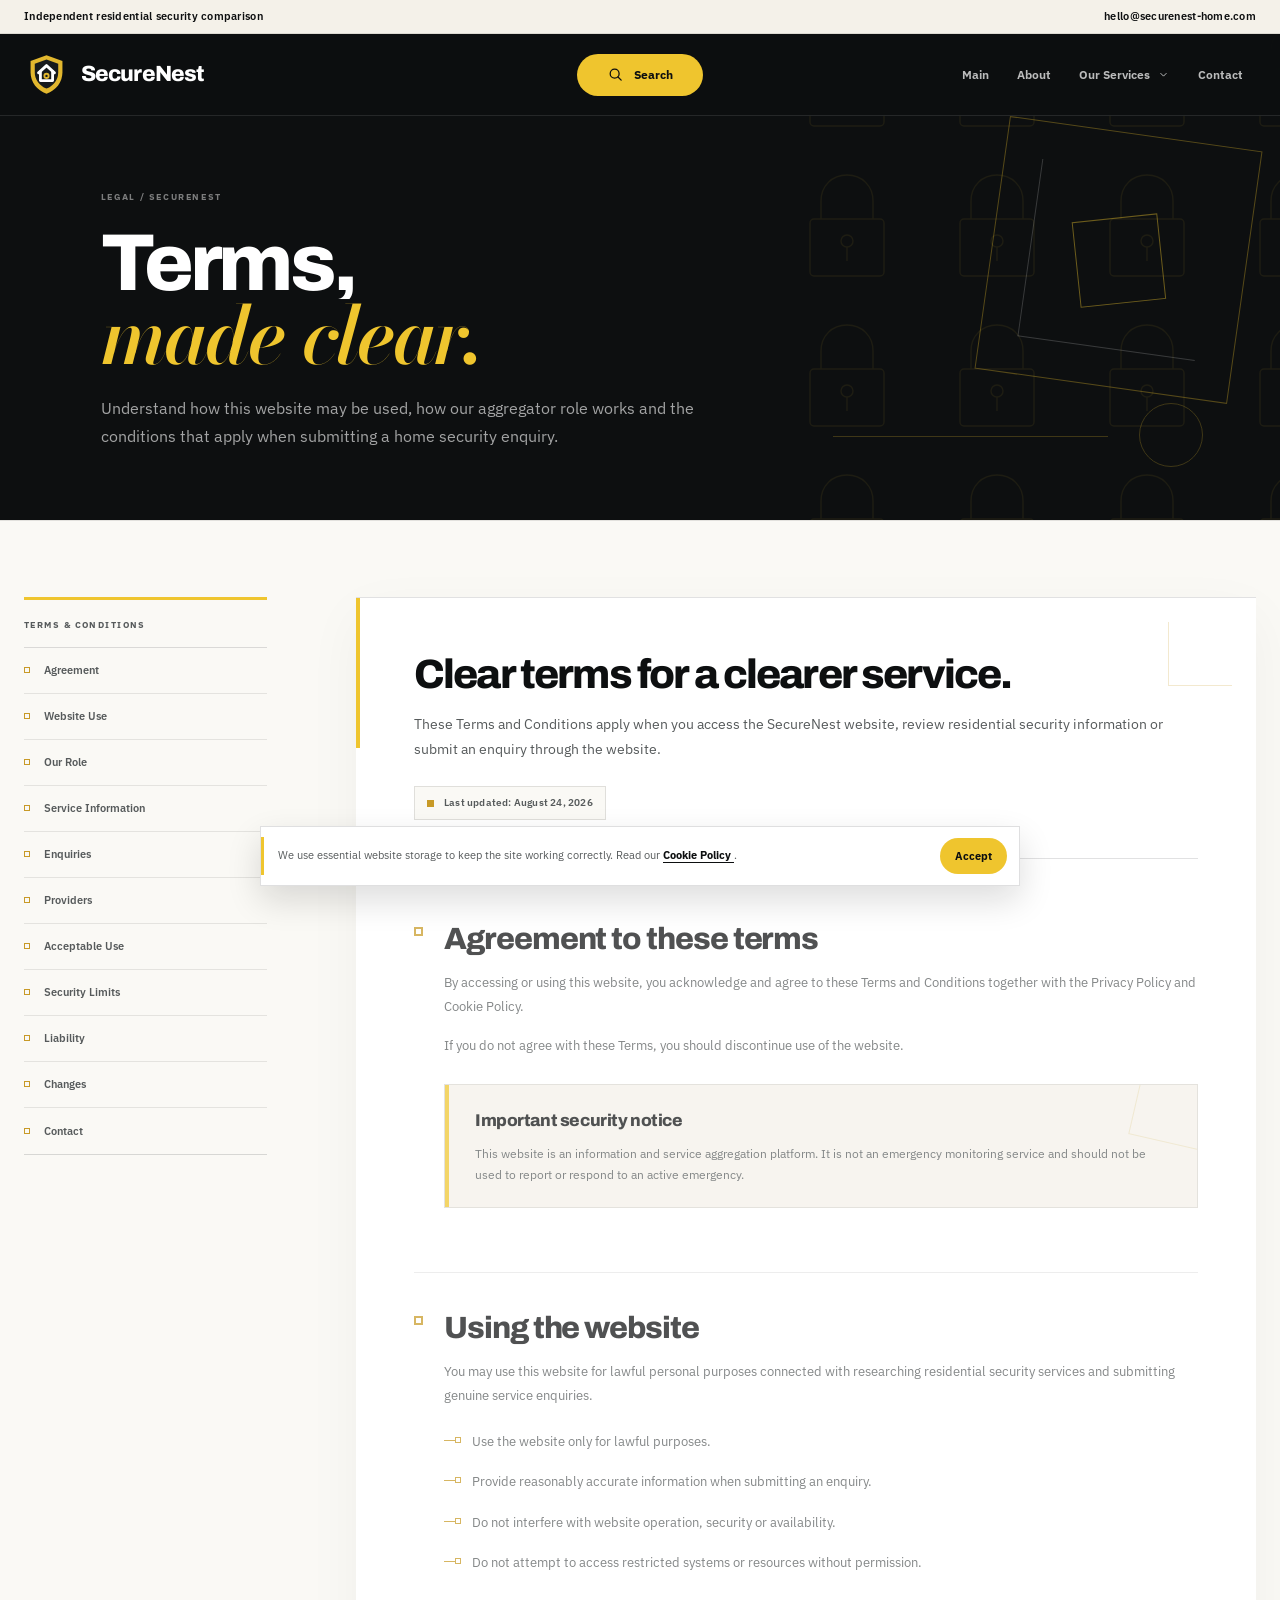
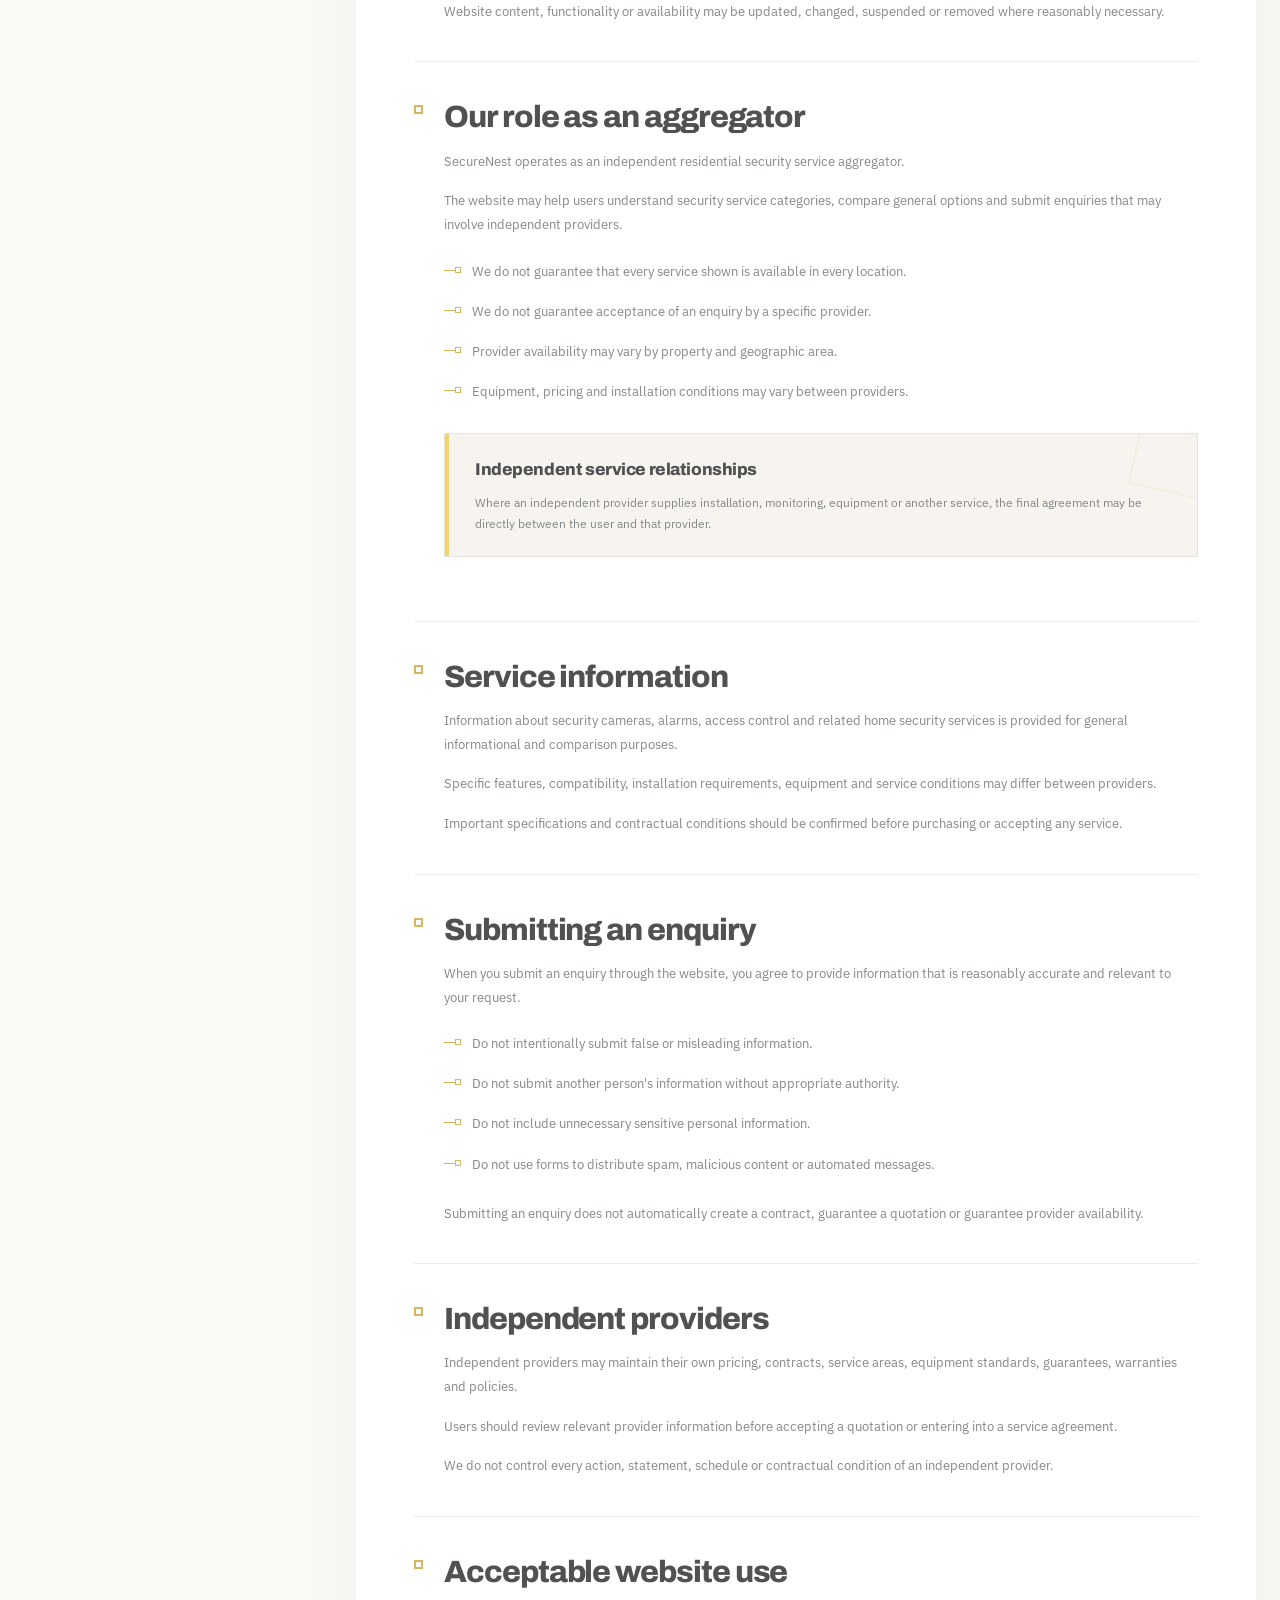
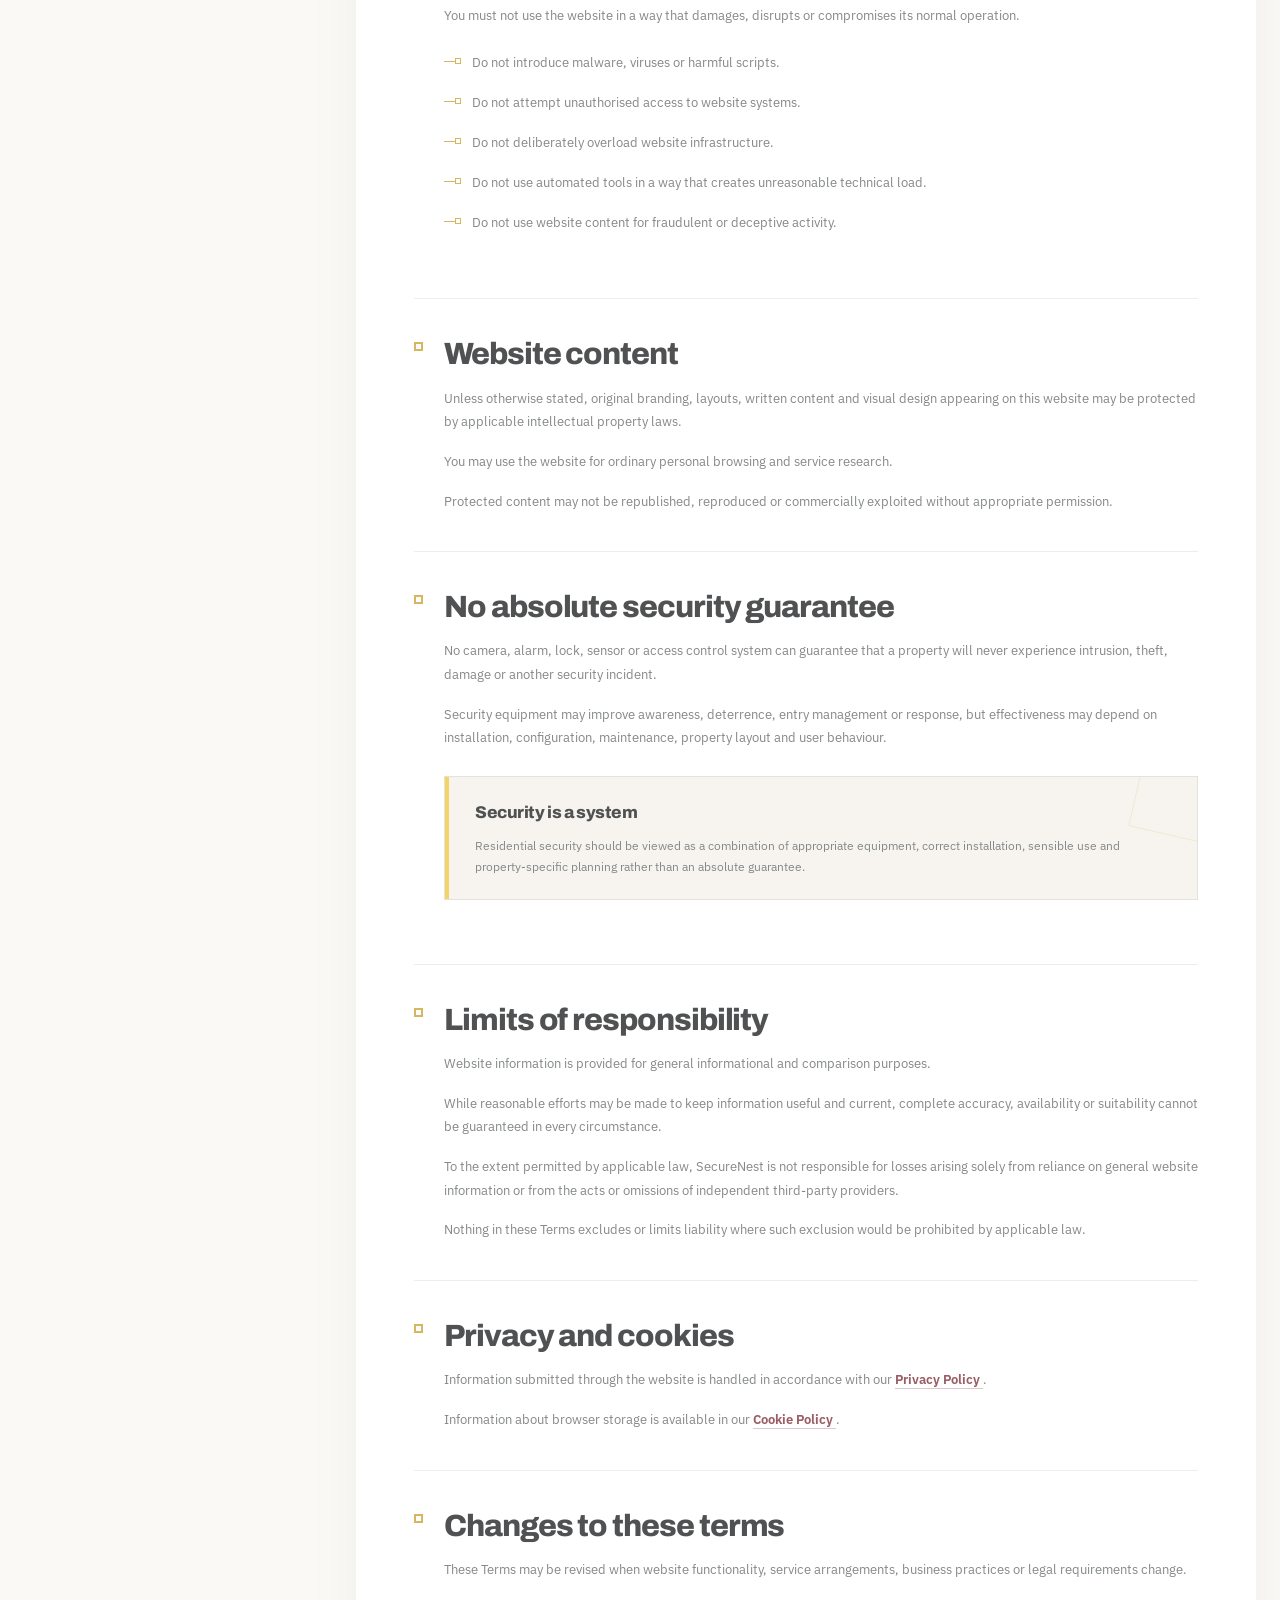
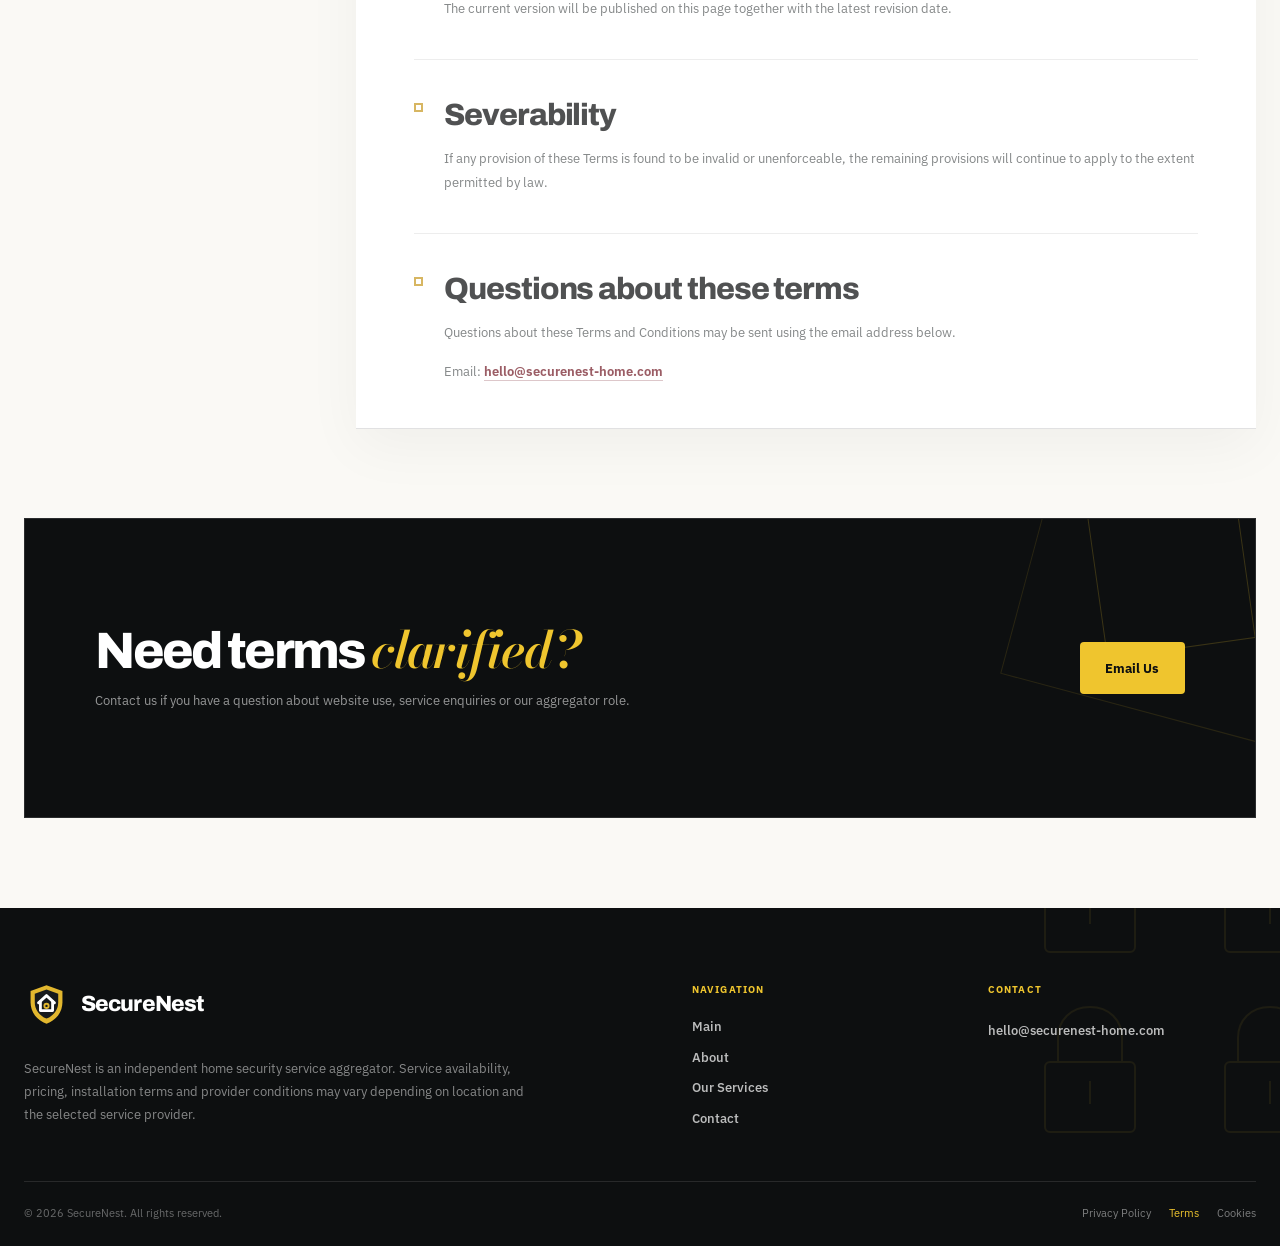
<file: home-security-site/terms.html>
<!DOCTYPE html>
<html lang="en">
<head>
    <meta charset="UTF-8">

    <meta
        name="viewport"
        content="width=device-width, initial-scale=1.0"
    >

    <meta
        name="description"
        content="Terms and Conditions for the SecureNest residential home security service aggregator."
    >

    <meta
        name="theme-color"
        content="#0d0f10"
    >

    <title>Terms & Conditions | SecureNest</title>

    <link
        rel="icon"
        href="assets/icons/favicon.svg"
        type="image/svg+xml"
    >

    <link
        rel="preconnect"
        href="https://fonts.googleapis.com"
    >

    <link
        rel="preconnect"
        href="https://fonts.gstatic.com"
        crossorigin
    >

    <link
        href="https://fonts.googleapis.com/css2?family=Archivo:wght@500;600;700;800;900&family=Bodoni+Moda:ital,opsz,wght@0,6..96,600;1,6..96,600;1,6..96,700&family=IBM+Plex+Sans:wght@400;500;600;700&display=swap"
        rel="stylesheet"
    >

    <link
        rel="stylesheet"
        href="assets/vendor/aos.css"
    >

    <link
        rel="stylesheet"
        href="assets/css/global.css"
    >

    <link
        rel="stylesheet"
        href="assets/css/legal.css"
    >
</head>


<body
    class="legal-page"
    data-page="terms"
>

    <a
        class="skip-link"
        href="#main-content"
    >
        Skip to content
    </a>


    <!-- =====================================================
         HEADER
         ===================================================== -->

    <header class="site-header">

        <div class="header-info">

            <div class="container header-info__inner">

                <div class="header-info__message">
                    Independent residential security comparison
                </div>

                <a
                    class="header-info__email"
                    href="#"
                    data-config-email-link
                >
                    hello@securenest-home.com
                </a>

            </div>

        </div>


        <div class="header-main">

            <div class="container header-main__inner">

                <a
                    class="brand"
                    href="index.html"
                    aria-label=""
                    data-config-brand-home-label
                >

                    <img
                        class="brand__logo"
                        src="assets/icons/logo.svg"
                        alt=""
                        width="45"
                        height="45"
                        data-config-logo
                    >

                    <span
                        class="brand__name"
                        data-config-brand
                    >
                        
                    </span>

                </a>


                <div class="header-search">

                    <button
                        class="header-search__button"
                        type="button"
                        aria-label="Search website"
                        data-search-open
                    >

                        <svg
                            class="header-search__icon"
                            viewBox="0 0 24 24"
                            fill="none"
                            aria-hidden="true"
                        >
                            <circle
                                cx="10.8"
                                cy="10.8"
                                r="6.3"
                                stroke="currentColor"
                                stroke-width="1.8"
                            />

                            <path
                                d="M15.5 15.5L20 20"
                                stroke="currentColor"
                                stroke-width="1.8"
                                stroke-linecap="round"
                            />
                        </svg>

                        <span class="header-search__text">
                            Search
                        </span>

                    </button>

                </div>


                <nav
                    class="main-nav"
                    aria-label="Main navigation"
                >

                    <ul class="main-nav__list">

                        <li class="main-nav__item">

                            <a
                                class="main-nav__link"
                                href="index.html"
                                data-nav-page="home"
                            >
                                <span data-nav-main>
                                    Main
                                </span>
                            </a>

                        </li>


                        <li class="main-nav__item">

                            <a
                                class="main-nav__link"
                                href="index.html#about"
                            >
                                <span data-nav-about>
                                    About
                                </span>
                            </a>

                        </li>


                        <li class="main-nav__item">

                            <button
                                class="main-nav__trigger"
                                type="button"
                                aria-haspopup="true"
                            >

                                <span data-nav-services>
                                    Our Services
                                </span>

                                <svg
                                    class="main-nav__chevron"
                                    viewBox="0 0 24 24"
                                    fill="none"
                                    aria-hidden="true"
                                >
                                    <path
                                        d="M7 10L12 15L17 10"
                                        stroke="currentColor"
                                        stroke-width="1.8"
                                        stroke-linecap="round"
                                        stroke-linejoin="round"
                                    />
                                </svg>

                            </button>


                            <div class="nav-dropdown">

                                <a
                                    class="nav-dropdown__link"
                                    href="security-camera-systems.html"
                                >
                                    <span>
                                        Security Camera Systems
                                    </span>

                                    <span class="nav-dropdown__icon">

                                        <svg
                                            viewBox="0 0 24 24"
                                            fill="none"
                                            aria-hidden="true"
                                        >
                                            <rect
                                                x="3"
                                                y="7"
                                                width="14"
                                                height="10"
                                                rx="3"
                                                stroke="currentColor"
                                                stroke-width="1.6"
                                            />

                                            <circle
                                                cx="10"
                                                cy="12"
                                                r="2.4"
                                                stroke="currentColor"
                                                stroke-width="1.6"
                                            />

                                            <path
                                                d="M17 10L21 8V16L17 14"
                                                stroke="currentColor"
                                                stroke-width="1.6"
                                                stroke-linejoin="round"
                                            />
                                        </svg>

                                    </span>
                                </a>


                                <a
                                    class="nav-dropdown__link"
                                    href="alarm-access-control.html"
                                >
                                    <span>
                                        Alarm &amp; Access Control
                                    </span>

                                    <span class="nav-dropdown__icon">

                                        <svg
                                            viewBox="0 0 24 24"
                                            fill="none"
                                            aria-hidden="true"
                                        >
                                            <path
                                                d="M6 10V8C6 4.7 8.7 2 12 2C15.3 2 18 4.7 18 8V10"
                                                stroke="currentColor"
                                                stroke-width="1.6"
                                            />

                                            <rect
                                                x="4"
                                                y="10"
                                                width="16"
                                                height="11"
                                                rx="3"
                                                stroke="currentColor"
                                                stroke-width="1.6"
                                            />

                                            <circle
                                                cx="12"
                                                cy="15"
                                                r="1.5"
                                                stroke="currentColor"
                                                stroke-width="1.6"
                                            />
                                        </svg>

                                    </span>
                                </a>

                            </div>

                        </li>


                        <li class="main-nav__item">

                            <a
                                class="main-nav__link"
                                href="index.html#contact"
                            >
                                <span data-nav-contact>
                                    Contact
                                </span>
                            </a>

                        </li>

                    </ul>

                </nav>


                <button
                    class="menu-toggle"
                    type="button"
                    aria-label="Open menu"
                    aria-expanded="false"
                    aria-controls="mobile-menu"
                >

                    <span class="menu-toggle__inner">
                        <span class="menu-toggle__line"></span>
                        <span class="menu-toggle__line"></span>
                    </span>

                </button>

            </div>

        </div>

    </header>


    <!-- =====================================================
         MOBILE MENU
         ===================================================== -->

    <div
        class="mobile-menu"
        id="mobile-menu"
    >

        <div class="mobile-menu__inner">

            <nav
                class="mobile-menu__nav"
                aria-label="Mobile navigation"
            >

                <a
                    class="mobile-menu__link"
                    href="index.html"
                >
                    <span data-nav-main>
                        Main
                    </span>
                </a>

                <a
                    class="mobile-menu__link"
                    href="index.html#about"
                >
                    <span data-nav-about>
                        About
                    </span>
                </a>

                <a
                    class="mobile-menu__link"
                    href="index.html#services"
                >
                    <span data-nav-services>
                        Our Services
                    </span>
                </a>


                <div class="mobile-menu__services">

                    <a
                        class="mobile-menu__service"
                        href="security-camera-systems.html"
                    >
                        Security Camera Systems
                    </a>

                    <a
                        class="mobile-menu__service"
                        href="alarm-access-control.html"
                    >
                        Alarm &amp; Access Control
                    </a>

                </div>


                <a
                    class="mobile-menu__link"
                    href="index.html#contact"
                >
                    <span data-nav-contact>
                        Contact
                    </span>
                </a>

            </nav>

        </div>

    </div>


    <!-- =====================================================
         SEARCH
         ===================================================== -->

    <div
        class="search-panel"
        role="dialog"
        aria-modal="true"
        aria-labelledby="site-search-title"
        aria-hidden="true"
        data-search-panel
    >

        <div class="search-panel__inner">

            <button
                class="search-panel__close"
                type="button"
                aria-label="Close search"
                data-search-close
            >
                <svg
                    viewBox="0 0 24 24"
                    fill="none"
                    aria-hidden="true"
                >
                    <path
                        d="M6 6L18 18M18 6L6 18"
                        stroke="currentColor"
                        stroke-width="1.7"
                        stroke-linecap="round"
                    />
                </svg>
            </button>


            <div
                class="search-panel__title"
                id="site-search-title"
            >
                Find your
                <span class="accent-serif accent-yellow">
                    protection.
                </span>
            </div>


            <form
                class="search-panel__field"
                data-search-form
            >

                <input
                    class="search-panel__input"
                    type="search"
                    aria-label="Search website"
                    placeholder="Search cameras, alarms, access..."
                    autocomplete="off"
                    data-search-input
                >

                <button
                    class="search-panel__submit"
                    type="submit"
                >
                    Search
                </button>

            </form>


            <div
                class="search-results"
                data-search-results
                aria-live="polite"
            ></div>

        </div>

    </div>


    <main
        class="site"
        id="main-content"
    >


        <!-- =================================================
             HERO
             ================================================= -->

        <section class="legal-hero">

            <div
                class="legal-hero__pattern"
                aria-hidden="true"
            ></div>

            <div
                class="legal-hero__grid-line"
                aria-hidden="true"
            ></div>


            <div class="container">

                <div class="legal-hero__content">

                    <h1 class="legal-hero__title">

                        <span class="legal-hero__title-line">
                            <span class="legal-hero__title-inner">
                                Terms,
                            </span>
                        </span>

                        <span class="legal-hero__title-line">
                            <span class="legal-hero__title-inner legal-hero__title-accent">
                                made clear.
                            </span>
                        </span>

                    </h1>


                    <p class="legal-hero__description">
                        Understand how this website may be used,
                        how our aggregator role works and the conditions
                        that apply when submitting a home security
                        enquiry.
                    </p>

                </div>

            </div>

        </section>


        <!-- =================================================
             CONTENT
             ================================================= -->

        <section class="legal-content">

            <div class="container legal-content__layout">


                <!-- =========================================
                     NAVIGATION
                     ========================================= -->

                <aside
                    class="legal-nav"
                    aria-label="Terms and Conditions sections"
                >

                    <div class="legal-nav__title">
                        Terms &amp; Conditions
                    </div>


                    <nav class="legal-nav__list">

                        <a
                            class="legal-nav__link"
                            href="#agreement"
                        >
                            Agreement
                        </a>

                        <a
                            class="legal-nav__link"
                            href="#website-use"
                        >
                            Website Use
                        </a>

                        <a
                            class="legal-nav__link"
                            href="#aggregator"
                        >
                            Our Role
                        </a>

                        <a
                            class="legal-nav__link"
                            href="#services"
                        >
                            Service Information
                        </a>

                        <a
                            class="legal-nav__link"
                            href="#enquiries"
                        >
                            Enquiries
                        </a>

                        <a
                            class="legal-nav__link"
                            href="#providers"
                        >
                            Providers
                        </a>

                        <a
                            class="legal-nav__link"
                            href="#acceptable-use"
                        >
                            Acceptable Use
                        </a>

                        <a
                            class="legal-nav__link"
                            href="#security"
                        >
                            Security Limits
                        </a>

                        <a
                            class="legal-nav__link"
                            href="#liability"
                        >
                            Liability
                        </a>

                        <a
                            class="legal-nav__link"
                            href="#changes"
                        >
                            Changes
                        </a>

                        <a
                            class="legal-nav__link"
                            href="#contact-terms"
                        >
                            Contact
                        </a>

                    </nav>

                </aside>


                <!-- =========================================
                     ARTICLE
                     ========================================= -->

                <article class="legal-article">


                    <div
                        class="legal-article__intro"
                        data-aos="security-text"
                    >

                        <h2 class="legal-article__intro-title">
                            Clear terms for a clearer service.
                        </h2>


                        <p class="legal-article__intro-text">
                            These Terms and Conditions apply when you
                            access the
                            <span data-config-brand>
                                
                            </span>
                            website, review residential security
                            information or submit an enquiry through
                            the website.
                        </p>


                        <div class="legal-updated">

                            <span
                                class="legal-updated__dot"
                                aria-hidden="true"
                            ></span>

                            Last updated: August 24, 2026

                        </div>

                    </div>


                    <!-- =====================================
                         AGREEMENT
                         ===================================== -->

                    <section
                        class="legal-section"
                        id="agreement"
                    >

                        <h2 class="legal-section__title">
                            Agreement to these terms
                        </h2>

                        <p>
                            By accessing or using this website, you
                            acknowledge and agree to these Terms and
                            Conditions together with the Privacy Policy
                            and Cookie Policy.
                        </p>

                        <p>
                            If you do not agree with these Terms, you
                            should discontinue use of the website.
                        </p>


                        <div class="legal-note">

                            <div class="legal-note__title">
                                Important security notice
                            </div>

                            <p>
                                This website is an information and
                                service aggregation platform. It is not
                                an emergency monitoring service and
                                should not be used to report or respond
                                to an active emergency.
                            </p>

                        </div>

                    </section>


                    <!-- =====================================
                         WEBSITE USE
                         ===================================== -->

                    <section
                        class="legal-section"
                        id="website-use"
                    >

                        <h2 class="legal-section__title">
                            Using the website
                        </h2>

                        <p>
                            You may use this website for lawful personal
                            purposes connected with researching
                            residential security services and submitting
                            genuine service enquiries.
                        </p>


                        <ul class="legal-list">

                            <li>
                                Use the website only for lawful purposes.
                            </li>

                            <li>
                                Provide reasonably accurate information
                                when submitting an enquiry.
                            </li>

                            <li>
                                Do not interfere with website operation,
                                security or availability.
                            </li>

                            <li>
                                Do not attempt to access restricted
                                systems or resources without permission.
                            </li>

                        </ul>


                        <p>
                            Website content, functionality or
                            availability may be updated, changed,
                            suspended or removed where reasonably
                            necessary.
                        </p>

                    </section>


                    <!-- =====================================
                         AGGREGATOR
                         ===================================== -->

                    <section
                        class="legal-section"
                        id="aggregator"
                    >

                        <h2 class="legal-section__title">
                            Our role as an aggregator
                        </h2>

                        <p>
                            <span data-config-brand>
                                
                            </span>
                            operates as an independent residential
                            security service aggregator.
                        </p>

                        <p>
                            The website may help users understand
                            security service categories, compare general
                            options and submit enquiries that may involve
                            independent providers.
                        </p>


                        <ul class="legal-list">

                            <li>
                                We do not guarantee that every service
                                shown is available in every location.
                            </li>

                            <li>
                                We do not guarantee acceptance of an
                                enquiry by a specific provider.
                            </li>

                            <li>
                                Provider availability may vary by
                                property and geographic area.
                            </li>

                            <li>
                                Equipment, pricing and installation
                                conditions may vary between providers.
                            </li>

                        </ul>


                        <div class="legal-note">

                            <div class="legal-note__title">
                                Independent service relationships
                            </div>

                            <p>
                                Where an independent provider supplies
                                installation, monitoring, equipment or
                                another service, the final agreement may
                                be directly between the user and that
                                provider.
                            </p>

                        </div>

                    </section>


                    <!-- =====================================
                         SERVICES
                         ===================================== -->

                    <section
                        class="legal-section"
                        id="services"
                    >

                        <h2 class="legal-section__title">
                            Service information
                        </h2>

                        <p>
                            Information about security cameras, alarms,
                            access control and related home security
                            services is provided for general
                            informational and comparison purposes.
                        </p>

                        <p>
                            Specific features, compatibility,
                            installation requirements, equipment and
                            service conditions may differ between
                            providers.
                        </p>

                        <p>
                            Important specifications and contractual
                            conditions should be confirmed before
                            purchasing or accepting any service.
                        </p>

                    </section>


                    <!-- =====================================
                         ENQUIRIES
                         ===================================== -->

                    <section
                        class="legal-section"
                        id="enquiries"
                    >

                        <h2 class="legal-section__title">
                            Submitting an enquiry
                        </h2>

                        <p>
                            When you submit an enquiry through the
                            website, you agree to provide information
                            that is reasonably accurate and relevant
                            to your request.
                        </p>


                        <ul class="legal-list">

                            <li>
                                Do not intentionally submit false or
                                misleading information.
                            </li>

                            <li>
                                Do not submit another person's
                                information without appropriate
                                authority.
                            </li>

                            <li>
                                Do not include unnecessary sensitive
                                personal information.
                            </li>

                            <li>
                                Do not use forms to distribute spam,
                                malicious content or automated messages.
                            </li>

                        </ul>


                        <p>
                            Submitting an enquiry does not automatically
                            create a contract, guarantee a quotation or
                            guarantee provider availability.
                        </p>

                    </section>


                    <!-- =====================================
                         PROVIDERS
                         ===================================== -->

                    <section
                        class="legal-section"
                        id="providers"
                    >

                        <h2 class="legal-section__title">
                            Independent providers
                        </h2>

                        <p>
                            Independent providers may maintain their own
                            pricing, contracts, service areas, equipment
                            standards, guarantees, warranties and
                            policies.
                        </p>

                        <p>
                            Users should review relevant provider
                            information before accepting a quotation or
                            entering into a service agreement.
                        </p>

                        <p>
                            We do not control every action, statement,
                            schedule or contractual condition of an
                            independent provider.
                        </p>

                    </section>


                    <!-- =====================================
                         ACCEPTABLE USE
                         ===================================== -->

                    <section
                        class="legal-section"
                        id="acceptable-use"
                    >

                        <h2 class="legal-section__title">
                            Acceptable website use
                        </h2>

                        <p>
                            You must not use the website in a way that
                            damages, disrupts or compromises its normal
                            operation.
                        </p>


                        <ul class="legal-list">

                            <li>
                                Do not introduce malware, viruses or
                                harmful scripts.
                            </li>

                            <li>
                                Do not attempt unauthorised access to
                                website systems.
                            </li>

                            <li>
                                Do not deliberately overload website
                                infrastructure.
                            </li>

                            <li>
                                Do not use automated tools in a way that
                                creates unreasonable technical load.
                            </li>

                            <li>
                                Do not use website content for fraudulent
                                or deceptive activity.
                            </li>

                        </ul>

                    </section>


                    <!-- =====================================
                         INTELLECTUAL PROPERTY
                         ===================================== -->

                    <section class="legal-section">

                        <h2 class="legal-section__title">
                            Website content
                        </h2>

                        <p>
                            Unless otherwise stated, original branding,
                            layouts, written content and visual design
                            appearing on this website may be protected
                            by applicable intellectual property laws.
                        </p>

                        <p>
                            You may use the website for ordinary personal
                            browsing and service research.
                        </p>

                        <p>
                            Protected content may not be republished,
                            reproduced or commercially exploited without
                            appropriate permission.
                        </p>

                    </section>


                    <!-- =====================================
                         SECURITY LIMITS
                         ===================================== -->

                    <section
                        class="legal-section"
                        id="security"
                    >

                        <h2 class="legal-section__title">
                            No absolute security guarantee
                        </h2>

                        <p>
                            No camera, alarm, lock, sensor or access
                            control system can guarantee that a property
                            will never experience intrusion, theft,
                            damage or another security incident.
                        </p>

                        <p>
                            Security equipment may improve awareness,
                            deterrence, entry management or response,
                            but effectiveness may depend on installation,
                            configuration, maintenance, property layout
                            and user behaviour.
                        </p>


                        <div class="legal-note">

                            <div class="legal-note__title">
                                Security is a system
                            </div>

                            <p>
                                Residential security should be viewed as
                                a combination of appropriate equipment,
                                correct installation, sensible use and
                                property-specific planning rather than
                                an absolute guarantee.
                            </p>

                        </div>

                    </section>


                    <!-- =====================================
                         LIABILITY
                         ===================================== -->

                    <section
                        class="legal-section"
                        id="liability"
                    >

                        <h2 class="legal-section__title">
                            Limits of responsibility
                        </h2>

                        <p>
                            Website information is provided for general
                            informational and comparison purposes.
                        </p>

                        <p>
                            While reasonable efforts may be made to keep
                            information useful and current, complete
                            accuracy, availability or suitability cannot
                            be guaranteed in every circumstance.
                        </p>

                        <p>
                            To the extent permitted by applicable law,
                            <span data-config-brand>
                                
                            </span>
                            is not responsible for losses arising solely
                            from reliance on general website information
                            or from the acts or omissions of independent
                            third-party providers.
                        </p>

                        <p>
                            Nothing in these Terms excludes or limits
                            liability where such exclusion would be
                            prohibited by applicable law.
                        </p>

                    </section>


                    <!-- =====================================
                         PRIVACY
                         ===================================== -->

                    <section class="legal-section">

                        <h2 class="legal-section__title">
                            Privacy and cookies
                        </h2>

                        <p>
                            Information submitted through the website
                            is handled in accordance with our
                            <a href="privacy-policy.html">
                                Privacy Policy
                            </a>.
                        </p>

                        <p>
                            Information about browser storage is
                            available in our
                            <a href="cookies.html">
                                Cookie Policy
                            </a>.
                        </p>

                    </section>


                    <!-- =====================================
                         CHANGES
                         ===================================== -->

                    <section
                        class="legal-section"
                        id="changes"
                    >

                        <h2 class="legal-section__title">
                            Changes to these terms
                        </h2>

                        <p>
                            These Terms may be revised when website
                            functionality, service arrangements,
                            business practices or legal requirements
                            change.
                        </p>

                        <p>
                            The current version will be published on this
                            page together with the latest revision date.
                        </p>

                    </section>


                    <!-- =====================================
                         SEVERABILITY
                         ===================================== -->

                    <section class="legal-section">

                        <h2 class="legal-section__title">
                            Severability
                        </h2>

                        <p>
                            If any provision of these Terms is found to
                            be invalid or unenforceable, the remaining
                            provisions will continue to apply to the
                            extent permitted by law.
                        </p>

                    </section>


                    <!-- =====================================
                         CONTACT
                         ===================================== -->

                    <section
                        class="legal-section"
                        id="contact-terms"
                    >

                        <h2 class="legal-section__title">
                            Questions about these terms
                        </h2>

                        <p>
                            Questions about these Terms and Conditions
                            may be sent using the email address below.
                        </p>

                        <p>
                            Email:
                            <a
                                href="#"
                                data-config-email-link
                            >
                                <span data-config-email>
                                    hello@securenest-home.com
                                </span>
                            </a>
                        </p>

                    </section>

                </article>

            </div>

        </section>


        <!-- =================================================
             CONTACT STRIP
             ================================================= -->

        <section class="legal-contact">

            <div class="container">

                <div class="legal-contact__shell">

                    <div class="legal-contact__content">

                        <h2 class="legal-contact__title">
                            Need terms
                            <span class="accent-serif accent-yellow">
                                clarified?
                            </span>
                        </h2>

                        <p class="legal-contact__text">
                            Contact us if you have a question about
                            website use, service enquiries or our
                            aggregator role.
                        </p>

                    </div>


                    <div class="legal-contact__action">

                        <a
                            class="btn btn--primary"
                            href="#"
                            data-config-email-link
                        >
                            Email Us
                        </a>

                    </div>

                </div>

            </div>

        </section>

    </main>


    <!-- =====================================================
         FOOTER
         ===================================================== -->

    <footer class="site-footer">

        <div class="container">

            <div class="footer-main">

                <div class="footer-brand">

                    <a
                        class="brand"
                        href="index.html"
                    >

                        <img
                            class="brand__logo"
                            src="assets/icons/logo.svg"
                            alt=""
                            width="45"
                            height="45"
                            data-config-logo
                        >

                        <span
                            class="brand__name"
                            data-config-brand
                        >
                            
                        </span>

                    </a>


                    <p
                        class="footer-brand__text"
                        data-config-disclaimer
                    >
                    </p>

                </div>


                <div>

                    <div class="footer-title">
                        Navigation
                    </div>

                    <nav
                        class="footer-nav"
                        aria-label="Footer navigation"
                    >
                        <a href="index.html">
                            <span data-nav-main>
                                Main
                            </span>
                        </a>

                        <a href="index.html#about">
                            <span data-nav-about>
                                About
                            </span>
                        </a>

                        <a href="index.html#services">
                            <span data-nav-services>
                                Our Services
                            </span>
                        </a>

                        <a href="index.html#contact">
                            <span data-nav-contact>
                                Contact
                            </span>
                        </a>
                    </nav>

                </div>


                <div class="footer-contact">

                    <div class="footer-title">
                        Contact
                    </div>

                    <a
                        href="#"
                        data-config-email-link
                    >
                        <span data-config-email>
                            hello@securenest-home.com
                        </span>
                    </a>

                </div>

            </div>


            <div class="footer-bottom">

                <p class="footer-bottom__copy">
                    ©
                    <span data-current-year></span>
                    <span data-config-brand>
                        
                    </span>.
                    All rights reserved.
                </p>


                <nav
                    class="footer-legal"
                    aria-label="Legal navigation"
                >
                    <a href="privacy-policy.html">
                        Privacy Policy
                    </a>

                    <a href="terms.html">
                        Terms
                    </a>

                    <a href="cookies.html">
                        Cookies
                    </a>
                </nav>

            </div>

        </div>

    </footer>


    <!-- =====================================================
         COOKIE NOTICE
         ===================================================== -->

    <div
        class="cookie-card"
        role="dialog"
        aria-label="Cookie notice"
    >

        <p class="cookie-card__text">
            We use essential website storage to keep the site working
            correctly. Read our
            <a href="cookies.html">
                Cookie Policy
            </a>.
        </p>


        <div class="cookie-card__actions">

            <button
                class="cookie-card__button"
                type="button"
                data-cookie-accept
            >
                Accept
            </button>

        </div>

    </div>


    <!-- =====================================================
         SCRIPTS
         ===================================================== -->

    <script src="config/config.js"></script>

    <script src="assets/vendor/aos.js"></script>

    <script src="assets/js/global.js"></script>

</body>
</html>
</file>
<file: assets/css/global.css>
:root {
    --black: #0d0f10;
    --black-2: #151819;
    --black-3: #202426;

    --white: #ffffff;
    --milk: #f4f1e9;
    --paper: #faf9f5;
    --soft-gray: #e7e5df;

    --gray: #8b8c89;
    --gray-dark: #565a5b;

    --mustard: #c89a27;
    --yellow: #efc52e;

    --burgundy: #751f2a;
    --red: #b63432;

    --container: 1480px;


    --font-display: "Archivo", Arial, sans-serif;
    --font-body: "IBM Plex Sans", Arial, sans-serif;
    --font-accent: "Bodoni Moda", Georgia, serif;

    --header-info-height: 34px;
    --header-main-height: 82px;
    --section-padding-block:
        clamp(40px, 3.35vw, 48px);

    --border-dark:
        rgba(255, 255, 255, 0.12);

    --border-light:
        rgba(13, 15, 16, 0.12);

    --shadow-light:
        0 22px 60px rgba(13, 15, 16, 0.10);

    --shadow-small:
        0 12px 30px rgba(13, 15, 16, 0.08);

    --ease:
        cubic-bezier(0.22, 1, 0.36, 1);

    --transition:
        320ms var(--ease);
}




*,
*::before,
*::after {
    box-sizing: border-box;
}

html {
    scroll-behavior: smooth;

    scroll-padding-top:
        calc(
            var(--header-info-height) +
            var(--header-main-height) +
            24px
        );
}

body {
    margin: 0;
    min-width: 320px;

    background: var(--white);
    color: var(--black);

    font-family: var(--font-body);
    font-size: 16px;
    line-height: 1.65;

    -webkit-font-smoothing: antialiased;
    text-rendering: optimizeLegibility;
}

body.menu-open,
body.search-open {
    overflow: hidden;
}

img,
svg,
video {
    display: block;
    max-width: 100%;
}

img {
    height: auto;
}

button,
input,
textarea,
select {
    font: inherit;
}

button {
    border: 0;
}

button,
a {
    -webkit-tap-highlight-color: transparent;
}

a {
    color: inherit;
    text-decoration: none;
}

ul,
ol {
    margin: 0;
    padding: 0;

    list-style: none;
}

h1,
h2,
h3,
h4,
p {
    margin-top: 0;
}

::selection {
    background: var(--yellow);
    color: var(--black);
}




.skip-link {
    position: fixed;

    left: 16px;
    top: 16px;

    z-index: 9999;

    padding: 10px 16px;

    background: var(--yellow);
    color: var(--black);

    font-weight: 700;

    transform: translateY(-160%);

    transition:
        transform var(--transition);
}

.skip-link:focus {
    transform: translateY(0);
}

.visually-hidden {
    position: absolute;

    width: 1px;
    height: 1px;

    padding: 0;
    margin: -1px;

    overflow: hidden;

    white-space: nowrap;

    border: 0;

    clip:
        rect(0 0 0 0);

    clip-path:
        inset(50%);
}

:focus-visible {
    outline:
        2px solid var(--yellow);

    outline-offset: 4px;
}




.site {
    position: relative;
    width: 100%;

    overflow: clip;
}

.container {
    width:
        min(
            calc(100% - 48px),
            var(--container)
        );

    margin-inline: auto;
}

.section {
    position: relative;

    padding:
        var(--section-padding-block)
        0;

    overflow: hidden;

    isolation: isolate;
}

.section--white {
    background: var(--paper);
}

.section--paper {
    background: var(--paper);
}

.section--milk,
.section--light {
    background: var(--paper);
}

.section--dark {
    background: var(--black);
    color: var(--white);
}




h1,
h2,
.display-title {
    font-family: var(--font-display);
    font-weight: 800;

    letter-spacing: -0.055em;
}

h1 {
    max-width: 1100px;

    margin-bottom: 24px;

    font-size:
        clamp(54px, 6.6vw, 104px);

    line-height: 0.91;
}

h2 {
    max-width: 980px;

    margin-bottom: 22px;

    font-size:
        clamp(40px, 4.7vw, 72px);

    line-height: 0.98;
}

h3 {
    margin-bottom: 10px;

    font-family: var(--font-display);

    font-size:
        clamp(22px, 2vw, 30px);

    font-weight: 700;

    line-height: 1.06;

    letter-spacing: -0.035em;
}

p {
    margin-bottom: 20px;
}

.accent-serif {
    font-family: var(--font-accent);
    font-weight: 600;
    font-style: italic;

    letter-spacing: -0.035em;
}

.accent-yellow {
    color: var(--yellow);
}

.accent-mustard {
    color: var(--mustard);
}

.accent-burgundy {
    color: var(--burgundy);
}

.text-muted {
    color: var(--gray-dark);
}

.section--dark
.text-muted {
    color:
        rgba(255, 255, 255, 0.58);
}

.lead {
    max-width: 720px;

    font-size:
        clamp(17px, 1.35vw, 20px);

    line-height: 1.7;
}




.section-heading {
    display: grid;

    grid-template-columns:
        minmax(0, 1fr)
        minmax(260px, 0.52fr);

    align-items: end;

    gap:
        clamp(30px, 5vw, 84px);

    margin-bottom:
        clamp(38px, 4vw, 58px);
}

.section-heading__title {
    margin-bottom: 0;
}

.section-heading__copy {
    max-width: 520px;

    margin: 0;

    color: var(--gray-dark);
}

.section--dark
.section-heading__copy {
    color:
        rgba(255, 255, 255, 0.58);
}






.pattern-locks {
    position: absolute;
    inset: 0;

    z-index: -1;

    opacity: 0.075;

    pointer-events: none;

    background-image:
        url("data:image/svg+xml,%3Csvg xmlns='http://www.w3.org/2000/svg' width='118' height='118' viewBox='0 0 118 118'%3E%3Cg fill='none' stroke='%23ffffff' stroke-width='1.15'%3E%3Cpath d='M39 53V41c0-11 8-19 20-19s20 8 20 19v12'/%3E%3Crect x='31' y='53' width='56' height='43' rx='4'/%3E%3Cpath d='M59 67v14'/%3E%3Ccircle cx='59' cy='66' r='4'/%3E%3C/g%3E%3C/svg%3E");

    background-size:
        118px 118px;
}

.pattern-locks--dark {
    background-image:
        url("data:image/svg+xml,%3Csvg xmlns='http://www.w3.org/2000/svg' width='118' height='118' viewBox='0 0 118 118'%3E%3Cg fill='none' stroke='%230d0f10' stroke-width='1.15'%3E%3Cpath d='M39 53V41c0-11 8-19 20-19s20 8 20 19v12'/%3E%3Crect x='31' y='53' width='56' height='43' rx='4'/%3E%3Cpath d='M59 67v14'/%3E%3Ccircle cx='59' cy='66' r='4'/%3E%3C/g%3E%3C/svg%3E");
}

.pattern-keyline {
    position: absolute;

    width: 480px;
    height: 180px;

    opacity: 0.1;

    pointer-events: none;
}

.pattern-keyline::before {
    content: "";

    position: absolute;

    left: 0;
    top: 50%;

    width: 315px;
    height: 1px;

    background: currentColor;
}

.pattern-keyline::after {
    content: "";

    position: absolute;

    right: 0;
    top: calc(50% - 38px);

    width: 76px;
    height: 76px;

    border:
        1px solid currentColor;

    border-radius: 50%;
}

.pattern-keyline__cut {
    position: absolute;

    left: 64px;
    top: calc(50% - 1px);

    width: 24px;
    height: 18px;

    border-left:
        1px solid currentColor;

    border-bottom:
        1px solid currentColor;
}

.pattern-keyline__cut:nth-child(2) {
    left: 116px;
    height: 28px;
}

.pattern-keyline__cut:nth-child(3) {
    left: 176px;
    height: 12px;
}




.btn {
    position: relative;

    display: inline-flex;

    width: fit-content;
    max-width: 100%;

    align-items: center;
    justify-content: center;

    min-height: 52px;

    padding:
        13px 24px;

    border:
        1px solid transparent;

    border-radius: 4px;

    font-size: 13px;
    font-weight: 700;

    letter-spacing: 0.01em;
    line-height: 1.2;
    text-align: center;

    cursor: pointer;

    overflow: hidden;

    transition:
        transform var(--transition),
        background-color var(--transition),
        color var(--transition),
        border-color var(--transition);
}

.btn:hover {
    transform: translateY(-3px);
}

.btn:active {
    transform: translateY(0);
}

.btn--primary {
    background: var(--yellow);
    color: var(--black);
}

.btn--primary:hover {
    background: var(--mustard);
}

.btn--dark {
    background: var(--black);
    color: var(--white);
}

.btn--dark:hover {
    background: var(--burgundy);
}

.btn--burgundy {
    background: var(--burgundy);
    color: var(--white);
}

.btn--burgundy:hover {
    background: var(--red);
}

.btn--outline {
    border-color:
        rgba(13, 15, 16, 0.24);

    background: transparent;
    color: var(--black);
}

.btn--outline:hover {
    border-color: var(--black);

    background: var(--black);
    color: var(--white);
}

.section--dark
.btn--outline {
    border-color:
        rgba(255, 255, 255, 0.28);

    color: var(--white);
}

.section--dark
.btn--outline:hover {
    border-color: var(--yellow);

    background: var(--yellow);
    color: var(--black);
}

.btn--round {
    width: 56px;
    min-width: 56px;
    height: 56px;
    min-height: 56px;

    padding: 0;

    border-color:
        rgba(255, 255, 255, 0.32);

    border-radius: 50%;

    background:
        rgba(255, 255, 255, 0.1);

    color: var(--white);

    box-shadow:
        inset 0 0 0 1px rgba(255, 255, 255, 0.08),
        0 18px 42px rgba(0, 0, 0, 0.24);

    backdrop-filter:
        blur(18px);
}

.btn--round:hover {
    border-color: var(--yellow);

    background: var(--yellow);
    color: var(--black);
}

.btn--round svg {
    width: 19px;
    height: 19px;

    fill: none;
    stroke: currentColor;
    stroke-width: 2;
    stroke-linecap: round;
    stroke-linejoin: round;
}




.site-header {
    position: fixed;

    inset:
        0
        0
        auto;

    z-index: 1000;

    width: 100%;
}

.header-info {
    height:
        var(--header-info-height);

    background: var(--milk);
    color: var(--black);

    border-bottom:
        1px solid
        rgba(13, 15, 16, 0.10);
}

.header-info__inner {
    height: 100%;

    display: flex;

    align-items: center;
    justify-content: space-between;

    gap: 24px;

    font-size: 11px;
    font-weight: 600;

    letter-spacing: 0.025em;
}

.header-info__message {
    overflow: hidden;

    white-space: nowrap;
    text-overflow: ellipsis;
}

.header-info__email {
    position: relative;

    font-weight: 600;

    transition:
        color var(--transition);
}

.header-info__email:hover {
    color: var(--burgundy);
}




.header-main {
    position: relative;

    height:
        var(--header-main-height);

    background:
        rgba(13, 15, 16, 0.90);

    border-bottom:
        1px solid
        rgba(255, 255, 255, 0.10);

    -webkit-backdrop-filter:
        blur(14px);

    backdrop-filter:
        blur(14px);

    color: var(--white);
}

.header-main__inner {
    position: relative;

    height: 100%;

    display: grid;

    grid-template-columns:
        minmax(220px, 1fr)
        auto
        minmax(420px, 1fr);

    align-items: center;

    gap: 30px;
}




.brand {
    display: inline-flex;

    align-items: center;

    gap: 12px;

    width: fit-content;
}

.brand__logo {
    width: 45px;
    height: 45px;

    object-fit: contain;
}

.brand__name {
    font-family: var(--font-display);

    font-size: 22px;
    font-weight: 800;

    letter-spacing: -0.04em;
}




.header-search {
    justify-self: center;

    position: relative;
}

.header-search__button {
    position: relative;

    display: inline-flex;

    align-items: center;
    justify-content: center;

    gap: 10px;

    min-width: 126px;
    min-height: 42px;

    padding:
        9px 19px;

    border-radius: 999px;

    background: var(--yellow);
    color: var(--black);

    font-size: 12px;
    font-weight: 800;

    cursor: pointer;

    transition:
        transform var(--transition),
        background-color var(--transition);
}

.header-search__button:hover {
    background: var(--mustard);

    transform: translateY(-2px);
}

.header-search__icon {
    width: 17px;
    height: 17px;

    stroke: currentColor;
}




.main-nav {
    justify-self: end;
}

.main-nav__list {
    display: flex;

    align-items: center;

    gap: 2px;
}

.main-nav__item {
    position: relative;
}

.main-nav__item:has(.nav-dropdown)::after {
    content: "";

    position: absolute;

    left: -10px;
    right: -10px;
    top: 100%;

    height: 18px;
}

.main-nav__link,
.main-nav__trigger {
    position: relative;

    display: flex;

    align-items: center;

    gap: 7px;

    min-height: 45px;

    padding:
        10px 13px;

    border: 0;

    background: transparent;

    color:
        rgba(255, 255, 255, 0.72);

    font-family: var(--font-body);

    font-size: 12px;
    font-weight: 650;

    cursor: pointer;

    transition:
        color var(--transition);
}

.main-nav__link::before,
.main-nav__trigger::before {
    content: "";

    position: absolute;

    left: 13px;
    bottom: 5px;

    width: 19px;
    height: 2px;

    background: var(--yellow);

    transform:
        scaleX(0);

    transform-origin: left;

    transition:
        transform var(--transition);
}

.main-nav__link:hover,
.main-nav__trigger:hover,
.main-nav__link.is-active,
.main-nav__trigger.is-active {
    color: var(--white);
}

.main-nav__link:hover::before,
.main-nav__trigger:hover::before,
.main-nav__link.is-active::before,
.main-nav__trigger.is-active::before {
    transform: scaleX(1);
}

.main-nav__chevron {
    width: 13px;
    height: 13px;

    transition:
        transform var(--transition);
}

.main-nav__item:hover
.main-nav__chevron {
    transform: rotate(180deg);
}




.nav-dropdown {
    position: absolute;

    right: 0;
    top: calc(100% + 8px);

    z-index: 20;

    width: 320px;

    padding: 8px;

    border:
        1px solid
        rgba(255, 255, 255, 0.10);

    background:
        rgba(13, 15, 16, 0.98);

    box-shadow:
        0 24px 58px
        rgba(0, 0, 0, 0.34);

    opacity: 0;
    visibility: hidden;

    transform:
        translateY(10px);

    pointer-events: none;

    transition:
        opacity var(--transition),
        visibility var(--transition),
        transform var(--transition);
}

.nav-dropdown::before {
    content: "";

    position: absolute;

    left: 0;
    right: 0;
    top: -12px;

    height: 12px;
}

.main-nav__item:hover
.nav-dropdown,
.main-nav__item:focus-within
.nav-dropdown {
    opacity: 1;
    visibility: visible;

    transform:
        translateY(0);

    pointer-events: auto;
}

.nav-dropdown__link {
    display: grid;

    grid-template-columns:
        1fr 42px;

    align-items: center;

    gap: 18px;

    min-height: 66px;

    padding:
        11px 12px 11px 16px;

    border-bottom:
        1px solid
        rgba(255, 255, 255, 0.08);

    color:
        rgba(255, 255, 255, 0.80);

    font-size: 13px;
    font-weight: 650;

    transition:
        background-color var(--transition),
        color var(--transition),
        padding-left var(--transition);
}

.nav-dropdown__link:last-child {
    border-bottom: 0;
}

.nav-dropdown__link:hover {
    padding-left: 20px;

    background:
        rgba(239, 197, 46, 0.08);

    color: var(--yellow);
}

.nav-dropdown__icon {
    width: 42px;
    height: 42px;

    display: grid;
    place-items: center;

    border:
        1px solid
        rgba(239, 197, 46, 0.28);

    color: var(--yellow);
}

.nav-dropdown__icon svg {
    width: 20px;
    height: 20px;

    stroke: currentColor;
}




.menu-toggle {
    display: none;

    width: 46px;
    height: 46px;

    padding: 0;

    border:
        1px solid
        rgba(255, 255, 255, 0.14);

    background: transparent;

    cursor: pointer;
}

.menu-toggle__inner {
    width: 19px;

    display: grid;

    gap: 5px;

    margin: auto;
}

.menu-toggle__line {
    display: block;

    width: 100%;
    height: 1.5px;

    background: var(--white);

    transition:
        transform var(--transition),
        opacity var(--transition);
}




.mobile-menu {
    position: fixed;

    inset: 0;

    z-index: 990;

    display: none;

    padding:
        calc(
            var(--header-info-height) +
            var(--header-main-height) +
            24px
        )
        24px
        30px;

    place-items:
        center;

    background:
        linear-gradient(
            180deg,
            rgba(13, 15, 16, 0.94),
            rgba(13, 15, 16, 0.98)
        );
    color: var(--white);

    opacity: 0;
    visibility: hidden;

    pointer-events: none;

    transition:
        opacity var(--transition),
        visibility var(--transition);
}

.mobile-menu.is-open {
    opacity: 1;
    visibility: visible;

    pointer-events: auto;
}

.mobile-menu::before {
    content: "";

    position: absolute;

    right: -90px;
    bottom: -70px;

    width: 330px;
    height: 330px;

    opacity: 0.08;

    background-image:
        url("data:image/svg+xml,%3Csvg xmlns='http://www.w3.org/2000/svg' width='180' height='180' viewBox='0 0 180 180'%3E%3Cg fill='none' stroke='%23efc52e' stroke-width='2'%3E%3Cpath d='M58 84V60c0-18 13-31 32-31s32 13 32 31v24'/%3E%3Crect x='45' y='84' width='90' height='70' rx='5'/%3E%3Cpath d='M90 103v23'/%3E%3C/g%3E%3C/svg%3E");

    background-size:
        180px 180px;

    pointer-events: none;
}

.mobile-menu__inner {
    position: relative;

    width:
        min(
            100%,
            560px
        );

    margin:
        0 auto;

    padding:
        28px;

    border:
        1px solid
        rgba(255, 255, 255, 0.13);

    background:
        rgba(21, 24, 25, 0.82);

    backdrop-filter:
        blur(18px);

    max-height:
        calc(
            100dvh -
            var(--header-info-height) -
            var(--header-main-height) -
            48px
        );

    overflow-y: auto;

    box-shadow:
        0 26px 70px rgba(0, 0, 0, 0.36);

    transform:
        translate3d(
            0,
            14px,
            0
        );

    transition:
        transform var(--transition);

    z-index: 1;
}

.mobile-menu.is-open
.mobile-menu__inner {
    transform:
        translate3d(
            0,
            0,
            0
        );
}

.mobile-menu__nav {
    display: grid;

    gap: 10px;
}

.mobile-menu__link {
    display: flex;

    align-items: center;
    justify-content: center;

    min-height: 62px;

    padding:
        0
        18px;

    border:
        1px solid
        rgba(255, 255, 255, 0.12);

    background:
        rgba(255, 255, 255, 0.045);

    font-family: var(--font-display);

    font-size:
        clamp(27px, 7vw, 42px);

    font-weight: 800;

    letter-spacing: -0.035em;

    line-height: 1;

    text-align: center;

    transition:
        border-color var(--transition),
        background-color var(--transition),
        color var(--transition),
        transform var(--transition);
}

.mobile-menu__link:hover {
    border-color:
        rgba(239, 197, 46, 0.45);

    background:
        rgba(239, 197, 46, 0.08);
    color: var(--yellow);

    transform:
        translateY(-2px);
}

.mobile-menu__services {
    display: grid;

    grid-template-columns:
        repeat(
            2,
            minmax(0, 1fr)
        );

    gap: 10px;

    padding:
        2px 0;
}

.mobile-menu__service {
    min-height: 48px;

    display: grid;
    place-items: center;

    padding:
        10px
        12px;

    border:
        1px solid
        rgba(239, 197, 46, 0.18);

    background:
        rgba(255, 255, 255, 0.035);

    color:
        rgba(255, 255, 255, 0.68);

    font-size: 12px;
    font-weight: 600;
    line-height: 1.25;

    text-align: center;

    transition:
        border-color var(--transition),
        background-color var(--transition),
        color var(--transition),
        transform var(--transition);
}

.mobile-menu__service:hover {
    border-color:
        rgba(239, 197, 46, 0.42);

    background:
        rgba(239, 197, 46, 0.08);
    color: var(--yellow);

    transform:
        translateY(-2px);
}




.search-panel {
    position: fixed;

    inset: 0;

    z-index: 1100;

    display: grid;

    place-items: center;

    padding: 24px;

    background:
        rgba(13, 15, 16, 0.94);

    -webkit-backdrop-filter:
        blur(14px);

    backdrop-filter:
        blur(14px);

    opacity: 0;
    visibility: hidden;

    pointer-events: none;

    transition:
        opacity var(--transition),
        visibility var(--transition);
}

.search-panel.is-open {
    opacity: 1;
    visibility: visible;

    pointer-events: auto;
}

.search-panel__inner {
    position: relative;

    width:
        min(
            100%,
            850px
        );

    padding:
        clamp(28px, 5vw, 56px);

    border:
        1px solid
        rgba(255, 255, 255, 0.12);

    background: var(--black-2);
}

.search-panel__close {
    position: absolute;

    right: 16px;
    top: 16px;

    width: 42px;
    height: 42px;

    display: grid;
    place-items: center;

    border:
        1px solid
        rgba(255, 255, 255, 0.14);

    background: transparent;
    color: var(--white);

    cursor: pointer;

    transition:
        background-color var(--transition),
        color var(--transition);
}

.search-panel__close:hover {
    background: var(--yellow);
    color: var(--black);
}

.search-panel__title {
    max-width: 600px;

    margin-bottom: 28px;

    color: var(--white);

    font-size:
        clamp(36px, 5vw, 66px);
}

.search-panel__field {
    display: grid;

    grid-template-columns:
        1fr auto;

    border-bottom:
        2px solid
        rgba(255, 255, 255, 0.25);
}

.search-panel__input {
    min-width: 0;

    padding:
        18px 0;

    border: 0;

    outline: 0;

    background: transparent;
    color: var(--white);

    font-family: var(--font-display);

    font-size:
        clamp(22px, 3vw, 34px);

    font-weight: 700;
}

.search-panel__input::placeholder {
    color:
        rgba(255, 255, 255, 0.32);
}

.search-panel__submit {
    padding:
        0 14px;

    background: transparent;
    color: var(--yellow);

    font-weight: 700;

    cursor: pointer;
}

.search-results {
    display: grid;

    gap: 8px;

    margin-top: 24px;
}

.search-result {
    display: grid;

    grid-template-columns:
        1fr auto;

    gap: 20px;

    padding:
        14px 0;

    border-bottom:
        1px solid
        rgba(255, 255, 255, 0.10);

    color:
        rgba(255, 255, 255, 0.74);

    transition:
        color var(--transition),
        padding-left var(--transition);
}

.search-result:hover {
    padding-left: 8px;

    color: var(--yellow);
}




.signal-marquee {
    position: relative;

    overflow: hidden;

    border-top:
        1px solid
        rgba(13, 15, 16, 0.13);

    border-bottom:
        1px solid
        rgba(13, 15, 16, 0.13);

    background: var(--yellow);
    color: var(--black);
}

.signal-marquee::before,
.signal-marquee::after {
    content: "";

    position: absolute;

    top: 0;
    bottom: 0;

    width: 58px;

    z-index: 5;

    background: var(--yellow);

    pointer-events: none;
}

.signal-marquee::before {
    left: 0;
}

.signal-marquee::after {
    right: 0;
}

.signal-marquee__lane {
    display: flex;

    width: max-content;

    will-change: transform;

    animation-play-state:
        paused;
}

.signal-marquee__lane--forward {
    animation:
        signalForward
        32s
        linear
        infinite;
}

.signal-marquee__lane--reverse {
    border-top:
        1px solid
        rgba(13, 15, 16, 0.12);

    animation:
        signalReverse
        39s
        linear
        infinite;
}

.signal-marquee.is-in-view
.signal-marquee__lane {
    animation-play-state:
        running;
}

.signal-marquee__group {
    display: flex;

    align-items: center;

    flex-shrink: 0;
}

.signal-marquee__item {
    display: inline-flex;

    align-items: center;

    gap: 18px;

    padding:
        12px 28px;

    white-space: nowrap;

    font-family: var(--font-display);

    font-size:
        clamp(16px, 1.6vw, 23px);

    font-weight: 800;

    letter-spacing: -0.035em;
}

.signal-marquee__lane--reverse
.signal-marquee__item {
    padding:
        9px 28px;

    font-family: var(--font-body);

    font-size:
        clamp(11px, 1vw, 14px);

    font-weight: 600;

    letter-spacing: 0.08em;

    text-transform: uppercase;
}

.signal-marquee__symbol {
    position: relative;

    width: 22px;
    height: 22px;

    flex: 0 0 auto;
}

.signal-marquee__symbol--lock {
    border:
        2px solid var(--black);

    border-radius:
        2px;
}

.signal-marquee__symbol--lock::before {
    content: "";

    position: absolute;

    left: 4px;
    right: 4px;
    top: -11px;

    height: 11px;

    border:
        2px solid var(--black);

    border-bottom: 0;

    border-radius:
        10px 10px 0 0;
}

.signal-marquee__symbol--lens {
    border:
        2px solid var(--black);

    border-radius: 50%;
}

.signal-marquee__symbol--lens::after {
    content: "";

    position: absolute;

    inset: 5px;

    border:
        2px solid var(--black);

    border-radius: 50%;
}

.signal-marquee__outline {
    color: transparent;

    -webkit-text-stroke:
        1px var(--black);
}

@keyframes signalForward {
    to {
        transform:
            translateX(-50%);
    }
}

@keyframes signalReverse {
    from {
        transform:
            translateX(-50%);
    }

    to {
        transform:
            translateX(0);
    }
}




.swiper {
    width: 100%;
}

.swiper-wrapper {
    align-items: stretch;
}

.swiper-slide {
    height: auto;
}

.slider-controls {
    display: flex;

    align-items: center;

    gap: 8px;
}

.slider-button {
    position: relative;

    width: 48px;
    height: 48px;

    display: grid;

    place-items: center;

    flex: 0 0 auto;

    border:
        1px solid
        var(--border-light);

    background: var(--white);
    color: var(--black);

    cursor: pointer;

    overflow: hidden;

    transition:
        background-color var(--transition),
        color var(--transition),
        border-color var(--transition),
        transform var(--transition);
}

.slider-button:hover {
    border-color: var(--yellow);

    background: var(--yellow);

    transform:
        translateY(-3px);
}

.slider-button svg {
    width: 18px;
    height: 18px;

    stroke: currentColor;
}

.section--dark
.slider-button {
    border-color:
        rgba(255, 255, 255, 0.15);

    background: var(--black-2);
    color: var(--white);
}

.section--dark
.slider-button:hover {
    border-color: var(--yellow);

    background: var(--yellow);
    color: var(--black);
}

.swiper-pagination {
    position: relative;
}

.swiper-pagination-bullet {
    width: 18px;
    height: 2px;

    margin: 0 4px !important;

    border-radius: 0;

    background: var(--gray);

    opacity: 0.4;

    transition:
        width var(--transition),
        background-color var(--transition),
        opacity var(--transition);
}

.swiper-pagination-bullet-active {
    width: 48px;

    background: var(--mustard);

    opacity: 1;
}




.accordion {
    border-top:
        1px solid
        var(--border-light);
}

.accordion__item {
    position: relative;

    border-bottom:
        1px solid
        var(--border-light);
}

.accordion__button {
    width: 100%;

    display: grid;

    grid-template-columns:
        1fr 48px;

    align-items: center;

    gap: 28px;

    min-height: 86px;

    padding: 17px 0;

    background: transparent;
    color: var(--black);

    text-align: left;

    cursor: pointer;
}

.accordion__title {
    font-family: var(--font-display);

    font-size:
        clamp(20px, 2vw, 29px);

    font-weight: 700;

    line-height: 1.08;

    letter-spacing: -0.035em;

    transition:
        color var(--transition),
        transform var(--transition);
}

.accordion__button:hover
.accordion__title {
    color: var(--mustard);

    transform:
        translateX(5px);
}

.accordion__icon {
    position: relative;

    width: 48px;
    height: 48px;

    border-left:
        1px solid
        var(--border-light);

    transition:
        background-color var(--transition),
        border-color var(--transition);
}

.accordion__icon::before,
.accordion__icon::after {
    content: "";

    position: absolute;

    left: 50%;
    top: 50%;

    width: 13px;
    height: 1.5px;

    background: currentColor;

    transform:
        translate(-50%, -50%);
}

.accordion__icon::after {
    transform:
        translate(-50%, -50%)
        rotate(90deg);

    transition:
        transform var(--transition);
}

.accordion__item.is-open
.accordion__icon {
    border-left-color:
        var(--yellow);

    background: var(--yellow);
}

.accordion__item.is-open
.accordion__icon::after {
    transform:
        translate(-50%, -50%)
        rotate(0);
}

.accordion__panel {
    display: grid;

    grid-template-rows: 0fr;

    transition:
        grid-template-rows
        460ms
        var(--ease);
}

.accordion__panel-inner {
    overflow: hidden;
}

.accordion__content {
    max-width: 760px;

    padding:
        0 72px 24px 0;

    color: var(--gray-dark);
}

.accordion__item.is-open
.accordion__panel {
    grid-template-rows: 1fr;
}

.section--dark
.accordion {
    border-color:
        rgba(255, 255, 255, 0.13);
}

.section--dark
.accordion__item {
    border-color:
        rgba(255, 255, 255, 0.13);
}

.section--dark
.accordion__button {
    color: var(--white);
}

.section--dark
.accordion__icon {
    border-left-color:
        rgba(255, 255, 255, 0.13);
}

.section--dark
.accordion__content {
    color:
        rgba(255, 255, 255, 0.55);
}




.form-grid {
    display: grid;

    grid-template-columns:
        repeat(2, minmax(0, 1fr));

    gap: 13px;
}

.form-field {
    position: relative;
}

.form-field--full {
    grid-column: 1 / -1;
}

.form-field input,
.form-field textarea,
.form-field select {
    width: 100%;

    border:
        1px solid
        rgba(13, 15, 16, 0.16);

    border-radius: 0;

    outline: 0;

    background: var(--white);
    color: var(--black);

    transition:
        border-color var(--transition),
        background-color var(--transition);
}

.form-field input,
.form-field select {
    min-height: 56px;

    padding:
        0 16px;
}

.form-field textarea {
    min-height: 126px;

    padding:
        16px;

    resize: vertical;
}

.form-field input:focus,
.form-field textarea:focus,
.form-field select:focus {
    border-color: var(--mustard);

    background: var(--paper);
}

.form-field input::placeholder,
.form-field textarea::placeholder {
    color: #979793;
}

.form-status {
    display: none;

    margin-top: 12px;

    padding: 11px 13px;

    border-left:
        3px solid transparent;

    font-size: 13px;
    font-weight: 600;
}

.form-status.is-success {
    display: block;

    border-left-color:
        #557536;

    background: #eff3e9;
    color: #3a5529;
}

.form-status.is-error {
    display: block;

    border-left-color:
        var(--burgundy);

    background: #f6e9e8;
    color: var(--burgundy);
}




.cookie-card {
    position: fixed;

    left: 50%;
    bottom: 14px;

    z-index: 1200;

    width:
        min(
            calc(100% - 26px),
            760px
        );

    display: grid;

    grid-template-columns:
        1fr auto;

    align-items: center;

    gap: 18px;

    padding:
        11px 12px 11px 17px;

    border:
        1px solid
        rgba(13, 15, 16, 0.13);

    background:
        rgba(255, 255, 255, 0.96);

    box-shadow:
        0 14px 34px
        rgba(13, 15, 16, 0.14);

    -webkit-backdrop-filter:
        blur(12px);

    backdrop-filter:
        blur(12px);

    transform:
        translate(-50%, 20px);

    opacity: 0;
    visibility: hidden;

    pointer-events: none;

    transition:
        opacity var(--transition),
        visibility var(--transition),
        transform var(--transition);
}

.cookie-card::before {
    content: "";

    width: 3px;

    position: absolute;

    left: 0;
    top: 10px;
    bottom: 10px;

    background: var(--yellow);
}

.cookie-card.is-visible {
    transform:
        translate(-50%, 0);

    opacity: 1;
    visibility: visible;

    pointer-events: auto;
}

.cookie-card__text {
    margin: 0;

    color: var(--gray-dark);

    font-size: 11px;
    line-height: 1.45;
}

.cookie-card__text a {
    color: var(--black);

    font-weight: 700;

    text-decoration: underline;

    text-underline-offset: 3px;
}

.cookie-card__actions {
    display: flex;

    align-items: center;

    gap: 7px;
}

.cookie-card__button {
    min-height: 36px;

    padding:
        8px 15px;

    border-radius: 999px;

    background: var(--yellow);
    color: var(--black);

    font-size: 11px;
    font-weight: 800;

    cursor: pointer;

    transition:
        transform var(--transition),
        background-color var(--transition);
}

.cookie-card__button:hover {
    background: var(--mustard);

    transform:
        translateY(-2px);
}




.site-footer {
    position: relative;

    padding:
        74px 0 24px;

    background: var(--black);
    color: var(--white);

    overflow: hidden;
}

.site-footer::before {
    content: "";

    position: absolute;

    right: -80px;
    top: -110px;

    width: 360px;
    height: 360px;

    opacity: 0.075;

    background-image:
        url("data:image/svg+xml,%3Csvg xmlns='http://www.w3.org/2000/svg' width='180' height='180' viewBox='0 0 180 180'%3E%3Cg fill='none' stroke='%23efc52e' stroke-width='2'%3E%3Cpath d='M58 84V60c0-18 13-31 32-31s32 13 32 31v24'/%3E%3Crect x='45' y='84' width='90' height='70' rx='5'/%3E%3Cpath d='M90 103v23'/%3E%3C/g%3E%3C/svg%3E");

    background-size:
        180px 180px;

    pointer-events: none;
}

.footer-main {
    position: relative;

    z-index: 1;

    display: grid;

    grid-template-columns:
        minmax(300px, 1.4fr)
        minmax(150px, 0.5fr)
        minmax(210px, 0.65fr);

    gap:
        clamp(42px, 7vw, 105px);

    padding-bottom: 52px;
}

.footer-brand__text {
    max-width: 500px;

    margin:
        24px 0 0;

    color:
        rgba(255, 255, 255, 0.50);

    font-size: 13px;

    line-height: 1.75;
}

.footer-title {
    margin-bottom: 18px;

    color:
        var(--yellow);

    font-family: var(--font-body);

    font-size: 10px;
    font-weight: 700;

    letter-spacing: 0.12em;

    text-transform: uppercase;
}

.footer-nav {
    display: grid;

    gap: 9px;
}

.footer-nav a,
.footer-contact a {
    color:
        rgba(255, 255, 255, 0.72);

    font-size: 13px;
    font-weight: 550;

    transition:
        color var(--transition),
        transform var(--transition);
}

.footer-nav a:hover,
.footer-contact a:hover {
    color: var(--yellow);

    transform:
        translateX(4px);
}

.footer-bottom {
    position: relative;

    z-index: 1;

    display: flex;

    align-items: center;
    justify-content: space-between;

    gap: 24px;

    padding-top: 22px;

    border-top:
        1px solid
        rgba(255, 255, 255, 0.11);
}

.footer-bottom__copy {
    margin: 0;

    color:
        rgba(255, 255, 255, 0.38);

    font-size: 11px;
}

.footer-legal {
    display: flex;

    flex-wrap: wrap;

    gap: 18px;
}

.footer-legal a {
    color:
        rgba(255, 255, 255, 0.46);

    font-size: 11px;

    transition:
        color var(--transition);
}

.footer-legal a:hover {
    color: var(--yellow);
}




[data-aos] {
    will-change:
        opacity,
        transform;
}




body:not(.aos-ready) [data-aos],
[data-aos]:not(.aos-init) {
    opacity: 1 !important;

    transform:
        none !important;
}

[data-aos="fade-up"] {
    transform:
        translate3d(
            0,
            22px,
            0
        );
}

[data-aos="fade-left"] {
    transform:
        translate3d(
            24px,
            0,
            0
        );
}

[data-aos="fade-right"] {
    transform:
        translate3d(
            -24px,
            0,
            0
        );
}




.reveal-image {
    opacity: 0;

    filter:
        blur(7px);

    transition:
        opacity
        650ms
        var(--ease),
        filter
        850ms
        var(--ease);
}

.reveal-image.is-loaded {
    opacity: 1;

    filter:
        blur(0);
}




@media (max-width: 1180px) {

    :root {
        --header-main-height:
            74px;

        --section-padding-block:
            clamp(34px, 4.5vw, 40px);
    }

    .header-main__inner {
        grid-template-columns:
            1fr auto auto;
    }

    .main-nav {
        display: none;
    }

    .menu-toggle {
        display: block;

        justify-self: end;
    }

    .mobile-menu {
        display: grid;
    }

    .section-heading {
        grid-template-columns:
            1fr;

        gap: 18px;

        max-width: 860px;

        justify-items: center;

        margin-inline: auto;

        text-align: center;
    }

    .section-heading__title {
        max-width:
            min(
                100%,
                760px
            );

        margin-inline: auto;

        text-align: center;
        text-wrap: balance;
    }

    .section-heading__copy {
        margin-inline: auto;

        text-align: center;
    }

    .footer-main {
        grid-template-columns:
            1.3fr 0.7fr;

        gap: 44px;
    }
}


@media (max-width: 767px) {

    :root {
        --header-info-height:
            30px;

        --header-main-height:
            68px;

        --section-padding-block:
            clamp(26px, 7.5vw, 32px);
    }

    .site-header {
        position: fixed;

        top: 0;
        right: 0;
        left: 0;

        transform:
            translate3d(0, 0, 0);
    }

    .container {
        width:
            min(
                calc(100% - 28px),
                var(--container)
            );
    }

    h1 {
        font-size:
            clamp(48px, 14vw, 72px);
    }

    h2 {
        font-size:
            clamp(38px, 10vw, 56px);
    }

    .header-info__inner {
        font-size: 10px;
    }

    .header-info__email {
        display: none;
    }

    .header-main__inner {
        grid-template-columns:
            1fr auto auto;

        gap: 10px;
    }

    .brand__logo {
        width: 39px;
        height: 39px;
    }

    .brand__name {
        font-size: 19px;
    }

    .header-search__button {
        min-width: 44px;
        width: 44px;
        height: 42px;

        padding: 0;
    }

    .header-search__text {
        display: none;
    }

    .mobile-menu {
        padding:
            calc(
                var(--header-info-height) +
                var(--header-main-height) +
                18px
            )
            14px
            18px;
    }

    .mobile-menu__inner {
        padding:
            20px;
    }

    .mobile-menu__nav {
        gap: 8px;
    }

    .mobile-menu__link {
        min-height: 56px;

        font-size:
            clamp(
                25px,
                8.5vw,
                36px
            );
    }

    .mobile-menu__service {
        min-height: 44px;

        padding:
            9px
            8px;

        font-size: 11px;
    }

    .form-grid {
        grid-template-columns:
            1fr;
    }

    .form-field--full {
        grid-column: auto;
    }

    .accordion__button {
        grid-template-columns:
            1fr 42px;

        min-height: 76px;

        gap: 16px;
    }

    .accordion__icon {
        width: 42px;
        height: 42px;
    }

    .accordion__content {
        padding-right: 20px;
    }

    .cookie-card {
        grid-template-columns:
            1fr auto;

        gap: 10px;
    }

    .footer-main {
        grid-template-columns:
            1fr;

        gap: 34px;

        padding-bottom: 38px;
    }

    .footer-bottom {
        align-items: flex-start;

        flex-direction: column;
    }
}


@media (max-width: 520px) {

    .header-search {
        display: none;
    }

    .header-main__inner {
        grid-template-columns:
            1fr auto;
    }

    .mobile-menu__inner {
        padding:
            16px;
    }

    .mobile-menu__link {
        min-height: 51px;

        padding:
            0
            12px;

        font-size:
            clamp(
                23px,
                8vw,
                31px
            );
    }

    .mobile-menu__services {
        gap: 8px;
    }

    .mobile-menu__service {
        min-height: 42px;

        font-size: 10px;
    }

    .cookie-card {
        width:
            calc(100% - 20px);

        grid-template-columns:
            1fr;

        padding:
            12px 12px 12px 16px;
    }

    .cookie-card__actions {
        justify-content:
            flex-end;
    }

    .signal-marquee::before,
    .signal-marquee::after {
        width: 18px;
    }

    .signal-marquee__item {
        padding-inline: 18px;
    }
}




@media (prefers-reduced-motion: reduce) {

    html {
        scroll-behavior: auto;
    }

    *,
    *::before,
    *::after {
        animation-duration:
            0.01ms !important;

        animation-iteration-count:
            1 !important;

        transition-duration:
            0.01ms !important;

        scroll-behavior:
            auto !important;
    }

    .signal-marquee__lane {
        animation: none;
    }

    [data-aos] {
        opacity: 1 !important;

        transform:
            none !important;

        clip-path:
            none !important;
    }
}
</file>
<file: assets/css/index.css>
.hero {
    position: relative;

    min-height: 720px;
    height:
        min(
            900px,
            calc(100svh - 10px)
        );

    padding-top:
        calc(
            var(--header-info-height) +
            var(--header-main-height)
        );

    background: var(--black);
    color: var(--white);

    overflow: hidden;
    isolation: isolate;
}

.hero__media {
    position: absolute;
    inset: 0;

    z-index: -5;

    background: var(--black);
}

.hero__scene {
    position: absolute;
    inset: 0;

    opacity: 0;
    visibility: hidden;

    pointer-events: none;
}

.hero__scene.is-active {
    opacity: 1;
    visibility: visible;
}

.hero__strips {
    position: absolute;
    inset: 0;

    display: flex;
}

.hero__strip {
    width: 10%;
    height: 100%;

    flex: 0 0 10%;

    background-image:
        var(--hero-image);

    background-repeat:
        no-repeat;

    background-size:
        100vw 100%;

    opacity: 0;

    filter:
        blur(8px);

    transform:
        translate3d(
            0,
            32px,
            0
        );

    transition:
        opacity
        580ms
        var(--ease),
        filter
        780ms
        var(--ease),
        transform
        780ms
        var(--ease);
}

.hero__strip:nth-child(1) {
    background-position-x: 0%;
    transition-delay: 0ms;
}

.hero__strip:nth-child(2) {
    background-position-x: 11.11%;
    transition-delay: 38ms;
}

.hero__strip:nth-child(3) {
    background-position-x: 22.22%;
    transition-delay: 76ms;
}

.hero__strip:nth-child(4) {
    background-position-x: 33.33%;
    transition-delay: 114ms;
}

.hero__strip:nth-child(5) {
    background-position-x: 44.44%;
    transition-delay: 152ms;
}

.hero__strip:nth-child(6) {
    background-position-x: 55.55%;
    transition-delay: 190ms;
}

.hero__strip:nth-child(7) {
    background-position-x: 66.66%;
    transition-delay: 228ms;
}

.hero__strip:nth-child(8) {
    background-position-x: 77.77%;
    transition-delay: 266ms;
}

.hero__strip:nth-child(9) {
    background-position-x: 88.88%;
    transition-delay: 304ms;
}

.hero__strip:nth-child(10) {
    background-position-x: 100%;
    transition-delay: 342ms;
}

.hero__scene.is-active
.hero__strip {
    opacity: 1;

    filter:
        blur(0);

    transform:
        translate3d(
            0,
            0,
            0
        );
}

.hero__scene.is-leaving
.hero__strip {
    opacity: 0;

    filter:
        blur(5px);

    transform:
        translate3d(
            0,
            -18px,
            0
        );

    transition-delay:
        0ms;
}




.hero__veil {
    position: absolute;
    inset: 0;

    z-index: -4;

    background:
        rgba(7, 9, 10, 0.58);
}

.hero__left-shade {
    position: absolute;

    left: 0;
    top: 0;
    bottom: 0;

    width: min(63%, 1020px);

    z-index: -3;

    background:
        rgba(6, 8, 9, 0.36);
}




.hero__architecture {
    position: absolute;

    inset:
        0
        0
        0
        auto;

    width: 48%;

    z-index: -2;

    pointer-events: none;

    opacity: 0.28;
}

.hero__architecture::before {
    content: "";

    position: absolute;

    right: 9%;
    top: 18%;

    width: 290px;
    height: 390px;

    border-left:
        1px solid
        rgba(239, 197, 46, 0.48);

    border-top:
        1px solid
        rgba(239, 197, 46, 0.48);

    border-right:
        1px solid
        rgba(255, 255, 255, 0.18);
}

.hero__architecture::after {
    content: "";

    position: absolute;

    right: 18%;
    top: 29%;

    width: 180px;
    height: 260px;

    border:
        1px solid
        rgba(255, 255, 255, 0.15);
}




.hero__vertical-note {
    position: absolute;

    left:
        max(
            22px,
            calc(
                (100vw - var(--container))
                / 2
            )
        );

    top: 50%;

    display: flex;

    align-items: center;

    gap: 18px;

    font-size: 10px;
    font-weight: 700;

    letter-spacing: 0.15em;

    text-transform: uppercase;

    color:
        rgba(255, 255, 255, 0.62);

    transform:
        translateY(-50%)
        rotate(-90deg);

    transform-origin:
        left center;

    white-space: nowrap;
}

.hero__vertical-note::before {
    content: "";

    width: 56px;
    height: 1px;

    background:
        var(--yellow);
}




.hero__inner {
    height: 100%;

    display: flex;

    align-items: center;

    padding:
        46px
        0
        112px;
}

.hero__content {
    width:
        min(
            100%,
            920px
        );

    margin-left:
        clamp(
            52px,
            7vw,
            105px
        );
}

.hero__title {
    max-width: 970px;

    margin-bottom: 24px;

    font-size:
        clamp(
            58px,
            7.1vw,
            112px
        );

    line-height: 0.88;
}

.hero__line {
    display: block;

    overflow: hidden;
}

.hero__line-inner {
    display: inline-block;

    opacity: 0;

    transform:
        translate3d(
            0,
            110%,
            0
        );

    animation:
        heroTextIn
        900ms
        var(--ease)
        forwards;
}

.hero__line:nth-child(2)
.hero__line-inner {
    animation-delay:
        110ms;
}

.hero__title-accent {
    font-family:
        var(--font-accent);

    font-weight: 600;
    font-style: italic;

    color:
        var(--yellow);

    letter-spacing:
        -0.035em;
}

.hero__copy {
    max-width: 620px;

    margin-bottom: 28px;

    color:
        rgba(255, 255, 255, 0.69);

    font-size:
        clamp(
            15px,
            1.25vw,
            18px
        );

    line-height: 1.75;

    opacity: 0;

    transform:
        translate3d(
            0,
            24px,
            0
        );

    animation:
        heroCopyIn
        760ms
        260ms
        var(--ease)
        forwards;
}

.hero__actions {
    display: flex;

    flex-wrap: wrap;

    gap: 11px;

    opacity: 0;

    transform:
        translate3d(
            0,
            20px,
            0
        );

    animation:
        heroCopyIn
        760ms
        340ms
        var(--ease)
        forwards;
}

.hero__actions
.btn--outline {
    border-color:
        rgba(255, 255, 255, 0.42);

    background:
        rgba(255, 255, 255, 0.1);

    color: var(--white);

    box-shadow:
        inset 0 0 0 1px rgba(255, 255, 255, 0.08),
        0 18px 42px rgba(0, 0, 0, 0.22);

    -webkit-backdrop-filter:
        blur(16px);

    backdrop-filter:
        blur(16px);
}

.hero__actions
.btn--outline:hover,
.hero__actions
.btn--outline:focus-visible {
    border-color: var(--yellow);

    background: var(--yellow);
    color: var(--black);
}




.hero__security-mark {
    position: absolute;

    right:
        max(
            28px,
            calc(
                (100vw - var(--container))
                / 2
            )
        );

    bottom: 112px;

    width: 128px;
    height: 128px;

    display: grid;
    place-items: center;

    border:
        1px solid
        rgba(239, 197, 46, 0.38);

    color:
        var(--yellow);
}

.hero__security-mark::before {
    content: "";

    position: absolute;

    inset: 18px;

    border:
        1px solid
        rgba(255, 255, 255, 0.2);
}

.hero__security-mark svg {
    width: 48px;
    height: 48px;

    stroke:
        currentColor;

    stroke-width:
        1.4;
}




.hero__progress {
    position: absolute;

    right:
        max(
            28px,
            calc(
                (100vw - var(--container))
                / 2
            )
        );

    top:
        calc(
            var(--header-info-height) +
            var(--header-main-height) +
            44px
        );

    display: flex;

    align-items: center;

    gap: 12px;

    color:
        rgba(255, 255, 255, 0.56);
}

.hero__progress-current {
    color:
        var(--white);

    font-family:
        var(--font-display);

    font-size: 17px;
    font-weight: 800;
}

.hero__progress-track {
    width: 68px;
    height: 1px;

    background:
        rgba(255, 255, 255, 0.23);

    overflow: hidden;
}

.hero__progress-bar {
    display: block;

    width: 100%;
    height: 100%;

    background:
        var(--yellow);

    transform:
        scaleX(0);

    transform-origin:
        left;
}

.hero__progress-bar.is-running {
    animation:
        heroProgress
        3s
        linear
        forwards;
}

.hero__progress-total {
    font-size: 10px;
    font-weight: 600;
}




@keyframes heroTextIn {

    to {
        opacity: 1;

        transform:
            translate3d(
                0,
                0,
                0
            );
    }
}

@keyframes heroCopyIn {

    to {
        opacity: 1;

        transform:
            translate3d(
                0,
                0,
                0
            );
    }
}

@keyframes heroProgress {

    to {
        transform:
            scaleX(1);
    }
}




.security-rail-wrap {
    position: relative;

    z-index: 30;

    margin-top: -67px;

    padding-bottom: 30px;
}

.security-rail {
    position: relative;

    display: grid;

    grid-template-columns:
        repeat(
            3,
            minmax(0, 1fr)
        );

    min-height: 138px;

    border:
        1px solid
        rgba(13, 15, 16, 0.09);

    background:
        var(--white);

    box-shadow:
        var(--shadow-light);

    overflow: hidden;
}

.security-rail::before {
    content: "";

    position: absolute;

    left: 0;
    top: 0;

    width: 100%;
    height: 3px;

    background:
        var(--yellow);
}

.security-rail__item {
    position: relative;

    display: grid;

    grid-template-columns:
        68px
        1fr;

    align-items: center;

    gap: 19px;

    padding:
        22px 27px;

    border-right:
        1px solid
        rgba(13, 15, 16, 0.10);

    overflow: hidden;

    transition:
        background-color
        var(--transition),
        padding-left
        var(--transition);
}

.security-rail__item:last-child {
    border-right: 0;
}

.security-rail__item::before {
    content: "";

    position: absolute;

    left: 0;
    bottom: 0;

    width: 100%;
    height: 4px;

    background:
        var(--burgundy);

    transform:
        scaleX(0);

    transform-origin:
        left;

    transition:
        transform
        420ms
        var(--ease);
}

.security-rail__item:hover {
    padding-left: 34px;

    background:
        var(--paper);
}

.security-rail__item:hover::before {
    transform:
        scaleX(1);
}

.security-rail__icon {
    position: relative;

    width: 66px;
    height: 66px;

    display: grid;
    place-items: center;

    color:
        var(--mustard);
}

.security-rail__icon::before,
.security-rail__icon::after {
    content: "";

    position: absolute;

    transition:
        transform
        500ms
        var(--ease),
        border-color
        var(--transition);
}

.security-rail__icon::before {
    inset: 3px;

    border-left:
        1px solid
        rgba(200, 154, 39, 0.45);

    border-bottom:
        1px solid
        rgba(200, 154, 39, 0.45);
}

.security-rail__icon::after {
    left: 10px;
    top: 10px;

    width: 14px;
    height: 14px;

    border-left:
        2px solid
        var(--yellow);

    border-top:
        2px solid
        var(--yellow);
}

.security-rail__item:hover
.security-rail__icon::before {
    transform:
        rotate(-7deg)
        scale(1.06);

    border-color:
        var(--yellow);
}

.security-rail__icon svg {
    position: relative;

    z-index: 1;

    width: 42px;
    height: 42px;

    stroke:
        currentColor;

    stroke-width: 1.3;
}

.security-rail__title {
    margin: 0;

    font-size:
        clamp(
            19px,
            1.6vw,
            25px
        );
}

.security-rail__hint {
    display: block;

    margin-top: 6px;

    color:
        var(--gray-dark);

    font-size: 11px;
    font-weight: 550;
}




.trust-editorial {
    overflow: hidden;
}

.trust-editorial__layout {
    display: grid;

    grid-template-columns:
        92px
        minmax(0, 1.1fr)
        minmax(360px, 0.82fr);

    align-items: center;

    gap:
        clamp(
            34px,
            5vw,
            78px
        );
}

.trust-editorial__vertical {
    height: 100%;

    display: flex;

    align-items: center;

    justify-content: center;

    border-right:
        1px solid
        rgba(13, 15, 16, 0.12);

    color:
        var(--gray-dark);

    font-size: 10px;
    font-weight: 700;

    letter-spacing:
        0.18em;

    text-transform:
        uppercase;

    writing-mode:
        vertical-rl;

    transform:
        rotate(180deg);
}

.trust-editorial__media {
    position: relative;

    min-height: 535px;
}

.trust-editorial__main-photo {
    position: absolute;

    left: 0;
    top: 0;

    width: 76%;
    height: 100%;

    object-fit: cover;

    border-radius: 14px;
}

.trust-editorial__detail-photo {
    position: absolute;

    right: 0;
    bottom: 7%;

    width: 43%;
    height: 46%;

    object-fit: cover;

    border-radius: 16px;

    border:
        8px solid
        var(--white);
}

.trust-editorial__lock-drawing {
    position: absolute;

    right: 4%;
    top: 2%;

    width: 126px;
    height: 150px;

    color:
        var(--mustard);

    opacity: 0.42;

    pointer-events: none;
}

.trust-editorial__lock-drawing svg {
    width: 100%;
    height: 100%;

    stroke:
        currentColor;

    stroke-width:
        1;
}

.trust-editorial__content {
    max-width: 620px;
}

.trust-editorial__title {
    margin-bottom: 24px;
}

.trust-editorial__copy {
    margin-bottom: 26px;

    color:
        var(--gray-dark);
}

.trust-editorial__statement {
    display: grid;

    grid-template-columns:
        5px
        1fr;

    gap: 18px;

    margin:
        28px
        0;

    padding:
        4px
        0;
}

.trust-editorial__statement-line {
    background:
        var(--yellow);
}

.trust-editorial__statement-text {
    margin: 0;

    font-family:
        var(--font-accent);

    font-size:
        clamp(
            20px,
            2.2vw,
            30px
        );

    font-style: italic;

    line-height: 1.25;
}




.security-scenarios {
    background:
        var(--black);

    color:
        var(--white);
}

.security-scenarios__header {
    display: grid;

    grid-template-columns:
        minmax(0, 1fr)
        minmax(280px, 0.52fr);

    align-items: end;

    gap: 50px;

    margin-bottom: 36px;
}

.security-scenarios__copy {
    margin: 0;

    color:
        rgba(255, 255, 255, 0.56);
}

.security-scenarios__viewport {
    position: relative;

    overflow: hidden;
}

.security-scenarios__slider {
    overflow: visible;
}

.security-scenarios__slider
.swiper-wrapper {
    align-items: stretch;
}

.security-scenarios__slider
.swiper-slide {
    width: 24%;

    transition:
        width
        680ms
        var(--ease),
        opacity
        var(--transition);
}

.security-scenarios__slider
.swiper-slide-active {
    width: 44%;
}

.scenario-card {
    position: relative;

    height: 485px;

    border-radius: 16px;

    overflow: hidden;

    background:
        var(--black-2);

    isolation: isolate;
}

.scenario-card__image {
    position: absolute;
    inset: 0;

    width: 100%;
    height: 100%;

    object-fit: cover;

    z-index: -2;

    transition:
        filter
        620ms
        var(--ease);
}

.scenario-card__shade {
    position: absolute;
    inset: 0;

    z-index: -1;

    background:
        rgba(8, 10, 11, 0.51);

    transition:
        background-color
        var(--transition);
}

.swiper-slide-active
.scenario-card__shade {
    background:
        rgba(8, 10, 11, 0.38);
}

.scenario-card__content {
    height: 100%;

    display: flex;

    flex-direction: column;

    justify-content: flex-end;

    padding:
        28px;
}

.scenario-card__top {
    margin-bottom: auto;

    display: flex;

    align-items: center;

    justify-content: space-between;

    gap: 20px;
}

.scenario-card__symbol {
    width: 60px;
    height: 60px;

    display: grid;
    place-items: center;

    border:
        1px solid
        rgba(239, 197, 46, 0.48);

    color:
        var(--yellow);
}

.scenario-card__symbol svg {
    width: 30px;
    height: 30px;

    stroke:
        currentColor;
}

.scenario-card__status {
    color:
        rgba(255, 255, 255, 0.55);

    font-size: 9px;
    font-weight: 700;

    letter-spacing:
        0.12em;

    text-transform:
        uppercase;
}

.scenario-card__title {
    max-width: 470px;

    margin-bottom: 11px;

    color:
        var(--white);

    font-size:
        clamp(
            24px,
            2.35vw,
            36px
        );

    white-space: nowrap;
}

.scenario-card__text {
    max-width: 440px;

    height: 64px;

    margin: 0;

    color:
        rgba(255, 255, 255, 0.62);

    font-size: 13px;
    line-height: 1.55;

    overflow: hidden;

    opacity: 0;

    transform:
        translateY(16px);

    transition:
        opacity
        460ms
        160ms
        var(--ease),
        transform
        460ms
        160ms
        var(--ease);
}

.swiper-slide-active
.scenario-card__text {
    opacity: 1;

    transform:
        translateY(0);
}

.security-scenarios__bottom {
    display: flex;

    align-items: center;

    justify-content: space-between;

    gap: 20px;

    margin-top: 23px;
}




.protection-map {
    background:
        var(--paper);
}

.protection-map__layout {
    display: grid;

    grid-template-columns:
        minmax(340px, 0.72fr)
        minmax(0, 1.28fr);

    align-items: center;

    gap:
        clamp(
            50px,
            7vw,
            110px
        );
}

.protection-map__intro {
    max-width: 520px;
}

.protection-map__copy {
    margin-bottom: 27px;

    color:
        var(--gray-dark);
}

.protection-map__legend {
    display: grid;

    gap: 10px;

    margin-top: 26px;
}

.protection-map__legend-item {
    display: flex;

    align-items: center;

    gap: 12px;

    min-height: 42px;

    border-bottom:
        1px solid
        rgba(13, 15, 16, 0.11);

    color:
        var(--gray-dark);

    font-size: 12px;
    font-weight: 600;
}

.protection-map__legend-mark {
    width: 11px;
    height: 11px;

    flex: 0 0 auto;

    border:
        2px solid
        var(--mustard);
}

.protection-map__canvas {
    position: relative;

    min-height: 540px;

    border:
        1px solid
        rgba(13, 15, 16, 0.12);

    background:
        var(--white);

    overflow: hidden;
}

.protection-map__canvas::before {
    content: "";

    position: absolute;

    left: 7%;
    right: 7%;
    top: 15%;
    bottom: 15%;

    border:
        1px solid
        rgba(13, 15, 16, 0.14);
}

.protection-map__canvas::after {
    content: "";

    position: absolute;

    left: 18%;
    right: 18%;
    top: 28%;
    bottom: 27%;

    border:
        1px solid
        rgba(13, 15, 16, 0.1);
}

.protection-map__house {
    position: absolute;

    inset: 0;

    width: 100%;
    height: 100%;

    object-fit: cover;

    opacity: 0.86;
}

.protection-map__zone {
    position: absolute;

    z-index: 3;

    width: 34px;
    height: 34px;

    display: grid;

    place-items: center;

    border:
        1px solid
        var(--mustard);

    background:
        var(--white);

    cursor: pointer;

    transition:
        width
        420ms
        var(--ease),
        background-color
        var(--transition),
        color
        var(--transition),
        transform
        var(--transition);
}

.protection-map__zone::before {
    content: "";

    width: 8px;
    height: 8px;

    background:
        var(--mustard);

    transition:
        background-color
        var(--transition);
}

.protection-map__zone:hover,
.protection-map__zone.is-active {
    width: 132px;

    justify-content: flex-start;

    padding-left: 12px;

    background:
        var(--yellow);

    color:
        var(--black);

    transform:
        translateY(-3px);
}

.protection-map__zone:hover::before,
.protection-map__zone.is-active::before {
    background:
        var(--black);
}

.protection-map__zone-label {
    position: absolute;

    left: 31px;

    width: 90px;

    opacity: 0;

    font-size: 10px;
    font-weight: 700;

    white-space: nowrap;

    pointer-events: none;

    transition:
        opacity
        220ms
        var(--ease);
}

.protection-map__zone:hover
.protection-map__zone-label,
.protection-map__zone.is-active
.protection-map__zone-label {
    opacity: 1;
}

.protection-map__zone--front {
    left: 46%;
    bottom: 11%;
}

.protection-map__zone--drive {
    left: 14%;
    bottom: 25%;
}

.protection-map__zone--garden {
    right: 12%;
    top: 24%;
}

.protection-map__zone--side {
    right: 18%;
    bottom: 20%;
}

.protection-map__zone--garage {
    left: 25%;
    top: 25%;
}




.access-split {
    background:
        var(--paper);

    color:
        var(--black);
}

.access-split__frame {
    position: relative;

    height:
        clamp(
            440px,
            40vw,
            580px
        );

    border:
        1px solid
        rgba(13, 15, 16, 0.11);

    box-shadow:
        var(--shadow-light);

    border-radius: 14px;

    overflow: hidden;
}

.access-split__slider {
    height: 100%;

    overflow: hidden;
}

.access-split__slider
.swiper-wrapper,
.access-split__slider
.swiper-slide {
    height: 100%;
}

.access-split__slider
.swiper-slide {
    overflow: hidden;
}

.access-split__spread {
    display: grid;

    grid-template-columns:
        1fr
        1fr;

    height: 100%;
    min-height: 100%;
}

.access-split__panel {
    position: relative;

    overflow: hidden;
}

.access-split__panel--title {
    border-right:
        1px solid
        rgba(255, 255, 255, 0.14);
}

.access-split__photo {
    position: absolute;
    inset: 0;

    width: 100%;
    height: 100%;

    object-fit: cover;

    filter:
        grayscale(0.3)
        contrast(1.05)
        brightness(0.86);
}

.access-split__panel-overlay {
    position: absolute;
    inset: 0;

    background:
        linear-gradient(
            180deg,
            rgba(13, 15, 16, 0.35) 0%,
            rgba(13, 15, 16, 0.30) 45%,
            rgba(13, 15, 16, 0.80) 100%
        );
}

.access-split__panel--title
.access-split__panel-overlay {
    background:
        linear-gradient(
            120deg,
            rgba(13, 15, 16, 0.82) 0%,
            rgba(13, 15, 16, 0.40) 45%,
            rgba(13, 15, 16, 0.20) 68%
        ),
        linear-gradient(
            0deg,
            rgba(13, 15, 16, 0.75) 0%,
            rgba(13, 15, 16, 0) 32%
        );
}

.access-split__panel-inner {
    position: relative;

    z-index: 1;

    height: 100%;
}

.access-split__panel--desc
.access-split__panel-inner {
    display: flex;

    flex-direction: column;

    justify-content: center;
    align-items: flex-start;

    gap: 24px;

    padding:
        clamp(
            34px,
            4.5vw,
            60px
        );
}

.access-split__panel--desc
.access-split__panel-inner {
    padding-left:
        clamp(
            76px,
            10vw,
            154px
        );
}

.access-split__quote {
    margin: 0;

    max-width: 520px;

    color:
        rgba(255, 255, 255, 0.92);

    font-family:
        var(--font-accent);

    font-size:
        clamp(
            15px,
            1.15vw,
            18px
        );

    font-weight: 500;

    font-style: italic;

    line-height: 1.85;

    text-align: justify;
}

.access-split__link {
    width: fit-content;

    padding-bottom: 4px;

    border-bottom:
        1px solid
        rgba(239, 197, 46, 0.5);

    color:
        var(--yellow);

    font-family:
        var(--font-body);

    font-size: 11px;
    font-weight: 700;

    letter-spacing:
        0.05em;

    text-transform:
        uppercase;

    transition:
        border-color
        var(--transition);
}

.access-split__link:hover {
    border-color:
        var(--yellow);
}

.access-split__panel--title
.access-split__panel-inner {
    display: flex;

    flex-direction: column;

    align-items: flex-start;

    justify-content: space-between;

    padding:
        clamp(
            34px,
            4.5vw,
            60px
        );
}

.access-split__title {
    width: 100%;

    max-width: 640px;

    margin-bottom: 0;

    text-align: left;

    color:
        var(--white);
}

.access-split__label {
    width: fit-content;

    margin-left: auto;

    padding:
        7px 12px;

    background:
        rgba(13, 15, 16, 0.55);

    color:
        rgba(255, 255, 255, 0.78);

    font-size: 10px;
    font-weight: 650;

    letter-spacing:
        0.14em;

    text-transform:
        uppercase;

    backdrop-filter:
        blur(6px);
}




.access-split__pagination {
    position: absolute;

    right:
        clamp(20px, 3vw, 40px);
    top: 50%;

    z-index: 3;

    display: flex;

    flex-direction: column;

    gap: 7px;

    width: auto;

    transform:
        translateY(-50%);
}

.access-split__pagination
.swiper-pagination-bullet {
    width: 9px;
    height: 9px;

    margin: 0 !important;

    border-radius: 0;

    background:
        rgba(255, 255, 255, 0.32);

    opacity: 1;

    transition:
        background-color
        var(--transition),
        transform
        var(--transition);
}

.access-split__pagination
.swiper-pagination-bullet-active {
    width: 9px;

    background:
        var(--white);

    transform:
        scale(1.15);
}




.explore-departments {
    background: var(--paper);

    padding-block:
        clamp(
            28px,
            3.2vw,
            40px
        );
}

.explore-departments__row {
    display: grid;

    grid-template-columns:
        repeat(5, 1fr);

    gap:
        clamp(
            12px,
            1.8vw,
            24px
        );
}

.explore-departments__item {
    display: flex;
    flex-direction: column;

    align-items: center;

    text-align: center;
}

.explore-departments__circle {
    position: relative;

    width:
        clamp(
            112px,
            10.5vw,
            164px
        );

    height:
        clamp(
            112px,
            10.5vw,
            164px
        );

    margin-bottom: 14px;
}

.explore-departments__mask {
    position: absolute;
    inset: 0;

    border-radius: 50%;

    background: var(--soft-gray);

    overflow: hidden;

    transition:
        transform
        var(--transition),
        box-shadow
        var(--transition);
}

.explore-departments__item:hover
.explore-departments__mask,
.explore-departments__item:focus-visible
.explore-departments__mask {
    transform:
        translateY(-4px);

    box-shadow:
        var(--shadow-light);
}

.explore-departments__photo {
    position: absolute;
    inset: 0;

    width: 100%;
    height: 100%;

    object-fit: cover;

    opacity: 0;

    transform: scale(1.08);

    transition:
        opacity
        var(--transition),
        transform
        480ms
        var(--ease);
}

.explore-departments__item:hover
.explore-departments__photo,
.explore-departments__item:focus-visible
.explore-departments__photo {
    opacity: 1;

    transform: scale(1);
}

.explore-departments__shade {
    position: absolute;
    inset: 0;

    background:
        rgba(13, 15, 16, 0.32);

    opacity: 0;

    transition:
        opacity
        var(--transition);
}

.explore-departments__item:hover
.explore-departments__shade,
.explore-departments__item:focus-visible
.explore-departments__shade {
    opacity: 1;
}

.explore-departments__icon {
    position: relative;

    z-index: 1;

    display: grid;
    place-items: center;

    width: 100%;
    height: 100%;

    color: var(--black);

    transition:
        color
        var(--transition);
}

.explore-departments__item:hover
.explore-departments__icon,
.explore-departments__item:focus-visible
.explore-departments__icon {
    color: var(--white);
}

.explore-departments__icon svg {
    width: 42%;
    height: 42%;

    stroke-width: 1.4;
}

.explore-departments__chip {
    position: absolute;

    right: -6px;
    bottom: 14%;

    z-index: 2;

    border-radius: 4px;

    padding:
        4px
        8px;

    background: var(--black);

    opacity: 0;

    color: var(--white);

    font-size: 9px;
    font-weight: 650;
    letter-spacing: 0.02em;
    white-space: nowrap;

    transform:
        translateY(6px);

    transition:
        opacity
        var(--transition),
        transform
        var(--transition);
}

.explore-departments__item:hover
.explore-departments__chip,
.explore-departments__item:focus-visible
.explore-departments__chip {
    opacity: 1;

    transform:
        translateY(0);
}

.explore-departments__name {
    margin-bottom: 2px;

    font-family: var(--font-accent);
    font-size: 17px;
    font-weight: 500;

    transition:
        color
        var(--transition);
}

.explore-departments__item:hover
.explore-departments__name,
.explore-departments__item:focus-visible
.explore-departments__name {
    color: var(--mustard);
}

.explore-departments__meta {
    color: var(--gray-dark);

    font-size: 11px;
}




.camera-wall {
    background:
        var(--paper);
}

.camera-wall__header {
    display: grid;

    grid-template-columns:
        minmax(0, 1fr)
        minmax(280px, 0.48fr);

    align-items: end;

    gap: 48px;

    margin-bottom: 32px;
}

.camera-wall__copy {
    margin: 0;

    color:
        var(--gray-dark);
}

.camera-wall__grid {
    display: grid;

    grid-template-columns:
        1.35fr
        0.8fr
        0.8fr;

    grid-template-rows:
        240px
        240px;

    gap: 10px;
}

.camera-wall__cell {
    position: relative;

    border-radius: 14px;

    overflow: hidden;

    background:
        var(--black);

    isolation: isolate;

    transition:
        transform
        520ms
        var(--ease);
}

.camera-wall__cell--large {
    grid-row:
        1 / 3;
}

.camera-wall__image {
    position: absolute;
    inset: 0;

    width: 100%;
    height: 100%;

    object-fit: cover;

    z-index: -2;

    transition:
        filter
        520ms
        var(--ease),
        transform
        520ms
        var(--ease);
}

.camera-wall__shade {
    position: absolute;
    inset: 0;

    z-index: -1;

    background:
        rgba(7, 9, 10, 0.33);

    transition:
        background-color
        var(--transition);
}

.camera-wall__cell:hover {
    transform:
        translateY(-5px);
}

.camera-wall__cell:hover
.camera-wall__shade {
    background:
        rgba(7, 9, 10, 0.64);
}

.camera-wall__cell:hover
.camera-wall__image {
    filter:
        contrast(1.04)
        brightness(0.72);

    transform:
        scale(1.035);
}

.camera-wall__overlay {
    position: absolute;

    left: 16px;
    right: 16px;
    top: 15px;

    display: flex;

    align-items: center;

    justify-content: space-between;

    gap: 18px;

    color:
        var(--white);

    font-size: 9px;
    font-weight: 700;

    letter-spacing:
        0.09em;

    text-transform:
        uppercase;
}

.camera-wall__signal {
    display: flex;

    align-items: center;

    gap: 7px;
}

.camera-wall__signal-dot {
    width: 7px;
    height: 7px;

    background:
        var(--yellow);
}

.camera-wall__body {
    position: absolute;

    left:
        clamp(18px, 2.2vw, 28px);
    right:
        clamp(18px, 2.2vw, 28px);
    bottom:
        clamp(18px, 2.2vw, 28px);

    z-index: 1;

    display: grid;

    gap: 12px;
}

.camera-wall__caption {
    max-width: 310px;

    margin: 0;

    color:
        var(--white);

    font-family:
        var(--font-display);

    font-size:
        clamp(
            17px,
            1.7vw,
            25px
        );

    font-weight: 700;

    line-height: 1.05;

    transition:
        transform
        520ms
        var(--ease);
}

.camera-wall__description {
    max-width: 420px;

    margin: 0;

    color:
        rgba(255, 255, 255, 0.78);

    font-size:
        clamp(
            12px,
            0.95vw,
            14px
        );

    font-weight: 500;

    line-height: 1.45;

    opacity: 0;

    transform:
        translateY(12px);

    transition:
        opacity
        420ms
        var(--ease),
        transform
        520ms
        var(--ease);
}

.camera-wall__cell:hover
.camera-wall__caption {
    transform:
        translateY(-2px);
}

.camera-wall__cell:hover
.camera-wall__description {
    opacity: 1;

    transform:
        translateY(0);
}




.protection-modes {
    background:
        var(--paper);
}

.protection-modes__header {
    display: flex;

    align-items: flex-end;

    justify-content: space-between;

    gap: 42px;

    margin-bottom: 35px;
}

.protection-modes__copy {
    max-width: 480px;

    margin: 0;

    color:
        var(--gray-dark);
}

.protection-modes__row {
    display: flex;

    height: 470px;

    overflow: hidden;
}

.protection-mode {
    position: relative;

    flex:
        1
        1
        0;

    min-width: 0;

    border-right:
        1px solid
        rgba(255, 255, 255, 0.14);

    background:
        var(--black);

    color:
        var(--white);

    overflow: hidden;

    cursor: pointer;

    isolation: isolate;

    transition:
        flex-grow
        620ms
        var(--ease);
}

.protection-mode:last-child {
    border-right: 0;
}

.protection-mode.is-active {
    flex-grow: 2.35;
}

.protection-mode__image {
    position: absolute;
    inset: 0;

    width: 100%;
    height: 100%;

    object-fit: cover;

    opacity: 0.42;

    z-index: -2;

    transition:
        opacity
        520ms
        var(--ease);
}

.protection-mode.is-active
.protection-mode__image {
    opacity: 0.7;
}

.protection-mode__shade {
    position: absolute;
    inset: 0;

    z-index: -1;

    background:
        rgba(8, 10, 11, 0.48);
}

.protection-mode__content {
    height: 100%;

    display: flex;

    flex-direction: column;

    justify-content: flex-end;

    padding:
        26px;
}

.protection-mode__icon {
    position: absolute;

    left: 24px;
    top: 24px;

    width: 52px;
    height: 52px;

    display: grid;

    place-items: center;

    border:
        1px solid
        rgba(239, 197, 46, 0.48);

    color:
        var(--yellow);
}

.protection-mode__icon svg {
    width: 27px;
    height: 27px;

    stroke:
        currentColor;
}

.protection-mode__title {
    max-width: 310px;

    margin-bottom: 9px;

    color:
        var(--white);

    font-size:
        clamp(
            22px,
            2.3vw,
            34px
        );
}

.protection-mode__text {
    max-width: 430px;

    margin: 0;

    color:
        rgba(255, 255, 255, 0.63);

    font-size: 12px;

    opacity: 0;

    transform:
        translateY(15px);

    transition:
        opacity
        380ms
        140ms
        var(--ease),
        transform
        380ms
        140ms
        var(--ease);
}

.protection-mode.is-active
.protection-mode__text {
    opacity: 1;

    transform:
        translateY(0);
}




.editorial-reviews {
    background:
        var(--black);

    color:
        var(--white);
}

.editorial-reviews__layout {
    display: grid;

    grid-template-columns:
        minmax(260px, 0.5fr)
        minmax(0, 1.5fr);

    gap:
        clamp(
            44px,
            7vw,
            105px
        );

    align-items: stretch;
}

.editorial-reviews__nav {
    display: flex;

    flex-direction: column;

    justify-content: space-between;

    min-height: 420px;

    border-right:
        1px solid
        rgba(255, 255, 255, 0.14);

    padding-right: 34px;
}

.editorial-reviews__title {
    margin-bottom: 22px;
}

.editorial-reviews__clients {
    display: grid;

    gap: 10px;

    padding: 4px;

    background:
        transparent;
}

.editorial-reviews__client {
    position: relative;

    min-height: 56px;

    display: flex;

    align-items: center;

    border:
        1px solid
        rgba(255, 255, 255, 0.14);

    border-radius: 8px;

    padding:
        0
        18px
        0
        42px;

    background:
        linear-gradient(
            135deg,
            rgba(255, 255, 255, 0.055),
            rgba(255, 255, 255, 0.012)
        );

    color:
        rgba(255, 255, 255, 0.62);

    font-size: 11px;
    font-weight: 650;
    letter-spacing: 0.04em;
    text-align: left;
    text-transform: uppercase;

    cursor: pointer;

    transition:
        background
        var(--transition),
        border-color
        var(--transition),
        color
        var(--transition),
        transform
        var(--transition),
        box-shadow
        var(--transition);
}

.editorial-reviews__client::before {
    content: "";

    position: absolute;

    left: 18px;
    top: 50%;

    width: 9px;
    height: 9px;

    border:
        1px solid
        rgba(255, 255, 255, 0.32);

    border-radius: 50%;

    background:
        transparent;

    transform:
        translateY(-50%);

    transition:
        background
        var(--transition),
        border-color
        var(--transition),
        box-shadow
        var(--transition);
}

.editorial-reviews__client:hover,
.editorial-reviews__client.is-active {
    border-color:
        rgba(239, 197, 46, 0.54);

    background:
        linear-gradient(
            135deg,
            rgba(239, 197, 46, 0.16),
            rgba(255, 255, 255, 0.035)
        );

    color:
        var(--yellow);

    box-shadow:
        inset 0 1px 0 rgba(255, 255, 255, 0.08),
        0 16px 36px rgba(0, 0, 0, 0.18);

    transform:
        translateX(4px);
}

.editorial-reviews__client:hover::before,
.editorial-reviews__client.is-active::before {
    border-color:
        var(--yellow);

    background:
        var(--yellow);

    box-shadow:
        0 0 0 5px rgba(239, 197, 46, 0.12);
}

.editorial-reviews__slider {
    overflow: hidden;
}

.editorial-review {
    min-height: 420px;

    display: grid;

    grid-template-columns:
        minmax(0, 1fr)
        170px;

    gap:
        38px;

    align-items: center;
}

.editorial-review__quote {
    position: relative;

    padding-top: 58px;
}

.editorial-review__quote::before {
    content: "“";

    position: absolute;

    left: 0;
    top: -18px;

    color:
        var(--yellow);

    font-family:
        var(--font-accent);

    font-size: 110px;

    line-height: 1;
}

.editorial-review__text {
    max-width: 780px;

    margin-bottom: 28px;

    font-family:
        var(--font-display);

    font-size:
        clamp(
            25px,
            3vw,
            44px
        );

    font-weight: 650;

    line-height: 1.18;

    letter-spacing:
        -0.04em;
}

.editorial-review__name {
    display: block;

    margin-bottom: 4px;

    color:
        var(--yellow);

    font-size: 12px;
    font-weight: 700;
}

.editorial-review__meta {
    color:
        rgba(255, 255, 255, 0.44);

    font-size: 10px;
}

.editorial-review__portrait {
    position: relative;

    width: 170px;
    height: 220px;

    object-fit: cover;

    border-radius: 14px;

    border:
        1px solid
        rgba(255, 255, 255, 0.14);
}




.visual-faq {
    background:
        var(--paper);
}

.visual-faq__layout {
    display: grid;

    grid-template-columns:
        minmax(0, 1fr)
        minmax(360px, 0.72fr);

    gap:
        clamp(
            48px,
            7vw,
            100px
        );

    align-items: center;
}

.visual-faq__title {
    margin-bottom: 30px;
}

.visual-faq__media {
    position: relative;

    min-height: 520px;

    border-radius: 14px;

    background:
        var(--black);

    overflow: hidden;
}

.visual-faq__image {
    position: absolute;
    inset: 0;

    width: 100%;
    height: 100%;

    object-fit: cover;

    opacity: 0;
    visibility: hidden;

    filter:
        blur(7px);

    transform:
        translateX(20px);

    transition:
        opacity
        500ms
        var(--ease),
        visibility
        500ms
        var(--ease),
        filter
        680ms
        var(--ease),
        transform
        680ms
        var(--ease);
}

.visual-faq__image.is-active {
    opacity: 1;
    visibility: visible;

    filter:
        blur(0);

    transform:
        translateX(0);
}

.visual-faq__frame {
    position: absolute;

    left: 22px;
    right: 22px;
    top: 22px;
    bottom: 22px;

    border:
        1px solid
        rgba(239, 197, 46, 0.4);

    pointer-events: none;
}

.visual-faq__frame::before,
.visual-faq__frame::after {
    content: "";

    position: absolute;

    width: 34px;
    height: 34px;
}

.visual-faq__frame::before {
    left: -2px;
    top: -2px;

    border-left:
        3px solid
        var(--yellow);

    border-top:
        3px solid
        var(--yellow);
}

.visual-faq__frame::after {
    right: -2px;
    bottom: -2px;

    border-right:
        3px solid
        var(--yellow);

    border-bottom:
        3px solid
        var(--yellow);
}




.contact-console {
    background:
        var(--paper);
}

.contact-console__shell {
    position: relative;

    display: grid;

    grid-template-columns:
        minmax(0, 1.12fr)
        minmax(360px, 0.88fr);

    min-height: 560px;

    border:
        1px solid
        rgba(13, 15, 16, 0.11);

    background:
        var(--white);

    overflow: hidden;
}

.contact-console__identity {
    position: relative;

    display: flex;

    flex-direction: column;

    justify-content: space-between;

    padding:
        clamp(
            38px,
            5vw,
            68px
        );

    background:
        var(--black);

    color:
        var(--white);

    overflow: hidden;
}

.contact-console__identity::before {
    content: "";

    position: absolute;

    left: -90px;
    bottom: -80px;

    width: 270px;
    height: 270px;

    border:
        1px solid
        rgba(239, 197, 46, 0.15);

    transform:
        rotate(14deg);
}

.contact-console__identity::after {
    content: "";

    position: absolute;

    left: -18px;
    bottom: -18px;

    width: 130px;
    height: 130px;

    border:
        1px solid
        rgba(239, 197, 46, 0.22);

    transform:
        rotate(-10deg);
}

.contact-console__title {
    position: relative;

    max-width: 520px;

    margin-bottom: 24px;

    z-index: 1;
}

.contact-console__copy {
    position: relative;

    max-width: 470px;

    color:
        rgba(255, 255, 255, 0.58);

    z-index: 1;
}

.contact-console__email {
    position: relative;

    width: fit-content;

    padding-bottom: 5px;

    border-bottom:
        1px solid
        rgba(239, 197, 46, 0.5);

    color:
        var(--yellow);

    font-size: 13px;
    font-weight: 650;

    z-index: 1;
}

.contact-console__form {
    padding:
        clamp(
            34px,
            4vw,
            56px
        );
}

.contact-console__form-title {
    margin-bottom: 24px;

    font-size:
        clamp(
            28px,
            3vw,
            42px
        );
}

.contact-console__service-grid {
    display: grid;

    grid-template-columns:
        repeat(
            2,
            minmax(0, 1fr)
        );

    gap: 8px;

    margin-bottom: 14px;
}

.contact-console__service {
    position: relative;

    min-height: 56px;

    display: flex;

    align-items: center;

    padding:
        12px 15px;

    border:
        1px solid
        rgba(13, 15, 16, 0.14);

    border-radius: 12px;

    background:
        var(--paper);

    color:
        var(--gray-dark);

    font-size: 11px;
    font-weight: 650;

    cursor: pointer;

    transition:
        border-color
        var(--transition),
        background-color
        var(--transition),
        color
        var(--transition);
}

.contact-console__service:hover,
.contact-console__service.is-active {
    border-color:
        var(--yellow);

    background:
        var(--yellow);

    color:
        var(--black);
}

.contact-console__form
.form-grid {
    gap: 12px;
}

.contact-console__form
.form-field input,
.contact-console__form
.form-field textarea,
.contact-console__form
.form-field select {
    border-color:
        rgba(13, 15, 16, 0.13);

    border-radius: 12px;

    background:
        var(--paper);

    transition:
        border-color var(--transition),
        background-color var(--transition),
        box-shadow var(--transition);
}

.contact-console__form
.form-field input,
.contact-console__form
.form-field select {
    min-height: 52px;

    padding:
        0 15px;
}

.contact-console__form
.form-field textarea {
    min-height: 118px;

    padding:
        15px;
}

.contact-console__form
.form-field input:focus,
.contact-console__form
.form-field textarea:focus,
.contact-console__form
.form-field select:focus {
    border-color:
        var(--mustard);

    background:
        var(--white);

    box-shadow:
        0 0 0 4px rgba(200, 154, 39, 0.12);
}

.contact-console__form
.form-field input::placeholder,
.contact-console__form
.form-field textarea::placeholder {
    color:
        rgba(86, 90, 91, 0.76);
}

.contact-console__form
.btn {
    width: 100%;

    border-radius: 12px;
}




@media (max-width: 1180px) {

    .hero__content {
        margin-inline: auto;

        text-align: center;
    }

    .hero__title {
        max-width: 860px;

        margin-inline: auto;

        text-align: center;
        text-wrap: balance;
    }

    .hero__copy {
        margin-inline: auto;

        text-align: center;
    }

    .hero__actions {
        justify-content: center;
    }

    .trust-editorial__layout {
        grid-template-columns:
            70px
            1fr
            0.8fr;

        gap: 38px;
    }

    .security-scenarios__slider
    .swiper-slide {
        width: 34%;
    }

    .security-scenarios__slider
    .swiper-slide-active {
        width: 52%;
    }

    .camera-wall__grid {
        grid-template-columns:
            1.2fr
            1fr;

        grid-template-rows:
            230px
            230px
            230px;
    }

    .camera-wall__cell--large {
        grid-row:
            1 / 3;
    }

    .camera-wall__cell:nth-child(4) {
        grid-column:
            1 / 2;

        grid-row:
            3;
    }

    .camera-wall__cell:nth-child(5) {
        grid-column:
            2 / 3;

        grid-row:
            3;
    }
}




@media (max-width: 980px) {

    .hero {
        height: 790px;
    }

    .hero__vertical-note {
        display: none;
    }

    .hero__content {
        margin-inline: auto;
    }

    .hero__security-mark {
        width: 96px;
        height: 96px;
    }

    .security-rail {
        grid-template-columns:
            1fr;
    }

    .security-rail__item {
        min-height: 102px;

        grid-template-columns: 1fr;

        justify-items: center;

        gap: 12px;

        border-right: 0;

        border-bottom:
            1px solid
            rgba(13, 15, 16, 0.1);

        text-align: center;
    }

    .security-rail__title {
        max-width: 520px;

        margin-inline: auto;

        text-align: center;
        text-wrap: balance;
    }

    .security-rail__hint {
        max-width: 420px;

        margin-inline: auto;

        text-align: center;
    }

    .security-rail__item:last-child {
        border-bottom: 0;
    }

    .trust-editorial__layout {
        grid-template-columns:
            1fr;
    }

    .trust-editorial__vertical {
        display: none;
    }

    .trust-editorial__media {
        min-height: 520px;
    }

    .security-scenarios__header,
    .camera-wall__header {
        grid-template-columns:
            1fr;

        gap: 18px;

        max-width: 820px;

        justify-items: center;

        margin-inline: auto;

        text-align: center;
    }

    .security-scenarios__header h2,
    .camera-wall__header h2,
    .protection-modes__header h2 {
        max-width:
            min(
                100%,
                760px
            );

        margin-inline: auto;

        text-align: center;
        text-wrap: balance;
    }

    .security-scenarios__copy,
    .camera-wall__copy,
    .protection-modes__copy {
        margin-inline: auto;

        text-align: center;
    }

    .trust-editorial__content,
    .visual-faq__layout > div:first-child,
    .contact-console__identity > div:first-child {
        max-width: 760px;

        margin-inline: auto;

        text-align: center;
    }

    .trust-editorial__title,
    .visual-faq__title,
    .contact-console__title {
        margin-inline: auto;

        text-align: center;
        text-wrap: balance;
    }

    .trust-editorial__copy,
    .contact-console__copy {
        margin-inline: auto;

        text-align: center;
    }

    .trust-editorial__content .btn {
        margin-inline: auto;
    }

    .access-split__frame {
        height: 760px;
    }

    .access-split__spread {
        grid-template-columns: 1fr;

        grid-template-rows:
            minmax(330px, 0.95fr)
            minmax(0, 1.05fr);
    }

    .access-split__panel--title {
        border-right: 0;

        border-bottom:
            1px solid
            rgba(255, 255, 255, 0.14);
    }

    .access-split__panel--title
    .access-split__panel-inner {
        align-items: center;

        justify-content: center;

        text-align: center;
    }

    .access-split__title {
        max-width:
            min(
                100%,
                620px
            );

        margin-inline: auto;

        text-align: center;
        text-wrap: balance;
    }

    .access-split__label {
        margin-inline: auto;
    }

    .access-split__panel--desc
    .access-split__panel-inner {
        align-items: center;

        padding-left:
            clamp(
                28px,
                8vw,
                54px
            );

        text-align: center;
    }

    .access-split__quote {
        text-align: center;
    }

    .security-scenarios__slider
    .swiper-slide {
        width: 72%;
    }

    .security-scenarios__slider
    .swiper-slide-active {
        width: 72%;
    }

    .protection-map__layout {
        grid-template-columns:
            1fr;
    }

    .protection-map__canvas {
        min-height: 500px;
    }

    .protection-modes__row {
        height: auto;

        display: grid;
    }

    .protection-mode {
        min-height: 220px;

        flex: none;

        border-right: 0;

        border-bottom:
            1px solid
            rgba(255, 255, 255, 0.14);
    }

    .protection-mode.is-active {
        min-height: 390px;
    }

    .editorial-reviews__layout {
        grid-template-columns:
            1fr;
    }

    .editorial-reviews__nav {
        min-height: auto;

        border-right: 0;

        border-bottom:
            1px solid
            rgba(255, 255, 255, 0.14);

        padding:
            0
            0
            28px;
    }

    .editorial-reviews__clients {
        grid-template-columns:
            repeat(
                3,
                minmax(0, 1fr)
            );
    }

    .editorial-reviews__client {
        min-height: 64px;

        padding:
            13px
            14px
            13px
            34px;

        line-height: 1.35;
    }

    .editorial-reviews__client::before {
        left: 14px;
    }

    .editorial-reviews__client:hover,
    .editorial-reviews__client.is-active {
        transform:
            translateY(-2px);
    }

    .visual-faq__layout {
        grid-template-columns:
            1fr;
    }

    .visual-faq__media {
        min-height: 440px;
    }

    .contact-console__shell {
        grid-template-columns:
            1fr;
    }
}




@media (max-width: 767px) {

    .hero {
        min-height: 690px;
        height: 740px;
    }

    .hero__inner {
        align-items: flex-end;

        padding:
            110px
            0
            112px;
    }

    .hero__title {
        font-size:
            clamp(
                48px,
                14vw,
                72px
            );
    }

    .hero__copy {
        max-width: 94%;

        font-size: 14px;
    }

    .hero__security-mark {
        display: none;
    }

    .hero__architecture {
        width: 70%;
    }

    .hero__architecture::before {
        right: -60px;

        width: 210px;
        height: 300px;
    }

    .protection-map__legend {
        grid-template-columns:
            repeat(
                3,
                minmax(0, 1fr)
            );

        gap: 8px;

        margin-top: 18px;
    }

    .protection-map__legend-item {
        min-height: 0;

        align-items: flex-start;

        gap: 7px;

        border-bottom: 0;

        font-size: 10px;
        line-height: 1.25;
    }

    .protection-map__legend-mark {
        width: 8px;
        height: 8px;

        margin-top: 3px;

        border-width: 1px;
    }

    .hero__architecture::after {
        right: -10px;

        width: 130px;
        height: 200px;
    }

    .hero__progress {
        top:
            calc(
                var(--header-info-height) +
                var(--header-main-height) +
                24px
            );

        right: 16px;
    }

    .hero__strip {
        width: 25%;
        flex-basis: 25%;
    }

    .hero__strip:nth-child(n + 5) {
        display: none;
    }

    .hero__strip:nth-child(1) {
        background-position-x: 0%;
    }

    .hero__strip:nth-child(2) {
        background-position-x: 33.33%;
    }

    .hero__strip:nth-child(3) {
        background-position-x: 66.66%;
    }

    .hero__strip:nth-child(4) {
        background-position-x: 100%;
    }

    .security-rail-wrap {
        margin-top: -28px;

        padding-bottom: 22px;
    }

    .security-rail {
        grid-template-columns:
            repeat(
                2,
                minmax(0, 1fr)
            );

        gap: 10px;

        min-height: 0;

        border: 0;

        background: transparent;

        box-shadow: none;

        overflow: visible;
    }

    .security-rail::before {
        display: none;
    }

    .security-rail__item {
        grid-template-columns:
            1fr;

        min-height: 118px;

        align-content: center;

        justify-items: center;

        gap: 9px;

        padding:
            14px
            12px;

        border:
            1px solid
            rgba(13, 15, 16, 0.10);

        background:
            var(--white);

        box-shadow:
            0 12px 30px rgba(13, 15, 16, 0.08);

        text-align: center;
    }

    .security-rail__item:nth-child(3) {
        width:
            calc(
                50% - 5px
            );

        grid-column:
            1 / -1;

        justify-self: center;
    }

    .security-rail__item:last-child {
        border:
            1px solid
            rgba(13, 15, 16, 0.10);
    }

    .security-rail__item:hover {
        padding-left: 12px;
    }

    .security-rail__icon {
        width: 42px;
        height: 42px;
    }

    .security-rail__icon svg {
        width: 25px;
        height: 25px;
    }

    .security-rail__icon::before {
        inset: 2px;
    }

    .security-rail__icon::after {
        left: 7px;
        top: 7px;

        width: 10px;
        height: 10px;
    }

    .security-rail__title {
        font-size: 15px;
        line-height: 1.1;
    }

    .security-rail__hint {
        margin-top: 3px;

        font-size: 10px;
        line-height: 1.25;
    }

    .trust-editorial__media {
        min-height: 410px;
    }

    .trust-editorial__main-photo {
        width: 84%;
    }

    .trust-editorial__detail-photo {
        width: 47%;
        height: 43%;
    }

    .trust-editorial__lock-drawing {
        width: 90px;
        height: 110px;
    }

    .scenario-card {
        height: 430px;
    }

    .security-scenarios__slider
    .swiper-slide,
    .security-scenarios__slider
    .swiper-slide-active {
        width: 88%;
    }

    .protection-map__canvas {
        min-height: 390px;
    }

    .protection-map__house {
        inset: 0;

        width: 100%;
        height: 100%;
    }

    .protection-map__zone {
        width: 28px;
        height: 28px;
    }

    .protection-map__zone:hover,
    .protection-map__zone.is-active {
        width: 106px;
    }

    .protection-map__zone-label {
        left: 26px;

        font-size: 9px;
    }

    .access-split__frame {
        height: 760px;
    }

    .access-split__spread {
        grid-template-columns: 1fr;

        grid-template-rows:
            minmax(330px, 0.95fr)
            minmax(0, 1.05fr);
    }

    .access-split__panel--title {
        border-right: 0;

        border-bottom:
            1px solid
            rgba(255, 255, 255, 0.14);
    }

    .access-split__title {
        font-size:
            clamp(
                28px,
                8vw,
                38px
            );

        text-align: center;
    }

    .access-split__panel--desc
    .access-split__panel-inner {
        align-items: center;

        padding-left:
            clamp(
                28px,
                8vw,
                54px
            );

        text-align: center;
    }

    .access-split__label {
        margin-inline: auto;
    }

    .access-split__quote {
        text-align: center;
    }

    .explore-departments__row {
        grid-template-columns:
            repeat(3, 1fr);

        gap:
            24px
            12px;
    }

    .explore-departments__circle {
        width:
            clamp(
                92px,
                24vw,
                124px
            );

        height:
            clamp(
                92px,
                24vw,
                124px
            );

        margin-bottom: 10px;
    }

    .explore-departments__name {
        font-size: 16px;
    }

    .explore-departments__meta {
        font-size: 10px;
    }

    .camera-wall__grid {
        grid-template-columns:
            1fr;

        grid-template-rows:
            repeat(
                5,
                260px
            );
    }

    .camera-wall__cell,
    .camera-wall__cell--large,
    .camera-wall__cell:nth-child(4),
    .camera-wall__cell:nth-child(5) {
        grid-column: auto;
        grid-row: auto;
    }

    .camera-wall__shade {
        background:
            rgba(7, 9, 10, 0.58);
    }

    .camera-wall__description {
        opacity: 1;

        transform:
            translateY(0);
    }

    .protection-modes__header {
        align-items: center;

        flex-direction: column;

        gap: 16px;

        text-align: center;
    }

    .protection-mode {
        min-height: 190px;
    }

    .protection-mode.is-active {
        min-height: 330px;
    }

    .editorial-reviews__clients {
        grid-template-columns:
            1fr;
    }

    .editorial-reviews__client {
        min-height: 54px;

        padding:
            0
            16px
            0
            38px;
    }

    .editorial-reviews__client::before {
        left: 16px;
    }

    .editorial-reviews__client:hover,
    .editorial-reviews__client.is-active {
        transform:
            translateX(4px);
    }

    .editorial-review {
        grid-template-columns:
            1fr;
    }

    .editorial-review__portrait {
        display: none;
    }

    .editorial-review__text {
        font-size:
            clamp(
                24px,
                7vw,
                34px
            );
    }

    .visual-faq__media {
        min-height: 340px;
    }

    .contact-console__identity,
    .contact-console__form {
        padding:
            32px
            22px;
    }

    .contact-console__service-grid {
        grid-template-columns:
            1fr;
    }
}




@media (max-width: 480px) {

    .hero {
        height: 700px;
    }

    .hero__actions {
        flex-direction: column;

        align-items: center;
    }

    .hero__actions
    .btn {
        width: fit-content;
    }

    .hero__actions
    .btn--round {
        width: 56px;
        min-width: 56px;

        align-self: center;
    }

    .security-rail {
        gap: 8px;
    }

    .security-rail__item {
        min-height: 106px;

        gap: 8px;

        padding:
            12px
            8px;
    }

    .security-rail__item:nth-child(3) {
        width:
            calc(
                50% - 4px
            );
    }

    .security-rail__item:hover {
        padding-left: 8px;
    }

    .security-rail__icon {
        width: 38px;
        height: 38px;
    }

    .security-rail__icon svg {
        width: 22px;
        height: 22px;
    }

    .security-rail__icon::after {
        left: 6px;
        top: 6px;

        width: 9px;
        height: 9px;
    }

    .security-rail__title {
        font-size: 14px;
    }

    .security-rail__hint {
        font-size: 9px;
    }

    .protection-map__legend {
        gap: 6px;
    }

    .protection-map__legend-item {
        gap: 5px;

        font-size: 9px;
        line-height: 1.2;
    }

    .protection-map__legend-mark {
        width: 7px;
        height: 7px;
    }

    .trust-editorial__media {
        min-height: 350px;
    }

    .scenario-card {
        height: 400px;
    }

    .security-scenarios__slider
    .swiper-slide,
    .security-scenarios__slider
    .swiper-slide-active {
        width: 94%;
    }

    .protection-map__canvas {
        min-height: 330px;
    }

    .access-split__quote {
        font-size: 14px;

        line-height: 1.7;

        text-align: center;
    }

    .explore-departments__row {
        grid-template-columns:
            repeat(2, 1fr);

        gap:
            22px
            10px;
    }

    .explore-departments__circle {
        width:
            clamp(
                86px,
                28vw,
                112px
            );

        height:
            clamp(
                86px,
                28vw,
                112px
            );
    }

    .explore-departments__chip {
        display: none;
    }

    .camera-wall__grid {
        grid-template-rows:
            repeat(
                5,
                230px
            );
    }
}




.trust-metrics {
    padding-top: 0;

    background:
        var(--paper);
}

.trust-metrics__backdrop {
    position: relative;

    height:
        clamp(
            360px,
            40vw,
            460px
        );

    overflow: hidden;
}

.trust-metrics__bg-photo {
    position: absolute;
    inset: 0;

    width: 100%;
    height: 100%;

    object-fit: cover;

    filter:
        grayscale(0.85)
        contrast(1.05);
}

.trust-metrics__backdrop-overlay {
    position: absolute;
    inset: 0;

    background:
        linear-gradient(
            180deg,
            rgba(13, 15, 16, 0.80) 0%,
            rgba(13, 15, 16, 0.38) 45%,
            rgba(13, 15, 16, 0.88) 100%
        );
}

.trust-metrics__stats {
    position: relative;

    z-index: 1;

    height: 100%;

    display: grid;

    grid-template-columns:
        repeat(4, minmax(0, 1fr));

    align-items: center;

    text-align: center;
}

.trust-metrics__stat {
    display: grid;

    gap: 6px;

    padding-inline: 12px;

    border-right:
        1px solid
        rgba(255, 255, 255, 0.16);
}

.trust-metrics__stat:last-child {
    border-right: 0;
}

.trust-metrics__stat-number {
    font-family:
        var(--font-display);

    font-size:
        clamp(
            32px,
            3.6vw,
            54px
        );

    font-weight: 800;

    letter-spacing:
        -0.03em;

    color: var(--white);
}

.trust-metrics__stat-label {
    color:
        rgba(255, 255, 255, 0.62);

    font-size: 11px;
    font-weight: 650;

    letter-spacing:
        0.08em;

    text-transform:
        uppercase;
}

.trust-metrics__shell {
    position: relative;

    z-index: 2;

    display: grid;

    grid-template-columns:
        minmax(0, 0.8fr)
        minmax(0, 1.2fr);

    margin-top: -86px;

    border:
        1px solid
        rgba(13, 15, 16, 0.11);

    background:
        var(--white);

    box-shadow:
        var(--shadow-light);

    overflow: hidden;
}

.trust-metrics__aside {
    padding:
        clamp(
            32px,
            4vw,
            56px
        )
        0
        0
        clamp(
            32px,
            4vw,
            56px
        );
}

.trust-metrics__callout {
    position: relative;

    margin-right:
        clamp(
            -20px,
            -2vw,
            0px
        );

    margin-bottom: 30px;

    padding:
        28px
        clamp(
            26px,
            3vw,
            40px
        );

    background:
        var(--yellow);
}

.trust-metrics__callout::after {
    content: "";

    position: absolute;

    left:
        clamp(26px, 3vw, 40px);
    bottom: -13px;

    width: 26px;
    height: 26px;

    background: var(--yellow);

    clip-path:
        polygon(0 0, 100% 0, 0 100%);
}

.trust-metrics__callout-text {
    margin: 0;

    max-width: 340px;

    color: var(--black);

    font-family:
        var(--font-display);

    font-size:
        clamp(
            19px,
            1.7vw,
            23px
        );

    font-weight: 700;

    line-height: 1.25;

    letter-spacing:
        -0.03em;
}

.trust-metrics__tabs {
    display: grid;

    padding-top: 20px;
}

.trust-metrics__tab {
    display: flex;

    align-items: center;

    gap: 16px;

    padding:
        18px
        clamp(
            26px,
            3vw,
            40px
        )
        18px
        0;

    border-top:
        1px solid
        var(--border-light);

    border-left:
        3px solid transparent;

    background: transparent;

    text-align: left;

    cursor: pointer;

    transition:
        border-color var(--transition),
        background-color var(--transition);
}

.trust-metrics__tabs
.trust-metrics__tab:last-child {
    border-bottom:
        1px solid
        var(--border-light);
}

.trust-metrics__tab:hover {
    background:
        rgba(239, 197, 46, 0.08);
}

.trust-metrics__tab.is-active {
    border-left-color:
        var(--yellow);

    background:
        rgba(239, 197, 46, 0.12);
}

.trust-metrics__tab-index {
    flex: 0 0 auto;

    width: 40px;
    height: 40px;

    display: grid;

    place-items: center;

    background:
        var(--milk);

    color:
        var(--gray-dark);

    font-family:
        var(--font-display);

    font-size: 13px;
    font-weight: 800;

    transition:
        background-color var(--transition),
        color var(--transition);
}

.trust-metrics__tab.is-active
.trust-metrics__tab-index {
    background:
        var(--black);

    color:
        var(--yellow);
}

.trust-metrics__tab-body {
    display: grid;

    gap: 3px;
}

.trust-metrics__tab-title {
    font-family:
        var(--font-display);

    font-size: 15px;
    font-weight: 700;

    letter-spacing:
        -0.02em;

    color: var(--black);
}

.trust-metrics__tab-meta {
    color:
        var(--gray-dark);

    font-size: 10px;
    font-weight: 650;

    letter-spacing:
        0.1em;

    text-transform:
        uppercase;
}

.trust-metrics__content {
    padding:
        clamp(
            40px,
            5vw,
            72px
        );

    background:
        var(--paper);
}

.trust-metrics__pane {
    display: none;
}

.trust-metrics__pane.is-active {
    display: block;

    animation:
        trustMetricsFade
        480ms
        var(--ease);
}

@keyframes trustMetricsFade {
    from {
        opacity: 0;

        transform:
            translate3d(0, 10px, 0);
    }

    to {
        opacity: 1;

        transform:
            translate3d(0, 0, 0);
    }
}

.trust-metrics__title {
    max-width: 480px;
}

.trust-metrics__copy {
    max-width: 460px;

    color:
        var(--gray-dark);
}

.trust-metrics__proof {
    display: grid;

    grid-template-columns:
        minmax(140px, 0.62fr)
        minmax(0, 1fr);

    align-items: center;

    gap:
        clamp(20px, 3vw, 32px);
}

.trust-metrics__proof-photo {
    width: 100%;
    height: 168px;

    object-fit: cover;

    border-radius: 14px;

    border:
        1px solid
        rgba(13, 15, 16, 0.11);
}

.trust-metrics__checklist {
    display: grid;

    gap: 12px;
}

.trust-metrics__checklist li {
    position: relative;

    padding-left: 28px;

    color:
        var(--black);

    font-size: 14px;
    font-weight: 550;

    line-height: 1.4;
}

.trust-metrics__checklist li::before {
    content: "";

    position: absolute;

    left: 0;
    top: 2px;

    width: 16px;
    height: 16px;

    border-radius: 50%;

    background:
        var(--yellow);
}

.trust-metrics__checklist li::after {
    content: "";

    position: absolute;

    left: 4px;
    top: 6px;

    width: 8px;
    height: 4px;

    border-left:
        2px solid
        var(--black);

    border-bottom:
        2px solid
        var(--black);

    transform:
        rotate(-45deg);
}


@media (max-width: 1180px) {

    .trust-metrics__shell {
        grid-template-columns: 1fr;

        margin-top: -60px;
    }

    .trust-metrics__aside {
        padding:
            clamp(28px, 4vw, 40px)
            clamp(28px, 4vw, 40px)
            0;
    }

    .trust-metrics__callout {
        margin-right: 0;
    }

    .trust-metrics__tabs {
        padding-bottom: 6px;
    }

    .trust-metrics__title,
    .trust-metrics__copy {
        margin-inline: auto;

        text-align: center;
        text-wrap: balance;
    }
}


@media (max-width: 980px) {

    .trust-metrics__stats {
        grid-template-columns:
            repeat(2, minmax(0, 1fr));

        row-gap: 18px;
    }

    .trust-metrics__stat {
        border-right: 0;
    }

    .trust-metrics__backdrop {
        height: auto;

        padding:
            32px 0;
    }
}


@media (max-width: 767px) {

    .trust-metrics__proof {
        grid-template-columns: 1fr;
    }

    .trust-metrics__proof-photo {
        height: 150px;
    }

    .trust-metrics__content {
        padding:
            32px
            clamp(20px, 5vw, 28px);
    }
}


@media (max-width: 480px) {

    .trust-metrics__stats {
        grid-template-columns: 1fr;
    }

    .trust-metrics__stat {
        padding-block: 6px;

        border-bottom:
            1px solid
            rgba(255, 255, 255, 0.16);
    }

    .trust-metrics__stat:last-child {
        border-bottom: 0;
    }
}




@media (prefers-reduced-motion: reduce) {

    .hero__strip {
        opacity: 1;

        filter: none;

        transform: none;
    }

    .hero__line-inner,
    .hero__copy,
    .hero__actions {
        opacity: 1;

        transform: none;

        animation: none;
    }

    .hero__progress-bar {
        transform:
            scaleX(1);

        animation: none;
    }

    .scenario-card__text,
    .protection-mode__text {
        opacity: 1;

        transform: none;
    }

    .visual-faq__image.is-active {
        filter: none;

        transform: none;
    }
}
</file>
<file: assets/css/services.css>
.service-page {
    background: var(--paper);
}

.service-page .section {
    scroll-margin-top:
        calc(
            var(--header-info-height) +
            var(--header-main-height) +
            20px
        );
}




.service-hero {
    position: relative;

    min-height: 720px;

    height:
        min(
            890px,
            calc(100svh - 10px)
        );

    padding-top:
        calc(
            var(--header-info-height) +
            var(--header-main-height)
        );

    background: var(--black);
    color: var(--white);

    overflow: hidden;
    isolation: isolate;
}




.service-hero__media {
    position: absolute;
    inset: 0;

    z-index: -5;
}

.service-hero__image {
    width: 100%;
    height: 100%;

    object-fit: cover;
    object-position: center;

    opacity: 0;

    filter: blur(7px);

    transition:
        opacity
        800ms
        var(--ease),
        filter
        950ms
        var(--ease);
}

.service-hero.is-ready
.service-hero__image {
    opacity: 1;
    filter: blur(0);
}

.service-hero__veil {
    position: absolute;
    inset: 0;

    z-index: -4;

    background:
        rgba(7, 9, 10, 0.60);
}

.service-hero__shade {
    position: absolute;

    left: 0;
    top: 0;
    bottom: 0;

    width:
        min(
            66%,
            1070px
        );

    z-index: -3;

    background:
        rgba(7, 9, 10, 0.34);
}




.service-hero__architecture {
    position: absolute;

    right: 4%;
    top: 21%;

    width: 320px;
    height: 360px;

    z-index: -2;

    color: var(--yellow);

    opacity: 0.28;

    pointer-events: none;
}

.service-hero__architecture::before {
    content: "";

    position: absolute;
    inset: 0;

    border-left:
        1px solid currentColor;

    border-top:
        1px solid currentColor;

    border-right:
        1px solid
        rgba(255, 255, 255, 0.28);
}

.service-hero__architecture::after {
    content: "";

    position: absolute;

    left: 58px;
    top: 58px;

    width: 150px;
    height: 220px;

    border:
        1px solid
        rgba(255, 255, 255, 0.20);
}




.service-hero__key {
    position: absolute;

    right:
        max(
            30px,
            calc(
                (100vw - var(--container))
                / 2
            )
        );

    bottom: 88px;

    width: 250px;
    height: 96px;

    color: var(--yellow);

    opacity: 0.28;

    pointer-events: none;
}

.service-hero__key::before {
    content: "";

    position: absolute;

    left: 0;
    top: 47px;

    width: 176px;
    height: 1px;

    background: currentColor;
}

.service-hero__key::after {
    content: "";

    position: absolute;

    right: 0;
    top: 14px;

    width: 64px;
    height: 64px;

    border:
        1px solid currentColor;

    border-radius: 50%;
}

.service-hero__key-cut {
    position: absolute;

    left: 38px;
    top: 47px;

    width: 19px;
    height: 20px;

    border-left:
        1px solid currentColor;

    border-bottom:
        1px solid currentColor;
}

.service-hero__key-cut:nth-child(2) {
    left: 84px;
    height: 29px;
}

.service-hero__key-cut:nth-child(3) {
    left: 132px;
    height: 14px;
}




.service-hero__inner {
    height: 100%;

    display: flex;
    align-items: center;

    padding:
        48px
        0
        112px;
}

.service-hero__content {
    width:
        min(
            100%,
            930px
        );

    margin-left:
        clamp(
            48px,
            6.5vw,
            104px
        );
}

.service-hero__title {
    max-width: 1000px;

    margin-bottom: 25px;

    font-size:
        clamp(
            56px,
            6.8vw,
            108px
        );

    line-height: 0.89;
}

.service-hero__line {
    display: block;

    overflow: hidden;
}

.service-hero__line-inner {
    display: inline-block;

    opacity: 0;

    transform:
        translate3d(
            0,
            112%,
            0
        );

    animation:
        serviceHeroText
        900ms
        var(--ease)
        forwards;
}

.service-hero__line:nth-child(2)
.service-hero__line-inner {
    animation-delay: 105ms;
}

.service-hero__accent {
    font-family: var(--font-accent);
    font-style: italic;
    font-weight: 600;

    color: var(--yellow);

    letter-spacing: -0.035em;
}

.service-hero__copy {
    max-width: 650px;

    margin-bottom: 29px;

    color:
        rgba(255, 255, 255, 0.67);

    font-size:
        clamp(
            15px,
            1.3vw,
            18px
        );

    line-height: 1.75;

    opacity: 0;

    transform:
        translateY(20px);

    animation:
        serviceHeroCopy
        720ms
        250ms
        var(--ease)
        forwards;
}

.service-hero__actions {
    display: flex;
    flex-wrap: wrap;

    gap: 10px;

    opacity: 0;

    transform:
        translateY(20px);

    animation:
        serviceHeroCopy
        720ms
        340ms
        var(--ease)
        forwards;
}

.service-hero__actions
.btn--outline {
    border-color:
        rgba(255, 255, 255, 0.42);

    background:
        rgba(255, 255, 255, 0.1);

    color: var(--white);

    box-shadow:
        inset 0 0 0 1px rgba(255, 255, 255, 0.08),
        0 18px 42px rgba(0, 0, 0, 0.22);

    -webkit-backdrop-filter:
        blur(16px);

    backdrop-filter:
        blur(16px);
}

.service-hero__actions
.btn--outline:hover,
.service-hero__actions
.btn--outline:focus-visible {
    border-color: var(--yellow);

    background: var(--yellow);
    color: var(--black);
}

@keyframes serviceHeroText {

    to {
        opacity: 1;

        transform:
            translate3d(
                0,
                0,
                0
            );
    }
}

@keyframes serviceHeroCopy {

    to {
        opacity: 1;

        transform:
            translateY(0);
    }
}




.service-hero__vertical {
    position: absolute;

    left:
        max(
            22px,
            calc(
                (100vw - var(--container))
                / 2
            )
        );

    top: 50%;

    display: flex;
    align-items: center;

    gap: 17px;

    color:
        rgba(255, 255, 255, 0.50);

    font-size: 9px;
    font-weight: 700;

    letter-spacing: 0.17em;

    text-transform: uppercase;

    white-space: nowrap;

    transform:
        rotate(-90deg)
        translateX(-50%);

    transform-origin: left top;
}

.service-hero__vertical::before {
    content: "";

    width: 52px;
    height: 1px;

    background: var(--yellow);
}




.service-command-wrap {
    position: relative;

    z-index: 30;

    margin-top: -62px;

    padding-bottom: 30px;
}

.service-command {
    position: relative;

    display: grid;

    grid-template-columns:
        repeat(
            3,
            minmax(0, 1fr)
        );

    min-height: 132px;

    border:
        1px solid
        rgba(13, 15, 16, 0.09);

    background: var(--white);

    box-shadow: var(--shadow-light);

    overflow: hidden;
}

.service-command::before {
    content: "";

    position: absolute;

    left: 0;
    top: 0;

    width: 100%;
    height: 3px;

    background: var(--yellow);
}

.service-command__item {
    position: relative;

    display: grid;

    grid-template-columns:
        62px
        1fr;

    align-items: center;

    gap: 18px;

    padding:
        22px
        25px;

    border-right:
        1px solid
        rgba(13, 15, 16, 0.10);

    overflow: hidden;

    transition:
        background-color
        var(--transition),
        padding-left
        var(--transition);
}

.service-command__item:last-child {
    border-right: 0;
}

.service-command__item::after {
    content: "";

    position: absolute;

    left: 0;
    bottom: 0;

    width: 100%;
    height: 4px;

    background: var(--burgundy);

    transform:
        scaleX(0);

    transform-origin: left;

    transition:
        transform
        420ms
        var(--ease);
}

.service-command__item:hover {
    padding-left: 31px;

    background: var(--paper);
}

.service-command__item:hover::after {
    transform: scaleX(1);
}

.service-command__icon {
    width: 58px;
    height: 58px;

    display: grid;
    place-items: center;

    border-left:
        1px solid
        rgba(200, 154, 39, 0.42);

    border-bottom:
        1px solid
        rgba(200, 154, 39, 0.42);

    color: var(--mustard);

    transition:
        border-color
        var(--transition),
        transform
        var(--transition);
}

.service-command__item:hover
.service-command__icon {
    border-color: var(--yellow);

    transform:
        translateY(-3px);
}

.service-command__icon svg {
    width: 35px;
    height: 35px;

    stroke: currentColor;
    stroke-width: 1.25;
}

.service-command__title {
    margin: 0;

    font-size:
        clamp(
            18px,
            1.5vw,
            24px
        );
}

.service-command__hint {
    display: block;

    margin-top: 5px;

    color: var(--gray-dark);

    font-size: 11px;
    font-weight: 550;
}




.service-editorial {
    background: var(--paper);
}

.service-editorial__layout {
    display: grid;

    grid-template-columns:
        84px
        minmax(0, 1.05fr)
        minmax(360px, 0.8fr);

    align-items: center;

    gap:
        clamp(
            34px,
            5vw,
            78px
        );
}

.service-editorial__rail {
    height: 100%;

    display: flex;
    justify-content: center;
    align-items: center;

    border-right:
        1px solid
        rgba(13, 15, 16, 0.12);

    color: var(--gray-dark);

    font-size: 9px;
    font-weight: 700;

    letter-spacing: 0.16em;

    text-transform: uppercase;

    writing-mode: vertical-rl;

    transform: rotate(180deg);
}

.service-editorial__media {
    position: relative;

    min-height: 535px;
}

.service-editorial__main {
    position: absolute;

    left: 0;
    top: 0;

    width: 77%;
    height: 100%;

    object-fit: cover;

    border-radius: 14px;
}

.service-editorial__detail {
    position: absolute;

    right: 0;
    bottom: 8%;

    width: 43%;
    height: 45%;

    border:
        8px solid
        var(--white);

    border-radius: 16px;

    object-fit: cover;
}

.service-editorial__drawing {
    position: absolute;

    right: 3%;
    top: 1%;

    width: 120px;
    height: 130px;

    color: var(--mustard);

    opacity: 0.42;

    pointer-events: none;
}

.service-editorial__drawing svg {
    width: 100%;
    height: 100%;

    stroke: currentColor;
    stroke-width: 1;
}

.service-editorial__content {
    max-width: 620px;
}

.service-editorial__title {
    margin-bottom: 23px;
}

.service-editorial__copy {
    margin-bottom: 25px;

    color: var(--gray-dark);
}

.service-editorial__statement {
    display: grid;

    grid-template-columns:
        4px
        1fr;

    gap: 18px;

    margin:
        26px
        0
        30px;
}

.service-editorial__statement-line {
    background: var(--yellow);
}

.service-editorial__statement p {
    margin: 0;

    font-family: var(--font-accent);

    font-size:
        clamp(
            20px,
            2.1vw,
            29px
        );

    font-style: italic;

    line-height: 1.3;
}




.service-capabilities {
    background: var(--black);
    color: var(--white);
}

.service-capabilities__header {
    display: grid;

    grid-template-columns:
        minmax(0, 1fr)
        minmax(280px, 0.5fr);

    align-items: end;

    gap: 48px;

    margin-bottom: 34px;
}

.service-capabilities__copy {
    margin: 0;

    color:
        rgba(255, 255, 255, 0.56);
}

.service-capabilities__rail {
    display: grid;

    grid-template-columns:
        repeat(
            3,
            minmax(0, 1fr)
        );

    border-top:
        2px solid
        rgba(255, 255, 255, 0.22);

    border-bottom:
        2px solid
        rgba(255, 255, 255, 0.22);
}

.service-capability {
    position: relative;

    min-height: 218px;

    display: flex;
    flex-direction: column;

    padding:
        30px
        100px
        26px
        28px;

    border-right:
        2px solid
        rgba(255, 255, 255, 0.22);

    overflow: hidden;
    isolation: isolate;

    transition:
        background-color
        var(--transition),
        border-color
        var(--transition),
        box-shadow
        var(--transition),
        transform
        var(--transition);
}

.service-capability:last-child {
    border-right: 0;
}

.service-capability::before {
    content: "";

    position: absolute;

    left: 0;
    top: 0;

    width: 100%;
    height: 3px;

    background: var(--yellow);

    transform:
        scaleX(0);

    transform-origin: left;

    z-index: 2;

    transition:
        transform
        420ms
        var(--ease);
}

.service-capability::after {
    content: "";

    position: absolute;
    inset: 0;

    z-index: 0;

    background-image:
        linear-gradient(
            180deg,
            rgba(7, 9, 10, 0.42),
            rgba(7, 9, 10, 0.86)
        ),
        var(--capability-bg);

    background-size: cover;
    background-position: center;

    opacity: 0;

    transform:
        scale(1.05);

    transition:
        opacity
        520ms
        var(--ease),
        transform
        700ms
        var(--ease);
}

.service-capability:hover {
    background: var(--black-2);

    border-color:
        rgba(239, 197, 46, 0.34);

    box-shadow:
        0 22px 52px rgba(0, 0, 0, 0.28),
        inset 0 1px 0 rgba(255, 255, 255, 0.08);

    transform:
        translateY(-4px);
}

.service-capability:hover::after {
    opacity: 1;

    transform:
        scale(1);
}

.service-capability:hover::before {
    transform: scaleX(1);
}

.service-capability__symbol {
    position: absolute;

    right: 24px;
    top: 24px;

    z-index: 1;

    width: 54px;
    height: 54px;

    display: grid;
    place-items: center;

    color: var(--yellow);

    border-top:
        2px solid
        rgba(239, 197, 46, 0.52);

    border-right:
        2px solid
        rgba(239, 197, 46, 0.52);

    border-left:
        0;

    border-bottom:
        0;

    border-radius:
        0
        10px
        0
        0;

    background:
        rgba(239, 197, 46, 0.045);

    transition:
        background
        var(--transition),
        transform
        var(--transition);
}

.service-capability:hover
.service-capability__symbol {
    transform:
        translate(
            4px,
            -4px
        );
}

.service-capability__symbol svg {
    width: 32px;
    height: 32px;

    stroke: currentColor;
    stroke-width: 1.3;
}

.service-capability__title {
    position: relative;
    z-index: 1;

    margin:
        auto
        0
        9px;

    color: var(--white);

    white-space: nowrap;
}

.service-capability__text {
    position: relative;
    z-index: 1;

    max-width: 340px;

    margin: 0;

    color:
        rgba(255, 255, 255, 0.52);

    font-size: 12px;
    line-height: 1.7;

    transition:
        color
        var(--transition);
}

.service-capability:hover
.service-capability__text {
    color:
        rgba(255, 255, 255, 0.78);
}




.service-scenes {
    background: var(--paper);
}

.service-scenes__top {
    display: flex;

    align-items: flex-end;
    justify-content: space-between;

    gap: 38px;

    margin-bottom: 34px;
}

.service-scenes__copy {
    max-width: 470px;

    margin: 0;

    color: var(--gray-dark);
}

.service-scenes__viewport {
    overflow: hidden;
}

.service-scenes__slider {
    overflow: visible;
}

.service-scenes__slider
.swiper-slide {
    width: 25%;

    transition:
        width
        660ms
        var(--ease);
}

.service-scenes__slider
.swiper-slide-active {
    width: 44%;
}

.service-scene {
    position: relative;

    height: 485px;

    border-radius: 16px;

    background: var(--black);

    overflow: hidden;
    isolation: isolate;
}

.service-scene__image {
    position: absolute;
    inset: 0;

    width: 100%;
    height: 100%;

    object-fit: cover;

    z-index: 0;
}

.service-scene__shade {
    position: absolute;
    inset: 0;

    z-index: 1;

    background:
        rgba(7, 9, 10, 0.48);
}

.service-scene__content {
    position: relative;

    z-index: 2;

    height: 100%;

    display: flex;
    flex-direction: column;
    justify-content: flex-end;

    padding: 27px;
}

.service-scene__top {
    display: flex;
    align-items: center;
    justify-content: space-between;

    gap: 18px;

    margin-bottom: auto;
}

.service-scene__symbol {
    width: 54px;
    height: 54px;

    display: grid;
    place-items: center;

    border:
        1px solid
        rgba(239, 197, 46, 0.5);

    color: var(--yellow);
}

.service-scene__symbol svg {
    width: 29px;
    height: 29px;

    stroke: currentColor;
}

.service-scene__status {
    color:
        rgba(255, 255, 255, 0.54);

    font-size: 9px;
    font-weight: 700;

    letter-spacing: 0.11em;

    text-transform: uppercase;
}

.service-scene__title {
    max-width: 390px;

    margin-bottom: 9px;

    color: var(--white);

    font-size:
        clamp(
            25px,
            2.5vw,
            39px
        );
}

.service-scene__text {
    max-width: 430px;

    margin: 0;

    color:
        rgba(255, 255, 255, 0.60);

    font-size: 12px;
    line-height: 1.65;

    opacity: 0;

    transform:
        translateY(14px);

    transition:
        opacity
        400ms
        150ms
        var(--ease),
        transform
        400ms
        150ms
        var(--ease);
}

.swiper-slide-active
.service-scene__text {
    opacity: 1;

    transform:
        translateY(0);
}

.service-scenes__bottom {
    display: flex;
    align-items: center;
    justify-content: space-between;

    gap: 20px;

    margin-top: 22px;
}




.service-trust {
    background: var(--white);
}

.service-trust__row {
    display: grid;

    grid-template-columns:
        repeat(3, 1fr);

    gap:
        clamp(
            36px,
            5vw,
            64px
        );
}

.service-trust__item {
    display: flex;
    flex-direction: column;

    align-items: center;

    text-align: center;
}

.service-trust__figure {
    position: relative;

    width: 112px;
    height: 112px;

    margin-bottom: 26px;

    display: grid;
    place-items: center;
}

.service-trust__blob {
    position: absolute;

    right: 6px;
    bottom: 6px;

    width: 58px;
    height: 58px;

    border-radius: 50%;

    background:
        rgba(200, 154, 39, 0.28);
}

.service-trust__icon {
    position: relative;

    z-index: 1;

    display: grid;
    place-items: center;

    color: var(--black);
}

.service-trust__icon svg {
    width: 58px;
    height: 58px;

    stroke-width: 1.3;
}

.service-trust__title {
    margin-bottom: 12px;

    font-family: var(--font-accent);
    font-size: 25px;
    font-weight: 500;
    letter-spacing: -0.01em;
}

.service-trust__text {
    max-width: 300px;

    margin-bottom: 22px;

    color: var(--gray-dark);

    font-size: 14px;
    line-height: 1.7;
}

.service-trust__link {
    display: inline-flex;

    align-items: center;

    gap: 8px;

    padding-bottom: 6px;

    border-bottom:
        1px solid
        var(--border-light);

    color: var(--black);

    font-size: 11px;
    font-weight: 700;

    letter-spacing: 0.06em;

    text-transform: uppercase;

    transition:
        color
        var(--transition),
        border-color
        var(--transition);
}

.service-trust__link:hover {
    border-color: var(--mustard);

    color: var(--mustard);
}

.service-trust__link svg {
    width: 15px;
    height: 15px;

    stroke-width: 1.6;

    transition:
        transform
        var(--transition);
}

.service-trust__link:hover svg {
    transform:
        translateX(3px);
}




.service-system {
    background: var(--paper);
}

.service-system__layout {
    display: grid;

    grid-template-columns:
        minmax(320px, 0.68fr)
        minmax(0, 1.32fr);

    align-items: center;

    gap:
        clamp(
            50px,
            7vw,
            110px
        );
}

.service-system__intro {
    max-width: 510px;
}

.service-system__copy {
    margin-bottom: 27px;

    color: var(--gray-dark);
}

.service-system__points {
    display: grid;

    margin-top: 27px;

    border-top:
        1px solid
        var(--border-light);
}

.service-system__point {
    min-height: 52px;

    display: flex;
    align-items: center;

    gap: 12px;

    border-bottom:
        1px solid
        var(--border-light);

    color: var(--gray-dark);

    font-size: 12px;
    font-weight: 600;
}

.service-system__point-mark {
    width: 10px;
    height: 10px;

    border:
        2px solid
        var(--mustard);

    flex: 0 0 auto;
}

.service-system__canvas {
    position: relative;

    min-height: 540px;

    border:
        1px solid
        var(--border-light);

    background: var(--paper);

    overflow: hidden;
}

.service-system__canvas::before {
    content: "";

    position: absolute;

    left: 8%;
    right: 8%;
    top: 14%;
    bottom: 14%;

    border:
        1px solid
        rgba(13, 15, 16, 0.14);
}

.service-system__canvas::after {
    content: "";

    position: absolute;

    left: 20%;
    right: 20%;
    top: 28%;
    bottom: 28%;

    border:
        1px solid
        rgba(13, 15, 16, 0.10);
}

.service-system__drawing {
    position: absolute;

    inset: 0;

    width: 100%;
    height: 100%;

    object-fit: cover;

    opacity: 0.9;
}

.service-system__node {
    position: absolute;

    z-index: 4;

    width: 34px;
    height: 34px;

    display: grid;
    place-items: center;

    border:
        1px solid
        var(--mustard);

    background: var(--white);

    cursor: pointer;

    transition:
        width
        420ms
        var(--ease),
        background-color
        var(--transition),
        transform
        var(--transition);
}

.service-system__node::before {
    content: "";

    width: 8px;
    height: 8px;

    background: var(--mustard);
}

.service-system__node:hover,
.service-system__node.is-active {
    width: 132px;

    justify-content: flex-start;

    padding-left: 12px;

    background: var(--yellow);

    transform:
        translateY(-3px);
}

.service-system__node:hover::before,
.service-system__node.is-active::before {
    background: var(--black);
}

.service-system__node-label {
    position: absolute;

    left: 31px;

    width: 92px;

    opacity: 0;

    color: var(--black);

    font-size: 10px;
    font-weight: 700;

    white-space: nowrap;

    pointer-events: none;

    transition:
        opacity
        220ms
        var(--ease);
}

.service-system__node:hover
.service-system__node-label,
.service-system__node.is-active
.service-system__node-label {
    opacity: 1;
}

.service-system__node--one {
    left: 18%;
    top: 27%;
}

.service-system__node--two {
    right: 15%;
    top: 21%;
}

.service-system__node--three {
    left: 42%;
    bottom: 15%;
}

.service-system__node--four {
    right: 21%;
    bottom: 28%;
}




.service-story {
    padding: 0;

    background: var(--black);
    color: var(--white);
}

.service-story__layout {
    display: grid;

    grid-template-columns:
        1fr
        1fr;

    min-height: 630px;
}

.service-story__media {
    position: relative;

    min-height: 630px;

    overflow: hidden;
}

.service-story__image {
    position: absolute;

    left: 0;
    top: -6%;

    width: 100%;
    height: 112%;

    object-fit: cover;

    will-change: object-position;
}

.service-story__frame {
    position: absolute;

    left: 30px;
    right: 30px;
    top: 30px;
    bottom: 30px;

    border:
        1px solid
        rgba(239, 197, 46, 0.46);

    pointer-events: none;
}

.service-story__frame::before,
.service-story__frame::after {
    content: "";

    position: absolute;

    width: 34px;
    height: 34px;
}

.service-story__frame::before {
    left: -2px;
    top: -2px;

    border-left:
        3px solid
        var(--yellow);

    border-top:
        3px solid
        var(--yellow);
}

.service-story__frame::after {
    right: -2px;
    bottom: -2px;

    border-right:
        3px solid
        var(--yellow);

    border-bottom:
        3px solid
        var(--yellow);
}

.service-story__content {
    position: relative;

    display: flex;
    flex-direction: column;
    justify-content: center;

    padding:
        clamp(
            44px,
            6vw,
            90px
        );

    background: var(--black);
}

.service-story__content::before {
    content: "";

    position: absolute;

    right: -70px;
    top: 70px;

    width: 240px;
    height: 240px;

    border:
        1px solid
        rgba(239, 197, 46, 0.10);

    transform: rotate(13deg);
}

.service-story__title {
    position: relative;

    max-width: 600px;

    margin-bottom: 22px;

    z-index: 1;
}

.service-story__copy {
    position: relative;

    max-width: 530px;

    color:
        rgba(255, 255, 255, 0.58);

    z-index: 1;
}

.service-story__list {
    position: relative;

    display: grid;

    margin:
        28px
        0;

    border-top:
        1px solid
        rgba(255, 255, 255, 0.13);

    z-index: 1;
}

.service-story__item {
    min-height: 56px;

    display: flex;
    align-items: center;

    gap: 12px;

    border-bottom:
        1px solid
        rgba(255, 255, 255, 0.13);

    color:
        rgba(255, 255, 255, 0.72);

    font-size: 12px;
    font-weight: 600;
}

.service-story__mark {
    width: 9px;
    height: 9px;

    border:
        2px solid
        var(--yellow);

    flex: 0 0 auto;
}




.service-approach {
    background: var(--paper);
}

.service-approach__layout {
    display: grid;

    grid-template-columns:
        minmax(300px, 0.62fr)
        minmax(0, 1.38fr);

    align-items: start;

    gap:
        clamp(
            50px,
            7vw,
            105px
        );
}

.service-approach__intro {
    position: sticky;

    top:
        calc(
            var(--header-info-height) +
            var(--header-main-height) +
            28px
        );

    max-width: 480px;
}

.service-approach__copy {
    margin-bottom: 26px;

    color: var(--gray-dark);
}

.service-approach__rail {
    border-top:
        1px solid
        var(--border-light);
}

.service-approach__item {
    position: relative;

    display: grid;

    grid-template-columns:
        68px
        minmax(0, 1fr)
        48px;

    align-items: center;

    gap: 21px;

    min-height: 116px;

    border-bottom:
        1px solid
        var(--border-light);

    transition:
        padding-left
        var(--transition);
}

.service-approach__item:hover {
    padding-left: 8px;
}

.service-approach__icon {
    width: 56px;
    height: 56px;

    display: grid;
    place-items: center;

    border-left:
        1px solid
        rgba(200, 154, 39, 0.44);

    border-bottom:
        1px solid
        rgba(200, 154, 39, 0.44);

    color: var(--mustard);

    transition:
        transform
        var(--transition),
        border-color
        var(--transition);
}

.service-approach__item:hover
.service-approach__icon {
    transform:
        translate(
            4px,
            -3px
        );

    border-color:
        var(--yellow);
}

.service-approach__icon svg {
    width: 31px;
    height: 31px;

    stroke: currentColor;
}

.service-approach__title {
    margin-bottom: 5px;
}

.service-approach__text {
    max-width: 600px;

    margin: 0;

    color: var(--gray-dark);

    font-size: 12px;
    line-height: 1.65;
}

.service-approach__signal {
    position: relative;

    width: 42px;
    height: 42px;

    border:
        1px solid
        rgba(200, 154, 39, 0.35);
}

.service-approach__signal::before,
.service-approach__signal::after {
    content: "";

    position: absolute;

    border:
        1px solid
        rgba(200, 154, 39, 0.42);
}

.service-approach__signal::before {
    inset: 8px;
}

.service-approach__signal::after {
    inset: 16px;

    background: var(--mustard);
}




.field-notes {
    background: var(--milk);
}

.field-notes__grid {
    display: grid;

    grid-template-columns:
        repeat(4, 1fr);

    grid-auto-rows:
        minmax(300px, 420px);

    gap:
        clamp(
            18px,
            2.2vw,
            26px
        );
}

.field-notes__card {
    position: relative;

    grid-column: span 1;

    display: flex;
    flex-direction: column;

    justify-content: space-between;

    padding:
        clamp(28px, 3vw, 40px);

    border:
        1px solid
        var(--border-light);

    background: var(--white);
}

.field-notes__card--dark {
    grid-column: span 2;

    border-color: var(--border-dark);

    background: var(--black);
    color: var(--white);
}

.field-notes__quote {
    position: relative;

    padding-top: 44px;
}

.field-notes__quote::before {
    content: "\201C";

    position: absolute;

    left: 0;
    top: -16px;

    color: var(--mustard);

    font-family: var(--font-accent);
    font-style: italic;
    font-weight: 600;

    font-size: 88px;
    line-height: 1;
}

.field-notes__card--dark
.field-notes__quote::before {
    color: var(--yellow);
}

.field-notes__text {
    margin: 0;

    font-family: var(--font-display);
    font-weight: 600;

    font-size:
        clamp(17px, 1.5vw, 20px);

    line-height: 1.45;
    letter-spacing: -0.01em;
}

.field-notes__card--dark
.field-notes__text {
    color:
        rgba(255, 255, 255, 0.92);
}

.field-notes__byline {
    display: flex;

    align-items: center;

    gap: 14px;

    margin-top: 32px;
    padding-top: 20px;

    border-top:
        1px solid
        var(--border-light);
}

.field-notes__card--dark
.field-notes__byline {
    border-top-color:
        var(--border-dark);
}

.field-notes__badge {
    width: 40px;
    height: 40px;
    flex: none;

    display: grid;
    place-items: center;

    border:
        1px solid
        rgba(200, 154, 39, 0.44);

    color: var(--mustard);
}

.field-notes__card--dark
.field-notes__badge {
    border-color:
        rgba(239, 197, 46, 0.4);

    color: var(--yellow);
}

.field-notes__badge svg {
    width: 20px;
    height: 20px;

    stroke: currentColor;
}

.field-notes__name {
    display: block;

    font-size: 13px;
    font-weight: 700;
}

.field-notes__role {
    display: block;

    margin-top: 2px;

    color: var(--gray-dark);

    font-size: 11px;
    letter-spacing: 0.06em;
    text-transform: uppercase;
}

.field-notes__card--dark
.field-notes__role {
    color:
        rgba(255, 255, 255, 0.5);
}

.field-notes__photo {
    grid-column: span 3;

    border-radius: 18px;

    overflow: hidden;
}

.field-notes__photo--half {
    grid-column: span 2;
}

.field-notes__photo img {
    width: 100%;
    height: 100%;

    object-fit: cover;
}




.service-visual-faq {
    background: var(--paper);
}

.service-visual-faq__layout {
    display: grid;

    grid-template-columns:
        minmax(0, 1fr)
        minmax(360px, 0.72fr);

    gap:
        clamp(
            50px,
            7vw,
            100px
        );

    align-items: center;
}

.service-visual-faq__title {
    margin-bottom: 30px;
}

.service-visual-faq__media {
    position: relative;

    min-height: 500px;

    border-radius: 14px;

    background: var(--black);

    overflow: hidden;
}

.service-visual-faq__image {
    position: absolute;
    inset: 0;

    width: 100%;
    height: 100%;

    object-fit: cover;

    opacity: 0;
    visibility: hidden;

    filter: blur(7px);

    transform:
        translateX(20px);

    transition:
        opacity
        500ms
        var(--ease),
        visibility
        500ms
        var(--ease),
        filter
        700ms
        var(--ease),
        transform
        700ms
        var(--ease);
}

.service-visual-faq__image.is-active {
    opacity: 1;
    visibility: visible;

    filter: blur(0);

    transform:
        translateX(0);
}

.service-visual-faq__frame {
    position: absolute;

    left: 22px;
    right: 22px;
    top: 22px;
    bottom: 22px;

    border:
        1px solid
        rgba(239, 197, 46, 0.42);

    pointer-events: none;
}

.service-visual-faq__frame::before,
.service-visual-faq__frame::after {
    content: "";

    position: absolute;

    width: 32px;
    height: 32px;
}

.service-visual-faq__frame::before {
    left: -2px;
    top: -2px;

    border-left:
        3px solid
        var(--yellow);

    border-top:
        3px solid
        var(--yellow);
}

.service-visual-faq__frame::after {
    right: -2px;
    bottom: -2px;

    border-right:
        3px solid
        var(--yellow);

    border-bottom:
        3px solid
        var(--yellow);
}




.service-final {
    background: var(--black);
    color: var(--white);
}

.service-final__shell {
    position: relative;

    min-height: 318px;

    display: grid;

    grid-template-columns:
        minmax(0, 1fr)
        auto;

    align-items: center;

    gap: 36px;

    padding:
        clamp(
            34px,
            4.2vw,
            58px
        );

    border:
        1px solid
        rgba(255, 255, 255, 0.16);

    border-radius: 24px;

    background:
        linear-gradient(
            145deg,
            rgba(255, 255, 255, 0.075),
            rgba(255, 255, 255, 0.018)
        ),
        var(--black-2);

    box-shadow:
        0 26px 70px rgba(0, 0, 0, 0.34),
        inset 0 1px 0 rgba(255, 255, 255, 0.12);

    overflow: hidden;
    isolation: isolate;

    transform:
        translateY(0);

    transition:
        border-color var(--transition),
        box-shadow var(--transition),
        transform var(--transition),
        background var(--transition);
}

.service-final__shell::before {
    content: "";

    position: absolute;

    right: -84px;
    top: -128px;

    width: 320px;
    height: 320px;

    border:
        1px solid
        rgba(239, 197, 46, 0.16);

    border-radius: 34px;

    opacity: 0.78;

    transform:
        rotate(16deg)
        translate3d(0, 0, 0);

    transition:
        opacity var(--transition),
        transform var(--transition);
}

.service-final__shell::after {
    content: "";

    position: absolute;

    right: 8px;
    top: -28px;

    width: 158px;
    height: 158px;

    border:
        1px solid
        rgba(239, 197, 46, 0.24);

    border-radius: 24px;

    background:
        rgba(239, 197, 46, 0.035);

    transform:
        rotate(-8deg)
        translate3d(0, 0, 0);

    transition:
        background var(--transition),
        transform var(--transition);
}

.service-final__shell:hover {
    border-color:
        rgba(239, 197, 46, 0.36);

    background:
        linear-gradient(
            145deg,
            rgba(239, 197, 46, 0.12),
            rgba(255, 255, 255, 0.035)
        ),
        var(--black-2);

    box-shadow:
        0 34px 86px rgba(0, 0, 0, 0.42),
        0 0 0 1px rgba(239, 197, 46, 0.08),
        inset 0 1px 0 rgba(255, 255, 255, 0.16);

    transform:
        translateY(-6px);
}

.service-final__shell:hover::before {
    opacity: 1;

    transform:
        rotate(20deg)
        translate3d(-10px, 8px, 0);
}

.service-final__shell:hover::after {
    background:
        rgba(239, 197, 46, 0.07);

    transform:
        rotate(-3deg)
        translate3d(-8px, 10px, 0);
}

.service-final__content {
    position: relative;

    max-width: none;

    z-index: 2;
}

.service-final__title {
    max-width: none;

    margin-bottom: 14px;

    font-size:
        clamp(34px, 3.85vw, 58px);

    line-height: 0.95;
    letter-spacing: -0.045em;
    white-space: nowrap;
}

.service-final__copy {
    max-width: 610px;

    margin: 0;

    color:
        rgba(255, 255, 255, 0.57);
}

.service-final__action {
    position: relative;

    z-index: 3;

    transition:
        transform var(--transition);
}

.service-final__shell:hover
.service-final__action {
    transform:
        translateX(3px);
}




.service-side-nav {
    position: fixed;

    right: 17px;
    top: 50%;

    z-index: 760;

    display: flex;
    flex-direction: column;

    gap: 0;

    padding:
        14px
        10px;

    border:
        1px solid
        rgba(13, 15, 16, 0.11);

    background:
        rgba(255, 255, 255, 0.93);

    box-shadow:
        0 12px 34px
        rgba(13, 15, 16, 0.09);

    -webkit-backdrop-filter:
        blur(10px);

    backdrop-filter:
        blur(10px);

    transform:
        translateY(-50%);
}

.service-side-nav::before {
    content: "";

    position: absolute;

    left: 50%;
    top: 22px;
    bottom: 22px;

    width: 1px;

    background:
        rgba(13, 15, 16, 0.16);

    transform:
        translateX(-50%);
}

.service-side-nav__link {
    position: relative;

    width: 30px;
    height: 42px;

    display: grid;
    place-items: center;

    z-index: 2;

    cursor: pointer;
}

.service-side-nav__dot {
    width: 7px;
    height: 7px;

    border:
        2px solid
        var(--black);

    background: var(--white);

    transition:
        width
        var(--transition),
        height
        var(--transition),
        background-color
        var(--transition),
        border-color
        var(--transition);
}

.service-side-nav__link:hover
.service-side-nav__dot,
.service-side-nav__link.is-active
.service-side-nav__dot {
    width: 12px;
    height: 12px;

    border-color: var(--yellow);

    background: var(--yellow);
}

.service-side-nav__label {
    position: absolute;

    right:
        calc(100% + 17px);

    top: 50%;

    min-width: max-content;

    padding:
        8px
        11px;

    background: var(--black);
    color: var(--white);

    font-size: 10px;
    font-weight: 650;

    opacity: 0;
    visibility: hidden;

    transform:
        translate(
            7px,
            -50%
        );

    pointer-events: none;

    transition:
        opacity
        var(--transition),
        visibility
        var(--transition),
        transform
        var(--transition);
}

.service-side-nav__link:hover
.service-side-nav__label {
    opacity: 1;
    visibility: visible;

    transform:
        translate(
            0,
            -50%
        );
}




.service-page--cameras
.service-command::before,
.service-page--cameras
.service-capability::before {
    background: var(--yellow);
}

.service-page--access
.service-command::before,
.service-page--access
.service-capability::before {
    background: var(--mustard);
}

.service-page--access
.service-command__item::after {
    background: var(--burgundy);
}




@media (max-width: 1280px) {

    .service-side-nav {
        right: 8px;
    }

    .service-editorial__layout {
        grid-template-columns:
            68px
            1fr
            0.8fr;

        gap: 38px;
    }

    .service-scenes__slider
    .swiper-slide {
        width: 34%;
    }

    .service-scenes__slider
    .swiper-slide-active {
        width: 52%;
    }
}




@media (max-width: 1100px) {

    .service-side-nav {
        display: none;
    }

    .service-hero__content {
        margin-inline: auto;

        text-align: center;
    }

    .service-hero__title {
        max-width: 860px;

        margin-inline: auto;

        text-align: center;
        text-wrap: balance;
    }

    .service-hero__copy {
        margin-inline: auto;

        text-align: center;
    }

    .service-hero__actions {
        justify-content: center;
    }

    .service-command {
        grid-template-columns: 1fr;
    }

    .service-command__item {
        min-height: 98px;

        grid-template-columns: 1fr;

        justify-items: center;

        gap: 12px;

        border-right: 0;

        border-bottom:
            1px solid
            rgba(13, 15, 16, 0.10);

        text-align: center;
    }

    .service-command__title {
        max-width: 520px;

        margin-inline: auto;

        text-align: center;
        text-wrap: balance;
    }

    .service-command__hint {
        max-width: 420px;

        margin-inline: auto;

        text-align: center;
    }

    .service-command__item:last-child {
        border-bottom: 0;
    }

    .service-editorial__layout {
        grid-template-columns: 1fr;
    }

    .service-editorial__rail {
        display: none;
    }

    .service-editorial__media {
        min-height: 500px;
    }

    .service-capabilities__rail {
        grid-template-columns: 1fr;
    }

    .service-capability {
        min-height: 176px;

        border-right: 0;

        border-bottom:
            2px solid
            rgba(255, 255, 255, 0.22);
    }

    .service-capability:last-child {
        border-bottom: 0;
    }

    .service-capability__title {
        white-space: normal;
    }

    .service-capabilities__header {
        grid-template-columns: 1fr;

        gap: 18px;

        max-width: 820px;

        justify-items: center;

        margin-inline: auto;

        text-align: center;
    }

    .service-capabilities__header h2,
    .service-scenes__top h2,
    .service-system__layout h2,
    .service-approach__intro h2,
    .field-notes__grid h2 {
        max-width:
            min(
                100%,
                760px
            );

        margin-inline: auto;

        text-align: center;
        text-wrap: balance;
    }

    .service-capabilities__copy,
    .service-scenes__copy {
        margin-inline: auto;

        text-align: center;
    }

    .service-editorial__content,
    .service-story__content,
    .service-visual-faq__layout > div:first-child {
        max-width: 760px;

        margin-inline: auto;

        text-align: center;
    }

    .service-editorial__title,
    .service-story__title,
    .service-visual-faq__title {
        margin-inline: auto;

        text-align: center;
        text-wrap: balance;
    }

    .service-editorial__copy,
    .service-story__copy {
        margin-inline: auto;

        text-align: center;
    }

    .service-editorial__content .btn,
    .service-story__content .btn {
        margin-inline: auto;
    }

    .service-trust__row {
        grid-template-columns:
            repeat(2, 1fr);

        row-gap: 46px;
    }

    .service-system__layout {
        grid-template-columns: 1fr;
    }

    .service-story__layout {
        grid-template-columns: 1fr;
    }

    .service-story__media {
        min-height: 480px;
    }

    .service-approach__layout {
        grid-template-columns: 1fr;
    }

    .service-approach__intro {
        position: static;
    }

    .field-notes__grid {
        grid-template-columns: 1fr;

        grid-auto-rows: auto;
    }

    .field-notes__card,
    .field-notes__card--dark,
    .field-notes__photo,
    .field-notes__photo--half {
        grid-column: span 1;
    }

    .field-notes__photo,
    .field-notes__photo--half {
        min-height: 360px;
    }

    .service-visual-faq__layout {
        grid-template-columns: 1fr;
    }

    .service-visual-faq__media {
        min-height: 430px;
    }

    .service-final__shell {
        grid-template-columns: 1fr;

        text-align: center;
    }

    .service-final__content {
        max-width: 760px;

        margin-inline: auto;
    }

    .service-final__title {
        max-width:
            min(
                100%,
                720px
            );

        margin-inline: auto;

        text-align: center;
        text-wrap: balance;
        white-space: normal;
    }

    .service-final__copy {
        margin-inline: auto;

        text-align: center;
    }

    .service-final__action {
        justify-self: center;
    }
}




@media (max-width: 767px) {

    .service-hero {
        min-height: 690px;
        height: 740px;
    }

    .service-hero__inner {
        align-items: flex-end;

        padding:
            110px
            0
            105px;
    }

    .service-hero__content {
        margin-inline: auto;
    }

    .service-hero__vertical,
    .service-hero__key {
        display: none;
    }

    .service-hero__architecture {
        width: 220px;
        height: 270px;

        right: -60px;
        top: 26%;
    }

    .service-hero__title {
        font-size:
            clamp(
                48px,
                13.5vw,
                72px
            );
    }

    .service-system__points {
        grid-template-columns:
            repeat(
                3,
                minmax(0, 1fr)
            );

        gap: 8px;

        margin-top: 18px;

        border-top: 0;
    }

    .service-system__point {
        min-height: 0;

        align-items: flex-start;

        gap: 7px;

        border-bottom: 0;

        font-size: 10px;
        line-height: 1.25;
    }

    .service-system__point-mark {
        width: 8px;
        height: 8px;

        margin-top: 3px;

        border-width: 1px;
    }

    .service-command-wrap {
        margin-top: -28px;

        padding-bottom: 22px;
    }

    .service-command {
        grid-template-columns:
            repeat(
                2,
                minmax(0, 1fr)
            );

        gap: 10px;

        min-height: 0;

        border: 0;

        background: transparent;

        box-shadow: none;

        overflow: visible;
    }

    .service-command::before {
        display: none;
    }

    .service-command__item {
        grid-template-columns:
            1fr;

        min-height: 118px;

        align-content: center;

        justify-items: center;

        gap: 9px;

        padding:
            14px
            12px;

        border:
            1px solid
            rgba(13, 15, 16, 0.10);

        background:
            var(--white);

        box-shadow:
            0 12px 30px rgba(13, 15, 16, 0.08);

        text-align: center;
    }

    .service-command__item:nth-child(3) {
        width:
            calc(
                50% - 5px
            );

        grid-column:
            1 / -1;

        justify-self: center;
    }

    .service-command__item:last-child {
        border:
            1px solid
            rgba(13, 15, 16, 0.10);
    }

    .service-command__item:hover {
        padding-left: 12px;
    }

    .service-command__icon {
        width: 42px;
        height: 42px;
    }

    .service-command__icon svg {
        width: 25px;
        height: 25px;
    }

    .service-command__title {
        font-size: 15px;
        line-height: 1.1;
    }

    .service-command__hint {
        margin-top: 3px;

        font-size: 10px;
        line-height: 1.25;
    }

    .service-editorial__media {
        min-height: 400px;
    }

    .service-editorial__main {
        width: 84%;
    }

    .service-editorial__detail {
        width: 47%;
        height: 43%;
    }

    .service-editorial__drawing {
        width: 86px;
        height: 100px;
    }

    .service-scenes__top {
        align-items: center;

        flex-direction: column;

        gap: 15px;

        text-align: center;
    }

    .service-scenes__slider
    .swiper-slide,
    .service-scenes__slider
    .swiper-slide-active {
        width: 88%;
    }

    .service-scene {
        height: 420px;
    }

    .service-system__canvas {
        min-height: 380px;
    }

    .service-system__drawing {
        inset: 0;

        width: 100%;
        height: 100%;
    }

    .service-system__node {
        width: 28px;
        height: 28px;
    }

    .service-system__node:hover,
    .service-system__node.is-active {
        width: 105px;
    }

    .service-system__node-label {
        left: 26px;

        font-size: 9px;
    }

    .service-story__media {
        min-height: 370px;
    }

    .service-story__frame {
        left: 18px;
        right: 18px;
        top: 18px;
        bottom: 18px;
    }

    .service-story__content {
        padding:
            42px
            22px;
    }

    .service-approach__item {
        grid-template-columns:
            54px
            1fr;

        gap: 15px;

        min-height: 110px;
    }

    .service-approach__signal {
        display: none;
    }

    .service-approach__icon {
        width: 48px;
        height: 48px;
    }

    .service-trust__row {
        grid-template-columns: 1fr;

        row-gap: 44px;
    }

    .field-notes__card {
        padding: 26px;
    }

    .field-notes__quote::before {
        font-size: 64px;
    }

    .field-notes__photo,
    .field-notes__photo--half {
        min-height: 280px;
    }

    .service-visual-faq__media {
        min-height: 340px;
    }

    .service-final__shell {
        min-height: auto;

        grid-template-columns: 1fr;

        padding:
            32px
            24px;
    }

    .service-final__title {
        font-size: 36px;

        white-space: normal;

        text-align: center;
        text-wrap: balance;
    }

    .service-final__action {
        justify-self: center;
    }
}




@media (max-width: 480px) {

    .service-hero {
        height: 700px;
    }

    .service-hero__actions {
        flex-direction: column;

        align-items: center;
    }

    .service-hero__actions .btn {
        width: fit-content;
    }

    .service-hero__actions .btn--round {
        width: 56px;
        min-width: 56px;

        align-self: center;
    }

    .service-system__points {
        gap: 6px;
    }

    .service-system__point {
        gap: 5px;

        font-size: 9px;
        line-height: 1.2;
    }

    .service-system__point-mark {
        width: 7px;
        height: 7px;
    }

    .service-command {
        gap: 8px;
    }

    .service-command__item {
        min-height: 106px;

        gap: 8px;

        padding:
            12px
            8px;
    }

    .service-command__item:nth-child(3) {
        width:
            calc(
                50% - 4px
            );
    }

    .service-command__item:hover {
        padding-left: 8px;
    }

    .service-command__icon {
        width: 38px;
        height: 38px;
    }

    .service-command__icon svg {
        width: 22px;
        height: 22px;
    }

    .service-command__title {
        font-size: 14px;
    }

    .service-command__hint {
        font-size: 9px;
    }

    .service-editorial__media {
        min-height: 345px;
    }

    .service-scenes__slider
    .swiper-slide,
    .service-scenes__slider
    .swiper-slide-active {
        width: 94%;
    }

    .service-scene {
        height: 390px;
    }

    .service-system__canvas {
        min-height: 320px;
    }

    .service-story__media {
        min-height: 310px;
    }
}




@media (prefers-reduced-motion: reduce) {

    .service-hero__image {
        opacity: 1;

        filter: none;
    }

    .service-hero__line-inner,
    .service-hero__copy,
    .service-hero__actions {
        opacity: 1;

        transform: none;

        animation: none;
    }

    .service-scene__text {
        opacity: 1;

        transform: none;
    }

    .service-visual-faq__image.is-active {
        filter: none;

        transform: none;
    }

    .service-capability,
    .service-capability__symbol {
        transform: none;

        transition: none;
    }

    .service-final__shell,
    .service-final__shell::before,
    .service-final__shell::after,
    .service-final__action {
        transform: none;

        transition: none;
    }
}
</file>
<file: assets/css/legal.css>
.legal-page {
    background: var(--paper);
    color: var(--black);
}

.legal-page .site {
    overflow: visible;
}




.legal-hero {
    position: relative;

    min-height: 500px;

    display: flex;
    align-items: flex-end;

    padding:
        calc(
            var(--header-info-height) +
            var(--header-main-height) +
            74px
        )
        0
        70px;

    background: var(--black);
    color: var(--white);

    overflow: hidden;
    isolation: isolate;
}




.legal-hero::before {
    content: "";

    position: absolute;

    right: -30px;
    top: 0;

    width: 42%;
    height: 100%;

    z-index: -3;

    opacity: 0.075;

    background-image:
        url("data:image/svg+xml,%3Csvg xmlns='http://www.w3.org/2000/svg' width='150' height='150' viewBox='0 0 150 150'%3E%3Cg fill='none' stroke='%23efc52e' stroke-width='1.4'%3E%3Cpath d='M49 69V51c0-15 11-26 26-26s26 11 26 26v18'/%3E%3Crect x='38' y='69' width='74' height='57' rx='4'/%3E%3Ccircle cx='75' cy='91' r='6'/%3E%3Cpath d='M75 97v14'/%3E%3C/g%3E%3C/svg%3E");

    background-size:
        150px 150px;

    pointer-events: none;
}




.legal-hero__pattern {
    position: absolute;

    right:
        max(
            34px,
            calc(
                (100vw - var(--container))
                / 2
            )
        );

    top: 50%;

    width: 255px;
    height: 255px;

    z-index: -2;

    border:
        1px solid
        rgba(239, 197, 46, 0.32);

    transform:
        translateY(-50%)
        rotate(8deg);

    pointer-events: none;
}

.legal-hero__pattern::before {
    content: "";

    position: absolute;

    left: 37px;
    top: 37px;
    right: 37px;
    bottom: 37px;

    border-left:
        1px solid
        rgba(255, 255, 255, 0.18);

    border-bottom:
        1px solid
        rgba(255, 255, 255, 0.18);
}

.legal-hero__pattern::after {
    content: "";

    position: absolute;

    left: 84px;
    top: 84px;

    width: 86px;
    height: 86px;

    border:
        1px solid
        rgba(239, 197, 46, 0.42);

    transform: rotate(-14deg);
}




.legal-hero__grid-line {
    position: absolute;

    right: 6%;
    bottom: 38px;

    width: 370px;
    height: 90px;

    z-index: -1;

    color: var(--yellow);

    opacity: 0.22;

    pointer-events: none;
}

.legal-hero__grid-line::before {
    content: "";

    position: absolute;

    left: 0;
    top: 44px;

    width: 275px;
    height: 1px;

    background: currentColor;
}

.legal-hero__grid-line::after {
    content: "";

    position: absolute;

    right: 0;
    top: 11px;

    width: 64px;
    height: 64px;

    border:
        1px solid currentColor;

    border-radius: 50%;
}




.legal-hero__content {
    position: relative;

    width:
        min(
            100%,
            960px
        );

    margin-left:
        clamp(
            46px,
            6vw,
            100px
        );

    z-index: 2;
}

.legal-hero__content::before {
    content: "LEGAL / SECURENEST";

    display: block;

    margin-bottom: 22px;

    color:
        rgba(255, 255, 255, 0.46);

    font-size: 9px;
    font-weight: 700;

    letter-spacing: 0.18em;

    text-transform: uppercase;
}

.legal-hero__title {
    max-width: 920px;

    margin-bottom: 20px;

    font-size:
        clamp(
            54px,
            6.3vw,
            96px
        );

    line-height: 0.9;
}

.legal-hero__title-line {
    display: block;

    overflow: hidden;
}

.legal-hero__title-inner {
    display: inline-block;

    opacity: 0;

    transform:
        translate3d(
            0,
            112%,
            0
        );

    animation:
        legalTitleReveal
        880ms
        var(--ease)
        forwards;
}

.legal-hero__title-line:nth-child(2)
.legal-hero__title-inner {
    animation-delay: 110ms;
}

.legal-hero__title-accent {
    font-family: var(--font-accent);
    font-style: italic;
    font-weight: 600;

    color: var(--yellow);

    letter-spacing: -0.035em;
}

.legal-hero__description {
    max-width: 650px;

    margin: 0;

    color:
        rgba(255, 255, 255, 0.62);

    font-size:
        clamp(
            14px,
            1.25vw,
            17px
        );

    line-height: 1.75;

    opacity: 0;

    transform:
        translateY(18px);

    animation:
        legalCopyReveal
        720ms
        240ms
        var(--ease)
        forwards;
}

.legal-hero__actions {
    display: flex;
    flex-wrap: wrap;
    align-items: center;

    gap: 11px;

    margin-top: 28px;

    opacity: 0;

    transform:
        translateY(18px);

    animation:
        legalCopyReveal
        720ms
        320ms
        var(--ease)
        forwards;
}

.legal-page
.legal-hero__actions
.btn.btn--outline {
    border-color:
        rgba(239, 197, 46, 0.68);

    background:
        linear-gradient(
            135deg,
            rgba(255, 255, 255, 0.16),
            rgba(255, 255, 255, 0.05)
        );

    color: var(--white);

    box-shadow:
        inset 0 0 0 1px rgba(255, 255, 255, 0.1),
        0 18px 42px rgba(0, 0, 0, 0.28),
        0 0 0 0 rgba(239, 197, 46, 0);

    -webkit-backdrop-filter:
        blur(18px);

    backdrop-filter:
        blur(18px);
}

.legal-page
.legal-hero__actions
.btn.btn--outline:hover,
.legal-page
.legal-hero__actions
.btn.btn--outline:focus-visible {
    border-color: var(--yellow);

    background:
        linear-gradient(
            135deg,
            var(--yellow),
            var(--mustard)
        );

    color: var(--black);

    box-shadow:
        inset 0 0 0 1px rgba(255, 255, 255, 0.32),
        0 22px 52px rgba(0, 0, 0, 0.34),
        0 0 0 6px rgba(239, 197, 46, 0.14);
}

.legal-page
.legal-hero__actions
.btn.btn--outline:focus-visible {
    outline:
        2px solid
        rgba(255, 255, 255, 0.9);

    outline-offset: 4px;
}

@keyframes legalTitleReveal {

    to {
        opacity: 1;

        transform:
            translate3d(
                0,
                0,
                0
            );
    }
}

@keyframes legalCopyReveal {

    to {
        opacity: 1;

        transform:
            translateY(0);
    }
}




.legal-content {
    position: relative;

    padding:
        var(--section-padding-block)
        0
        var(--section-padding-block);

    background: var(--paper);
}

.legal-content::before {
    content: "";

    position: absolute;

    left: 0;
    top: 0;

    width: 100%;
    height: 1px;

    background:
        rgba(13, 15, 16, 0.10);
}

.legal-content__layout {
    display: grid;

    grid-template-columns:
        minmax(210px, 0.27fr)
        minmax(0, 1fr);

    align-items: start;

    gap:
        clamp(
            46px,
            7vw,
            112px
        );
}




.legal-nav {
    position: sticky;

    top:
        calc(
            var(--header-info-height) +
            var(--header-main-height) +
            26px
        );

    border-top:
        3px solid
        var(--yellow);

    border-bottom:
        1px solid
        rgba(13, 15, 16, 0.14);

    background: transparent;
}

.legal-nav__title {
    padding:
        18px
        0
        14px;

    border-bottom:
        1px solid
        rgba(13, 15, 16, 0.13);

    color: var(--gray-dark);

    font-size: 9px;
    font-weight: 700;

    letter-spacing: 0.16em;

    text-transform: uppercase;
}

.legal-nav__list {
    display: grid;
}

.legal-nav__link {
    position: relative;

    min-height: 46px;

    display: flex;
    align-items: center;

    padding:
        10px
        8px
        10px
        20px;

    border-bottom:
        1px solid
        rgba(13, 15, 16, 0.09);

    color: var(--gray-dark);

    font-size: 11px;
    font-weight: 600;

    transition:
        color
        var(--transition),
        padding-left
        var(--transition),
        background-color
        var(--transition);
}

.legal-nav__link:last-child {
    border-bottom: 0;
}

.legal-nav__link::before {
    content: "";

    position: absolute;

    left: 0;
    top: 50%;

    width: 6px;
    height: 6px;

    border:
        1px solid
        var(--mustard);

    transform:
        translateY(-50%);

    transition:
        width
        var(--transition),
        height
        var(--transition),
        background-color
        var(--transition),
        border-color
        var(--transition);
}

.legal-nav__link:hover {
    padding-left: 25px;

    color: var(--black);

    background:
        rgba(239, 197, 46, 0.08);
}

.legal-nav__link.is-active {
    padding-left: 25px;

    color: var(--black);

    background:
        rgba(239, 197, 46, 0.12);
}

.legal-nav__link.is-active::before {
    width: 10px;
    height: 10px;

    border-color: var(--yellow);

    background: var(--yellow);
}




.legal-article {
    position: relative;

    width: 100%;
    max-width: 1020px;

    padding:
        clamp(
            32px,
            4.5vw,
            62px
        );

    border-top:
        1px solid
        rgba(13, 15, 16, 0.12);

    border-bottom:
        1px solid
        rgba(13, 15, 16, 0.12);

    background: var(--white);

    box-shadow:
        0 18px 54px
        rgba(13, 15, 16, 0.045);
}

.legal-article::before {
    content: "";

    position: absolute;

    left: 0;
    top: 0;

    width: 4px;
    height: 150px;

    background: var(--yellow);
}

.legal-article::after {
    content: "";

    position: absolute;

    right: 24px;
    top: 24px;

    width: 64px;
    height: 64px;

    border-left:
        1px solid
        rgba(200, 154, 39, 0.22);

    border-bottom:
        1px solid
        rgba(200, 154, 39, 0.22);

    pointer-events: none;
}




.legal-article__intro {
    position: relative;

    margin-bottom: 48px;

    padding-bottom: 38px;

    border-bottom:
        1px solid
        rgba(13, 15, 16, 0.12);
}

.legal-article__intro-title {
    max-width: 760px;

    margin-bottom: 16px;

    font-family: var(--font-display);

    font-size:
        clamp(
            30px,
            3.2vw,
            46px
        );

    font-weight: 800;

    line-height: 1;

    letter-spacing: -0.045em;
}

.legal-article__intro-text {
    max-width: 790px;

    margin-bottom: 24px;

    color: var(--gray-dark);

    font-size: 14px;
    line-height: 1.8;
}




.legal-updated {
    display: inline-flex;
    align-items: center;

    gap: 10px;

    min-height: 34px;

    padding:
        7px
        12px;

    border:
        1px solid
        rgba(13, 15, 16, 0.11);

    background: var(--paper);

    color: var(--gray-dark);

    font-size: 10px;
    font-weight: 600;

    letter-spacing: 0.02em;
}

.legal-updated__dot {
    width: 7px;
    height: 7px;

    background: var(--mustard);
}




.legal-section {
    position: relative;

    scroll-margin-top:
        calc(
            var(--header-info-height) +
            var(--header-main-height) +
            30px
        );

    margin-bottom: 38px;

    padding:
        0
        0
        38px
        30px;

    border-bottom:
        1px solid
        rgba(13, 15, 16, 0.10);

    opacity: 0.72;

    transform:
        translateY(14px);

    transition:
        opacity
        520ms
        var(--ease),
        transform
        520ms
        var(--ease);
}

.legal-section::before {
    content: "";

    position: absolute;

    left: 0;
    top: 5px;

    width: 9px;
    height: 9px;

    border:
        2px solid
        var(--mustard);

    transition:
        background-color
        var(--transition),
        border-color
        var(--transition),
        transform
        var(--transition);
}

.legal-section.is-visible {
    opacity: 1;

    transform:
        translateY(0);
}

.legal-section.is-visible::before {
    background: var(--yellow);
    border-color: var(--yellow);

    transform: rotate(45deg);
}

.legal-section:last-child {
    margin-bottom: 0;
    padding-bottom: 0;

    border-bottom: 0;
}

.legal-section__title {
    max-width: 780px;

    margin-bottom: 16px;

    font-size:
        clamp(
            24px,
            2.4vw,
            34px
        );

    line-height: 1.08;

    letter-spacing: -0.035em;
}

.legal-section p {
    max-width: 830px;

    margin-bottom: 16px;

    color: var(--gray-dark);

    font-size: 13px;
    line-height: 1.82;
}

.legal-section p:last-child {
    margin-bottom: 0;
}

.legal-section strong {
    color: var(--black);

    font-weight: 700;
}

.legal-section a {
    position: relative;

    color: var(--burgundy);

    font-weight: 650;

    text-decoration: none;

    border-bottom:
        1px solid
        rgba(117, 31, 42, 0.34);

    transition:
        color
        var(--transition),
        border-color
        var(--transition);
}

.legal-section a:hover {
    color: var(--mustard);

    border-color: var(--mustard);
}




.legal-list {
    display: grid;

    gap: 10px;

    margin:
        20px
        0
        22px;
}

.legal-list li {
    position: relative;

    max-width: 820px;

    padding:
        4px
        0
        4px
        28px;

    color: var(--gray-dark);

    font-size: 13px;
    line-height: 1.7;
}

.legal-list li::before {
    content: "";

    position: absolute;

    left: 0;
    top: 13px;

    width: 12px;
    height: 1px;

    background: var(--mustard);
}

.legal-list li::after {
    content: "";

    position: absolute;

    left: 11px;
    top: 10px;

    width: 6px;
    height: 6px;

    border:
        1px solid
        var(--mustard);
}




.legal-note {
    position: relative;

    margin:
        26px
        0;

    padding:
        22px
        24px
        22px
        30px;

    border:
        1px solid
        rgba(13, 15, 16, 0.11);

    background: var(--milk);

    overflow: hidden;
}

.legal-note::before {
    content: "";

    position: absolute;

    left: 0;
    top: 0;
    bottom: 0;

    width: 4px;

    background: var(--yellow);
}

.legal-note::after {
    content: "";

    position: absolute;

    right: -28px;
    top: -28px;

    width: 88px;
    height: 88px;

    border:
        1px solid
        rgba(200, 154, 39, 0.20);

    transform: rotate(13deg);

    pointer-events: none;
}

.legal-note__title {
    margin-bottom: 8px;

    font-family: var(--font-display);

    font-size: 17px;
    font-weight: 800;

    letter-spacing: -0.025em;
}

.legal-note p {
    max-width: 760px;

    margin: 0;

    color: var(--gray-dark);

    font-size: 12px;
    line-height: 1.75;
}




.legal-table-wrap {
    width: 100%;

    margin:
        26px
        0;

    overflow-x: auto;

    border-top:
        2px solid
        var(--yellow);

    border-bottom:
        1px solid
        rgba(13, 15, 16, 0.12);
}

.legal-table {
    width: 100%;
    min-width: 650px;

    border-collapse: collapse;

    background: var(--white);
}

.legal-table th,
.legal-table td {
    padding:
        15px
        16px;

    border-right:
        1px solid
        rgba(13, 15, 16, 0.08);

    border-bottom:
        1px solid
        rgba(13, 15, 16, 0.08);

    vertical-align: top;

    text-align: left;

    font-size: 12px;
    line-height: 1.65;
}

.legal-table th:last-child,
.legal-table td:last-child {
    border-right: 0;
}

.legal-table th {
    background: var(--black);

    color: var(--white);

    font-family: var(--font-display);

    font-size: 11px;
    font-weight: 700;

    letter-spacing: -0.01em;
}

.legal-table td {
    color: var(--gray-dark);
}

.legal-table tbody tr {
    transition:
        background-color
        var(--transition);
}

.legal-table tbody tr:hover {
    background: var(--paper);
}

.legal-table tr:last-child td {
    border-bottom: 0;
}




.legal-contact {
    position: relative;

    padding:
        0
        0
        var(--section-padding-block);

    background: var(--paper);
}

.legal-contact__shell {
    position: relative;

    min-height: 300px;

    display: grid;

    grid-template-columns:
        minmax(0, 1fr)
        auto;

    align-items: center;

    gap: 48px;

    padding:
        clamp(
            40px,
            5.5vw,
            72px
        );

    border:
        1px solid
        rgba(255, 255, 255, 0.12);

    background: var(--black);
    color: var(--white);

    overflow: hidden;
}

.legal-contact__shell::before {
    content: "";

    position: absolute;

    right: -90px;
    top: -110px;

    width: 310px;
    height: 310px;

    border:
        1px solid
        rgba(239, 197, 46, 0.12);

    transform: rotate(15deg);
}

.legal-contact__shell::after {
    content: "";

    position: absolute;

    right: 9px;
    top: -20px;

    width: 150px;
    height: 150px;

    border:
        1px solid
        rgba(239, 197, 46, 0.20);

    transform: rotate(-8deg);
}

.legal-contact__content {
    position: relative;

    max-width: 760px;

    z-index: 2;
}

.legal-contact__title {
    max-width: 690px;

    margin-bottom: 14px;

    font-size:
        clamp(
            34px,
            4vw,
            58px
        );
}

.legal-contact__text {
    max-width: 590px;

    margin: 0;

    color:
        rgba(255, 255, 255, 0.56);

    font-size: 13px;
    line-height: 1.75;
}

.legal-contact__action {
    position: relative;

    z-index: 3;
}




.legal-page[data-page="privacy"]
.footer-legal a[href="privacy-policy.html"],
.legal-page[data-page="terms"]
.footer-legal a[href="terms.html"],
.legal-page[data-page="cookies"]
.footer-legal a[href="cookies.html"] {
    color: var(--yellow);
}




@media (max-width: 1100px) {

    .legal-hero__content {
        margin-inline: auto;

        text-align: center;
    }

    .legal-hero__title {
        max-width: 820px;

        margin-inline: auto;

        text-align: center;
        text-wrap: balance;
    }

    .legal-hero__description {
        margin-inline: auto;

        text-align: center;
    }

    .legal-hero__actions {
        justify-content: center;
    }

    .legal-article__intro-title,
    .legal-section__title,
    .legal-contact__title {
        max-width:
            min(
                100%,
                760px
            );

        margin-inline: auto;

        text-align: center;
        text-wrap: balance;
    }

    .legal-content__layout {
        display: block;

        grid-template-columns: 1fr;

        min-width: 0;
    }

    .legal-content__layout > * {
        min-width: 0;
    }

    .legal-nav {
        position: relative;
        top: auto;

        width: 100%;
        min-width: 0;
        max-width: 100%;

        margin-bottom: 30px;

        border-top-width: 2px;
    }

    .legal-nav__title {
        padding:
            13px
            0
            10px;
    }

    .legal-nav__list {
        display: flex;

        gap: 0;

        width: 100%;
        min-width: 0;
        max-width: 100%;

        overflow-x: auto;
        overflow-y: hidden;

        scrollbar-width: none;

        border-bottom:
            1px solid
            rgba(13, 15, 16, 0.10);
    }

    .legal-nav__list::-webkit-scrollbar {
        display: none;
    }

    .legal-nav__link {
        min-width: max-content;

        flex: 0 0 auto;

        min-height: 42px;

        padding:
            9px
            15px;

        border-right:
            1px solid
            rgba(13, 15, 16, 0.09);

        border-bottom: 0;
    }

    .legal-nav__link::before {
        display: none;
    }

    .legal-nav__link:hover,
    .legal-nav__link.is-active {
        padding-left: 15px;

        background: var(--yellow);

        color: var(--black);
    }

    .legal-article {
        width: 100%;
        min-width: 0;
        max-width: 100%;
    }

    .legal-contact__shell {
        grid-template-columns: 1fr;

        text-align: center;
    }

    .legal-contact__content {
        margin-inline: auto;
    }

    .legal-contact__text {
        margin-inline: auto;

        text-align: center;
    }

    .legal-contact__action {
        justify-self: center;
    }
}




@media (max-width: 767px) {

    .legal-hero {
        min-height: 430px;

        padding:
            calc(
                var(--header-info-height) +
                var(--header-main-height) +
                56px
            )
            0
            48px;
    }

    .legal-hero__content {
        margin-inline: auto;
    }

    .legal-hero__content::before {
        margin-bottom: 16px;

        font-size: 8px;
    }

    .legal-hero__title {
        font-size:
            clamp(
                48px,
                13vw,
                70px
            );
    }

    .legal-hero__description {
        max-width: 92%;

        font-size: 13px;
    }

    .legal-hero__actions {
        margin-top: 22px;
    }

    .legal-hero__pattern {
        right: -70px;

        width: 190px;
        height: 190px;

        opacity: 0.7;
    }

    .legal-hero__pattern::before {
        left: 28px;
        top: 28px;
        right: 28px;
        bottom: 28px;
    }

    .legal-hero__pattern::after {
        left: 64px;
        top: 64px;

        width: 64px;
        height: 64px;
    }

    .legal-hero__grid-line {
        display: none;
    }

    .legal-article {
        padding:
            30px
            20px
            36px;

        box-shadow: none;
    }

    .legal-article::after {
        width: 44px;
        height: 44px;

        right: 14px;
        top: 14px;
    }

    .legal-article__intro {
        margin-bottom: 36px;

        padding-bottom: 28px;
    }

    .legal-section {
        margin-bottom: 30px;

        padding:
            0
            0
            30px
            22px;
    }

    .legal-section::before {
        width: 7px;
        height: 7px;
    }

    .legal-note {
        padding:
            19px
            18px
            19px
            23px;
    }

    .legal-contact__shell {
        min-height: auto;

        grid-template-columns: 1fr;

        gap: 28px;

        padding:
            36px
            24px;
    }

    .legal-contact__action {
        justify-self: center;
    }
}




@media (max-width: 480px) {

    .legal-hero {
        min-height: 400px;
    }

    .legal-nav {
        margin-inline: -2px;
    }

    .legal-nav__link {
        font-size: 10px;
    }

    .legal-article {
        padding:
            27px
            17px
            32px;
    }

    .legal-article::before {
        width: 3px;
        height: 110px;
    }

    .legal-section {
        padding-left: 19px;
    }

    .legal-section__title {
        font-size:
            clamp(
                23px,
                7vw,
                30px
            );
    }

    .legal-section p,
    .legal-list li {
        font-size: 12px;
    }

    .legal-hero__actions {
        align-items: center;
        flex-direction: column;
    }

    .legal-page
    .legal-hero__actions
    .btn.btn--outline {
        width: fit-content;
    }

    .legal-hero__actions
    .btn--round {
        width: 56px;
        min-width: 56px;
    }
}




@media (prefers-reduced-motion: reduce) {

    .legal-hero__title-inner,
    .legal-hero__description,
    .legal-hero__actions {
        opacity: 1;

        transform: none;

        animation: none;
    }

    .legal-section {
        opacity: 1;

        transform: none;
    }
}
</file>
<file: home-security-site/assets/css/global.css>
/* =========================================================
   SECURENEST — GLOBAL DESIGN SYSTEM V2
   Reference direction: Rigardi / premium residential security
   No gradients. No generic AI cards. No meaningless numbering.
   ========================================================= */


/* =========================================================
   ROOT
   ========================================================= */

:root {
    --black: #0d0f10;
    --black-2: #151819;
    --black-3: #202426;

    --white: #ffffff;
    --milk: #f4f1e9;
    --paper: #faf9f5;
    --soft-gray: #e7e5df;

    --gray: #8b8c89;
    --gray-dark: #565a5b;

    --mustard: #c89a27;
    --yellow: #efc52e;

    --burgundy: #751f2a;
    --red: #b63432;

    --container: 1480px;

    /*
     * Эти шрифты дальше подключим в HTML.
     * Старые Bricolage / Cormorant / Manrope больше не используем.
     */
    --font-display: "Archivo", Arial, sans-serif;
    --font-body: "IBM Plex Sans", Arial, sans-serif;
    --font-accent: "Bodoni Moda", Georgia, serif;

    --header-info-height: 34px;
    --header-main-height: 82px;

    --border-dark:
        rgba(255, 255, 255, 0.12);

    --border-light:
        rgba(13, 15, 16, 0.12);

    --shadow-light:
        0 22px 60px rgba(13, 15, 16, 0.10);

    --shadow-small:
        0 12px 30px rgba(13, 15, 16, 0.08);

    --ease:
        cubic-bezier(0.22, 1, 0.36, 1);

    --transition:
        320ms var(--ease);
}


/* =========================================================
   RESET
   ========================================================= */

*,
*::before,
*::after {
    box-sizing: border-box;
}

html {
    scroll-behavior: smooth;

    scroll-padding-top:
        calc(
            var(--header-info-height) +
            var(--header-main-height) +
            24px
        );
}

body {
    margin: 0;
    min-width: 320px;

    background: var(--white);
    color: var(--black);

    font-family: var(--font-body);
    font-size: 16px;
    line-height: 1.65;

    -webkit-font-smoothing: antialiased;
    text-rendering: optimizeLegibility;
}

body.menu-open,
body.search-open {
    overflow: hidden;
}

img,
svg,
video {
    display: block;
    max-width: 100%;
}

img {
    height: auto;
}

button,
input,
textarea,
select {
    font: inherit;
}

button {
    border: 0;
}

button,
a {
    -webkit-tap-highlight-color: transparent;
}

a {
    color: inherit;
    text-decoration: none;
}

ul,
ol {
    margin: 0;
    padding: 0;

    list-style: none;
}

h1,
h2,
h3,
h4,
p {
    margin-top: 0;
}

::selection {
    background: var(--yellow);
    color: var(--black);
}


/* =========================================================
   ACCESSIBILITY
   ========================================================= */

.skip-link {
    position: fixed;

    left: 16px;
    top: 16px;

    z-index: 9999;

    padding: 10px 16px;

    background: var(--yellow);
    color: var(--black);

    font-weight: 700;

    transform: translateY(-160%);

    transition:
        transform var(--transition);
}

.skip-link:focus {
    transform: translateY(0);
}

.visually-hidden {
    position: absolute;

    width: 1px;
    height: 1px;

    padding: 0;
    margin: -1px;

    overflow: hidden;

    white-space: nowrap;

    border: 0;

    clip:
        rect(0 0 0 0);

    clip-path:
        inset(50%);
}

:focus-visible {
    outline:
        2px solid var(--yellow);

    outline-offset: 4px;
}


/* =========================================================
   PAGE / CONTAINER
   ========================================================= */

.site {
    position: relative;
    width: 100%;

    overflow: clip;
}

.container {
    width:
        min(
            calc(100% - 48px),
            var(--container)
        );

    margin-inline: auto;
}

.section {
    position: relative;

    padding:
        clamp(70px, 6.2vw, 102px)
        0;

    overflow: hidden;

    isolation: isolate;
}

.section--white {
    background: var(--white);
}

.section--paper {
    background: var(--paper);
}

.section--milk,
.section--light {
    background: var(--milk);
}

.section--dark {
    background: var(--black);
    color: var(--white);
}


/* =========================================================
   TYPOGRAPHY
   ========================================================= */

h1,
h2,
.display-title {
    font-family: var(--font-display);
    font-weight: 800;

    letter-spacing: -0.055em;
}

h1 {
    max-width: 1100px;

    margin-bottom: 24px;

    font-size:
        clamp(54px, 6.6vw, 104px);

    line-height: 0.91;
}

h2 {
    max-width: 980px;

    margin-bottom: 22px;

    font-size:
        clamp(40px, 4.7vw, 72px);

    line-height: 0.98;
}

h3 {
    margin-bottom: 10px;

    font-family: var(--font-display);

    font-size:
        clamp(22px, 2vw, 30px);

    font-weight: 700;

    line-height: 1.06;

    letter-spacing: -0.035em;
}

p {
    margin-bottom: 20px;
}

.accent-serif {
    font-family: var(--font-accent);
    font-weight: 600;
    font-style: italic;

    letter-spacing: -0.035em;
}

.accent-yellow {
    color: var(--yellow);
}

.accent-mustard {
    color: var(--mustard);
}

.accent-burgundy {
    color: var(--burgundy);
}

.text-muted {
    color: var(--gray-dark);
}

.section--dark
.text-muted {
    color:
        rgba(255, 255, 255, 0.58);
}

.lead {
    max-width: 720px;

    font-size:
        clamp(17px, 1.35vw, 20px);

    line-height: 1.7;
}


/* =========================================================
   SECTION HEADING
   ========================================================= */

.section-heading {
    display: grid;

    grid-template-columns:
        minmax(0, 1fr)
        minmax(260px, 0.52fr);

    align-items: end;

    gap:
        clamp(30px, 5vw, 84px);

    margin-bottom:
        clamp(38px, 4vw, 58px);
}

.section-heading__title {
    margin-bottom: 0;
}

.section-heading__copy {
    max-width: 520px;

    margin: 0;

    color: var(--gray-dark);
}

.section--dark
.section-heading__copy {
    color:
        rgba(255, 255, 255, 0.58);
}


/* =========================================================
   TECHNICAL MOTIFS
   ========================================================= */

/*
 * Не круги ради кругов.
 * Это утилиты под тему:
 * locks / keys / surveillance lines.
 */

.pattern-locks {
    position: absolute;
    inset: 0;

    z-index: -1;

    opacity: 0.075;

    pointer-events: none;

    background-image:
        url("data:image/svg+xml,%3Csvg xmlns='http://www.w3.org/2000/svg' width='118' height='118' viewBox='0 0 118 118'%3E%3Cg fill='none' stroke='%23ffffff' stroke-width='1.15'%3E%3Cpath d='M39 53V41c0-11 8-19 20-19s20 8 20 19v12'/%3E%3Crect x='31' y='53' width='56' height='43' rx='4'/%3E%3Cpath d='M59 67v14'/%3E%3Ccircle cx='59' cy='66' r='4'/%3E%3C/g%3E%3C/svg%3E");

    background-size:
        118px 118px;
}

.pattern-locks--dark {
    background-image:
        url("data:image/svg+xml,%3Csvg xmlns='http://www.w3.org/2000/svg' width='118' height='118' viewBox='0 0 118 118'%3E%3Cg fill='none' stroke='%230d0f10' stroke-width='1.15'%3E%3Cpath d='M39 53V41c0-11 8-19 20-19s20 8 20 19v12'/%3E%3Crect x='31' y='53' width='56' height='43' rx='4'/%3E%3Cpath d='M59 67v14'/%3E%3Ccircle cx='59' cy='66' r='4'/%3E%3C/g%3E%3C/svg%3E");
}

.pattern-keyline {
    position: absolute;

    width: 480px;
    height: 180px;

    opacity: 0.1;

    pointer-events: none;
}

.pattern-keyline::before {
    content: "";

    position: absolute;

    left: 0;
    top: 50%;

    width: 315px;
    height: 1px;

    background: currentColor;
}

.pattern-keyline::after {
    content: "";

    position: absolute;

    right: 0;
    top: calc(50% - 38px);

    width: 76px;
    height: 76px;

    border:
        1px solid currentColor;

    border-radius: 50%;
}

.pattern-keyline__cut {
    position: absolute;

    left: 64px;
    top: calc(50% - 1px);

    width: 24px;
    height: 18px;

    border-left:
        1px solid currentColor;

    border-bottom:
        1px solid currentColor;
}

.pattern-keyline__cut:nth-child(2) {
    left: 116px;
    height: 28px;
}

.pattern-keyline__cut:nth-child(3) {
    left: 176px;
    height: 12px;
}


/* =========================================================
   BUTTON SYSTEM
   ========================================================= */

.btn {
    position: relative;

    display: inline-flex;

    align-items: center;
    justify-content: center;

    min-height: 52px;

    padding:
        13px 24px;

    border:
        1px solid transparent;

    border-radius: 4px;

    font-size: 13px;
    font-weight: 700;

    letter-spacing: 0.01em;

    cursor: pointer;

    overflow: hidden;

    transition:
        transform var(--transition),
        background-color var(--transition),
        color var(--transition),
        border-color var(--transition);
}

.btn:hover {
    transform: translateY(-3px);
}

.btn:active {
    transform: translateY(0);
}

.btn--primary {
    background: var(--yellow);
    color: var(--black);
}

.btn--primary:hover {
    background: var(--mustard);
}

.btn--dark {
    background: var(--black);
    color: var(--white);
}

.btn--dark:hover {
    background: var(--burgundy);
}

.btn--burgundy {
    background: var(--burgundy);
    color: var(--white);
}

.btn--burgundy:hover {
    background: var(--red);
}

.btn--outline {
    border-color:
        rgba(13, 15, 16, 0.24);

    background: transparent;
    color: var(--black);
}

.btn--outline:hover {
    border-color: var(--black);

    background: var(--black);
    color: var(--white);
}

.section--dark
.btn--outline {
    border-color:
        rgba(255, 255, 255, 0.28);

    color: var(--white);
}

.section--dark
.btn--outline:hover {
    border-color: var(--yellow);

    background: var(--yellow);
    color: var(--black);
}


/* =========================================================
   TWO LEVEL STICKY HEADER
   ========================================================= */

.site-header {
    position: fixed;

    inset:
        0
        0
        auto;

    z-index: 1000;

    width: 100%;
}

.header-info {
    height:
        var(--header-info-height);

    background: var(--milk);
    color: var(--black);

    border-bottom:
        1px solid
        rgba(13, 15, 16, 0.10);
}

.header-info__inner {
    height: 100%;

    display: flex;

    align-items: center;
    justify-content: space-between;

    gap: 24px;

    font-size: 11px;
    font-weight: 600;

    letter-spacing: 0.025em;
}

.header-info__message {
    overflow: hidden;

    white-space: nowrap;
    text-overflow: ellipsis;
}

.header-info__email {
    position: relative;

    font-weight: 600;

    transition:
        color var(--transition);
}

.header-info__email:hover {
    color: var(--burgundy);
}


/* =========================================================
   MAIN HEADER FLOOR
   ========================================================= */

.header-main {
    position: relative;

    height:
        var(--header-main-height);

    background:
        rgba(13, 15, 16, 0.90);

    border-bottom:
        1px solid
        rgba(255, 255, 255, 0.10);

    -webkit-backdrop-filter:
        blur(14px);

    backdrop-filter:
        blur(14px);

    color: var(--white);
}

.header-main__inner {
    position: relative;

    height: 100%;

    display: grid;

    grid-template-columns:
        minmax(220px, 1fr)
        auto
        minmax(420px, 1fr);

    align-items: center;

    gap: 30px;
}


/* =========================================================
   BRAND
   ========================================================= */

.brand {
    display: inline-flex;

    align-items: center;

    gap: 12px;

    width: fit-content;
}

.brand__logo {
    width: 45px;
    height: 45px;

    object-fit: contain;
}

.brand__name {
    font-family: var(--font-display);

    font-size: 22px;
    font-weight: 800;

    letter-spacing: -0.04em;
}


/* =========================================================
   SEARCH PILL — CENTER HEADER
   ========================================================= */

.header-search {
    justify-self: center;

    position: relative;
}

.header-search__button {
    position: relative;

    display: inline-flex;

    align-items: center;
    justify-content: center;

    gap: 10px;

    min-width: 126px;
    min-height: 42px;

    padding:
        9px 19px;

    border-radius: 999px;

    background: var(--yellow);
    color: var(--black);

    font-size: 12px;
    font-weight: 800;

    cursor: pointer;

    transition:
        transform var(--transition),
        background-color var(--transition);
}

.header-search__button:hover {
    background: var(--mustard);

    transform: translateY(-2px);
}

.header-search__icon {
    width: 17px;
    height: 17px;

    stroke: currentColor;
}


/* =========================================================
   DESKTOP NAVIGATION
   ========================================================= */

.main-nav {
    justify-self: end;
}

.main-nav__list {
    display: flex;

    align-items: center;

    gap: 2px;
}

.main-nav__item {
    position: relative;
}

.main-nav__link,
.main-nav__trigger {
    position: relative;

    display: flex;

    align-items: center;

    gap: 7px;

    min-height: 45px;

    padding:
        10px 13px;

    border: 0;

    background: transparent;

    color:
        rgba(255, 255, 255, 0.72);

    font-family: var(--font-body);

    font-size: 12px;
    font-weight: 650;

    cursor: pointer;

    transition:
        color var(--transition);
}

.main-nav__link::before,
.main-nav__trigger::before {
    content: "";

    position: absolute;

    left: 13px;
    bottom: 5px;

    width: 19px;
    height: 2px;

    background: var(--yellow);

    transform:
        scaleX(0);

    transform-origin: left;

    transition:
        transform var(--transition);
}

.main-nav__link:hover,
.main-nav__trigger:hover,
.main-nav__link.is-active,
.main-nav__trigger.is-active {
    color: var(--white);
}

.main-nav__link:hover::before,
.main-nav__trigger:hover::before,
.main-nav__link.is-active::before,
.main-nav__trigger.is-active::before {
    transform: scaleX(1);
}

.main-nav__chevron {
    width: 13px;
    height: 13px;

    transition:
        transform var(--transition);
}

.main-nav__item:hover
.main-nav__chevron {
    transform: rotate(180deg);
}


/* =========================================================
   SERVICES DROPDOWN
   ========================================================= */

.nav-dropdown {
    position: absolute;

    right: 0;
    top: calc(100% + 13px);

    width: 320px;

    padding: 8px;

    border:
        1px solid
        rgba(255, 255, 255, 0.10);

    background:
        rgba(13, 15, 16, 0.98);

    box-shadow:
        0 24px 58px
        rgba(0, 0, 0, 0.34);

    opacity: 0;
    visibility: hidden;

    transform:
        translateY(10px);

    pointer-events: none;

    transition:
        opacity var(--transition),
        visibility var(--transition),
        transform var(--transition);
}

.main-nav__item:hover
.nav-dropdown,
.main-nav__item:focus-within
.nav-dropdown {
    opacity: 1;
    visibility: visible;

    transform:
        translateY(0);

    pointer-events: auto;
}

.nav-dropdown__link {
    display: grid;

    grid-template-columns:
        1fr 42px;

    align-items: center;

    gap: 18px;

    min-height: 66px;

    padding:
        11px 12px 11px 16px;

    border-bottom:
        1px solid
        rgba(255, 255, 255, 0.08);

    color:
        rgba(255, 255, 255, 0.80);

    font-size: 13px;
    font-weight: 650;

    transition:
        background-color var(--transition),
        color var(--transition),
        padding-left var(--transition);
}

.nav-dropdown__link:last-child {
    border-bottom: 0;
}

.nav-dropdown__link:hover {
    padding-left: 20px;

    background:
        rgba(239, 197, 46, 0.08);

    color: var(--yellow);
}

.nav-dropdown__icon {
    width: 42px;
    height: 42px;

    display: grid;
    place-items: center;

    border:
        1px solid
        rgba(239, 197, 46, 0.28);

    color: var(--yellow);
}

.nav-dropdown__icon svg {
    width: 20px;
    height: 20px;

    stroke: currentColor;
}


/* =========================================================
   BURGER
   ========================================================= */

.menu-toggle {
    display: none;

    width: 46px;
    height: 46px;

    padding: 0;

    border:
        1px solid
        rgba(255, 255, 255, 0.14);

    background: transparent;

    cursor: pointer;
}

.menu-toggle__inner {
    width: 19px;

    display: grid;

    gap: 5px;

    margin: auto;
}

.menu-toggle__line {
    display: block;

    width: 100%;
    height: 1.5px;

    background: var(--white);

    transition:
        transform var(--transition),
        opacity var(--transition);
}


/* =========================================================
   MOBILE MENU
   ========================================================= */

.mobile-menu {
    position: fixed;

    inset: 0;

    z-index: 990;

    display: none;

    padding:
        calc(
            var(--header-info-height) +
            var(--header-main-height) +
            44px
        )
        24px
        30px;

    background: var(--black);
    color: var(--white);

    opacity: 0;
    visibility: hidden;

    pointer-events: none;

    transition:
        opacity var(--transition),
        visibility var(--transition);
}

.mobile-menu.is-open {
    opacity: 1;
    visibility: visible;

    pointer-events: auto;
}

.mobile-menu::before {
    content: "";

    position: absolute;

    right: -90px;
    bottom: -70px;

    width: 330px;
    height: 330px;

    opacity: 0.08;

    background-image:
        url("data:image/svg+xml,%3Csvg xmlns='http://www.w3.org/2000/svg' width='180' height='180' viewBox='0 0 180 180'%3E%3Cg fill='none' stroke='%23efc52e' stroke-width='2'%3E%3Cpath d='M58 84V60c0-18 13-31 32-31s32 13 32 31v24'/%3E%3Crect x='45' y='84' width='90' height='70' rx='5'/%3E%3Cpath d='M90 103v23'/%3E%3C/g%3E%3C/svg%3E");

    background-size:
        180px 180px;

    pointer-events: none;
}

.mobile-menu__inner {
    position: relative;

    width:
        min(
            100%,
            760px
        );

    margin:
        0 auto;

    z-index: 1;
}

.mobile-menu__nav {
    display: grid;
}

.mobile-menu__link {
    display: flex;

    align-items: center;

    min-height: 72px;

    border-bottom:
        1px solid
        rgba(255, 255, 255, 0.12);

    font-family: var(--font-display);

    font-size:
        clamp(30px, 8vw, 52px);

    font-weight: 800;

    letter-spacing: -0.05em;

    line-height: 1;

    transition:
        color var(--transition),
        padding-left var(--transition);
}

.mobile-menu__link:hover {
    padding-left: 7px;

    color: var(--yellow);
}

.mobile-menu__services {
    display: grid;

    gap: 11px;

    padding:
        17px 0 17px 18px;
}

.mobile-menu__service {
    color:
        rgba(255, 255, 255, 0.56);

    font-size: 14px;
    font-weight: 600;

    transition:
        color var(--transition);
}

.mobile-menu__service:hover {
    color: var(--yellow);
}


/* =========================================================
   SEARCH OVERLAY
   ========================================================= */

.search-panel {
    position: fixed;

    inset: 0;

    z-index: 1100;

    display: grid;

    place-items: center;

    padding: 24px;

    background:
        rgba(13, 15, 16, 0.94);

    -webkit-backdrop-filter:
        blur(14px);

    backdrop-filter:
        blur(14px);

    opacity: 0;
    visibility: hidden;

    pointer-events: none;

    transition:
        opacity var(--transition),
        visibility var(--transition);
}

.search-panel.is-open {
    opacity: 1;
    visibility: visible;

    pointer-events: auto;
}

.search-panel__inner {
    position: relative;

    width:
        min(
            100%,
            850px
        );

    padding:
        clamp(28px, 5vw, 56px);

    border:
        1px solid
        rgba(255, 255, 255, 0.12);

    background: var(--black-2);
}

.search-panel__close {
    position: absolute;

    right: 16px;
    top: 16px;

    width: 42px;
    height: 42px;

    display: grid;
    place-items: center;

    border:
        1px solid
        rgba(255, 255, 255, 0.14);

    background: transparent;
    color: var(--white);

    cursor: pointer;

    transition:
        background-color var(--transition),
        color var(--transition);
}

.search-panel__close:hover {
    background: var(--yellow);
    color: var(--black);
}

.search-panel__title {
    max-width: 600px;

    margin-bottom: 28px;

    color: var(--white);

    font-size:
        clamp(36px, 5vw, 66px);
}

.search-panel__field {
    display: grid;

    grid-template-columns:
        1fr auto;

    border-bottom:
        2px solid
        rgba(255, 255, 255, 0.25);
}

.search-panel__input {
    min-width: 0;

    padding:
        18px 0;

    border: 0;

    outline: 0;

    background: transparent;
    color: var(--white);

    font-family: var(--font-display);

    font-size:
        clamp(22px, 3vw, 34px);

    font-weight: 700;
}

.search-panel__input::placeholder {
    color:
        rgba(255, 255, 255, 0.32);
}

.search-panel__submit {
    padding:
        0 14px;

    background: transparent;
    color: var(--yellow);

    font-weight: 700;

    cursor: pointer;
}

.search-results {
    display: grid;

    gap: 8px;

    margin-top: 24px;
}

.search-result {
    display: grid;

    grid-template-columns:
        1fr auto;

    gap: 20px;

    padding:
        14px 0;

    border-bottom:
        1px solid
        rgba(255, 255, 255, 0.10);

    color:
        rgba(255, 255, 255, 0.74);

    transition:
        color var(--transition),
        padding-left var(--transition);
}

.search-result:hover {
    padding-left: 8px;

    color: var(--yellow);
}


/* =========================================================
   UPGRADED SIGNAL MARQUEE
   ========================================================= */

.signal-marquee {
    position: relative;

    overflow: hidden;

    border-top:
        1px solid
        rgba(13, 15, 16, 0.13);

    border-bottom:
        1px solid
        rgba(13, 15, 16, 0.13);

    background: var(--yellow);
    color: var(--black);
}

.signal-marquee::before,
.signal-marquee::after {
    content: "";

    position: absolute;

    top: 0;
    bottom: 0;

    width: 58px;

    z-index: 5;

    background: var(--yellow);

    pointer-events: none;
}

.signal-marquee::before {
    left: 0;
}

.signal-marquee::after {
    right: 0;
}

.signal-marquee__lane {
    display: flex;

    width: max-content;

    will-change: transform;
}

.signal-marquee__lane--forward {
    animation:
        signalForward
        32s
        linear
        infinite;
}

.signal-marquee__lane--reverse {
    border-top:
        1px solid
        rgba(13, 15, 16, 0.12);

    animation:
        signalReverse
        39s
        linear
        infinite;
}

.signal-marquee:hover
.signal-marquee__lane {
    animation-play-state:
        paused;
}

.signal-marquee__group {
    display: flex;

    align-items: center;

    flex-shrink: 0;
}

.signal-marquee__item {
    display: inline-flex;

    align-items: center;

    gap: 18px;

    padding:
        12px 28px;

    white-space: nowrap;

    font-family: var(--font-display);

    font-size:
        clamp(16px, 1.6vw, 23px);

    font-weight: 800;

    letter-spacing: -0.035em;
}

.signal-marquee__lane--reverse
.signal-marquee__item {
    padding:
        9px 28px;

    font-family: var(--font-body);

    font-size:
        clamp(11px, 1vw, 14px);

    font-weight: 600;

    letter-spacing: 0.08em;

    text-transform: uppercase;
}

.signal-marquee__symbol {
    position: relative;

    width: 22px;
    height: 22px;

    flex: 0 0 auto;
}

.signal-marquee__symbol--lock {
    border:
        2px solid var(--black);

    border-radius:
        2px;
}

.signal-marquee__symbol--lock::before {
    content: "";

    position: absolute;

    left: 4px;
    right: 4px;
    top: -11px;

    height: 11px;

    border:
        2px solid var(--black);

    border-bottom: 0;

    border-radius:
        10px 10px 0 0;
}

.signal-marquee__symbol--lens {
    border:
        2px solid var(--black);

    border-radius: 50%;
}

.signal-marquee__symbol--lens::after {
    content: "";

    position: absolute;

    inset: 5px;

    border:
        2px solid var(--black);

    border-radius: 50%;
}

.signal-marquee__outline {
    color: transparent;

    -webkit-text-stroke:
        1px var(--black);
}

@keyframes signalForward {
    to {
        transform:
            translateX(-50%);
    }
}

@keyframes signalReverse {
    from {
        transform:
            translateX(-50%);
    }

    to {
        transform:
            translateX(0);
    }
}


/* =========================================================
   SWIPER GLOBAL
   ========================================================= */

.swiper {
    width: 100%;
}

.swiper-wrapper {
    align-items: stretch;
}

.swiper-slide {
    height: auto;
}

.slider-controls {
    display: flex;

    align-items: center;

    gap: 8px;
}

.slider-button {
    position: relative;

    width: 48px;
    height: 48px;

    display: grid;

    place-items: center;

    flex: 0 0 auto;

    border:
        1px solid
        var(--border-light);

    background: var(--white);
    color: var(--black);

    cursor: pointer;

    overflow: hidden;

    transition:
        background-color var(--transition),
        color var(--transition),
        border-color var(--transition),
        transform var(--transition);
}

.slider-button:hover {
    border-color: var(--yellow);

    background: var(--yellow);

    transform:
        translateY(-3px);
}

.slider-button svg {
    width: 18px;
    height: 18px;

    stroke: currentColor;
}

.section--dark
.slider-button {
    border-color:
        rgba(255, 255, 255, 0.15);

    background: var(--black-2);
    color: var(--white);
}

.section--dark
.slider-button:hover {
    border-color: var(--yellow);

    background: var(--yellow);
    color: var(--black);
}

.swiper-pagination {
    position: relative;
}

.swiper-pagination-bullet {
    width: 18px;
    height: 2px;

    margin: 0 4px !important;

    border-radius: 0;

    background: var(--gray);

    opacity: 0.4;

    transition:
        width var(--transition),
        background-color var(--transition),
        opacity var(--transition);
}

.swiper-pagination-bullet-active {
    width: 48px;

    background: var(--mustard);

    opacity: 1;
}


/* =========================================================
   ACCORDION V2
   ========================================================= */

.accordion {
    border-top:
        1px solid
        var(--border-light);
}

.accordion__item {
    position: relative;

    border-bottom:
        1px solid
        var(--border-light);
}

.accordion__button {
    width: 100%;

    display: grid;

    grid-template-columns:
        1fr 48px;

    align-items: center;

    gap: 28px;

    min-height: 86px;

    padding: 17px 0;

    background: transparent;
    color: var(--black);

    text-align: left;

    cursor: pointer;
}

.accordion__title {
    font-family: var(--font-display);

    font-size:
        clamp(20px, 2vw, 29px);

    font-weight: 700;

    line-height: 1.08;

    letter-spacing: -0.035em;

    transition:
        color var(--transition),
        transform var(--transition);
}

.accordion__button:hover
.accordion__title {
    color: var(--mustard);

    transform:
        translateX(5px);
}

.accordion__icon {
    position: relative;

    width: 48px;
    height: 48px;

    border-left:
        1px solid
        var(--border-light);

    transition:
        background-color var(--transition),
        border-color var(--transition);
}

.accordion__icon::before,
.accordion__icon::after {
    content: "";

    position: absolute;

    left: 50%;
    top: 50%;

    width: 13px;
    height: 1.5px;

    background: currentColor;

    transform:
        translate(-50%, -50%);
}

.accordion__icon::after {
    transform:
        translate(-50%, -50%)
        rotate(90deg);

    transition:
        transform var(--transition);
}

.accordion__item.is-open
.accordion__icon {
    border-left-color:
        var(--yellow);

    background: var(--yellow);
}

.accordion__item.is-open
.accordion__icon::after {
    transform:
        translate(-50%, -50%)
        rotate(0);
}

.accordion__panel {
    display: grid;

    grid-template-rows: 0fr;

    transition:
        grid-template-rows
        460ms
        var(--ease);
}

.accordion__panel-inner {
    overflow: hidden;
}

.accordion__content {
    max-width: 760px;

    padding:
        0 72px 24px 0;

    color: var(--gray-dark);
}

.accordion__item.is-open
.accordion__panel {
    grid-template-rows: 1fr;
}

.section--dark
.accordion {
    border-color:
        rgba(255, 255, 255, 0.13);
}

.section--dark
.accordion__item {
    border-color:
        rgba(255, 255, 255, 0.13);
}

.section--dark
.accordion__button {
    color: var(--white);
}

.section--dark
.accordion__icon {
    border-left-color:
        rgba(255, 255, 255, 0.13);
}

.section--dark
.accordion__content {
    color:
        rgba(255, 255, 255, 0.55);
}


/* =========================================================
   FORMS
   ========================================================= */

.form-grid {
    display: grid;

    grid-template-columns:
        repeat(2, minmax(0, 1fr));

    gap: 13px;
}

.form-field {
    position: relative;
}

.form-field--full {
    grid-column: 1 / -1;
}

.form-field input,
.form-field textarea,
.form-field select {
    width: 100%;

    border:
        1px solid
        rgba(13, 15, 16, 0.16);

    border-radius: 0;

    outline: 0;

    background: var(--white);
    color: var(--black);

    transition:
        border-color var(--transition),
        background-color var(--transition);
}

.form-field input,
.form-field select {
    min-height: 56px;

    padding:
        0 16px;
}

.form-field textarea {
    min-height: 126px;

    padding:
        16px;

    resize: vertical;
}

.form-field input:focus,
.form-field textarea:focus,
.form-field select:focus {
    border-color: var(--mustard);

    background: var(--paper);
}

.form-field input::placeholder,
.form-field textarea::placeholder {
    color: #979793;
}

.form-status {
    display: none;

    margin-top: 12px;

    padding: 11px 13px;

    border-left:
        3px solid transparent;

    font-size: 13px;
    font-weight: 600;
}

.form-status.is-success {
    display: block;

    border-left-color:
        #557536;

    background: #eff3e9;
    color: #3a5529;
}

.form-status.is-error {
    display: block;

    border-left-color:
        var(--burgundy);

    background: #f6e9e8;
    color: var(--burgundy);
}


/* =========================================================
   COOKIE CARD
   ========================================================= */

.cookie-card {
    position: fixed;

    left: 50%;
    bottom: 14px;

    z-index: 1200;

    width:
        min(
            calc(100% - 26px),
            760px
        );

    display: grid;

    grid-template-columns:
        1fr auto;

    align-items: center;

    gap: 18px;

    padding:
        11px 12px 11px 17px;

    border:
        1px solid
        rgba(13, 15, 16, 0.13);

    background:
        rgba(255, 255, 255, 0.96);

    box-shadow:
        0 14px 34px
        rgba(13, 15, 16, 0.14);

    -webkit-backdrop-filter:
        blur(12px);

    backdrop-filter:
        blur(12px);

    transform:
        translate(-50%, 20px);

    opacity: 0;
    visibility: hidden;

    pointer-events: none;

    transition:
        opacity var(--transition),
        visibility var(--transition),
        transform var(--transition);
}

.cookie-card::before {
    content: "";

    width: 3px;

    position: absolute;

    left: 0;
    top: 10px;
    bottom: 10px;

    background: var(--yellow);
}

.cookie-card.is-visible {
    transform:
        translate(-50%, 0);

    opacity: 1;
    visibility: visible;

    pointer-events: auto;
}

.cookie-card__text {
    margin: 0;

    color: var(--gray-dark);

    font-size: 11px;
    line-height: 1.45;
}

.cookie-card__text a {
    color: var(--black);

    font-weight: 700;

    text-decoration: underline;

    text-underline-offset: 3px;
}

.cookie-card__actions {
    display: flex;

    align-items: center;

    gap: 7px;
}

.cookie-card__button {
    min-height: 36px;

    padding:
        8px 15px;

    border-radius: 999px;

    background: var(--yellow);
    color: var(--black);

    font-size: 11px;
    font-weight: 800;

    cursor: pointer;

    transition:
        transform var(--transition),
        background-color var(--transition);
}

.cookie-card__button:hover {
    background: var(--mustard);

    transform:
        translateY(-2px);
}


/* =========================================================
   FOOTER V2
   ========================================================= */

.site-footer {
    position: relative;

    padding:
        74px 0 24px;

    background: var(--black);
    color: var(--white);

    overflow: hidden;
}

.site-footer::before {
    content: "";

    position: absolute;

    right: -80px;
    top: -110px;

    width: 360px;
    height: 360px;

    opacity: 0.075;

    background-image:
        url("data:image/svg+xml,%3Csvg xmlns='http://www.w3.org/2000/svg' width='180' height='180' viewBox='0 0 180 180'%3E%3Cg fill='none' stroke='%23efc52e' stroke-width='2'%3E%3Cpath d='M58 84V60c0-18 13-31 32-31s32 13 32 31v24'/%3E%3Crect x='45' y='84' width='90' height='70' rx='5'/%3E%3Cpath d='M90 103v23'/%3E%3C/g%3E%3C/svg%3E");

    background-size:
        180px 180px;

    pointer-events: none;
}

.footer-main {
    position: relative;

    z-index: 1;

    display: grid;

    grid-template-columns:
        minmax(300px, 1.4fr)
        minmax(150px, 0.5fr)
        minmax(210px, 0.65fr);

    gap:
        clamp(42px, 7vw, 105px);

    padding-bottom: 52px;
}

.footer-brand__text {
    max-width: 500px;

    margin:
        24px 0 0;

    color:
        rgba(255, 255, 255, 0.50);

    font-size: 13px;

    line-height: 1.75;
}

.footer-title {
    margin-bottom: 18px;

    color:
        var(--yellow);

    font-family: var(--font-body);

    font-size: 10px;
    font-weight: 700;

    letter-spacing: 0.12em;

    text-transform: uppercase;
}

.footer-nav {
    display: grid;

    gap: 9px;
}

.footer-nav a,
.footer-contact a {
    color:
        rgba(255, 255, 255, 0.72);

    font-size: 13px;
    font-weight: 550;

    transition:
        color var(--transition),
        transform var(--transition);
}

.footer-nav a:hover,
.footer-contact a:hover {
    color: var(--yellow);

    transform:
        translateX(4px);
}

.footer-bottom {
    position: relative;

    z-index: 1;

    display: flex;

    align-items: center;
    justify-content: space-between;

    gap: 24px;

    padding-top: 22px;

    border-top:
        1px solid
        rgba(255, 255, 255, 0.11);
}

.footer-bottom__copy {
    margin: 0;

    color:
        rgba(255, 255, 255, 0.38);

    font-size: 11px;
}

.footer-legal {
    display: flex;

    flex-wrap: wrap;

    gap: 18px;
}

.footer-legal a {
    color:
        rgba(255, 255, 255, 0.46);

    font-size: 11px;

    transition:
        color var(--transition);
}

.footer-legal a:hover {
    color: var(--yellow);
}


/* =========================================================
   CUSTOM AOS REVEALS
   ========================================================= */

[data-aos] {
    will-change:
        opacity,
        transform,
        clip-path;
}


/* text mask */

[data-aos="security-text"] {
    opacity: 0;

    transform:
        translate3d(
            0,
            34px,
            0
        );

    clip-path:
        inset(
            0
            0
            100%
            0
        );
}

[data-aos="security-text"].aos-animate {
    opacity: 1;

    transform:
        translate3d(
            0,
            0,
            0
        );

    clip-path:
        inset(
            0
            0
            0
            0
        );
}


/* horizontal reveal */

[data-aos="security-line"] {
    opacity: 0;

    transform:
        translate3d(
            42px,
            0,
            0
        );
}

[data-aos="security-line"].aos-animate {
    opacity: 1;

    transform:
        translate3d(
            0,
            0,
            0
        );
}


/* image shutter */

[data-aos="security-shutter"] {
    opacity: 0;

    clip-path:
        inset(
            0
            100%
            0
            0
        );
}

[data-aos="security-shutter"].aos-animate {
    opacity: 1;

    clip-path:
        inset(
            0
            0
            0
            0
        );
}


/* small lift */

[data-aos="security-lift"] {
    opacity: 0;

    transform:
        translate3d(
            0,
            20px,
            0
        );
}

[data-aos="security-lift"].aos-animate {
    opacity: 1;

    transform:
        translate3d(
            0,
            0,
            0
        );
}


/* =========================================================
   IMAGE APPEARANCE
   ========================================================= */

.reveal-image {
    opacity: 0;

    filter:
        blur(7px);

    transition:
        opacity
        650ms
        var(--ease),
        filter
        850ms
        var(--ease);
}

.reveal-image.is-loaded {
    opacity: 1;

    filter:
        blur(0);
}


/* =========================================================
   RESPONSIVE
   ========================================================= */

@media (max-width: 1180px) {

    :root {
        --header-main-height:
            74px;
    }

    .header-main__inner {
        grid-template-columns:
            1fr auto auto;
    }

    .main-nav {
        display: none;
    }

    .menu-toggle {
        display: block;

        justify-self: end;
    }

    .mobile-menu {
        display: block;
    }

    .section-heading {
        grid-template-columns:
            1fr;

        gap: 18px;
    }

    .footer-main {
        grid-template-columns:
            1.3fr 0.7fr;

        gap: 44px;
    }
}


@media (max-width: 767px) {

    :root {
        --header-info-height:
            30px;

        --header-main-height:
            68px;
    }

    .container {
        width:
            min(
                calc(100% - 28px),
                var(--container)
            );
    }

    .section {
        padding:
            62px 0;
    }

    h1 {
        font-size:
            clamp(48px, 14vw, 72px);
    }

    h2 {
        font-size:
            clamp(38px, 10vw, 56px);
    }

    .header-info__inner {
        font-size: 10px;
    }

    .header-info__email {
        display: none;
    }

    .header-main__inner {
        grid-template-columns:
            1fr auto auto;

        gap: 10px;
    }

    .brand__logo {
        width: 39px;
        height: 39px;
    }

    .brand__name {
        font-size: 19px;
    }

    .header-search__button {
        min-width: 44px;
        width: 44px;
        height: 42px;

        padding: 0;
    }

    .header-search__text {
        display: none;
    }

    .form-grid {
        grid-template-columns:
            1fr;
    }

    .form-field--full {
        grid-column: auto;
    }

    .accordion__button {
        grid-template-columns:
            1fr 42px;

        min-height: 76px;

        gap: 16px;
    }

    .accordion__icon {
        width: 42px;
        height: 42px;
    }

    .accordion__content {
        padding-right: 20px;
    }

    .cookie-card {
        grid-template-columns:
            1fr auto;

        gap: 10px;
    }

    .footer-main {
        grid-template-columns:
            1fr;

        gap: 34px;

        padding-bottom: 38px;
    }

    .footer-bottom {
        align-items: flex-start;

        flex-direction: column;
    }
}


@media (max-width: 520px) {

    .header-search {
        display: none;
    }

    .header-main__inner {
        grid-template-columns:
            1fr auto;
    }

    .cookie-card {
        width:
            calc(100% - 20px);

        grid-template-columns:
            1fr;

        padding:
            12px 12px 12px 16px;
    }

    .cookie-card__actions {
        justify-content:
            flex-end;
    }

    .signal-marquee::before,
    .signal-marquee::after {
        width: 18px;
    }

    .signal-marquee__item {
        padding-inline: 18px;
    }
}


/* =========================================================
   REDUCED MOTION
   ========================================================= */

@media (prefers-reduced-motion: reduce) {

    html {
        scroll-behavior: auto;
    }

    *,
    *::before,
    *::after {
        animation-duration:
            0.01ms !important;

        animation-iteration-count:
            1 !important;

        transition-duration:
            0.01ms !important;

        scroll-behavior:
            auto !important;
    }

    .signal-marquee__lane {
        animation: none;
    }

    [data-aos] {
        opacity: 1 !important;

        transform:
            none !important;

        clip-path:
            none !important;
    }
}
</file>
<file: home-security-site/assets/css/legal.css>
/* =========================================================
   SECURENEST — LEGAL PAGES V2
   Privacy / Terms / Cookies
   Premium Home Security editorial direction
   ========================================================= */


/* =========================================================
   PAGE BASE
   ========================================================= */

.legal-page {
    background: var(--paper);
    color: var(--black);
}

.legal-page .site {
    overflow: visible;
}


/* =========================================================
   LEGAL HERO
   ========================================================= */

.legal-hero {
    position: relative;

    min-height: 500px;

    display: flex;
    align-items: flex-end;

    padding:
        calc(
            var(--header-info-height) +
            var(--header-main-height) +
            74px
        )
        0
        70px;

    background: var(--black);
    color: var(--white);

    overflow: hidden;
    isolation: isolate;
}


/* =========================================================
   HERO SECURITY PATTERN
   ========================================================= */

.legal-hero::before {
    content: "";

    position: absolute;

    right: -30px;
    top: 0;

    width: 42%;
    height: 100%;

    z-index: -3;

    opacity: 0.075;

    background-image:
        url("data:image/svg+xml,%3Csvg xmlns='http://www.w3.org/2000/svg' width='150' height='150' viewBox='0 0 150 150'%3E%3Cg fill='none' stroke='%23efc52e' stroke-width='1.4'%3E%3Cpath d='M49 69V51c0-15 11-26 26-26s26 11 26 26v18'/%3E%3Crect x='38' y='69' width='74' height='57' rx='4'/%3E%3Ccircle cx='75' cy='91' r='6'/%3E%3Cpath d='M75 97v14'/%3E%3C/g%3E%3C/svg%3E");

    background-size:
        150px 150px;

    pointer-events: none;
}


/* =========================================================
   HERO LARGE TECHNICAL SHAPE
   ========================================================= */

.legal-hero__pattern {
    position: absolute;

    right:
        max(
            34px,
            calc(
                (100vw - var(--container))
                / 2
            )
        );

    top: 50%;

    width: 255px;
    height: 255px;

    z-index: -2;

    border:
        1px solid
        rgba(239, 197, 46, 0.32);

    transform:
        translateY(-50%)
        rotate(8deg);

    pointer-events: none;
}

.legal-hero__pattern::before {
    content: "";

    position: absolute;

    left: 37px;
    top: 37px;
    right: 37px;
    bottom: 37px;

    border-left:
        1px solid
        rgba(255, 255, 255, 0.18);

    border-bottom:
        1px solid
        rgba(255, 255, 255, 0.18);
}

.legal-hero__pattern::after {
    content: "";

    position: absolute;

    left: 84px;
    top: 84px;

    width: 86px;
    height: 86px;

    border:
        1px solid
        rgba(239, 197, 46, 0.42);

    transform: rotate(-14deg);
}


/* =========================================================
   HERO KEY LINE
   ========================================================= */

.legal-hero__grid-line {
    position: absolute;

    right: 6%;
    bottom: 38px;

    width: 370px;
    height: 90px;

    z-index: -1;

    color: var(--yellow);

    opacity: 0.22;

    pointer-events: none;
}

.legal-hero__grid-line::before {
    content: "";

    position: absolute;

    left: 0;
    top: 44px;

    width: 275px;
    height: 1px;

    background: currentColor;
}

.legal-hero__grid-line::after {
    content: "";

    position: absolute;

    right: 0;
    top: 11px;

    width: 64px;
    height: 64px;

    border:
        1px solid currentColor;

    border-radius: 50%;
}


/* =========================================================
   HERO CONTENT
   ========================================================= */

.legal-hero__content {
    position: relative;

    width:
        min(
            100%,
            960px
        );

    margin-left:
        clamp(
            46px,
            6vw,
            100px
        );

    z-index: 2;
}

.legal-hero__content::before {
    content: "LEGAL / SECURENEST";

    display: block;

    margin-bottom: 22px;

    color:
        rgba(255, 255, 255, 0.46);

    font-size: 9px;
    font-weight: 700;

    letter-spacing: 0.18em;

    text-transform: uppercase;
}

.legal-hero__title {
    max-width: 920px;

    margin-bottom: 20px;

    font-size:
        clamp(
            54px,
            6.3vw,
            96px
        );

    line-height: 0.9;
}

.legal-hero__title-line {
    display: block;

    overflow: hidden;
}

.legal-hero__title-inner {
    display: inline-block;

    opacity: 0;

    transform:
        translate3d(
            0,
            112%,
            0
        );

    animation:
        legalTitleReveal
        880ms
        var(--ease)
        forwards;
}

.legal-hero__title-line:nth-child(2)
.legal-hero__title-inner {
    animation-delay: 110ms;
}

.legal-hero__title-accent {
    font-family: var(--font-accent);
    font-style: italic;
    font-weight: 600;

    color: var(--yellow);

    letter-spacing: -0.035em;
}

.legal-hero__description {
    max-width: 650px;

    margin: 0;

    color:
        rgba(255, 255, 255, 0.62);

    font-size:
        clamp(
            14px,
            1.25vw,
            17px
        );

    line-height: 1.75;

    opacity: 0;

    transform:
        translateY(18px);

    animation:
        legalCopyReveal
        720ms
        240ms
        var(--ease)
        forwards;
}

@keyframes legalTitleReveal {

    to {
        opacity: 1;

        transform:
            translate3d(
                0,
                0,
                0
            );
    }
}

@keyframes legalCopyReveal {

    to {
        opacity: 1;

        transform:
            translateY(0);
    }
}


/* =========================================================
   MAIN CONTENT
   ========================================================= */

.legal-content {
    position: relative;

    padding:
        clamp(
            62px,
            6vw,
            94px
        )
        0
        clamp(
            76px,
            7vw,
            110px
        );

    background: var(--paper);
}

.legal-content::before {
    content: "";

    position: absolute;

    left: 0;
    top: 0;

    width: 100%;
    height: 1px;

    background:
        rgba(13, 15, 16, 0.10);
}

.legal-content__layout {
    display: grid;

    grid-template-columns:
        minmax(210px, 0.27fr)
        minmax(0, 1fr);

    align-items: start;

    gap:
        clamp(
            46px,
            7vw,
            112px
        );
}


/* =========================================================
   LEGAL NAV
   Security ledger style
   ========================================================= */

.legal-nav {
    position: sticky;

    top:
        calc(
            var(--header-info-height) +
            var(--header-main-height) +
            26px
        );

    border-top:
        3px solid
        var(--yellow);

    border-bottom:
        1px solid
        rgba(13, 15, 16, 0.14);

    background: transparent;
}

.legal-nav__title {
    padding:
        18px
        0
        14px;

    border-bottom:
        1px solid
        rgba(13, 15, 16, 0.13);

    color: var(--gray-dark);

    font-size: 9px;
    font-weight: 700;

    letter-spacing: 0.16em;

    text-transform: uppercase;
}

.legal-nav__list {
    display: grid;
}

.legal-nav__link {
    position: relative;

    min-height: 46px;

    display: flex;
    align-items: center;

    padding:
        10px
        8px
        10px
        20px;

    border-bottom:
        1px solid
        rgba(13, 15, 16, 0.09);

    color: var(--gray-dark);

    font-size: 11px;
    font-weight: 600;

    transition:
        color
        var(--transition),
        padding-left
        var(--transition),
        background-color
        var(--transition);
}

.legal-nav__link:last-child {
    border-bottom: 0;
}

.legal-nav__link::before {
    content: "";

    position: absolute;

    left: 0;
    top: 50%;

    width: 6px;
    height: 6px;

    border:
        1px solid
        var(--mustard);

    transform:
        translateY(-50%);

    transition:
        width
        var(--transition),
        height
        var(--transition),
        background-color
        var(--transition),
        border-color
        var(--transition);
}

.legal-nav__link:hover {
    padding-left: 25px;

    color: var(--black);

    background:
        rgba(239, 197, 46, 0.08);
}

.legal-nav__link.is-active {
    padding-left: 25px;

    color: var(--black);

    background:
        rgba(239, 197, 46, 0.12);
}

.legal-nav__link.is-active::before {
    width: 10px;
    height: 10px;

    border-color: var(--yellow);

    background: var(--yellow);
}


/* =========================================================
   LEGAL ARTICLE
   Editorial paper
   ========================================================= */

.legal-article {
    position: relative;

    width: 100%;
    max-width: 1020px;

    padding:
        clamp(
            32px,
            4.5vw,
            62px
        );

    border-top:
        1px solid
        rgba(13, 15, 16, 0.12);

    border-bottom:
        1px solid
        rgba(13, 15, 16, 0.12);

    background: var(--white);

    box-shadow:
        0 18px 54px
        rgba(13, 15, 16, 0.045);
}

.legal-article::before {
    content: "";

    position: absolute;

    left: 0;
    top: 0;

    width: 4px;
    height: 150px;

    background: var(--yellow);
}

.legal-article::after {
    content: "";

    position: absolute;

    right: 24px;
    top: 24px;

    width: 64px;
    height: 64px;

    border-left:
        1px solid
        rgba(200, 154, 39, 0.22);

    border-bottom:
        1px solid
        rgba(200, 154, 39, 0.22);

    pointer-events: none;
}


/* =========================================================
   ARTICLE INTRO
   ========================================================= */

.legal-article__intro {
    position: relative;

    margin-bottom: 48px;

    padding-bottom: 38px;

    border-bottom:
        1px solid
        rgba(13, 15, 16, 0.12);
}

.legal-article__intro-title {
    max-width: 760px;

    margin-bottom: 16px;

    font-family: var(--font-display);

    font-size:
        clamp(
            30px,
            3.2vw,
            46px
        );

    font-weight: 800;

    line-height: 1;

    letter-spacing: -0.045em;
}

.legal-article__intro-text {
    max-width: 790px;

    margin-bottom: 24px;

    color: var(--gray-dark);

    font-size: 14px;
    line-height: 1.8;
}


/* =========================================================
   UPDATED META
   ========================================================= */

.legal-updated {
    display: inline-flex;
    align-items: center;

    gap: 10px;

    min-height: 34px;

    padding:
        7px
        12px;

    border:
        1px solid
        rgba(13, 15, 16, 0.11);

    background: var(--paper);

    color: var(--gray-dark);

    font-size: 10px;
    font-weight: 600;

    letter-spacing: 0.02em;
}

.legal-updated__dot {
    width: 7px;
    height: 7px;

    background: var(--mustard);
}


/* =========================================================
   LEGAL SECTIONS
   ========================================================= */

.legal-section {
    position: relative;

    scroll-margin-top:
        calc(
            var(--header-info-height) +
            var(--header-main-height) +
            30px
        );

    margin-bottom: 38px;

    padding:
        0
        0
        38px
        30px;

    border-bottom:
        1px solid
        rgba(13, 15, 16, 0.10);

    opacity: 0.72;

    transform:
        translateY(14px);

    transition:
        opacity
        520ms
        var(--ease),
        transform
        520ms
        var(--ease);
}

.legal-section::before {
    content: "";

    position: absolute;

    left: 0;
    top: 5px;

    width: 9px;
    height: 9px;

    border:
        2px solid
        var(--mustard);

    transition:
        background-color
        var(--transition),
        border-color
        var(--transition),
        transform
        var(--transition);
}

.legal-section.is-visible {
    opacity: 1;

    transform:
        translateY(0);
}

.legal-section.is-visible::before {
    background: var(--yellow);
    border-color: var(--yellow);

    transform: rotate(45deg);
}

.legal-section:last-child {
    margin-bottom: 0;
    padding-bottom: 0;

    border-bottom: 0;
}

.legal-section__title {
    max-width: 780px;

    margin-bottom: 16px;

    font-size:
        clamp(
            24px,
            2.4vw,
            34px
        );

    line-height: 1.08;

    letter-spacing: -0.035em;
}

.legal-section p {
    max-width: 830px;

    margin-bottom: 16px;

    color: var(--gray-dark);

    font-size: 13px;
    line-height: 1.82;
}

.legal-section p:last-child {
    margin-bottom: 0;
}

.legal-section strong {
    color: var(--black);

    font-weight: 700;
}

.legal-section a {
    position: relative;

    color: var(--burgundy);

    font-weight: 650;

    text-decoration: none;

    border-bottom:
        1px solid
        rgba(117, 31, 42, 0.34);

    transition:
        color
        var(--transition),
        border-color
        var(--transition);
}

.legal-section a:hover {
    color: var(--mustard);

    border-color: var(--mustard);
}


/* =========================================================
   LEGAL LISTS
   ========================================================= */

.legal-list {
    display: grid;

    gap: 10px;

    margin:
        20px
        0
        22px;
}

.legal-list li {
    position: relative;

    max-width: 820px;

    padding:
        4px
        0
        4px
        28px;

    color: var(--gray-dark);

    font-size: 13px;
    line-height: 1.7;
}

.legal-list li::before {
    content: "";

    position: absolute;

    left: 0;
    top: 13px;

    width: 12px;
    height: 1px;

    background: var(--mustard);
}

.legal-list li::after {
    content: "";

    position: absolute;

    left: 11px;
    top: 10px;

    width: 6px;
    height: 6px;

    border:
        1px solid
        var(--mustard);
}


/* =========================================================
   LEGAL NOTE
   ========================================================= */

.legal-note {
    position: relative;

    margin:
        26px
        0;

    padding:
        22px
        24px
        22px
        30px;

    border:
        1px solid
        rgba(13, 15, 16, 0.11);

    background: var(--milk);

    overflow: hidden;
}

.legal-note::before {
    content: "";

    position: absolute;

    left: 0;
    top: 0;
    bottom: 0;

    width: 4px;

    background: var(--yellow);
}

.legal-note::after {
    content: "";

    position: absolute;

    right: -28px;
    top: -28px;

    width: 88px;
    height: 88px;

    border:
        1px solid
        rgba(200, 154, 39, 0.20);

    transform: rotate(13deg);

    pointer-events: none;
}

.legal-note__title {
    margin-bottom: 8px;

    font-family: var(--font-display);

    font-size: 17px;
    font-weight: 800;

    letter-spacing: -0.025em;
}

.legal-note p {
    max-width: 760px;

    margin: 0;

    color: var(--gray-dark);

    font-size: 12px;
    line-height: 1.75;
}


/* =========================================================
   TABLE
   ========================================================= */

.legal-table-wrap {
    width: 100%;

    margin:
        26px
        0;

    overflow-x: auto;

    border-top:
        2px solid
        var(--yellow);

    border-bottom:
        1px solid
        rgba(13, 15, 16, 0.12);
}

.legal-table {
    width: 100%;
    min-width: 650px;

    border-collapse: collapse;

    background: var(--white);
}

.legal-table th,
.legal-table td {
    padding:
        15px
        16px;

    border-right:
        1px solid
        rgba(13, 15, 16, 0.08);

    border-bottom:
        1px solid
        rgba(13, 15, 16, 0.08);

    vertical-align: top;

    text-align: left;

    font-size: 12px;
    line-height: 1.65;
}

.legal-table th:last-child,
.legal-table td:last-child {
    border-right: 0;
}

.legal-table th {
    background: var(--black);

    color: var(--white);

    font-family: var(--font-display);

    font-size: 11px;
    font-weight: 700;

    letter-spacing: -0.01em;
}

.legal-table td {
    color: var(--gray-dark);
}

.legal-table tbody tr {
    transition:
        background-color
        var(--transition);
}

.legal-table tbody tr:hover {
    background: var(--paper);
}

.legal-table tr:last-child td {
    border-bottom: 0;
}


/* =========================================================
   LEGAL CONTACT STRIP
   ========================================================= */

.legal-contact {
    position: relative;

    padding:
        0
        0
        clamp(
            70px,
            7vw,
            102px
        );

    background: var(--paper);
}

.legal-contact__shell {
    position: relative;

    min-height: 300px;

    display: grid;

    grid-template-columns:
        minmax(0, 1fr)
        auto;

    align-items: center;

    gap: 48px;

    padding:
        clamp(
            40px,
            5.5vw,
            72px
        );

    border:
        1px solid
        rgba(255, 255, 255, 0.12);

    background: var(--black);
    color: var(--white);

    overflow: hidden;
}

.legal-contact__shell::before {
    content: "";

    position: absolute;

    right: -90px;
    top: -110px;

    width: 310px;
    height: 310px;

    border:
        1px solid
        rgba(239, 197, 46, 0.12);

    transform: rotate(15deg);
}

.legal-contact__shell::after {
    content: "";

    position: absolute;

    right: 9px;
    top: -20px;

    width: 150px;
    height: 150px;

    border:
        1px solid
        rgba(239, 197, 46, 0.20);

    transform: rotate(-8deg);
}

.legal-contact__content {
    position: relative;

    max-width: 760px;

    z-index: 2;
}

.legal-contact__title {
    max-width: 690px;

    margin-bottom: 14px;

    font-size:
        clamp(
            34px,
            4vw,
            58px
        );
}

.legal-contact__text {
    max-width: 590px;

    margin: 0;

    color:
        rgba(255, 255, 255, 0.56);

    font-size: 13px;
    line-height: 1.75;
}

.legal-contact__action {
    position: relative;

    z-index: 3;
}


/* =========================================================
   ACTIVE LEGAL PAGE FOOTER LINK
   ========================================================= */

.legal-page[data-page="privacy"]
.footer-legal a[href="privacy-policy.html"],
.legal-page[data-page="terms"]
.footer-legal a[href="terms.html"],
.legal-page[data-page="cookies"]
.footer-legal a[href="cookies.html"] {
    color: var(--yellow);
}


/* =========================================================
   RESPONSIVE — TABLET
   ========================================================= */

@media (max-width: 1100px) {

    .legal-hero__content {
        margin-left: 36px;
    }

    .legal-content__layout {
        display: block;

        grid-template-columns: 1fr;

        min-width: 0;
    }

    .legal-content__layout > * {
        min-width: 0;
    }

    .legal-nav {
        position: relative;
        top: auto;

        width: 100%;
        min-width: 0;
        max-width: 100%;

        margin-bottom: 30px;

        border-top-width: 2px;
    }

    .legal-nav__title {
        padding:
            13px
            0
            10px;
    }

    .legal-nav__list {
        display: flex;

        gap: 0;

        width: 100%;
        min-width: 0;
        max-width: 100%;

        overflow-x: auto;
        overflow-y: hidden;

        scrollbar-width: none;

        border-bottom:
            1px solid
            rgba(13, 15, 16, 0.10);
    }

    .legal-nav__list::-webkit-scrollbar {
        display: none;
    }

    .legal-nav__link {
        min-width: max-content;

        flex: 0 0 auto;

        min-height: 42px;

        padding:
            9px
            15px;

        border-right:
            1px solid
            rgba(13, 15, 16, 0.09);

        border-bottom: 0;
    }

    .legal-nav__link::before {
        display: none;
    }

    .legal-nav__link:hover,
    .legal-nav__link.is-active {
        padding-left: 15px;

        background: var(--yellow);

        color: var(--black);
    }

    .legal-article {
        width: 100%;
        min-width: 0;
        max-width: 100%;
    }
}


/* =========================================================
   RESPONSIVE — MOBILE
   ========================================================= */

@media (max-width: 767px) {

    .legal-hero {
        min-height: 430px;

        padding:
            calc(
                var(--header-info-height) +
                var(--header-main-height) +
                56px
            )
            0
            48px;
    }

    .legal-hero__content {
        margin-left: 0;
    }

    .legal-hero__content::before {
        margin-bottom: 16px;

        font-size: 8px;
    }

    .legal-hero__title {
        font-size:
            clamp(
                48px,
                13vw,
                70px
            );
    }

    .legal-hero__description {
        max-width: 92%;

        font-size: 13px;
    }

    .legal-hero__pattern {
        right: -70px;

        width: 190px;
        height: 190px;

        opacity: 0.7;
    }

    .legal-hero__pattern::before {
        left: 28px;
        top: 28px;
        right: 28px;
        bottom: 28px;
    }

    .legal-hero__pattern::after {
        left: 64px;
        top: 64px;

        width: 64px;
        height: 64px;
    }

    .legal-hero__grid-line {
        display: none;
    }

    .legal-content {
        padding-top: 48px;
    }

    .legal-article {
        padding:
            30px
            20px
            36px;

        box-shadow: none;
    }

    .legal-article::after {
        width: 44px;
        height: 44px;

        right: 14px;
        top: 14px;
    }

    .legal-article__intro {
        margin-bottom: 36px;

        padding-bottom: 28px;
    }

    .legal-section {
        margin-bottom: 30px;

        padding:
            0
            0
            30px
            22px;
    }

    .legal-section::before {
        width: 7px;
        height: 7px;
    }

    .legal-note {
        padding:
            19px
            18px
            19px
            23px;
    }

    .legal-contact__shell {
        min-height: auto;

        grid-template-columns: 1fr;

        gap: 28px;

        padding:
            36px
            24px;
    }

    .legal-contact__action {
        justify-self: start;
    }
}


/* =========================================================
   SMALL MOBILE
   ========================================================= */

@media (max-width: 480px) {

    .legal-hero {
        min-height: 400px;
    }

    .legal-nav {
        margin-inline: -2px;
    }

    .legal-nav__link {
        font-size: 10px;
    }

    .legal-article {
        padding:
            27px
            17px
            32px;
    }

    .legal-article::before {
        width: 3px;
        height: 110px;
    }

    .legal-section {
        padding-left: 19px;
    }

    .legal-section__title {
        font-size:
            clamp(
                23px,
                7vw,
                30px
            );
    }

    .legal-section p,
    .legal-list li {
        font-size: 12px;
    }
}


/* =========================================================
   REDUCED MOTION
   ========================================================= */

@media (prefers-reduced-motion: reduce) {

    .legal-hero__title-inner,
    .legal-hero__description {
        opacity: 1;

        transform: none;

        animation: none;
    }

    .legal-section {
        opacity: 1;

        transform: none;
    }
}
</file>
